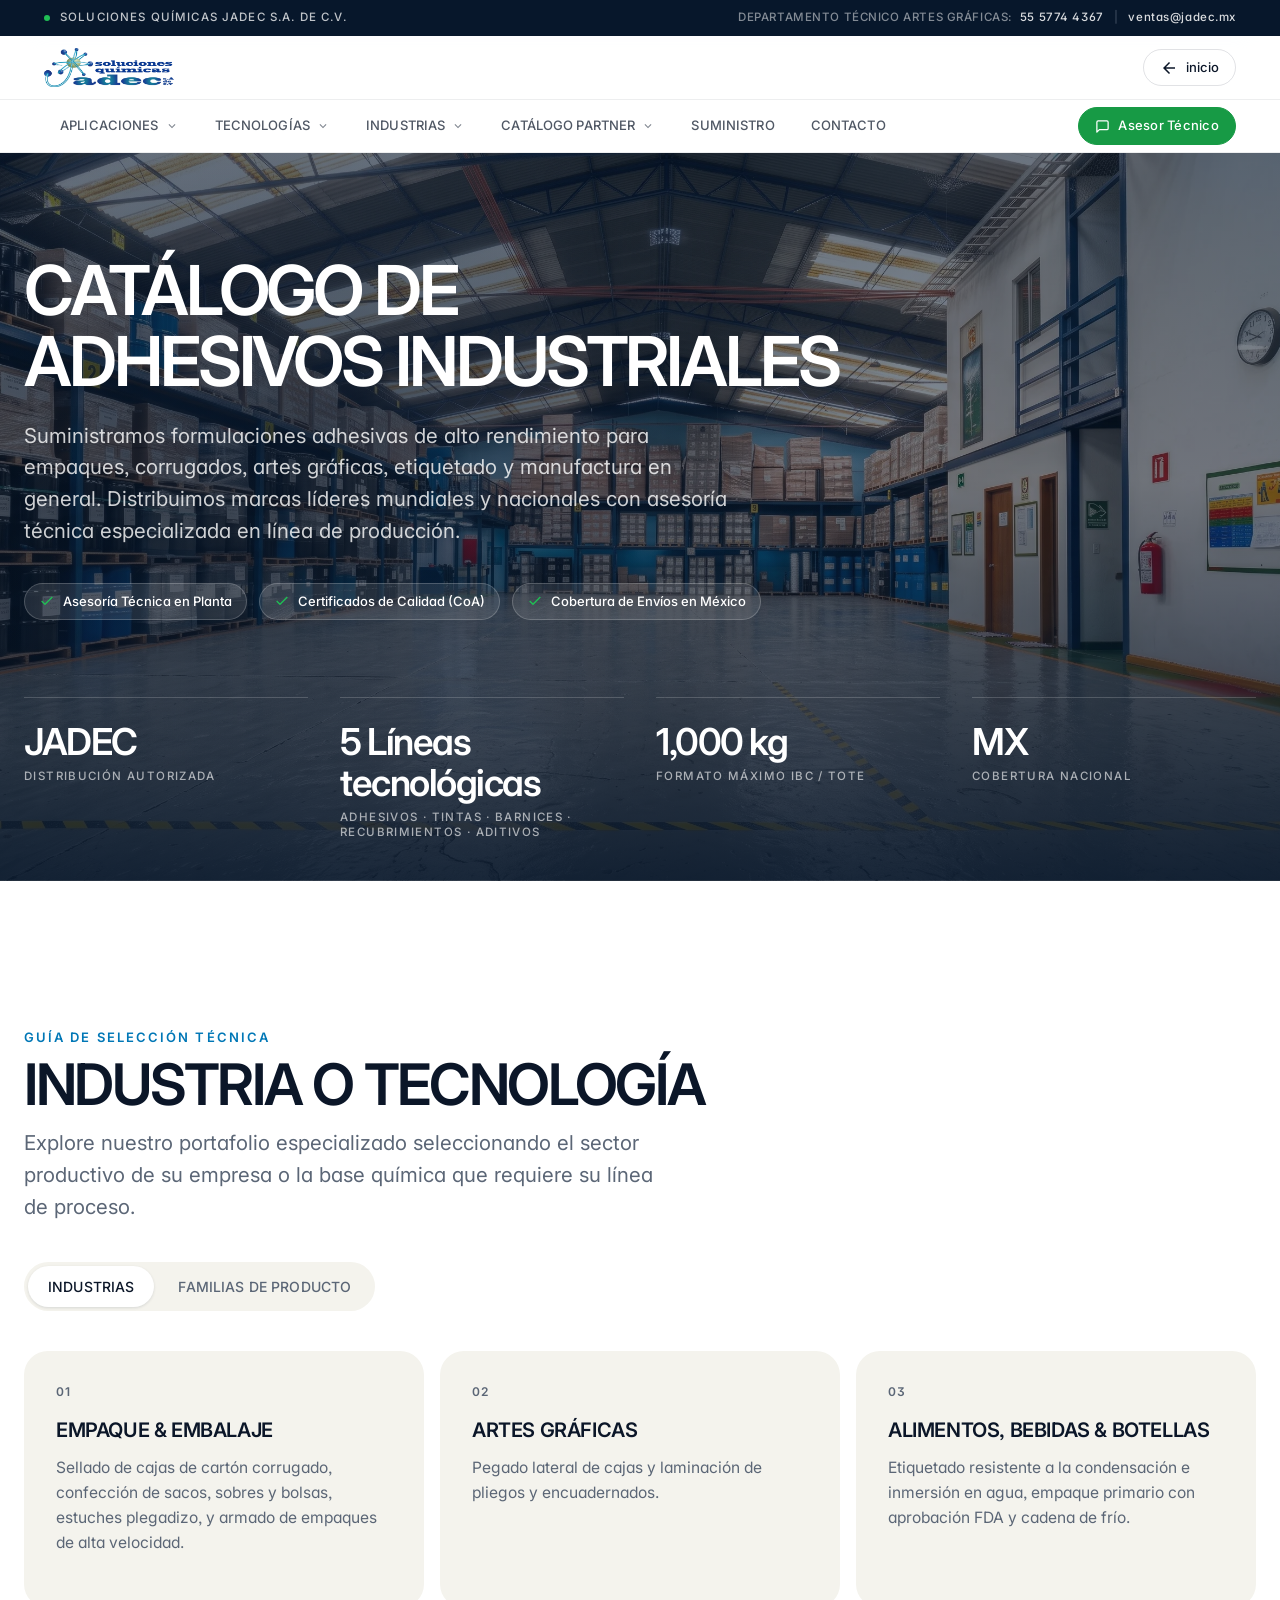
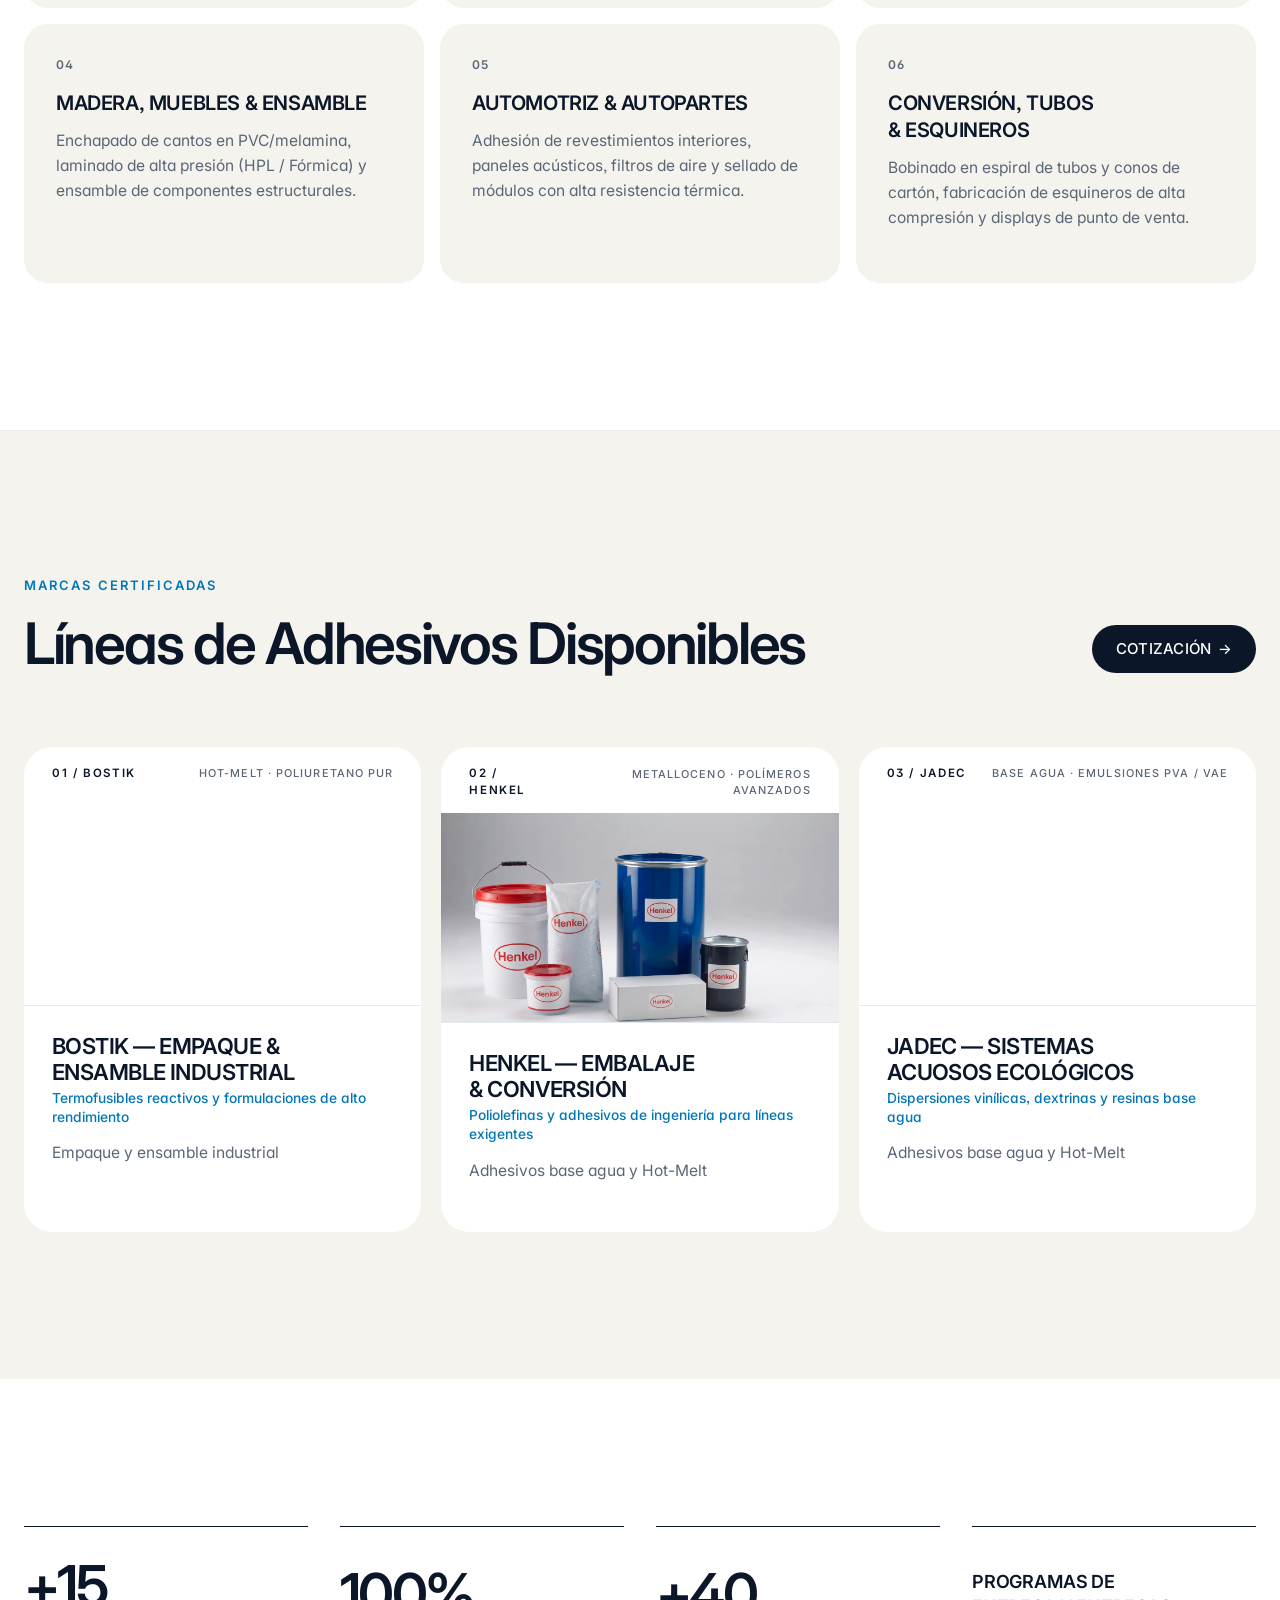
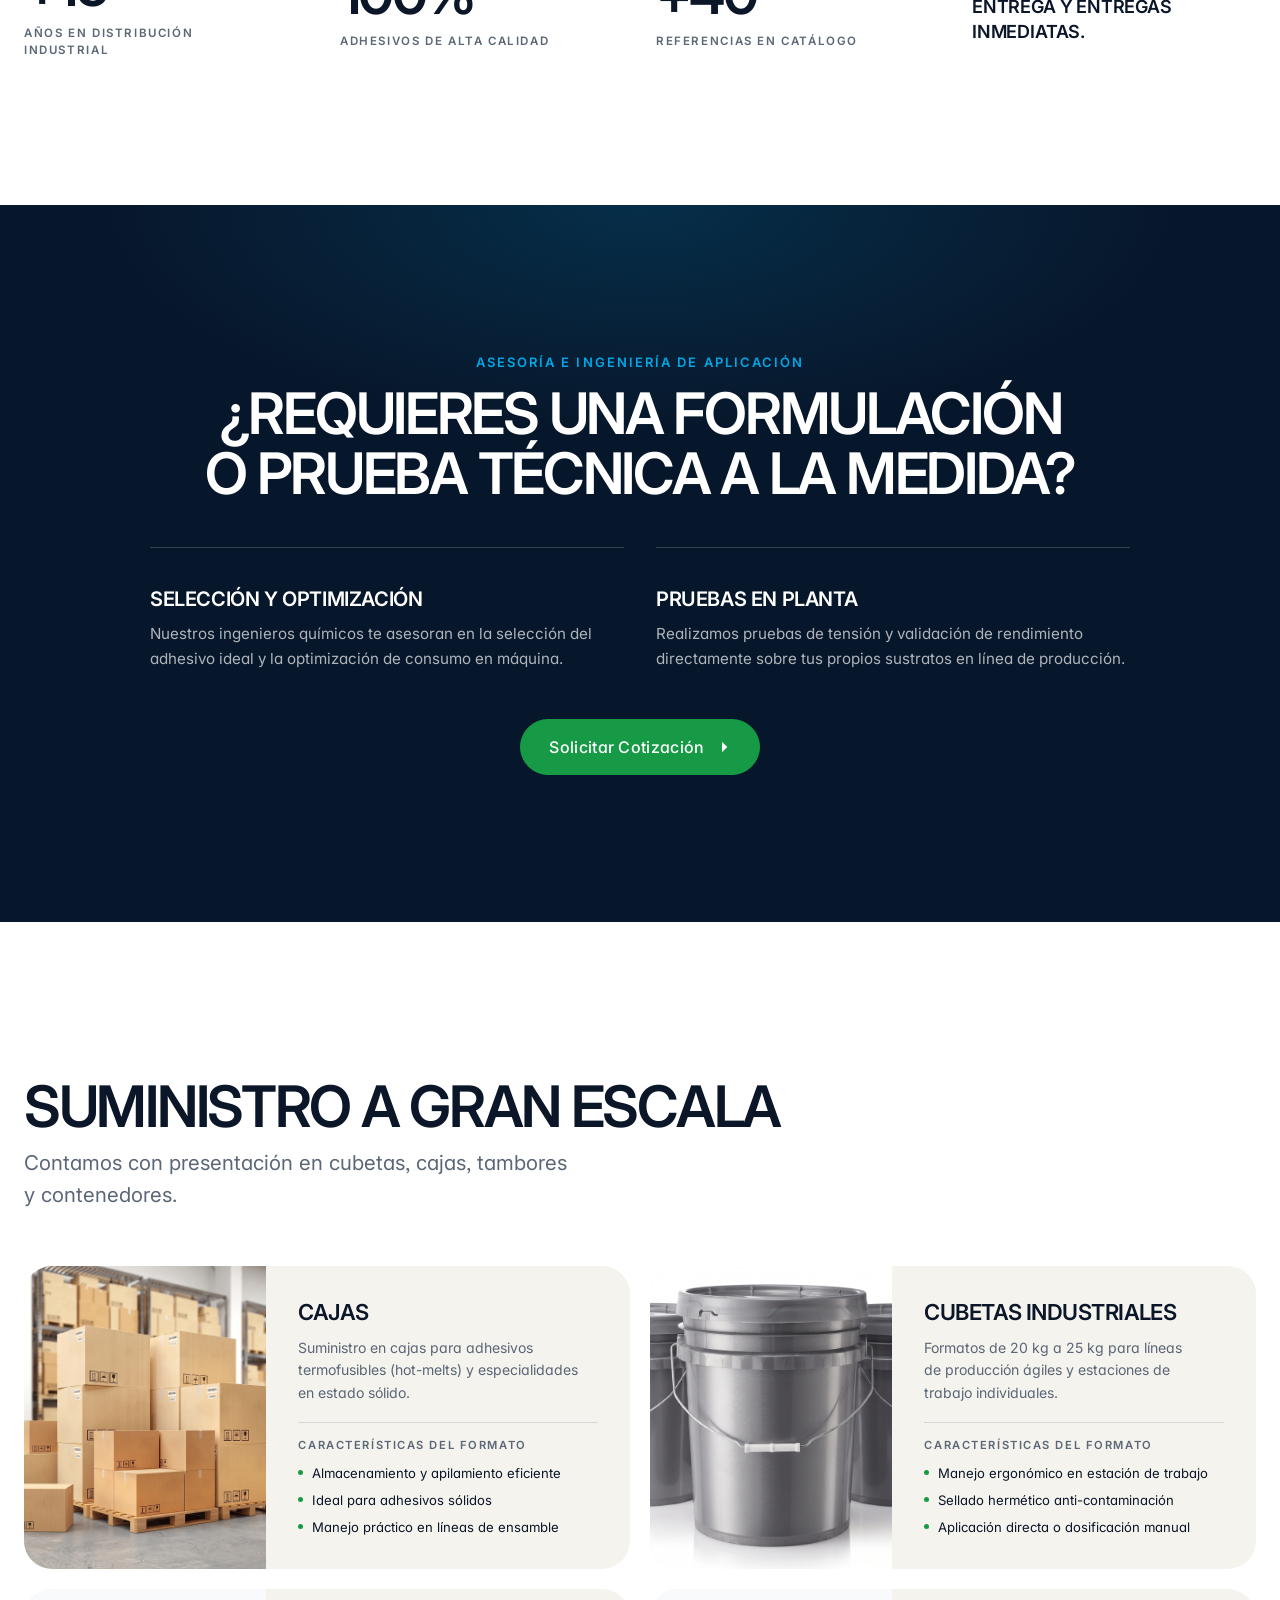
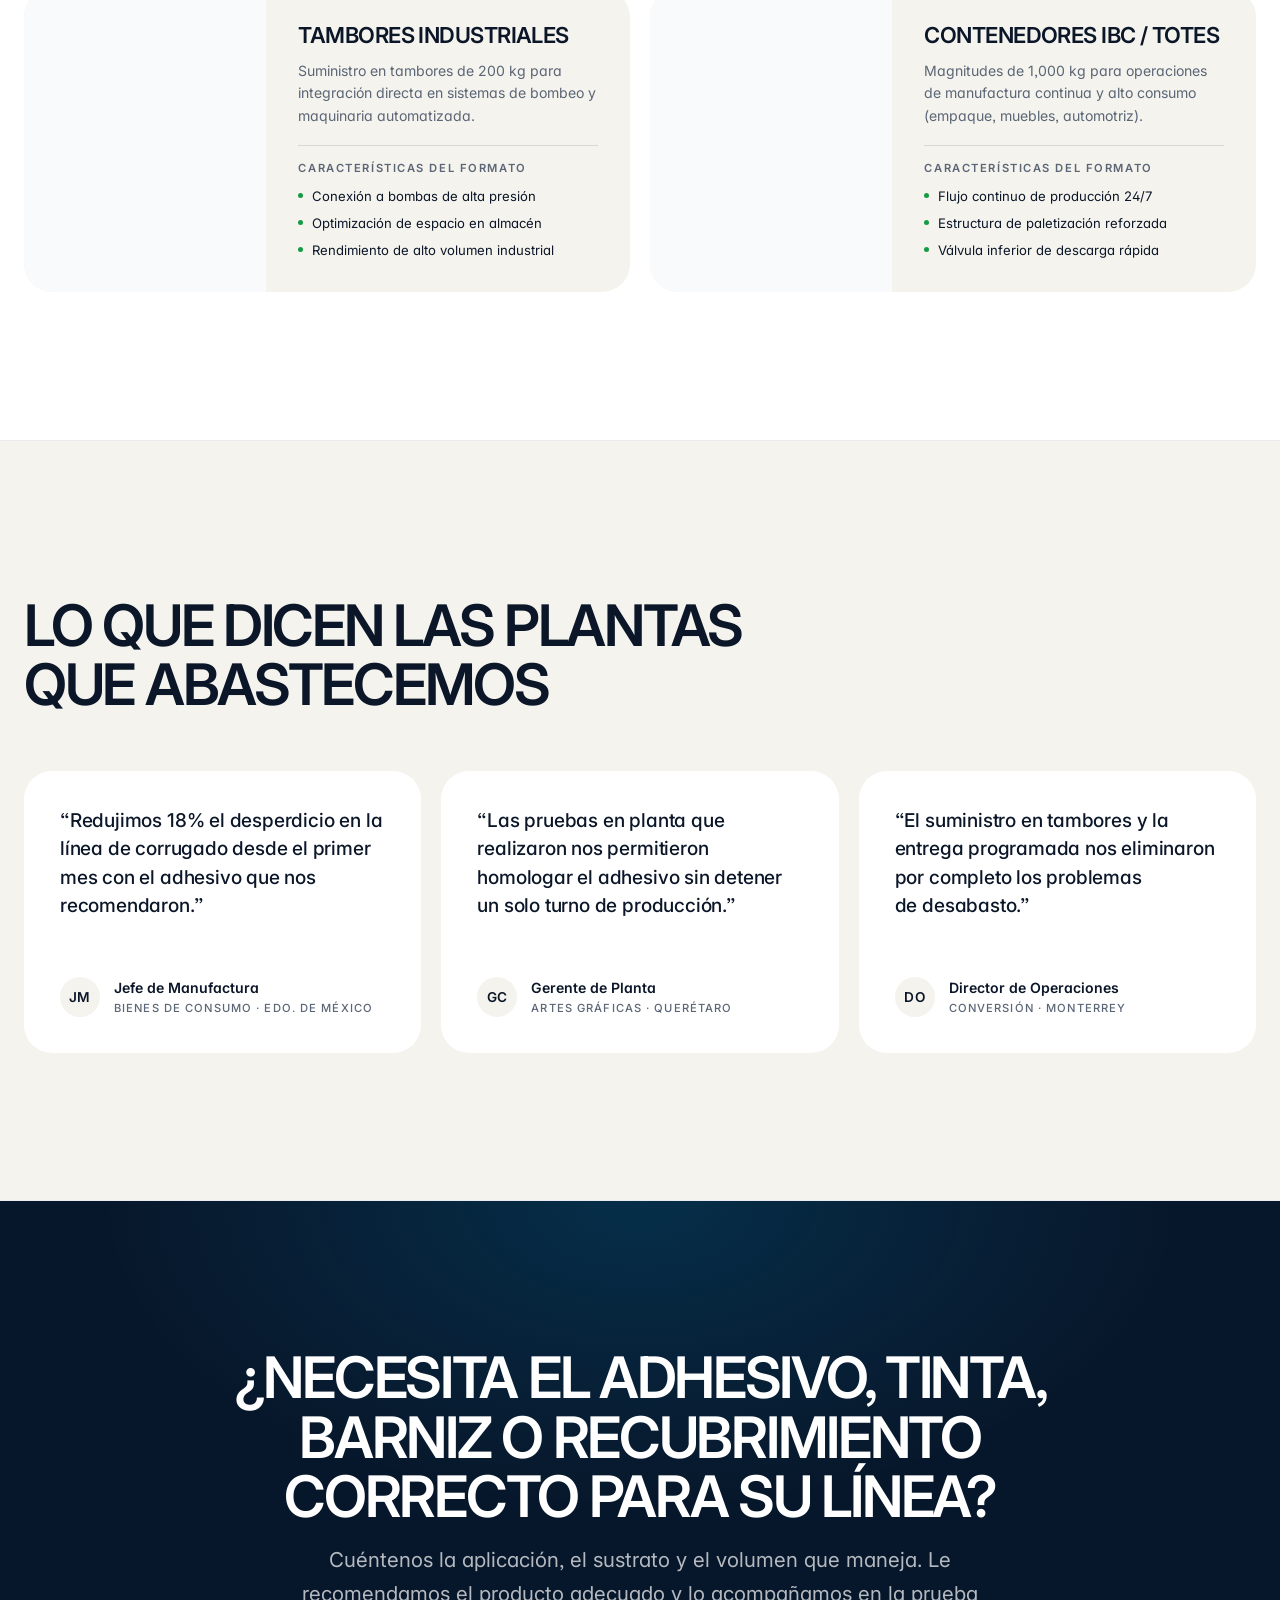
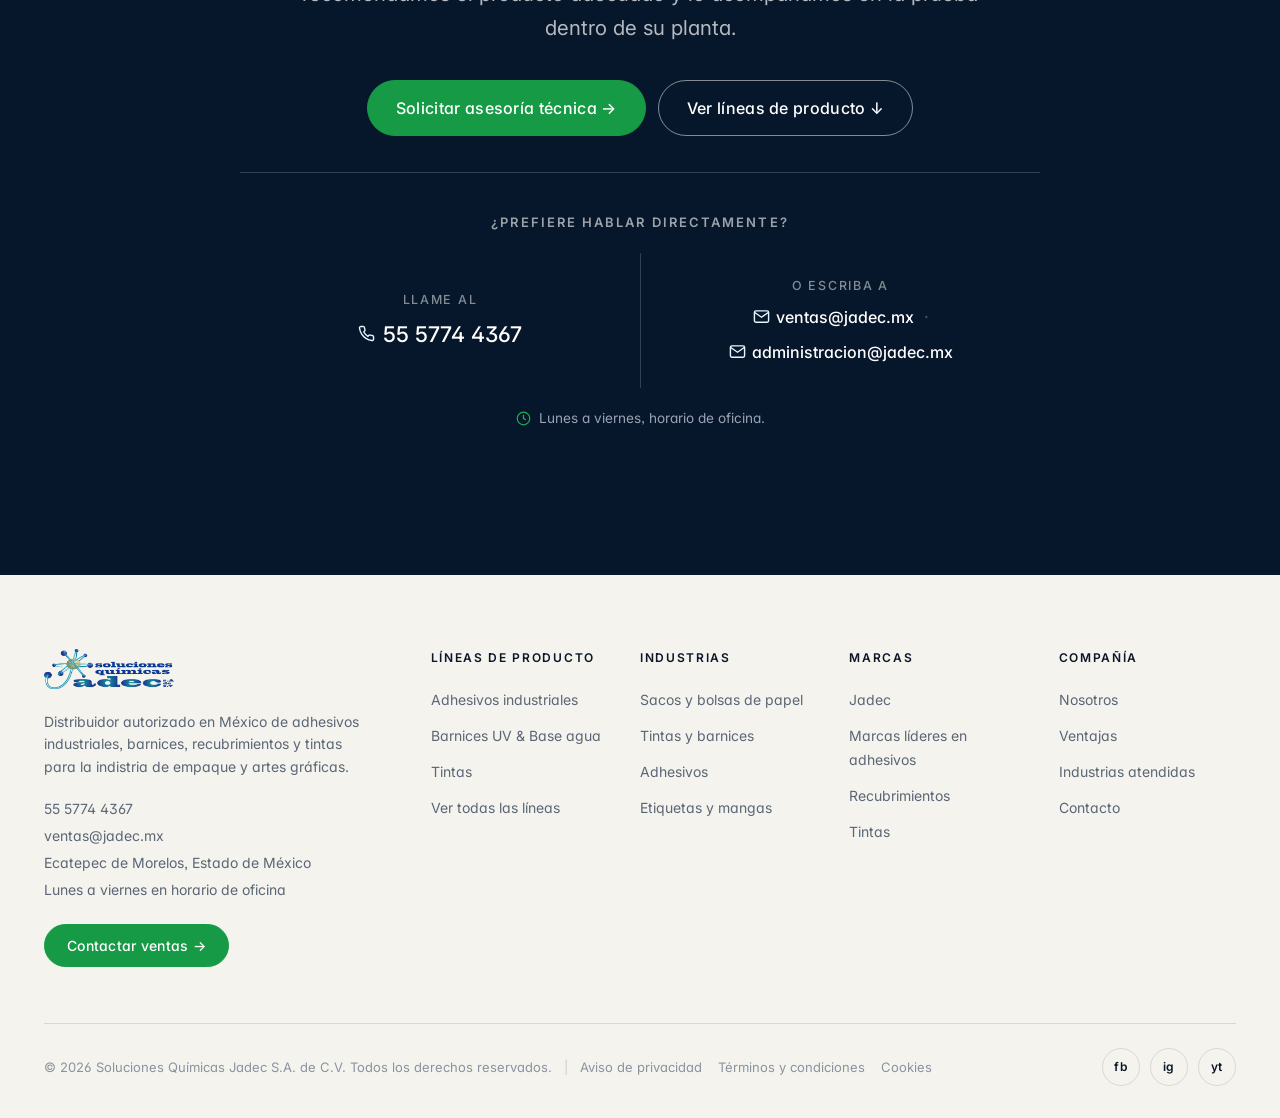
<file: adhesivos.html>
<!DOCTYPE html>
<html lang="es">
<head>
  <meta charset="UTF-8">
  <meta name="viewport" content="width=device-width, initial-scale=1.0">
  <meta name="author" content="Soluciones Químicas Jadec S.A. de C.V.">
  <meta name="robots" content="index, follow, max-image-preview:large, max-snippet:-1, max-video-preview:-1">
  <meta name="theme-color" content="#07172B">
  <meta name="format-detection" content="telephone=no">
  <link rel="alternate" hreflang="es-MX" href="https://www.jadec-quimica.com/adhesivos.html" />
  <meta name="description" content="Distribución mayorista de adhesivos industriales en México. Portafolio de marcas líderes: Bostik, H.B. Fuller, Pega Mat, Adhesivos GC y Migto. Asesoría técnica y suministro seguro.">
  <meta name="keywords" content="adhesivos industriales, adhesivos industriales mexico, distribuidor bostik mexico, hb fuller adhesivos, pega mat adhesivos, adhesivos gc, adhesivos migto, hot melt, adhesivos base agua, jadec soluciones quimicas">
  
  <link rel="canonical" href="https://www.jadec-quimica.com/adhesivos.html">
  <meta property="og:title" content="Adhesivos Industriales en México | Catálogo Oficial JADEC">
  <meta property="og:description" content="Suministro de adhesivos Bostik, HB Fuller, Pega Mat, GC y Migto para empaque, artes gráficas y manufactura. Asesoría en planta y entregas nacionales.">
  <meta property="og:image" content="https://www.jadec-quimica.com/og-image.jpg">
  <meta property="og:url" content="https://www.jadec-quimica.com/adhesivos.html">
  <meta property="og:type" content="website">
  <meta property="og:site_name" content="JADEC Soluciones Químicas">
  <meta property="og:locale" content="es_MX">
  <meta property="og:image:alt" content="Adhesivos Industriales en México | Catálogo Oficial JADEC">

  <!-- Twitter / X Cards -->
  <meta name="twitter:card" content="summary_large_image">
  <meta name="twitter:title" content="Adhesivos Industriales en México | Catálogo Oficial JADEC">
  <meta name="twitter:description" content="Suministro de adhesivos Bostik, HB Fuller, Pega Mat, GC y Migto para empaque, artes gráficas y manufactura. Asesoría en planta y entregas nacionales.">
  <meta name="twitter:image" content="https://www.jadec-quimica.com/og-image.jpg">
  <meta name="twitter:image:alt" content="Adhesivos Industriales en México | Catálogo Oficial JADEC">

  <!-- Datos estructurados (Schema.org) -->
  <script type="application/ld+json">
  {
    "@context": "https://schema.org",
    "@type": "BreadcrumbList",
    "itemListElement": [
      {
        "@type": "ListItem",
        "position": 1,
        "name": "Inicio",
        "item": "https://www.jadec-quimica.com/"
      },
      {
        "@type": "ListItem",
        "position": 2,
        "name": "Adhesivos Industriales",
        "item": "https://www.jadec-quimica.com/adhesivos.html"
      }
    ]
  }
  </script>

  <title>Catálogo de Adhesivos Industriales en México | JADEC Soluciones Químicas</title>

  <!-- Favicons y Accesos Directos Móviles -->
  <link rel="icon" type="image/x-icon" href="images/favicon/favicon.ico">
  <link rel="icon" type="image/png" sizes="32x32" href="images/favicon/favicon.ico">
  <link rel="icon" type="image/png" sizes="16x16" href="images/favicon/favicon.ico">
  <link rel="apple-touch-icon" sizes="180x180" href="images/favicon/favicon.ico">

  <!-- Google Fonts -->
  <link rel="preconnect" href="https://fonts.googleapis.com">
  <link rel="preconnect" href="https://fonts.gstatic.com" crossorigin>
  <link href="https://fonts.googleapis.com/css2?family=Inter:wght@300;400;500;600;700;800&display=swap" rel="stylesheet">

  <!-- Hojas de Estilo Separadas -->
  <link rel="stylesheet" href="css/style.css">
  <link rel="stylesheet" href="css/home.css">
  <link rel="stylesheet" href="css/modal.css">
  <link rel="stylesheet" href="css/adhesivos.css">
  <!-- Capa visual premium (solo presentación; se carga al final para sobrescribir) -->
  <link rel="stylesheet" href="css/premium-core.css">
  <link rel="stylesheet" href="css/premium-adhesivos.css">
</head>
<body>

  <!-- Topbar Superior Corporativa -->
  <aside class="topbar" aria-label="Contacto del Departamento Técnico">
    <div class="topbar-container">
      <!-- Columna Izquierda: Identidad y Línea Autorizada -->
      <div class="topbar-brand-meta">
        <span class="topbar-dot-orange" aria-hidden="true"></span>
        <span class="topbar-brand-text">SOLUCIONES QUÍMICAS JADEC S.A. DE C.V.</span>
      </div>

      <!-- Columna Derecha: Departamento Técnico y Contacto Directo -->
      <div class="topbar-tech-contact">
        <span class="topbar-tech-label">DEPARTAMENTO TÉCNICO ARTES GRÁFICAS:</span>
        <a href="tel:+525557744367" class="topbar-tech-link">55 5774 4367</a>
        <span class="topbar-tech-sep">|</span>
        <a href="mailto:ventas@jadec.mx" class="topbar-tech-link">ventas@jadec.mx</a>
      </div>
    </div>
  </aside>

  <!-- Header Principal -->
  <header class="site">
    <div class="header-container">
      <a href="index.html" class="logo" aria-label="JADEC Soluciones Químicas - Inicio">
        <img src="images/logo/jadec-logo.png" alt="Logotipo Corporativo de JADEC Soluciones Químicas" class="logo-img" width="180" height="48">
      </a>

      <div class="header-actions">
        <a href="index.html" class="btn btn-primary" aria-label="Regresar a la página de Inicio">
          <svg class="btn-icon" viewBox="0 0 24 24" aria-hidden="true"><path fill="currentColor" d="M20 11H7.83l5.59-5.59L12 4l-8 8 8 8 1.41-1.41L7.83 13H20v-2z"/></svg>
          <span>inicio</span>
        </a>
      </div>
      </div>
      </header>

<!-- Cenefa de Subnavegación de Catálogo (Flexbox en la misma fila horizontal) -->
      <nav class="cenefa-adhesivos" aria-label="Subnavegación de Catálogo">
      <div class="cenefa-container">
      
      <!-- Menú Horizontal de Categorías (Misma Altura) -->
      <ul class="cenefa-nav-list" id="cenefaNavList">
        
<!-- 1. APLICACIONES -->
          <li class="cenefa-nav-item has-megamenu">
          <button type="button" class="cenefa-toggle" aria-expanded="false" aria-controls="mega-aplicaciones">
          <span>APLICACIONES</span>
          <svg class="cenefa-chevron" viewBox="0 0 24 24" aria-hidden="true"><path fill="currentColor" d="M7.41 8.59L12 13.17l4.59-4.58L18 10l-6 6-6-6 1.41-1.41z"/></svg>
          </button>
          
          <div class="megamenu-panel" id="mega-aplicaciones" role="region" aria-label="Menú de Aplicaciones">
          <div class="megamenu-container">
          <div class="megamenu-header">
              <h4 class="megamenu-title">Aplicaciones Industriales de Adhesión</h4>
              <p class="megamenu-desc">Soluciones químicas diseñadas para optimizar la velocidad de línea y la fuerza de unión.</p>
              </div>
          <div class="megamenu-grid">
              <div class="megamenu-col">
              <span class="megamenu-col-title">Empaque &amp; Embalaje</span>
              <ul class="megamenu-links">
                    <li><a href="#catalogo-adhesivos" class="megamenu-link">Sellado de Cajas de Cartón y Corrugados</a></li>
                    <li><a href="#catalogo-adhesivos" class="megamenu-link">Etiquetado de Botellas de Vidrio y PET</a></li>
                    <li><a href="#catalogo-adhesivos" class="megamenu-link">Confección de Bolsas y Sacos Multipliego</a></li>
                    <li><a href="#catalogo-adhesivos" class="megamenu-link">Formación de Bandejas y Estuches</a></li>
                </ul>
                </div>
                <div class="megamenu-col">
                <span class="megamenu-col-title">Conversión de Papel &amp; Artes Gráficas</span>
                <ul class="megamenu-links">
                    <li><a href="#catalogo-adhesivos" class="megamenu-link">Encuadernación y Lomo de Libros</a></li>
                    <li><a href="#catalogo-adhesivos" class="megamenu-link">Pegado de Ventanas en Cajas Plegadizas</a></li>
                    <li><a href="#catalogo-adhesivos" class="megamenu-link">Fabricación de Tubos Espiralados y Esquineros</a></li>
                    <li><a href="#catalogo-adhesivos" class="megamenu-link">Laminado de Papel a Cartón Sulfatado</a></li>
                </ul>
                </div>
                <div class="megamenu-col">
                  <span class="megamenu-col-title">Madera, Mueble &amp; Ensamble</span>
                  <ul class="megamenu-links">
                    <li><a href="#catalogo-adhesivos" class="megamenu-link">Enchapado de Cantos (Edgebanding)</a></li>
                    <li><a href="#catalogo-adhesivos" class="megamenu-link">Laminado de Alta Presión (HPL / Fórmica)</a></li>
                    <li><a href="#catalogo-adhesivos" class="megamenu-link">Ensamble Estructural de Espigas y Ensambles</a></li>
                    <li><a href="#catalogo-adhesivos" class="megamenu-link">Pegado de Espumas y Tapicería</a></li>
                  </ul>
                  </div>
                <div class="megamenu-card-featured">
                  <div class="featured-badge">Asesoría en Planta</div>
                  <h5 class="featured-title">¿Dudas con tu sustrato?</h5>
                  <p class="featured-text">Realizamos pruebas de tensión y adherencia en tus líneas de producción.</p>
                  <button type="button" class="btn btn-primary btn-sm" data-open-modal>Asesoría</button>
                </div>
                </div>
                </div>
                </div>
                </li>

 <!-- 2. TECNOLOGÍAS -->
          <li class="cenefa-nav-item has-megamenu">
          <a href="#explorar-portafolio" class="cenefa-toggle" aria-expanded="false" aria-controls="mega-tecnologias">
            <span>TECNOLOGÍAS</span>
            <svg class="cenefa-chevron" viewBox="0 0 24 24" aria-hidden="true"><path fill="currentColor" d="M7.41 8.59L12 13.17l4.59-4.58L18 10l-6 6-6-6 1.41-1.41z"/></svg>
          </a>
          
          <div class="megamenu-panel" id="mega-tecnologias" role="region" aria-label="Menú de Tecnologías">
          <div class="megamenu-container">
          <div class="megamenu-header">
          <h4 class="megamenu-title">Bases Químicas &amp; Polímeros Especializados</h4>
          <p class="megamenu-desc">Formulaciones certificadas de alto desempeño adaptadas a cada método de aplicación.</p>
          </div>
          <div class="megamenu-grid megamenu-grid-4col">
          <div class="megamenu-col">
                  <span class="megamenu-col-title">Hot Melt (Termofusibles)</span>
                  <ul class="megamenu-links">
                    <li><a href="#catalogo-adhesivos" class="megamenu-link">EVA (Etilén Vinil Acetato)</a></li>
                    <li><a href="#catalogo-adhesivos" class="megamenu-link">Metalloceno de Alta Estabilidad</a></li>
                    <li><a href="#catalogo-adhesivos" class="megamenu-link">PSA (Sensibles a la Presión)</a></li>
                    <li><a href="#catalogo-adhesivos" class="megamenu-link">Poliuretano Reactivo (PUR)</a></li>
                  </ul>
                  </div>
                  <div class="megamenu-col">
                  <span class="megamenu-col-title">Base Agua (Acuosos)</span>
                  <ul class="megamenu-links">
                    <li><a href="#catalogo-adhesivos" class="megamenu-link">PVA / PVAc (Acetato de Polivinilo)</a></li>
                    <li><a href="#catalogo-adhesivos" class="megamenu-link">EVA (Etilén Vinil Acetato)</a></li>
                    <li><a href="#catalogo-adhesivos" class="megamenu-link">Dextrinas &amp; Almidones Modificados</a></li>
                    <li><a href="#catalogo-adhesivos" class="megamenu-link">Látex Acrílico y Caucho Natural</a></li>
                  </ul>
                  </div>
                  <div class="megamenu-col">
                  <span class="megamenu-col-title">Contacto &amp; Solventes</span>
                  <ul class="megamenu-links">
                    <li><a href="#catalogo-adhesivos" class="megamenu-link">Policloropreno (Neopreno)</a></li>
                    <li><a href="#catalogo-adhesivos" class="megamenu-link">Poliuretanos Base Solvente</a></li>
                    <li><a href="#catalogo-adhesivos" class="megamenu-link">Solventes Reductores &amp; Limpiadores</a></li>
                  </ul>
                  </div>
                  <div class="megamenu-col">
                  <span class="megamenu-col-title">Estructurales &amp; Especiales</span>
                  <ul class="megamenu-links">
                    <li><a href="#catalogo-adhesivos" class="megamenu-link">Cianoacrilatos Instantáneos</a></li>
                    <li><a href="#catalogo-adhesivos" class="megamenu-link">Epóxicos Bicomponentes</a></li>
                    <li><a href="#catalogo-adhesivos" class="megamenu-link">Silanos Modificados (MS Polímeros)</a></li>
                  </ul>
                  </div>
                  </div>
                  </div>
                  </div>
                  </li>

<!-- 3. INDUSTRIAS -->
          <li class="cenefa-nav-item has-megamenu">
          <button type="button" class="cenefa-toggle" aria-expanded="false" aria-controls="mega-industrias">
            <span>INDUSTRIAS</span>
            <svg class="cenefa-chevron" viewBox="0 0 24 24" aria-hidden="true"><path fill="currentColor" d="M7.41 8.59L12 13.17l4.59-4.58L18 10l-6 6-6-6 1.41-1.41z"/></svg>
          </button>
          
          <div class="megamenu-panel" id="mega-industrias" role="region" aria-label="Menú de Industrias">
            <div class="megamenu-container">
            <div class="megamenu-header">
            <h4 class="megamenu-title">Sectores Productivos Atendidos</h4>
            <p class="megamenu-desc">Abastecimiento confiable y homologación técnica para plantas manufactureras en México.</p>
            </div>
            <div class="megamenu-grid">
            <div class="megamenu-col">
            <span class="megamenu-col-title">Alimentos &amp; Bebidas</span>
            <ul class="megamenu-links">
                    <li><a href="#catalogo-adhesivos" class="megamenu-link">Empaque Primario y Secundario (FDA)</a></li>
                    <li><a href="#catalogo-adhesivos" class="megamenu-link">Etiquetado Resistente a la Humedad y Hielo</a></li>
                    <li><a href="#catalogo-adhesivos" class="megamenu-link">Cajas para Congelación y Cadena Fría</a></li>
                  </ul>
                  </div>
                  <div class="megamenu-col">
                  <span class="megamenu-col-title">Artes Gráficas &amp; Editorial</span>
                  <ul class="megamenu-links">
                    <li><a href="#catalogo-adhesivos" class="megamenu-link">Imprentas Comerciales y Editoriales</a></li>
                    <li><a href="#catalogo-adhesivos" class="megamenu-link">Fabricantes de Cajas Plegadizas y Microcorrugado</a></li>
                    <li><a href="#catalogo-adhesivos" class="megamenu-link">Sobres, Bolsas de Boutique y Displays</a></li>
                  </ul>
                  </div>
                  <div class="megamenu-col">
                  <span class="megamenu-col-title">Manufactura &amp; Construcción</span>
                  <ul class="megamenu-links">
                    <li><a href="#catalogo-adhesivos" class="megamenu-link">Muebles de Madera, Melamina y Cocinas</a></li>
                    <li><a href="#catalogo-adhesivos" class="megamenu-link">Colchones, Hule Espuma y Tapicería</a></li>
                    <li><a href="#catalogo-adhesivos" class="megamenu-link">Industria Automotriz y Autopartes</a></li>
                </ul>
                </div>
                </div>
                </div>
                </div>
                </li>

          

<!-- 4. PARTNER -->
          <li class="cenefa-nav-item has-megamenu">
          <button type="button" class="cenefa-toggle" aria-expanded="false" aria-controls="mega-partner">
            <span>CATÁLOGO PARTNER</span>
            <svg class="cenefa-chevron" viewBox="0 0 24 24" aria-hidden="true"><path fill="currentColor" d="M7.41 8.59L12 13.17l4.59-4.58L18 10l-6 6-6-6 1.41-1.41z"/></svg>
          </button>
          
          <div class="megamenu-panel" id="mega-partner" role="region" aria-label="Menú de Marcas Partner">
          <div class="megamenu-container">
          <div class="megamenu-header">
                <h4 class="megamenu-title">Alianzas Estratégicas &amp; Marcas Representadas</h4>
                <p class="megamenu-desc">Distribuidores autorizados de fabricantes globales y nacionales líderes en adhesión.</p>
          </div>
          <div class="megamenu-brands-grid">
                <a href="#catalogo-adhesivos" class="partner-card">
                <span class="partner-brand-name">Bostik</span>
                <span class="partner-brand-tag">Sistemas Hot Melt &amp; Poliuretanos</span>
                </a>
                <a href="#catalogo-adhesivos" class="partner-card">
                  <span class="partner-brand-name">H.B. Fuller</span>
                  <span class="partner-brand-tag">Polímeros de Alto Rendimiento</span>
                </a>
                <a href="#catalogo-adhesivos" class="partner-card">
                  <span class="partner-brand-name">Pega Mat</span>
                  <span class="partner-brand-tag">Adhesivos Acuosos &amp; Emulsiones</span>
                </a>
                <a href="#catalogo-adhesivos" class="partner-card">
                  <span class="partner-brand-name">Adhesivos GC</span>
                  <span class="partner-brand-tag">Conversión &amp; Artes Gráficas</span>
                </a>
                <a href="#catalogo-adhesivos" class="partner-card">
                  <span class="partner-brand-name">Migtor</span>
                  <span class="partner-brand-tag">Contacto &amp; Sintéticos</span>
                </a>
                <a href="#catalogo-adhesivos" class="partner-card">
                  <span class="partner-brand-name">Mathiesen</span>
                  <span class="partner-brand-tag">Adhesión Industrial</span>
                </a>
                <a href="#catalogo-adhesivos" class="partner-card">
                  <span class="partner-brand-name">Biglue</span>
                  <span class="partner-brand-tag">adhesivos termofusibles</span>
                </a>
                </div>
                </div>
                </div>
                </li>

 <!-- 5. FORMATOS DE SUMINISTRO (Enlace Directo) -->
        <li class="cenefa-nav-item">
        <a href="#formatos" class="cenefa-direct-link">
        <span>SUMINISTRO</span>
        </a>
        </li>       

<!-- 6. CONTACTO (Enlace Directo) -->
        <li class="cenefa-nav-item">
        <a href="#contacto" class="cenefa-direct-link">
        <span>CONTACTO</span>
        </a>
        </li>
        </ul>

<!-- Lado Derecho: Botón Asesor Técnico (Outline Verde) y Menú Hamburguesa Móvil -->
          <div class="cenefa-actions">
          <button type="button" class="cenefa-btn-advisor" data-open-modal aria-label="Solicitar Asesor Técnico">
          <svg class="cenefa-advisor-icon" viewBox="0 0 24 24" fill="none" stroke="currentColor" stroke-width="2" stroke-linecap="round" stroke-linejoin="round" aria-hidden="true">
          <path d="M21 15a2 2 0 0 1-2 2H7l-4 4V5a2 2 0 0 1 2-2h14a2 2 0 0 1 2 2z"></path>
          </svg>
          <span>Asesor Técnico</span>
          </button>
          <button type="button" class="cenefa-mobile-toggle" id="cenefaToggleBtn" aria-label="Abrir menú de catálogo" aria-expanded="false" aria-controls="cenefaNavList">
            <svg class="cenefa-burger-icon" viewBox="0 0 24 24" fill="none" stroke="currentColor" stroke-width="2" stroke-linecap="round" stroke-linejoin="round" aria-hidden="true">
              <line x1="3" y1="12" x2="21" y2="12"></line>
              <line x1="3" y1="6" x2="21" y2="6"></line>
              <line x1="3" y1="18" x2="21" y2="18"></line>
            </svg>
          </button>
          </div>
          </div>
          </nav>

<!-- Contenido Principal -->
       <main id="main-content">

<!-- Banner Hero Corto de la Sección Adhesivos -->
        <section class="page-hero">
        <div class="page-hero-container">
        <div class="page-hero-header">
          
          
          <h1 class="page-hero-title">CATÁLOGO DE ADHESIVOS INDUSTRIALES</h1>
          <p class="page-hero-desc">
            Suministramos formulaciones adhesivas de alto rendimiento para empaques, corrugados, artes gráficas, etiquetado y manufactura en general. Distribuimos marcas líderes mundiales y nacionales con asesoría técnica especializada en línea de producción.
          </p>
          <div class="page-hero-badges">
            <span class="hero-pill">
              <svg viewBox="0 0 24 24" fill="none" stroke="currentColor" stroke-width="2" aria-hidden="true"><path d="M20 6L9 17l-5-5"/></svg>
              Asesoría Técnica en Planta
            </span>
            <span class="hero-pill">
              <svg viewBox="0 0 24 24" fill="none" stroke="currentColor" stroke-width="2" aria-hidden="true"><path d="M20 6L9 17l-5-5"/></svg>
              Certificados de Calidad (CoA)
            </span>
            <span class="hero-pill">
              <svg viewBox="0 0 24 24" fill="none" stroke="currentColor" stroke-width="2" aria-hidden="true"><path d="M20 6L9 17l-5-5"/></svg>
              Cobertura de Envíos en México
            </span>
            </div>
            </div>

<!-- Cuadrícula de Bloques de Estadísticas (Stats Cards) -->
        <div class="hero-stats-grid">
          <div class="hero-stat-card">
            <span class="stat-value">JADEC</span>
            <span class="stat-label">Distribución autorizada</span>
          </div>
          <div class="hero-stat-card">
            <span class="stat-value">5 Líneas tecnológicas</span>
            <span class="stat-label">ADHESIVOS &middot; TINTAS &middot; BARNICES &middot; RECUBRIMIENTOS &middot; ADITIVOS</span>
               
          </div>
          <div class="hero-stat-card">
            <span class="stat-value">1,000 kg</span>
            <span class="stat-label">Formato máximo IBC / tote</span>
          </div>
          <div class="hero-stat-card">
            <span class="stat-value">MX</span>
            <span class="stat-label">Cobertura nacional</span>
          </div>
          </div>
          </div>
          </section>

<!-- Transición Visual de Ondas (.hero-wave-transition) -->
       <div class="hero-wave-transition" aria-hidden="true"></div>

<!-- Sección de Filtrado por Pestañas (Industrias / Familias de Producto) -->
        <section class="section-tabs-filter" id="explorar-portafolio">
        <div class="tabs-filter-container">
        
<!-- Encabezado de Sección -->
          <div class="tabs-filter-header">
          <span class="tabs-filter-kicker">Guía de Selección Técnica</span>
          <h2 class="tabs-filter-title">INDUSTRIA O TECNOLOGÍA</h2>
          <p class="tabs-filter-desc">
            Explore nuestro portafolio especializado seleccionando el sector productivo de su empresa o la base química que requiere su línea de proceso.
          </p>
          </div>

<!-- Controles de Pestañas (Tabs Nav) -->
          <div class="tabs-nav" role="tablist" aria-label="Filtro de Catálogo">
          <button type="button" class="tab-btn is-active" role="tab" aria-selected="true" aria-controls="tab-pane-industrias" id="tab-industrias-btn" data-tab-target="tab-pane-industrias">
            <span>INDUSTRIAS</span>
          </button>
          <button type="button" class="tab-btn" role="tab" aria-selected="false" aria-controls="tab-pane-tecnologias" id="tab-tecnologias-btn" data-tab-target="tab-pane-tecnologias">
            <span>FAMILIAS DE PRODUCTO</span>
          </button>
          </div>

<!-- Contenido de las Pestañas -->
           <div class="tabs-content">
          
<!-- Pestaña 1: INDUSTRIAS (Activa por defecto) -->
            <div class="tab-pane is-active" id="tab-pane-industrias" role="tabpanel" aria-labelledby="tab-industrias-btn">
            <div class="tab-grid">
              
<!-- Card 1 -->
              <article class="tab-card">
                <div class="tab-card-header">
                  <span class="tab-card-badge">01</span>
                </div>
                <h3 class="tab-card-title">EMPAQUE &amp; EMBALAJE</h3>
                <p class="tab-card-desc">
                  Sellado de cajas de cartón corrugado, confección de sacos, sobres y bolsas, estuches plegadizo, y armado de empaques de alta velocidad.
                </p>
              </article>

<!-- Card 2 -->
              <article class="tab-card">
                <div class="tab-card-header">
                  <span class="tab-card-badge">02</span>
                </div>
                <h3 class="tab-card-title">ARTES GRÁFICAS</h3>
                <p class="tab-card-desc">
                  Pegado lateral de cajas y laminación de pliegos y encuadernados.
                </p>
              </article>

<!-- Card 3 -->
              <article class="tab-card">
                <div class="tab-card-header">
                  <span class="tab-card-badge">03</span>
                </div>
                <h3 class="tab-card-title">ALIMENTOS, BEBIDAS &amp; BOTELLAS</h3>
                <p class="tab-card-desc">
                  Etiquetado resistente a la condensación e inmersión en agua, empaque primario con aprobación FDA y cadena de frío.
                </p>
              </article>


<!-- Card 4 -->
              <article class="tab-card">
                <div class="tab-card-header">
                  <span class="tab-card-badge">04</span>
                </div>
                <h3 class="tab-card-title">MADERA, MUEBLES &amp; ENSAMBLE</h3>
                <p class="tab-card-desc">
                  Enchapado de cantos en PVC/melamina, laminado de alta presión (HPL / Fórmica) y ensamble de componentes estructurales.
                </p>
              </article>

<!-- Card 5 -->
              <article class="tab-card">
                <div class="tab-card-header">
                  <span class="tab-card-badge">05</span>
                </div>
                <h3 class="tab-card-title">AUTOMOTRIZ &amp; AUTOPARTES</h3>
                <p class="tab-card-desc">
                  Adhesión de revestimientos interiores, paneles acústicos, filtros de aire y sellado de módulos con alta resistencia térmica.
                </p>
              </article>

<!-- Card 6 -->
              <article class="tab-card">
                <div class="tab-card-header">
                  <span class="tab-card-badge">06</span>
                </div>
                <h3 class="tab-card-title">CONVERSIÓN, TUBOS &amp; ESQUINEROS</h3>
                <p class="tab-card-desc">
                  Bobinado en espiral de tubos y conos de cartón, fabricación de esquineros de alta compresión y displays de punto de venta.
                </p>
              </article>
              </div>
              </div>

<!-- Pestaña 2: FAMILIAS DE PRODUCTO / TECNOLOGÍAS -->
            <div class="tab-pane" id="tab-pane-tecnologias" role="tabpanel" aria-labelledby="tab-tecnologias-btn">
            <div class="tab-grid">
              
<!-- Tech Card 1 -->
               <article class="tab-card">
                <div class="tab-card-header">
                  <span class="tab-card-badge">HM</span>
                </div>
                <h3 class="tab-card-title">HOT MELT (TERMOFUSIBLES)</h3>
                <p class="tab-card-desc">
                  Formulaciones en base EVA, Poliolefinas / Metalloceno y PSA para dosificación en caliente con fraguado en milisegundos.
                </p>
              </article>

<!-- Tech Card 2 -->
              <article class="tab-card">
                <div class="tab-card-header">
                  <span class="tab-card-badge">WB</span>
                </div>
                <h3 class="tab-card-title">BASE AGUA (ACUOSOS)</h3>
                <p class="tab-card-desc">
                  Emulsiones de acetato de polivinilo (PVA / PVAc), EVA, dextrinas y resinas acuosas ecológicas libres de solventes.
                </p>
              </article>

<!-- Tech Card 3 -->
              <article class="tab-card">
                <div class="tab-card-header">
                  <span class="tab-card-badge">CO</span>
                </div>
                <h3 class="tab-card-title">ADHESIVOS DE CONTACTO</h3>
                <p class="tab-card-desc">
                  Formulaciones a base de policloropreno (neopreno) y solventes de alto rendimiento para pegado instantáneo bajo presión.
                </p>
              </article>

<!-- Tech Card 4 -->
              <article class="tab-card">
                <div class="tab-card-header">
                  <span class="tab-card-badge">PUR</span>
                </div>
                <h3 class="tab-card-title">POLIURETANO REACTIVO (PUR)</h3>
                <p class="tab-card-desc">
                  Adhesivos que reticulan con la humedad ambiental, generando una unión termofija ultra resistente al calor, agua y químicos.
                </p>
              </article>

<!-- Tech Card 6 -->
              <article class="tab-card">
                <div class="tab-card-header">
                  <span class="tab-card-badge">CS</span>
                </div>
                <h3 class="tab-card-title">CONVERSIÓN &amp; CARTONAJE</h3>
                <p class="tab-card-desc">
                  Gomas sintéticas de alta viscosidad y fraguado rápido diseñadas para rodillos aplicadores en líneas de producción continua.
                </p>
              </article>
            </div>
            </div>
            </div>
            </div>
            </section>

<!-- Sección de Catálogo: Showcase Grid con 5 Marcas -->
        <section class="section" id="catalogo-adhesivos">
        <div class="section-container">
        <div class="section-header flex-between">
          <div>
            <span class="section-subtitle">Marcas Certificadas</span>
            <h2 class="section-title">Líneas de Adhesivos Disponibles</h2>
          </div>
          <button type="button" class="btn-brand-primary" data-open-modal>
            <span>COTIZACIÓN</span>
            <span class="btn-brand-arrow" aria-hidden="true">&rarr;</span>
          </button>
        </div>

<!-- Grilla de Tarjetas Técnicas por Marca (.showcase-grid / .adhesivos-grid) -->
        <div class="showcase-grid adhesivos-grid">

<!-- 01 / BOSTIK -->
          <article class="brand-card">
          <header class="brand-card-header">
          <span class="brand-card-index">01 / BOSTIK</span>
          <span class="brand-card-tech">HOT-MELT &middot; POLIURETANO PUR</span>
          </header>
          <div class="brand-card-image">
              <img width="2390" height="1792" src="assets/adhe-2.webp" alt="Adhesivos Industriales Bostik - Sistemas Hot Melt y Poliuretanos PUR" loading="lazy" decoding="async">
          </div>
          <div class="brand-card-body">
              <h3 class="brand-card-title">BOSTIK &mdash; EMPAQUE &amp; ENSAMBLE INDUSTRIAL</h3>
              <span class="brand-card-subtitle">Termofusibles reactivos y formulaciones de alto rendimiento</span>
              <p class="brand-card-desc">
                Empaque y ensamble industrial
            </p>
            </div>
          </article>

<!-- 02 / HENKEL -->
          <article class="brand-card">
            <header class="brand-card-header">
              <span class="brand-card-index">02 / HENKEL</span>
              <span class="brand-card-tech">METALLOCENO &middot; POLÍMEROS AVANZADOS</span>
            </header>
            <div class="brand-card-image">
              <img width="3168" height="1344" src="assets/adhe-3.webp" alt="Adhesivos HB Fuller para Empaque y Etiquetado" loading="lazy" decoding="async">
            </div>
            <div class="brand-card-body">
              <h3 class="brand-card-title">HENKEL &mdash; EMBALAJE &amp; CONVERSIÓN</h3>
              <span class="brand-card-subtitle">Poliolefinas y adhesivos de ingeniería para líneas exigentes</span>
              <p class="brand-card-desc">
                Adhesivos base agua y Hot-Melt 
              </p>
            </div>
          </article>

<!-- 03 / PEGAMAT -->
          <article class="brand-card">
            <header class="brand-card-header">
              <span class="brand-card-index">03 / JADEC</span>
              <span class="brand-card-tech">BASE AGUA &middot; EMULSIONES PVA / VAE</span>
            </header>
            <div class="brand-card-image">
              <img width="3172" height="1344" src="assets/adhe-1.webp" alt="Adhesivos Base Agua Pega Mat para Papel y Cartón" loading="lazy" decoding="async">
            </div>
            <div class="brand-card-body">
              <h3 class="brand-card-title">JADEC &mdash; SISTEMAS ACUOSOS ECOLÓGICOS</h3>
              <span class="brand-card-subtitle">Dispersiones vinílicas, dextrinas y resinas base agua</span>
              <p class="brand-card-desc">
                Adhesivos base agua y Hot-Melt 
              </p>
            </div>
          </article>
        </div>
      </div>
    </section>

    <!-- Barra de Métricas de Confianza (Trust Metrics) -->
    <section class="section-trust-metrics" aria-label="Métricas de Confianza y Respaldo">
      <div class="trust-container">
        <div class="trust-grid">
          
          <!-- Ítem 1 -->
          <div class="trust-item">
            <span class="trust-value">+15</span>
            <span class="trust-label">AÑOS EN DISTRIBUCIÓN INDUSTRIAL</span>
          </div>

          <!-- Ítem 2 -->
          <div class="trust-item">
            <span class="trust-value">100%</span>
            <span class="trust-label">ADHESIVOS DE ALTA CALIDAD</span>
          </div>

          <!-- Ítem 3 -->
          <div class="trust-item">
            <span class="trust-value">+40</span>
            <span class="trust-label">REFERENCIAS EN CATÁLOGO</span>
          </div>

          <!-- Ítem 4 -->
          <div class="trust-item trust-item--text">
            <span class="trust-label trust-label--highlight">PROGRAMAS DE ENTREGA Y ENTREGAS INMEDIATAS.</span>
          </div>

        </div>
      </div>
    </section>

    <!-- Sección de Llamado a la Acción de Ancho Completo (.section-full-cta) -->
    <section class="section-full-cta" aria-labelledby="cta-title">
         <div class="cta-container">
        
<!-- Encabezado Principal -->
        <div class="cta-header">
          <span class="cta-kicker">Asesoría e Ingeniería de Aplicación</span>
          <h2 class="cta-title" id="cta-title">¿REQUIERES UNA FORMULACIÓN O PRUEBA TÉCNICA A LA MEDIDA?</h2>
        </div>

<!-- Tarjetas de Beneficios (Grid 2 Columnas) -->
        <div class="cta-features-grid">
          
<!-- Tarjeta 01 -->
          <article class="cta-feature-card">
            <span class="cta-feature-number"></span>
            <h3 class="cta-feature-title">SELECCIÓN Y OPTIMIZACIÓN</h3>
            <p class="cta-feature-desc">
              Nuestros ingenieros químicos te asesoran en la selección del adhesivo ideal y la optimización de consumo en máquina.
            </p>
          </article>

<!-- Tarjeta 02 -->
          <article class="cta-feature-card">
            <span class="cta-feature-number"></span>
            <h3 class="cta-feature-title">PRUEBAS EN PLANTA</h3>
            <p class="cta-feature-desc">
              Realizamos pruebas de tensión y validación de rendimiento directamente sobre tus propios sustratos en línea de producción.
            </p>
          </article>
          </div>

<!-- Botón de Acción -->
        <div class="cta-action-wrap">
          <button type="button" class="btn btn-accent btn-lg" data-open-modal>
            <span>Solicitar Cotización</span>
            <svg class="btn-icon" viewBox="0 0 24 24" aria-hidden="true"><path fill="currentColor" d="M5 12h14M12 5l7 7-7 7"/></svg>
          </button>
        </div>
        </div>
        </section>

<!-- Sección de Formatos de Suministro a Gran Escala (.section-supply) -->
        <section class="section-supply" id="formatos">
        <div class="supply-container">
        
<!-- Encabezado de la Sección -->
        <div class="supply-header">
          <span class="supply-kicker"></span>
          <h2 class="supply-title">SUMINISTRO A GRAN ESCALA</h2>
          <p class="supply-desc">Contamos con presentación en cubetas, cajas, tambores y contenedores.</p>
        </div>

<!-- Cuadrícula Premium de Formatos de Suministro (Estilo Bento 2x2) -->
        <div class="supply-grid-premium">

<!-- Tarjeta 1: Cajas -->
          <article class="supply-card-horizontal">
            <div class="supply-visual">
              <img width="3168" height="1344" src="assets/adhesivo-9.webp" alt="Suministro de Adhesivos Industriales en Cajas" loading="lazy" decoding="async">
            </div>
            <div class="supply-content">
              <h3 class="supply-card-title">CAJAS</h3>
              <p class="supply-card-desc">
                Suministro en cajas para adhesivos termofusibles (hot-melts) y especialidades en estado sólido.
              </p>
              <span class="supply-features-label">CARACTERÍSTICAS DEL FORMATO</span>
              <ul class="supply-card-features">
                <li>Almacenamiento y apilamiento eficiente</li>
                <li>Ideal para adhesivos sólidos</li>
                <li>Manejo práctico en líneas de ensamble</li>
              </ul>
            </div>
          </article>

<!-- Tarjeta 2: Cubetas Industriales -->
          <article class="supply-card-horizontal">
            <div class="supply-visual">
              <img width="2752" height="1536" src="assets/adhesivo-10.webp" alt="Suministro de Adhesivos Industriales en Cubetas de 20kg a 25kg" loading="lazy" decoding="async">
            </div>
            <div class="supply-content">
              <h3 class="supply-card-title">CUBETAS INDUSTRIALES</h3>
              <p class="supply-card-desc">
                Formatos de 20 kg a 25 kg para líneas de producción ágiles y estaciones de trabajo individuales.
              </p>
              <span class="supply-features-label">CARACTERÍSTICAS DEL FORMATO</span>
              <ul class="supply-card-features">
                <li>Manejo ergonómico en estación de trabajo</li>
                <li>Sellado hermético anti-contaminación</li>
                <li>Aplicación directa o dosificación manual</li>
              </ul>
            </div>
          </article>

<!-- Tarjeta 3: Tambores Industriales -->
          <article class="supply-card-horizontal">
            <div class="supply-visual">
              <img width="3168" height="1344" src="assets/adhesivo-11.webp" alt="Suministro de Adhesivos Industriales en Tambores de 200kg" loading="lazy" decoding="async">
            </div>
            <div class="supply-content">
              <h3 class="supply-card-title">TAMBORES INDUSTRIALES</h3>
              <p class="supply-card-desc">
                Suministro en tambores de 200 kg para integración directa en sistemas de bombeo y maquinaria automatizada.
              </p>
              <span class="supply-features-label">CARACTERÍSTICAS DEL FORMATO</span>
              <ul class="supply-card-features">
                <li>Conexión a bombas de alta presión</li>
                <li>Optimización de espacio en almacén</li>
                <li>Rendimiento de alto volumen industrial</li>
              </ul>
            </div>
          </article>

<!-- Tarjeta 4: Contenedores IBC / Totes -->
          <article class="supply-card-horizontal">
            <div class="supply-visual">
              <img width="3168" height="1344" src="assets/adhesivo-12.webp" alt="Suministro de Adhesivos Industriales en Contenedores IBC Totes de 1000kg" loading="lazy" decoding="async">
            </div>
            <div class="supply-content">
              <h3 class="supply-card-title">CONTENEDORES IBC / TOTES</h3>
              <p class="supply-card-desc">
                Magnitudes de 1,000 kg para operaciones de manufactura continua y alto consumo (empaque, muebles, automotriz).
              </p>
              <span class="supply-features-label">CARACTERÍSTICAS DEL FORMATO</span>
              <ul class="supply-card-features">
                <li>Flujo continuo de producción 24/7</li>
                <li>Estructura de paletización reforzada</li>
                <li>Válvula inferior de descarga rápida</li>
              </ul>
            </div>
            </article>
        </div>
      </div>
    </section>

    <!-- Sección de Testimonios / Casos de Éxito (.section-testimonials) -->
    <section class="section-testimonials" aria-label="Casos de éxito y testimonios de clientes">
      <div class="testimonials-container">
        
        <!-- Encabezado de Sección -->
        <div class="testimonials-header">
          <span class="testi-kicker"></span>
          <h2 class="testi-title">LO QUE DICEN LAS PLANTAS QUE ABASTECEMOS</h2>
        </div>

        <!-- Grilla de Testimonios (3 Columnas) -->
        <div class="testimonials-grid">
          
          <!-- Tarjeta 1 -->
          <article class="testi-card">
            <p class="testi-quote">
              &ldquo;Redujimos 18% el desperdicio en la línea de corrugado desde el primer mes con el adhesivo que nos recomendaron.&rdquo;
            </p>
            <div class="testi-author-block">
              <div class="testi-avatar" aria-hidden="true">JM</div>
              <div class="testi-author-info">
                <strong class="testi-role">Jefe de Manufactura</strong>
                <span class="testi-context">BIENES DE CONSUMO &middot; EDO. DE MÉXICO</span>
              </div>
            </div>
          </article>

          <!-- Tarjeta 2 -->
          <article class="testi-card">
            <p class="testi-quote">
              &ldquo;Las pruebas en planta que realizaron nos permitieron homologar el adhesivo sin detener un solo turno de producción.&rdquo;
            </p>
            <div class="testi-author-block">
              <div class="testi-avatar" aria-hidden="true">GC</div>
              <div class="testi-author-info">
                <strong class="testi-role">Gerente de Planta</strong>
                <span class="testi-context">ARTES GRÁFICAS &middot; QUERÉTARO</span>
              </div>
            </div>
          </article>

          <!-- Tarjeta 3 -->
          <article class="testi-card">
            <p class="testi-quote">
              &ldquo;El suministro en tambores y la entrega programada nos eliminaron por completo los problemas de desabasto.&rdquo;
            </p>
            <div class="testi-author-block">
              <div class="testi-avatar" aria-hidden="true">DO</div>
              <div class="testi-author-info">
                <strong class="testi-role">Director de Operaciones</strong>
                <span class="testi-context">CONVERSIÓN &middot; MONTERREY</span>
              </div>
            </div>
          </article>

        </div>

      </div>
    </section>

    <!-- Sección Pre-Footer CTA (Asesoría Técnica y Cotización B2B) -->
          <section class="pre-footer-cta" id="contacto">
          <div class="pre-footer-container">
          <h2 class="pre-footer-title">¿NECESITA EL ADHESIVO, TINTA, BARNIZ O RECUBRIMIENTO CORRECTO PARA SU LÍNEA?</h2>
          <p class="pre-footer-desc">
          Cuéntenos la aplicación, el sustrato y el volumen que maneja. Le recomendamos el producto adecuado y lo acompañamos en la prueba dentro de su planta.
        </p>

        <div class="pre-footer-actions">
          <button type="button" class="btn btn-accent" data-open-modal>
            <span>Solicitar asesoría técnica &rarr;</span>
          </button>
          <a href="#catalogo-adhesivos" class="btn btn-white">
            <span>Ver líneas de producto &darr;</span>
          </a>
        </div>
        <div class="direct-contact-card">
          <h3 class="direct-contact-title">¿Prefiere hablar directamente?</h3>
          
          <div class="direct-contact-grid">
            <!-- Caja 1: Teléfono -->
            <div class="direct-contact-box">
              <span class="direct-contact-label">LLAME AL</span>
              <a href="tel:+525557744367" class="direct-contact-link">
                <svg class="direct-contact-icon" viewBox="0 0 24 24" fill="none" stroke="currentColor" stroke-width="2" aria-hidden="true">
                  <path d="M22 16.92v3a2 2 0 0 1-2.18 2 19.79 19.79 0 0 1-8.63-3.07 19.5 19.5 0 0 1-6-6 19.79 19.79 0 0 1-3.07-8.67A2 2 0 0 1 4.11 2h3a2 2 0 0 1 2 1.72 12.84 12.84 0 0 0 .7 2.81 2 2 0 0 1-.45 2.11L8.09 9.91a16 16 0 0 0 6 6l1.27-1.27a2 2 0 0 1 2.11-.45 12.84 12.84 0 0 0 2.81.7A2 2 0 0 1 22 16.92z"/>
                </svg>
                <span>55 5774 4367</span>
              </a>
            </div>

            <!-- Caja 2: Correo -->
            <div class="direct-contact-box">
              <span class="direct-contact-label">O ESCRIBA A</span>
              <div class="direct-contact-emails">
                <a href="mailto:ventas@jadec.mx" class="direct-contact-email-link">
                  <svg class="direct-contact-icon" viewBox="0 0 24 24" fill="none" stroke="currentColor" stroke-width="2" aria-hidden="true">
                    <path d="M4 4h16c1.1 0 2 .9 2 2v12c0 1.1-.9 2-2 2H4c-1.1 0-2-.9-2-2V6c0-1.1.9-2 2-2z"/><polyline points="22,6 12,13 2,6"/>
                  </svg>
                  <span>ventas@jadec.mx</span>
                </a>
                <span class="direct-contact-sep">&middot;</span>
                <a href="mailto:administracion@jadec.mx" class="direct-contact-email-link">
                  <svg class="direct-contact-icon" viewBox="0 0 24 24" fill="none" stroke="currentColor" stroke-width="2" aria-hidden="true">
                    <path d="M4 4h16c1.1 0 2 .9 2 2v12c0 1.1-.9 2-2 2H4c-1.1 0-2-.9-2-2V6c0-1.1.9-2 2-2z"/><polyline points="22,6 12,13 2,6"/>
                  </svg>
                  <span>administracion@jadec.mx</span>
                </a>
              </div>
            </div>
          </div>

          <div class="direct-contact-schedule">
            <svg class="direct-contact-clock" viewBox="0 0 24 24" fill="none" stroke="currentColor" stroke-width="2" aria-hidden="true">
              <circle cx="12" cy="12" r="10"/><polyline points="12 6 12 12 16 14"/>
            </svg>
            <span>Lunes a viernes, horario de oficina.</span>
          </div>
        </div>
        </div>
        </section>
          </main>

<!-- Mega Footer Corporativo (5 Columnas) -->
        <footer class="mega-footer">
        <div class="mega-footer-container">
        <div class="footer-main-grid">
<!-- Columna 1: Marca y Contacto -->
          <div class="footer-brand-col">
          <div class="logo">
          <a href="index.html" class="logo-link" aria-label="JADEC Soluciones Químicas - Inicio">
          <picture>
          <source srcset="images/logo/jadec-logo.png" type="image/png">
          <img src="images/logo/jadec-logo.png" alt="Logotipo Corporativo de JADEC Soluciones Químicas" class="logo-img" width="180" height="48" loading="lazy" decoding="async">
          </picture>
          </a>
          </div>
            <p class="footer-brand-desc">
              Distribuidor autorizado en México de adhesivos industriales, barnices, recubrimientos y tintas para la indistria de empaque y artes gráficas.
            </p>
            <div class="footer-contact-info">
              <p>55 5774 4367</p>
              <p>ventas@jadec.mx</p>
              <p>Ecatepec de Morelos, Estado de México</p>
              <p>Lunes a viernes en horario de oficina</p>
            </div>
            <button type="button" class="btn btn-accent" data-open-modal>
              <span>Contactar ventas &rarr;</span>
            </button>
          </div>

<!-- Columna 2: Líneas de Producto -->
          <div class="footer-nav-col">
            <h4 class="footer-col-title">LÍNEAS DE PRODUCTO</h4>
            <ul class="footer-nav-list">
              <li><a href="adhesivos.html">Adhesivos industriales</a></li>
              <li><a href="barnices.html">Barnices UV &amp; Base agua</a></li>
              <li><a href="tintas.html">Tintas</a></li>
              <li><a href="index.html#productos">Ver todas las líneas</a></li>
            </ul>
            </div>

<!-- Columna 3: Industrias -->
          <div class="footer-nav-col">
            <h4 class="footer-col-title">INDUSTRIAS</h4>
            <ul class="footer-nav-list">
              <li><a href="index.html#industrias-atendidas">Sacos y bolsas de papel</a></li>
              <li><a href="index.html#industrias-atendidas">Tintas y barnices</a></li>
              <li><a href="index.html#industrias-atendidas">Adhesivos</a></li>
              <li><a href="index.html#industrias-atendidas">Etiquetas y mangas</a></li>
            </ul>
          </div>

<!-- Columna 4: Marcas -->
          <div class="footer-nav-col">
            <h4 class="footer-col-title">MARCAS</h4>
            <ul class="footer-nav-list">
            <li><a href="index.html">Jadec</a></li>
            <li><a href="adhesivos.html">Marcas líderes en adhesivos</a></li>
            <li><a href="barnices.html">Recubrimientos</a></li>
            <li><a href="tintas.html">Tintas</a></li>
            </ul>
          </div>

<!-- Columna 5: Compañía -->
          <div class="footer-nav-col">
            <h4 class="footer-col-title">COMPAÑÍA</h4>
            <ul class="footer-nav-list">
              <li><a href="index.html#nosotros">Nosotros</a></li>
              <li><a href="index.html#ventajas">Ventajas</a></li>
              <li><a href="index.html#industrias-atendidas">Industrias atendidas</a></li>
              <li><a href="index.html#industrias">Contacto</a></li>
            </ul>
          </div>
        </div>

<!-- Barra Inferior Legal y Redes Sociales -->
        <div class="footer-bottom-bar">
          <!-- Grupo Izquierdo: Copyright + Enlaces Legales -->
          <div class="footer-legal-group">
            <span class="copyright-text">&copy; 2026 Soluciones Químicas Jadec S.A. de C.V. Todos los derechos reservados.</span>
            <span class="legal-separator">|</span>
            <div class="legal-links">
              <a href="aviso-privacidad.html">Aviso de privacidad</a>
              <span>Términos y condiciones</span>
              <span>Cookies</span>
            </div>
          </div>

<!-- Grupo Derecho: Redes Sociales -->
          <div class="footer-social-group">
            <a href="#" class="social-box" aria-label="Facebook de JADEC">fb</a>
            <a href="#" class="social-box" aria-label="Instagram de JADEC">ig</a>
            <a href="#" class="social-box" aria-label="YouTube de JADEC">yt</a>
          </div>
          </div>
          </div>
          </footer>

<!-- Modal de Contacto y Cotización B2B -->
         <div class="modal-overlay" id="contactModal" aria-hidden="true" role="dialog" aria-labelledby="modalTitle">
         <div class="modal-card">
         <button type="button" class="modal-close" data-close-modal aria-label="Cerrar ventana modal">&times;</button>
         <div class="modal-body-content" id="modalFormContainer">
        
        <div class="modal-header">
          <span class="modal-kicker">[ SUMINISTRO MAYORISTA &mdash; JADEC ]</span>
          <h2 class="modal-title" id="modalTitle">SOLICITAR COTIZACIÓN</h2>
          <p class="modal-desc">
            Complete sus datos empresariales y recibirá una propuesta de precio y disponibilidad para el formato que requiere.
          </p>
        </div>

        <form id="contactForm" class="modal-form" novalidate>
          
          <div class="form-row">
            <div class="modal-form-group">
              <label for="fieldName" class="form-label">Nombre Completo <span class="required">*</span></label>
              <input type="text" id="fieldName" name="name" class="form-input" placeholder="Ej. Ing. Miguel Torres" required>
            </div>
            <div class="modal-form-group">
              <label for="fieldCompany" class="form-label">Empresa / Planta Industrial <span class="required">*</span></label>
              <input type="text" id="fieldCompany" name="company" class="form-input" placeholder="Ej. Empaques Industriales de México" required>
            </div>
          </div>

          <div class="form-row">
            <div class="modal-form-group">
              <label for="fieldEmail" class="form-label">Correo Electrónico Empresarial <span class="required">*</span></label>
              <input type="email" id="fieldEmail" name="email" class="form-input" placeholder="m.torres@empresa.com" required>
            </div>
            <div class="modal-form-group">
              <label for="fieldPhone" class="form-label">Teléfono (opcional)</label>
              <input type="tel" id="fieldPhone" name="phone" class="form-input" placeholder="55 0000 0000">
            </div>
          </div>

          <div class="modal-form-group">
            <label for="fieldVolume" class="form-label">Volumen de Consumo Estimado <span class="required">*</span></label>
            <select id="fieldVolume" name="volume" class="form-select" required>
              <option value="" disabled selected>Seleccione un formato...</option>
              <option value="cajas">Cajas de Hot Melt (Sólidos)</option>
              <option value="cubetas">Cubetas Industriales (20 kg a 25 kg)</option>
              <option value="tambores">Tambores Industriales (200 kg)</option>
              <option value="ibc">Contenedores IBC / Totes (1,000 kg)</option>
              <option value="muestras">Muestras para prueba en planta</option>
            </select>
          </div>

          <div class="modal-form-group">
            <label for="fieldProcess" class="form-label">Datos de Proceso (opcional)</label>
            <textarea id="fieldProcess" name="process" class="form-textarea" rows="3" placeholder="Sustrato, velocidad de línea, temperatura de proceso, equipo de aplicación..."></textarea>
          </div>

          <div class="form-checkbox-group">
            <label class="checkbox-label" for="fieldPrivacy">
              <input type="checkbox" id="fieldPrivacy" name="privacy" class="form-checkbox" required>
              <span class="checkbox-text">
                He leído y acepto el <a href="aviso-privacidad.html" target="_blank" rel="noopener noreferrer">aviso de privacidad</a> y autorizo el tratamiento de mis datos para atender esta solicitud.
              </span>
            </label>
          </div>

          <div class="modal-actions">
            <button type="button" class="btn btn-modal-cancel" data-close-modal>CANCELAR</button>
            <button type="submit" class="btn btn-modal-submit">
              <span>ENVIAR SOLICITUD</span>
              <span class="btn-arrow" aria-hidden="true">&rarr;</span>
            </button>
          </div>

        </form>
      </div>

      <div class="modal-success-state" id="modalSuccessState" hidden>
        <div class="success-icon-wrap">
          <svg viewBox="0 0 24 24" fill="none" stroke="currentColor" stroke-width="2.5" aria-hidden="true"><polyline points="20 6 9 17 4 12"></polyline></svg>
        </div>
        <h3 class="success-title">¡Solicitud de Cotización Enviada!</h3>
        <p class="success-desc">Un asesor técnico comercial de JADEC se pondrá en contacto a la brevedad con la propuesta solicitada.</p>
        <button type="button" class="btn btn-primary" data-close-modal>Entendido</button>
        </div>
        </div>
        </div>

<!-- Botón Flotante Volver Arriba -->
        <button type="button" id="backToTop" class="btn-back-to-top" aria-label="Volver al inicio">
        <svg class="back-to-top-icon" viewBox="0 0 24 24" fill="none" stroke="currentColor" stroke-width="2.5" stroke-linecap="round" stroke-linejoin="round" aria-hidden="true">
        <polyline points="18 15 12 9 6 15"></polyline>
        </svg>
        </button>

       <script src="js/adhesivos.js" defer></script>
</body>
</html>
</file>
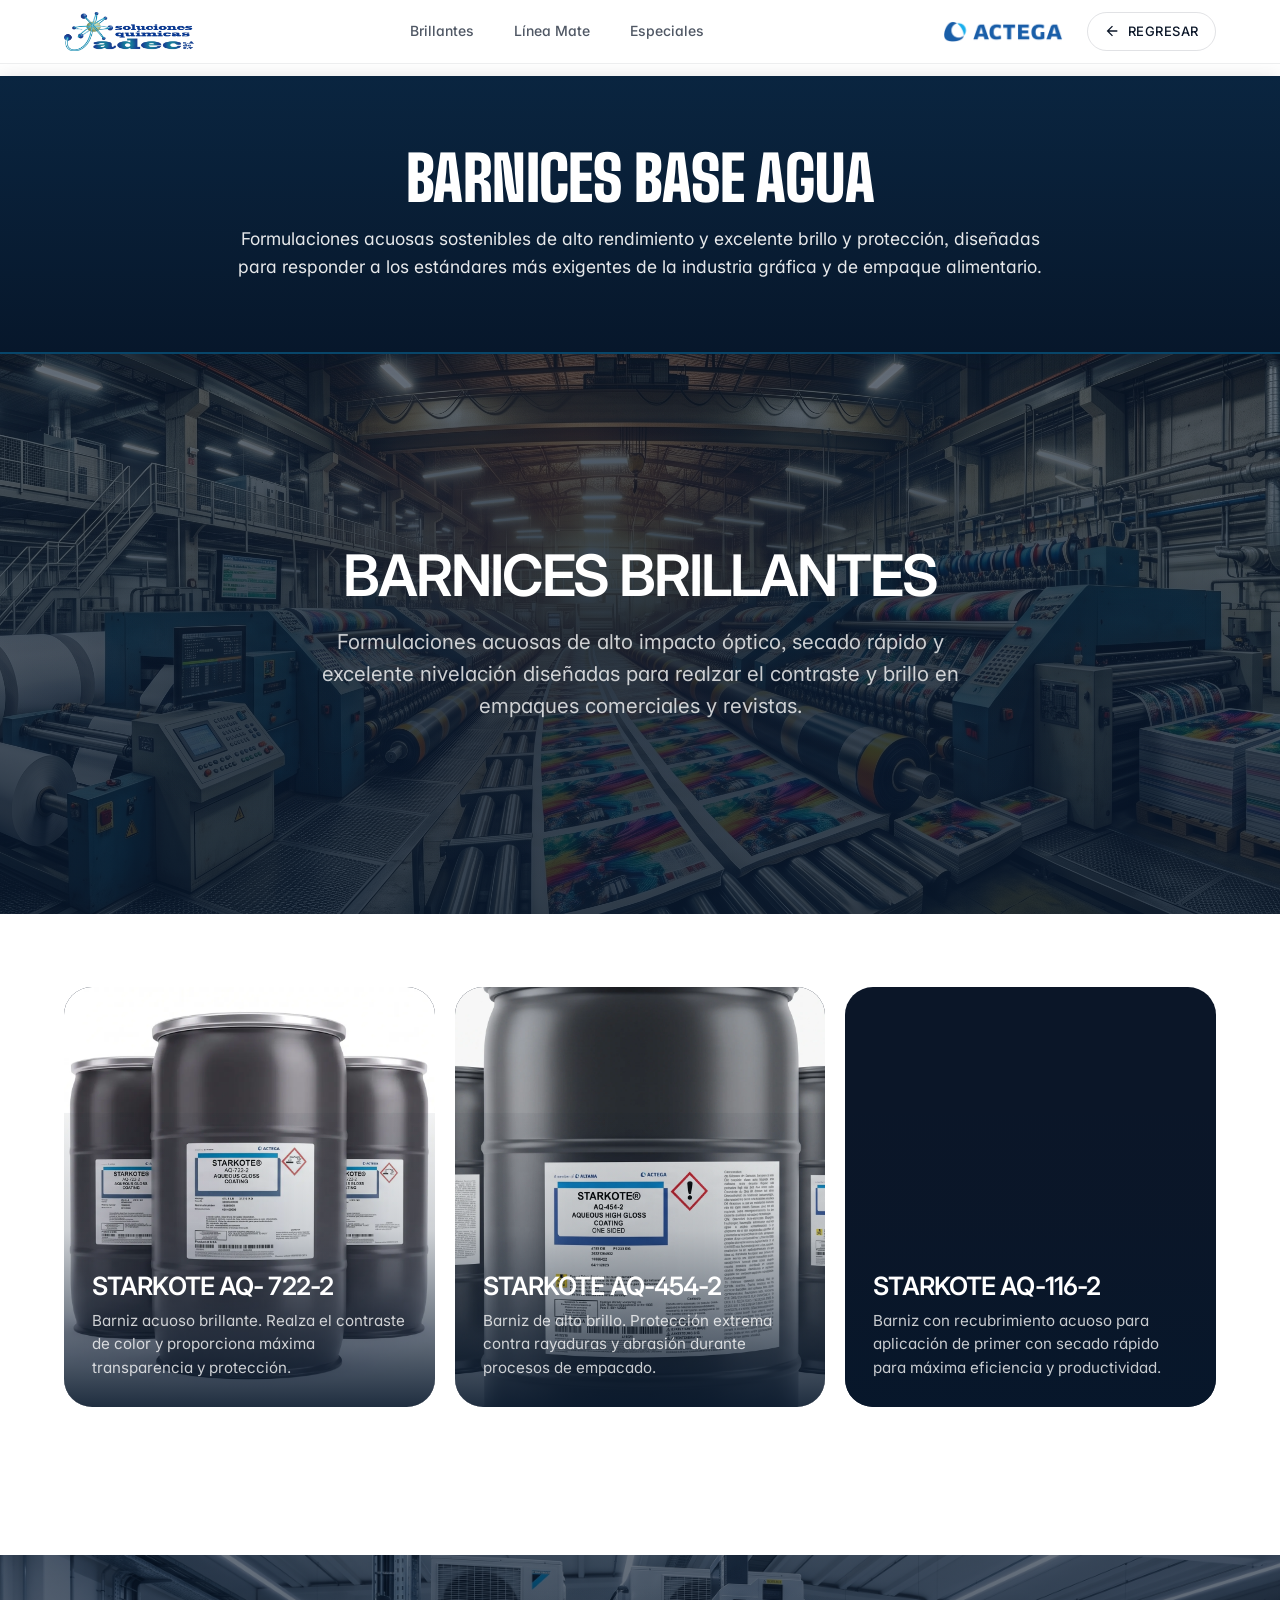
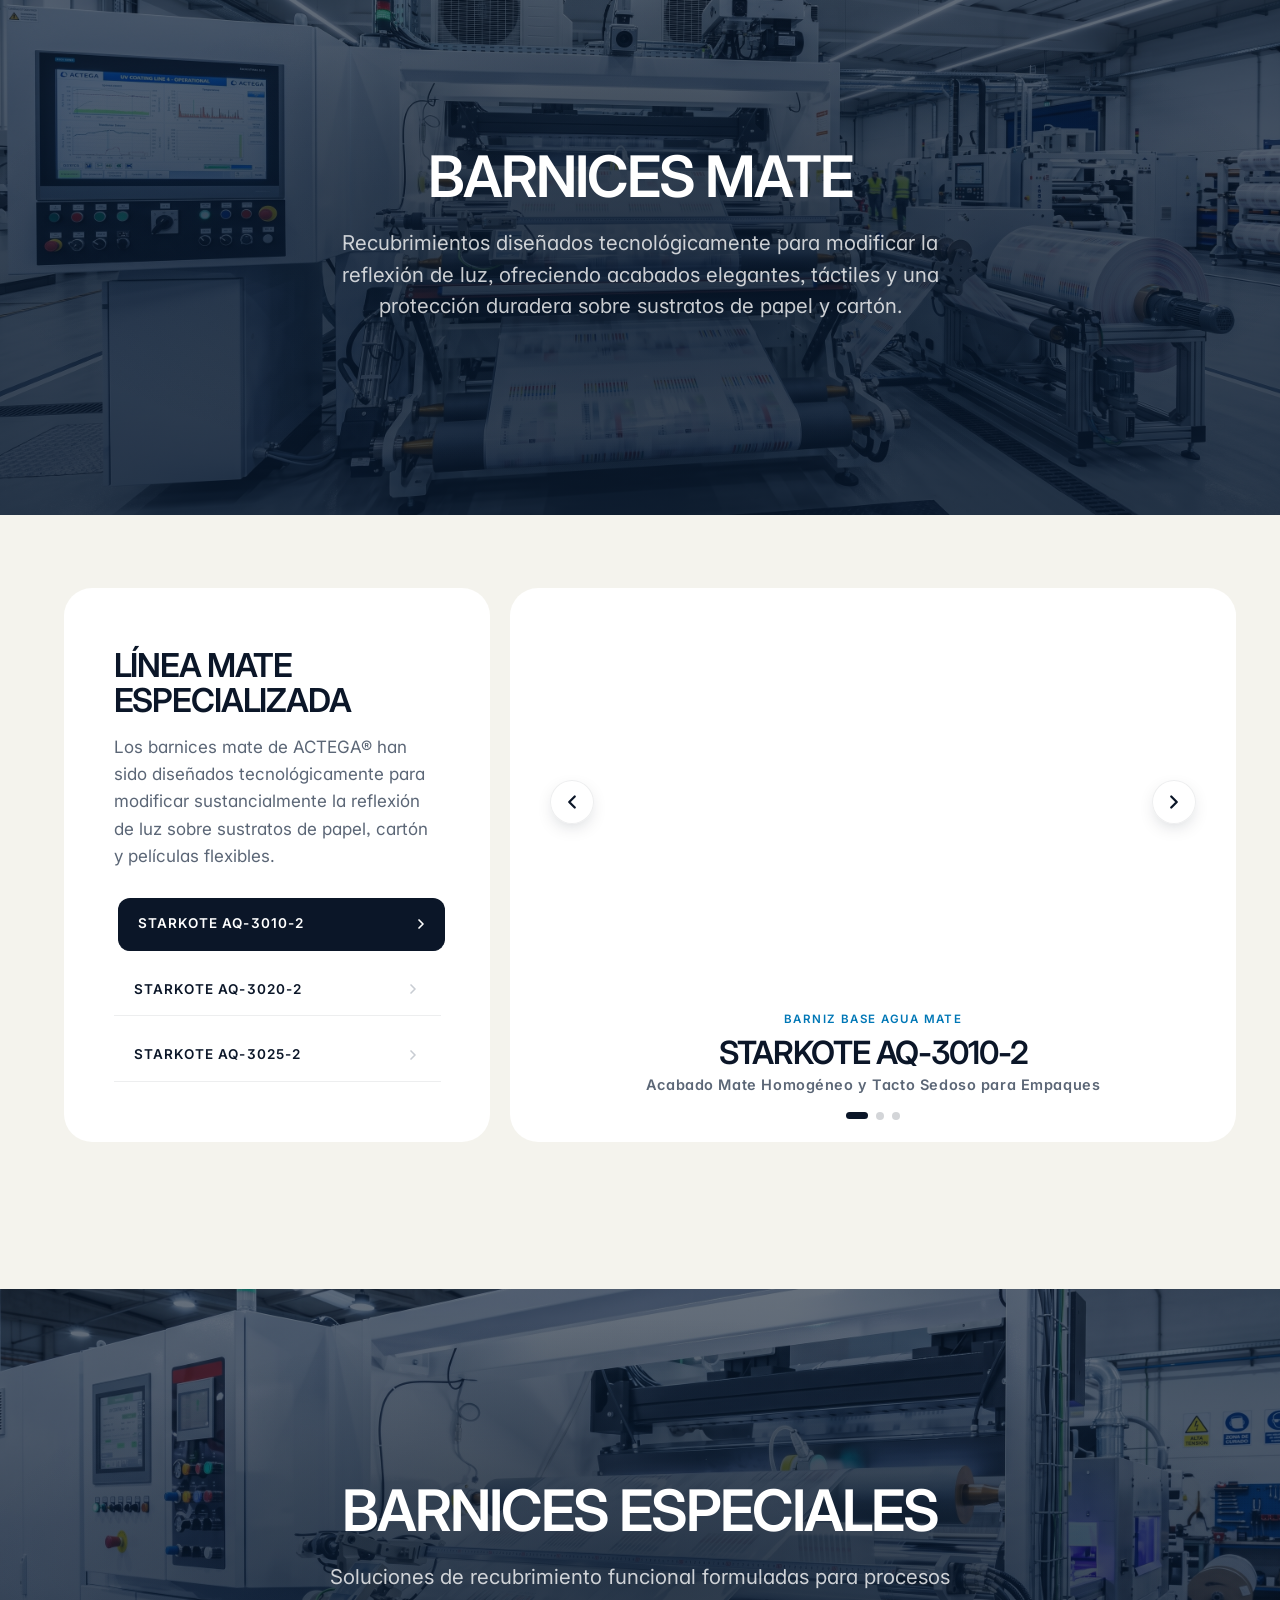
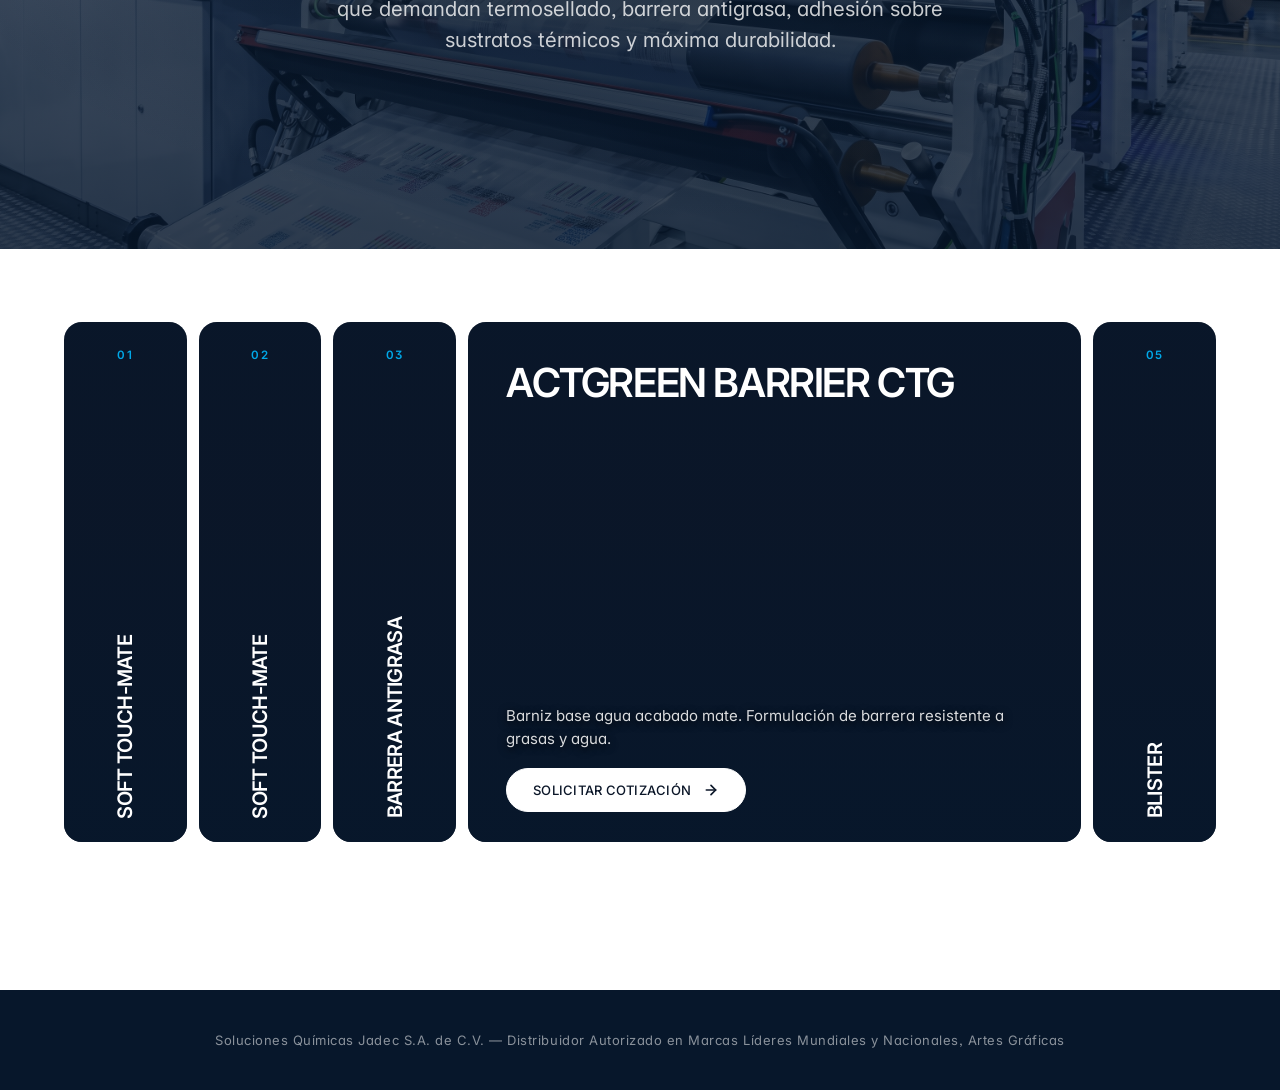
<file: agua.html>
<!DOCTYPE html>
<html lang="es">
<head>
  <meta charset="UTF-8">
  <meta name="viewport" content="width=device-width, initial-scale=1.0">
  <meta name="author" content="Soluciones Químicas Jadec S.A. de C.V.">
  <meta name="robots" content="index, follow, max-image-preview:large, max-snippet:-1, max-video-preview:-1">
  <meta name="theme-color" content="#07172B">
  <meta name="format-detection" content="telephone=no">
  <link rel="alternate" hreflang="es-MX" href="https://www.jadec-quimica.com/agua.html" />
  <meta name="description" content="Catálogo oficial de Barnices Base Agua ACTEGA en México por JADEC. Formulaciones acuosas brillantes, mate y especiales de secado rápido y bajo VOC para empaque.">
  <meta name="keywords" content="Barnices Base Agua, Barniz Acuoso Actega, Recubrimientos Base Agua, Starkote, Barniz Mate Base Agua, Barniz Termosellable, Jadec Soluciones Quimicas">
  
  <link rel="canonical" href="https://www.jadec-quimica.com/agua.html">
  <meta property="og:title" content="Barnices Base Agua ACTEGA | Catálogo Oficial JADEC">
  <meta property="og:description" content="Formulaciones acuosas sostenibles de alto impacto óptico, bajo VOC y excelente protección para empaques y artes gráficas.">
  <meta property="og:image" content="https://www.jadec-quimica.com/og-image.jpg">
  <meta property="og:url" content="https://www.jadec-quimica.com/agua.html">
  <meta property="og:type" content="website">
  <meta property="og:site_name" content="JADEC Soluciones Químicas">
  <meta property="og:locale" content="es_MX">
  <meta property="og:image:alt" content="Barnices Base Agua ACTEGA | Catálogo Oficial JADEC">

  <!-- Twitter / X Cards -->
  <meta name="twitter:card" content="summary_large_image">
  <meta name="twitter:title" content="Barnices Base Agua ACTEGA | Catálogo Oficial JADEC">
  <meta name="twitter:description" content="Formulaciones acuosas sostenibles de alto impacto óptico, bajo VOC y excelente protección para empaques y artes gráficas.">
  <meta name="twitter:image" content="https://www.jadec-quimica.com/og-image.jpg">
  <meta name="twitter:image:alt" content="Barnices Base Agua ACTEGA | Catálogo Oficial JADEC">

  <!-- Datos estructurados (Schema.org) -->
  <script type="application/ld+json">
  {
    "@context": "https://schema.org",
    "@type": "BreadcrumbList",
    "itemListElement": [
      {
        "@type": "ListItem",
        "position": 1,
        "name": "Inicio",
        "item": "https://www.jadec-quimica.com/"
      },
      {
        "@type": "ListItem",
        "position": 2,
        "name": "Barnices Base Agua ACTEGA",
        "item": "https://www.jadec-quimica.com/agua.html"
      }
    ]
  }
  </script>

  <title>Barnices Base Agua — Soluciones Químicas JADEC</title>
  
  <!-- Favicons y Accesos Directos Móviles -->
  <link rel="icon" type="image/x-icon" href="images/favicon/favicon.ico">
  <link rel="icon" type="image/png" sizes="32x32" href="images/favicon/favicon.ico">
  <link rel="icon" type="image/png" sizes="16x16" href="images/favicon/favicon.ico">
  <link rel="apple-touch-icon" sizes="180x180" href="images/favicon/favicon.ico">

  <!-- Google Fonts -->
  <link rel="preconnect" href="https://fonts.googleapis.com">
  <link rel="preconnect" href="https://fonts.gstatic.com" crossorigin>
  <link href="https://fonts.googleapis.com/css2?family=Big+Shoulders+Display:wght@700;800;900&family=IBM+Plex+Mono:wght@400;600;700&family=Inter:wght@400;500;600;700&display=swap" rel="stylesheet">

  <!-- Hojas de Estilo y Scripts Independientes -->
  <link rel="stylesheet" href="css/agua.css">
  <script src="js/agua.js?v=2.0" defer></script>
  <!-- Capa visual premium (solo presentación; se carga al final para sobrescribir) -->
  <link rel="stylesheet" href="css/premium-core.css">
  <link rel="stylesheet" href="css/premium-barnices.css">
</head>
<body>

  <!-- ==========================================================================
       Header / Barra de Navegación Superior
       ========================================================================== -->
  <header class="nav-bar-custom">
    <!-- Columna Izquierda: Identidad JADEC -->
    <div class="nav-grupo-izq">
      <a href="index.html" class="logo-enlace" aria-label="JADEC Soluciones Químicas - Inicio">
        <img width="3744" height="1150" src="images/logo/jadec-logo.png" alt="Logotipo Corporativo JADEC" class="logo-daka">
      </a>
    </div>
    
    <!-- Columna Derecha: Enlaces de Navegación, Logo ACTEGA, Botón Regresar y Menú Móvil -->
    <div class="nav-grupo-der">
      <!-- Enlaces de navegación -->
      <nav class="nav-links" id="navLinksMenu" aria-label="Navegación de sección">
        <a href="#barnices-brillantes-agua">Brillantes</a>
        <a href="#barnices-matte-agua">Línea Mate</a>
        <a href="#barnices-especiales-agua">Especiales</a>
      </nav>
      <!-- Logo Oficial ACTEGA -->
      <a href="index.html" class="logo-enlace logo-actega-enlace" aria-label="Línea Oficial ACTEGA">
        <img width="512" height="90" src="images/logo/actega-logo.png" alt="Logotipo Oficial ACTEGA" class="logo-actega">
      </a>

      <!-- Botón Regresar -->
      <a href="actega.html" class="btn-regresar" aria-label="Regresar al catálogo de Actega">
        <svg viewBox="0 0 24 24" aria-hidden="true"><path d="M20 11H7.83l5.59-5.59L12 4l-8 8 8 8 1.41-1.41L7.83 13H20v-2z"/></svg>
        Regresar
      </a>

      <!-- Botón Menú Hamburguesa Móvil / Tablet (Visible <= 1024px) -->
      <button class="btn-menu-movil" id="btnMenuMovil" aria-label="Abrir menú de navegación" aria-expanded="false" aria-controls="navLinksMenu">
        <svg class="icono-hamburguesa" viewBox="0 0 24 24" width="26" height="26" fill="none" stroke="currentColor" stroke-width="2.2" stroke-linecap="round" stroke-linejoin="round" aria-hidden="true">
          <line class="line-1" x1="3" y1="6" x2="21" y2="6"></line>
          <line class="line-2" x1="3" y1="12" x2="21" y2="12"></line>
          <line class="line-3" x1="3" y1="18" x2="21" y2="18"></line>
        </svg>
      </button>
    </div>
  </header>

  <!-- ==========================================================================
       Cenefa Principal Hero: Texto Superior + Imagen Panorámica con Ondas SVG
       ========================================================================== -->
  <main id="main-content">

  <!-- Cenefa Principal Lisa Color Azul: BARNICES BASE AGUA -->
  <section class="cenefa-lisa-azul" id="hero-agua">
    <div class="wrap cenefa-lisa-contenido">
      <h1 class="cenefa-lisa-title">BARNICES BASE AGUA</h1>
      <p class="cenefa-lisa-desc">
        Formulaciones acuosas sostenibles de alto rendimiento y excelente brillo y protección, diseñadas para responder a los estándares más exigentes de la industria gráfica y de empaque alimentario.
      </p>
    </div>
  </section>

  <!-- ==========================================================================
       Contenedor Principal de Catálogo: Líneas de Barniz Acuoso
       ========================================================================== -->
  <div class="bg-paper" id="catalogo-agua">
      
    <!-- ==========================================================================
         Sección 1: BARNICES BRILLANTES (Grid de 3 Tarjetas Interactivas con Fondo Completo)
         ========================================================================== -->
    <section class="seccion-brillantes-agua" id="barnices-brillantes-agua">
      
      <!-- Cenefa Divisoria de Sección Full-Width: BARNICES BRILLANTES -->
      <header class="cenefa-seccion">
        <picture class="cenefa-picture">
          <source srcset="assets/inicio-6.webp 3840w, assets/inicio-6.webp 1920w" type="image/webp">
          <img src="assets/inicio-6.webp" alt="Línea de Barnices Brillantes Base Agua" class="cenefa-bg" loading="lazy" decoding="async" width="1920" height="600">
        </picture>
        <div class="cenefa-overlay" aria-hidden="true"></div>
        <div class="cenefa-contenido">
          <h2 class="cenefa-titulo">BARNICES BRILLANTES</h2>
          <p class="cenefa-desc">
            Formulaciones acuosas de alto impacto óptico, secado rápido y excelente nivelación diseñadas para realzar el contraste y brillo en empaques comerciales y revistas.
          </p>
        </div>
      </header>

      <div class="wrap">
        <!-- Grid de 3 Tarjetas con Fondo Completo -->
        <div class="grid-tres-brillantes">
          
          <!-- Tarjeta 1: GLOSSCOAT 2 -->
          <article class="tarjeta-brillante-poster" tabindex="0" role="button" aria-label="Ver ficha técnica de GLOSSCOAT 2 - RVG000116">
            <picture class="tarjeta-poster-picture">
              <source srcset="assets/agua-7.webp 3840w, assets/agua-7.webp 1920w" sizes="(max-width: 768px) 100vw, (max-width: 1024px) 50vw, 400px" type="image/webp">
              <img width="3168" height="1344" src="assets/agua-7.webp" alt="GLOSSCOAT 2 - RVG000116 Barniz Brillante Base Agua" class="tarjeta-poster-img" loading="lazy" decoding="async">
            </picture>
            <div class="tarjeta-poster-overlay" aria-hidden="true"></div>
            <div class="tarjeta-poster-content">
              <span class="tarjeta-poster-sub"></span>
              <h3 class="tarjeta-poster-title">STARKOTE AQ- 722-2</h3>
              <p class="tarjeta-poster-desc">
                Barniz acuoso brillante. Realza el contraste de color y proporciona máxima transparencia y protección.
              </p>
            </div>
          </article>

          <!-- Tarjeta 2: GLOSSCOAT 3 -->
          <article class="tarjeta-brillante-poster" tabindex="0" role="button" aria-label="Ver ficha técnica de GLOSSCOAT 3 - RVG001892">
            <picture class="tarjeta-poster-picture">
              <source srcset="assets/agua-3.webp 3840w, assets/agua-3.webp 1920w" sizes="(max-width: 768px) 100vw, (max-width: 1024px) 50vw, 400px" type="image/webp">
              <img width="3168" height="1344" src="assets/agua-3.webp" alt="GLOSSCOAT 3 - RVG001892 Barniz Brillante Base Agua" class="tarjeta-poster-img" loading="lazy" decoding="async">
            </picture>
            <div class="tarjeta-poster-overlay" aria-hidden="true"></div>
            <div class="tarjeta-poster-content">
              <span class="tarjeta-poster-sub"></span>
              <h3 class="tarjeta-poster-title">STARKOTE AQ-454-2</h3>
              <p class="tarjeta-poster-desc">
                Barniz de alto brillo. Protección extrema contra rayaduras y abrasión durante procesos de empacado.
              </p>
            </div>
          </article>

          <!-- Tarjeta 3: ULTRASHEEN AQ-GLOSS 900 -->
          <article class="tarjeta-brillante-poster" tabindex="0" role="button" aria-label="Ver ficha técnica de ULTRASHEEN AQ-GLOSS 900">
            <picture class="tarjeta-poster-picture">
              <source srcset="assets/agua-11.webp 3840w, assets/agua-11.webp 1920w" sizes="(max-width: 768px) 100vw, (max-width: 1024px) 50vw, 400px" type="image/webp">
              <img width="3168" height="1344" src="assets/agua-11.webp" alt="ULTRASHEEN AQ-GLOSS 900 Recubrimiento Acuoso" class="tarjeta-poster-img" loading="lazy" decoding="async">
            </picture>
            <div class="tarjeta-poster-overlay" aria-hidden="true"></div>
            <div class="tarjeta-poster-content">
              <span class="tarjeta-poster-sub"></span>
              <h3 class="tarjeta-poster-title">STARKOTE AQ-116-2</h3>
              <p class="tarjeta-poster-desc">
                Barniz con recubrimiento acuoso para aplicación de primer con secado rápido para máxima eficiencia y productividad.
              </p>
            </div>
          </article>

        </div>
      </div>
    </section>

    <!-- ==========================================================================
         Sección 2: BARNICES MATTE (Layout Asimétrico: Info + Carrusel 2 Slides)
         ========================================================================== -->
    <section class="seccion-matte-agua" id="barnices-matte-agua">
      
      <!-- Cenefa Divisoria de Sección Full-Width: BARNICES MATE -->
      <header class="cenefa-seccion">
        <picture class="cenefa-picture">
          <source srcset="assets/inicio-5.webp 3840w, assets/inicio-5.webp 1920w" type="image/webp">
          <img src="assets/inicio-5.webp" alt="Línea de Barnices Mate Base Agua" class="cenefa-bg" loading="lazy" decoding="async" width="1920" height="600">
        </picture>
        <div class="cenefa-overlay" aria-hidden="true"></div>
        <div class="cenefa-contenido">
          <h2 class="cenefa-titulo">BARNICES MATE</h2>
          <p class="cenefa-desc">
            Recubrimientos diseñados tecnológicamente para modificar la reflexión de luz, ofreciendo acabados elegantes, táctiles y una protección duradera sobre sustratos de papel y cartón.
          </p>
        </div>
      </header>

      <div class="wrap">
        <!-- Layout Grid de 2 Columnas Asimétricas -->
        <div class="layout-dos-columnas-matte">
          
          <!-- Columna Izquierda: Tarjeta Estática de Información con Píldoras Interactivas -->
          <article class="card-info-matte">
            <h3 class="card-info-title">LÍNEA MATE ESPECIALIZADA</h3>
            <p class="card-info-desc">
              Los barnices mate de ACTEGA® han sido diseñados tecnológicamente para modificar sustancialmente la reflexión de luz sobre sustratos de papel, cartón y películas flexibles.
            </p>
            <ul class="card-product-list" role="tablist" aria-label="Seleccionar producto mate">
              <li class="card-product-item activo active" data-slide-index="0" role="tab" tabindex="0" aria-selected="true" aria-controls="carouselMatteAgua">
                <span class="product-sku">STARKOTE AQ-3010-2</span>
                <svg class="product-sku-icon" viewBox="0 0 24 24" width="16" height="16" fill="none" stroke="currentColor" stroke-width="2.5" stroke-linecap="round" stroke-linejoin="round" aria-hidden="true">
                  <polyline points="9 18 15 12 9 6"></polyline>
                </svg>
              </li>
              <li class="card-product-item" data-slide-index="1" role="tab" tabindex="0" aria-selected="false" aria-controls="carouselMatteAgua">
                <span class="product-sku">STARKOTE AQ-3020-2</span>
                <svg class="product-sku-icon" viewBox="0 0 24 24" width="16" height="16" fill="none" stroke="currentColor" stroke-width="2.5" stroke-linecap="round" stroke-linejoin="round" aria-hidden="true">
                  <polyline points="9 18 15 12 9 6"></polyline>
                </svg>
              </li>
              <li class="card-product-item" data-slide-index="2" role="tab" tabindex="0" aria-selected="false" aria-controls="carouselMatteAgua">
                <span class="product-sku">STARKOTE AQ-3025-2</span>
                <svg class="product-sku-icon" viewBox="0 0 24 24" width="16" height="16" fill="none" stroke="currentColor" stroke-width="2.5" stroke-linecap="round" stroke-linejoin="round" aria-hidden="true">
                  <polyline points="9 18 15 12 9 6"></polyline>
                </svg>
              </li>
            </ul>
          </article>

          <!-- Columna Derecha: Carrusel Interactivo de 3 Productos en Escala Protagónica -->
          <div class="carrusel-contenedor carousel-matte-wrapper" id="carouselMatteAgua">
            <div class="carrusel-track carousel-matte-track">
              
              <!-- Slide 1 -->
              <div class="carrusel-slide carousel-matte-slide activo active">
                <div class="carousel-slide-stage">
                  <img width="1146" height="912" src="assets/agua-12.webp" alt="STARKOTE AQ-3010-2 Barniz Mate" loading="lazy" decoding="async">
                </div>
                <div class="carousel-slide-caption">
                  <span class="carousel-slide-tag">BARNIZ BASE AGUA MATE</span>
                  <h4>STARKOTE AQ-3010-2</h4>
                  <p>Acabado Mate Homogéneo y Tacto Sedoso para Empaques</p>
                </div>
              </div>

              <!-- Slide 2 -->
              <div class="carrusel-slide carousel-matte-slide">
                <div class="carousel-slide-stage">
                  <img width="2400" height="1792" src="assets/agua-3020.webp" alt="STARKOTE AQ-3020-2 Barniz Mate" loading="lazy" decoding="async">
                </div>
                <div class="carousel-slide-caption">
                  <span class="carousel-slide-tag">BARNIZ BASE AGUA MATE</span>
                  <h4>STARKOTE AQ-3020-2</h4>
                  <p>Protección Antirreflejo y Secado Eficiente en Prensa</p>
                </div>
              </div>

              <!-- Slide 3 -->
              <div class="carrusel-slide carousel-matte-slide">
                <div class="carousel-slide-stage">
                  <img width="2130" height="2016" src="assets/agua-8.webp" alt="STARKOTE AQ-3025-2 Barniz Mate" loading="lazy" decoding="async">
                </div>
                <div class="carousel-slide-caption">
                  <span class="carousel-slide-tag">BARNIZ BASE AGUA MATE</span>
                  <h4>STARKOTE AQ-3025-2</h4>
                  <p>Protección Antirreflejo y Secado Eficiente en Prensa</p>
                </div>
              </div>

            </div>

            <!-- Botones de Navegación Flecha -->
            <button type="button" class="btn-prev carousel-btn carousel-btn-prev" aria-label="Anterior producto">
              <svg viewBox="0 0 24 24" width="20" height="20" fill="none" stroke="currentColor" stroke-width="2.5" stroke-linecap="round" stroke-linejoin="round" aria-hidden="true">
                <polyline points="15 18 9 12 15 6"></polyline>
              </svg>
            </button>
            <button type="button" class="btn-next carousel-btn carousel-btn-next" aria-label="Siguiente producto">
              <svg viewBox="0 0 24 24" width="20" height="20" fill="none" stroke="currentColor" stroke-width="2.5" stroke-linecap="round" stroke-linejoin="round" aria-hidden="true">
                <polyline points="9 18 15 12 9 6"></polyline>
              </svg>
            </button>

            <!-- Paginación de 3 Indicadores -->
            <div class="carrusel-dots carousel-dots" role="tablist" aria-label="Paginación de productos mate">
              <button type="button" class="carrusel-dot carousel-dot activo active" role="tab" aria-selected="true" aria-label="Ir a STARKOTE AQ-3010-2"></button>
              <button type="button" class="carrusel-dot carousel-dot" role="tab" aria-selected="false" aria-label="Ir a STARKOTE AQ-3020-2"></button>
              <button type="button" class="carrusel-dot carousel-dot" role="tab" aria-selected="false" aria-label="Ir a STARKOTE AQ-3025-2"></button>
            </div>
          </div>
        </div>
      </div>
    </section>

    <!-- ==========================================================================
         SECCIÓN 3: BARNICES ESPECIALES (Acordeón Horizontal Interactivo Dark Mode)
         ========================================================================== -->
    <section class="seccion-especiales-agua" id="barnices-especiales-agua">
      
      <!-- Cenefa Divisoria de Sección Full-Width: BARNICES ESPECIALES -->
      <header class="cenefa-seccion">
        <picture class="cenefa-picture">
          <source srcset="assets/inicio-4.webp 3840w, assets/inicio-4.webp 1920w" type="image/webp">
          <img src="assets/inicio-4.webp" alt="Línea de Barnices Especiales Base Agua" class="cenefa-bg" loading="lazy" decoding="async" width="1920" height="600">
        </picture>
        <div class="cenefa-overlay" aria-hidden="true"></div>
        <div class="cenefa-contenido">
          <h2 class="cenefa-titulo">BARNICES ESPECIALES</h2>
          <p class="cenefa-desc">
            Soluciones de recubrimiento funcional formuladas para procesos que demandan termosellado, barrera antigrasa, adhesión sobre sustratos térmicos y máxima durabilidad.
          </p>
        </div>
      </header>

      <div class="wrap">
        <!-- Contenedor del Acordeón Horizontal Interactivo -->
        <div class="accordion-especiales" id="accordionEspeciales" role="tablist" aria-label="Catálogo interactivo de barnices especiales">
          
<!-- Tarjeta 01 SOFT -->
          <article class="accordion-item" role="tab" aria-selected="false" tabindex="0" aria-label="01 - STARKOTE AQ-5011-2">
            <picture class="accordion-picture">
              <source srcset="assets/agua-4.webp 3840w, assets/agua-4.webp 1920w" sizes="(max-width: 860px) 100vw, 800px" type="image/webp">
              <img width="3168" height="1344" src="assets/agua-4.webp" alt="STARKOTE AQ-5011-2 Barniz Termosellable" class="accordion-bg-img" loading="lazy" decoding="async">
            </picture>
            <div class="accordion-overlay" aria-hidden="true"></div>

            <!-- Contenido Colapsado (Visible cuando inactiva) -->
            <div class="accordion-collapsed">
              <span class="accordion-idx">01</span>
              <h3 class="accordion-title-vertical">SOFT TOUCH-MATE</h3>
            </div>

            <!-- Contenido Expandido (Visible solo cuando activa) -->
            <div class="accordion-expanded">
              <div class="accordion-expanded-top">
                <span class="accordion-tag"></span>
                <h3 class="accordion-title-expanded">STARKOTE AQ-5011-2</h3>
              </div>
              <div class="accordion-expanded-bottom">
                <p class="accordion-desc">
                  Barniz termosellable mate cabado con tacto suave. Alta adhesión y sellado seguro para líneas de empaque continuo.
                </p>
                <button type="button" class="btn-accordion-cta" data-product-context="STARKOTE AQ-5011-2 (Barniz Termosellable)">
                  <span>SOLICITAR COTIZACIÓN</span>
                  <svg viewBox="0 0 24 24" fill="none" stroke="currentColor" stroke-width="2.5" stroke-linecap="round" stroke-linejoin="round" aria-hidden="true">
                    <line x1="5" y1="12" x2="19" y2="12"></line>
                    <polyline points="12 5 19 12 12 19"></polyline>
                  </svg>
                </button>
              </div>
            </div>
          </article>


<!-- Tarjeta 02 SOFT -->
          <article class="accordion-item" role="tab" aria-selected="false" tabindex="0" aria-label="05 - PREMIUM BARRIER AQ">
            <picture class="accordion-picture">
              <source srcset="assets/agua-10.webp 3840w, assets/agua-10.webp 1920w" sizes="(max-width: 860px) 100vw, 800px" type="image/webp">
              <img width="2352" height="1792" src="assets/agua-10.webp" alt="PREMIUM BARRIER AQ Máximo Anclaje" class="accordion-bg-img" loading="lazy" decoding="async">
            </picture>
            <div class="accordion-overlay" aria-hidden="true"></div>

            <!-- Contenido Colapsado -->
            <div class="accordion-collapsed">
              <span class="accordion-idx">02</span>
              <h3 class="accordion-title-vertical">SOFT TOUCH-MATE</h3>
            </div>

            <!-- Contenido Expandido -->
            <div class="accordion-expanded">
              <div class="accordion-expanded-top">
                <span class="accordion-tag"></span>
                <h3 class="accordion-title-expanded">STARKOTE MATE AQ-5014-2</h3>
              </div>
              <div class="accordion-expanded-bottom">
                <p class="accordion-desc">
                  Recubrimiento base agua con acabado mate y con efecto 'Soft Touch' .
                </p>
                <button type="button" class="btn-accordion-cta" data-product-context="STARKOTE MATTE AQ-5014-2 (Soft Touch)">
                  <span>SOLICITAR COTIZACIÓN</span>
                  <svg viewBox="0 0 24 24" fill="none" stroke="currentColor" stroke-width="2.5" stroke-linecap="round" stroke-linejoin="round" aria-hidden="true">
                    <line x1="5" y1="12" x2="19" y2="12"></line>
                    <polyline points="12 5 19 12 12 19"></polyline>
                  </svg>
                </button>
              </div>
            </div>
          </article>


<!-- Tarjeta 03 -->
          <article class="accordion-item" role="tab" aria-selected="false" tabindex="0" aria-label="02 - BARRIER CTG AQ-X38JM120">
            <picture class="accordion-picture">
              <source srcset="assets/aguaa-5.webp 3840w, assets/aguaa-5.webp 1920w" sizes="(max-width: 860px) 100vw, 800px" type="image/webp">
              <img width="2240" height="1910" src="assets/aguaa-5.webp" alt="BARRIER CTG AQ-X38JM120 Barrera Antigrasa" class="accordion-bg-img" loading="lazy" decoding="async">
            </picture>
            <div class="accordion-overlay" aria-hidden="true"></div>

            <!-- Contenido Colapsado -->
            <div class="accordion-collapsed">
              <span class="accordion-idx">03</span>
              <h3 class="accordion-title-vertical">BARRERA ANTIGRASA</h3>
            </div>

            <!-- Contenido Expandido -->
            <div class="accordion-expanded">
              <div class="accordion-expanded-top">
                <span class="accordion-tag"></span>
                <h3 class="accordion-title-expanded">BARRIER CTG </h3>
              </div>
              <div class="accordion-expanded-bottom">
                <p class="accordion-desc">
                  Recubrimiento acuoso protector. Alta resistencia a grasas y humedad en empaques secundarios y alimentarios.
                </p>
                <button type="button" class="btn-accordion-cta" data-product-context="BARRIER CTG (Barrera Antigrasa y Aceites)">
                  <span>SOLICITAR COTIZACIÓN</span>
                  <svg viewBox="0 0 24 24" fill="none" stroke="currentColor" stroke-width="2.5" stroke-linecap="round" stroke-linejoin="round" aria-hidden="true">
                    <line x1="5" y1="12" x2="19" y2="12"></line>
                    <polyline points="12 5 19 12 12 19"></polyline>
                  </svg>
                </button>
              </div>
            </div>
          </article>


<!-- Tarjeta 04: ACTIVA POR DEFECTO -->
          <article class="accordion-item activo" role="tab" aria-selected="true" tabindex="0" aria-label="04 - ACSMART THERMAL">
            <picture class="accordion-picture">
              <source srcset="assets/agua-9.webp 3840w, assets/agua-9.webp 1920w" sizes="(max-width: 860px) 100vw, 800px" type="image/webp">
              <img width="3168" height="1344" src="assets/agua-9.webp" alt="ACSMART THERMAL Papel Térmico Directo" class="accordion-bg-img" loading="lazy" decoding="async">
            </picture>
            <div class="accordion-overlay" aria-hidden="true"></div>

            <!-- Contenido Colapsado -->
            <div class="accordion-collapsed">
              <span class="accordion-idx">04</span>
              <h3 class="accordion-title-vertical">BARRERA RESISTENTE AL AGUA</h3>
            </div>

            <!-- Contenido Expandido -->
            <div class="accordion-expanded">
              <div class="accordion-expanded-top">
                <span class="accordion-tag"></span>
                <h3 class="accordion-title-expanded">ACTGREEN BARRIER CTG</h3>
              </div>
              <div class="accordion-expanded-bottom">
                <p class="accordion-desc">
                  Barniz base agua acabado mate. Formulación de barrera resistente a grasas y agua.
                </p>
                <button type="button" class="btn-accordion-cta" data-product-context="ACTGREEN BARRIER CTG (Transferencia Térmica Directa)">
                  <span>SOLICITAR COTIZACIÓN</span>
                  <svg viewBox="0 0 24 24" fill="none" stroke="currentColor" stroke-width="2.5" stroke-linecap="round" stroke-linejoin="round" aria-hidden="true">
                    <line x1="5" y1="12" x2="19" y2="12"></line>
                    <polyline points="12 5 19 12 12 19"></polyline>
                  </svg>
                </button>
              </div>
            </div>
          </article>



<!-- Tarjeta 05 BLISTER -->
          <article class="accordion-item" role="tab" aria-selected="false" tabindex="0" aria-label="03 - BLISTER AQ-8001R">
            <picture class="accordion-picture">
              <source srcset="assets/agua-6.webp 3840w, assets/agua-6.webp 1920w" sizes="(max-width: 860px) 100vw, 800px" type="image/webp">
              <img width="3168" height="1344" src="assets/agua-6.webp" alt="BLISTER AQ-8001R Sustratos Porosos" class="accordion-bg-img" loading="lazy" decoding="async">
            </picture>
            <div class="accordion-overlay" aria-hidden="true"></div>

            <!-- Contenido Colapsado -->
            <div class="accordion-collapsed">
              <span class="accordion-idx">05</span>
              <h3 class="accordion-title-vertical">BLISTER</h3>
            </div>

            <!-- Contenido Expandido -->
            <div class="accordion-expanded">
              <div class="accordion-expanded-top">
                <span class="accordion-tag"></span>
                <h3 class="accordion-title-expanded">BLISTERKOTES AQ-8001R</h3>
              </div>
              <div class="accordion-expanded-bottom">
                <p class="accordion-desc">
                 Barniz de absorción ultrarrápida y anclaje superior. Ideal para liners kraft, cartulinas recicladas y papeles porosos.
                </p>
                <button type="button" class="btn-accordion-cta" data-product-context="BLISTERKOTES AQ-8001R (Absorción Ultrarrápida)">
                  <span>SOLICITAR COTIZACIÓN</span>
                  <svg viewBox="0 0 24 24" fill="none" stroke="currentColor" stroke-width="2.5" stroke-linecap="round" stroke-linejoin="round" aria-hidden="true">
                    <line x1="5" y1="12" x2="19" y2="12"></line>
                    <polyline points="12 5 19 12 12 19"></polyline>
                  </svg>
                </button>
              </div>
            </div>
          </article>





        </div>
      </div>
    </section>
  </div>

  </main>

  <!-- ==========================================================================
       Footer Corporativo Minimalista
       ========================================================================== -->
  <footer>
    <div class="wrap">
      <p>Soluciones Químicas Jadec S.A. de C.V. —  Distribuidor Autorizado en Marcas Líderes Mundiales y Nacionales, Artes Gráficas</p>
    </div>
  </footer>

  <!-- ==========================================================================
       Botón Flotante: Volver al Inicio (Back to Top)
       ========================================================================== -->
  <button type="button" id="btnVolverArriba" class="btn-volver-arriba" aria-label="Volver al inicio de la página">
    <svg viewBox="0 0 24 24" width="22" height="22" fill="none" stroke="currentColor" stroke-width="2.8" stroke-linecap="round" stroke-linejoin="round" aria-hidden="true">
      <polyline points="18 15 12 9 6 15"></polyline>
    </svg>
  </button>

  <!-- ==========================================================================
       Modal de Cotización B2B (Barnices Especiales / Base Agua)
       ========================================================================== -->
  <div id="modalCotizacion" class="modal-overlay" aria-hidden="true" role="dialog" aria-modal="true" aria-labelledby="modalTitle">
    <div class="modal-box">
      <!-- Botón de Cierre Superior -->
      <button type="button" class="modal-close" id="btnCerrarModal" aria-label="Cerrar ventana modal">&times;</button>

      <!-- Encabezado del Modal -->
      <div class="modal-header">
        <span class="modal-kicker">[ SUMINISTRO MAYORISTA &mdash; JADEC ]</span>
        <h2 class="modal-title" id="modalTitle">SOLICITAR COTIZACIÓN</h2>
        <p class="modal-desc">
          Complete los datos de su empresa y proceso para recibir una propuesta técnica y comercial con disponibilidad inmediata de suministro.
        </p>
      </div>

      <!-- Formulario Grid de 2 Columnas -->
      <form id="formCotizacion" class="modal-form" novalidate>
        
        <!-- Fila 1: Nombre y Empresa (2 columnas) -->
        <div class="form-row">
          <div class="modal-form-group">
            <label for="modalNombre" class="form-label">Nombre Completo <span class="required">*</span></label>
            <input type="text" id="modalNombre" name="nombre" class="form-input" placeholder="Ej. Ing. Miguel Torres" required>
          </div>
          <div class="modal-form-group">
            <label for="modalEmpresa" class="form-label">Empresa / Planta Industrial <span class="required">*</span></label>
            <input type="text" id="modalEmpresa" name="empresa" class="form-input" placeholder="Ej. Empaques Industriales de México" required>
          </div>
        </div>

        <!-- Fila 2: Correo y Teléfono (2 columnas) -->
        <div class="form-row">
          <div class="modal-form-group">
            <label for="modalEmail" class="form-label">Correo Electrónico Empresarial <span class="required">*</span></label>
            <input type="email" id="modalEmail" name="email" class="form-input" placeholder="m.torres@empresa.com" required>
          </div>
          <div class="modal-form-group">
            <label for="modalTelefono" class="form-label">Teléfono (Opcional)</label>
            <input type="tel" id="modalTelefono" name="telefono" class="form-input" placeholder="55 0000 0000">
          </div>
        </div>

        <!-- Fila 3: Volumen de Consumo Estimado (Select) -->
        <div class="modal-form-group">
          <label for="modalVolumen" class="form-label">Volumen de Consumo Estimado <span class="required">*</span></label>
          <select id="modalVolumen" name="volumen" class="form-select" required>
            <option value="" disabled selected>Seleccione un formato de suministro...</option>
            <option value="cubetas">Cubetas Industriales (20 kg a 25 kg)</option>
            <option value="tambores">Tambores Industriales (200 kg)</option>
            <option value="ibc">Contenedores IBC / Totes (1,000 kg)</option>
            <option value="ensayo">Muestras para Ensayo de Línea (1 kg a 5 kg)</option>
          </select>
        </div>

        <!-- Fila 4: Datos de Proceso (Textarea) -->
        <div class="modal-form-group">
          <label for="modalProceso" class="form-label">Datos de Proceso</label>
          <textarea id="modalProceso" name="proceso" class="form-textarea" rows="3" placeholder="Sustrato, equipo de aplicación / anilox, velocidad de línea, resistencia requerida (humedad, grasa, termosellado)..."></textarea>
        </div>

        <!-- Checkbox de Privacidad -->
        <div class="form-checkbox-group">
          <label class="checkbox-label" for="modalPrivacidad">
            <input type="checkbox" id="modalPrivacidad" name="privacidad" class="form-checkbox" required>
            <span class="checkbox-text">
              He leído y acepto el <a href="aviso-privacidad.html" target="_blank" rel="noopener noreferrer">aviso de privacidad</a> y autorizo el tratamiento de mis datos para atender esta solicitud.
            </span>
          </label>
        </div>

        <!-- Pie de Formulario: Acciones -->
        <div class="modal-actions">
          <button type="button" class="btn-modal-cancel" id="btnCancelarModal">CANCELAR</button>
          <button type="submit" class="btn-modal-submit">ENVIAR SOLICITUD &rarr;</button>
        </div>

      </form>
    </div>
  </div>

</body>
</html>
</file>
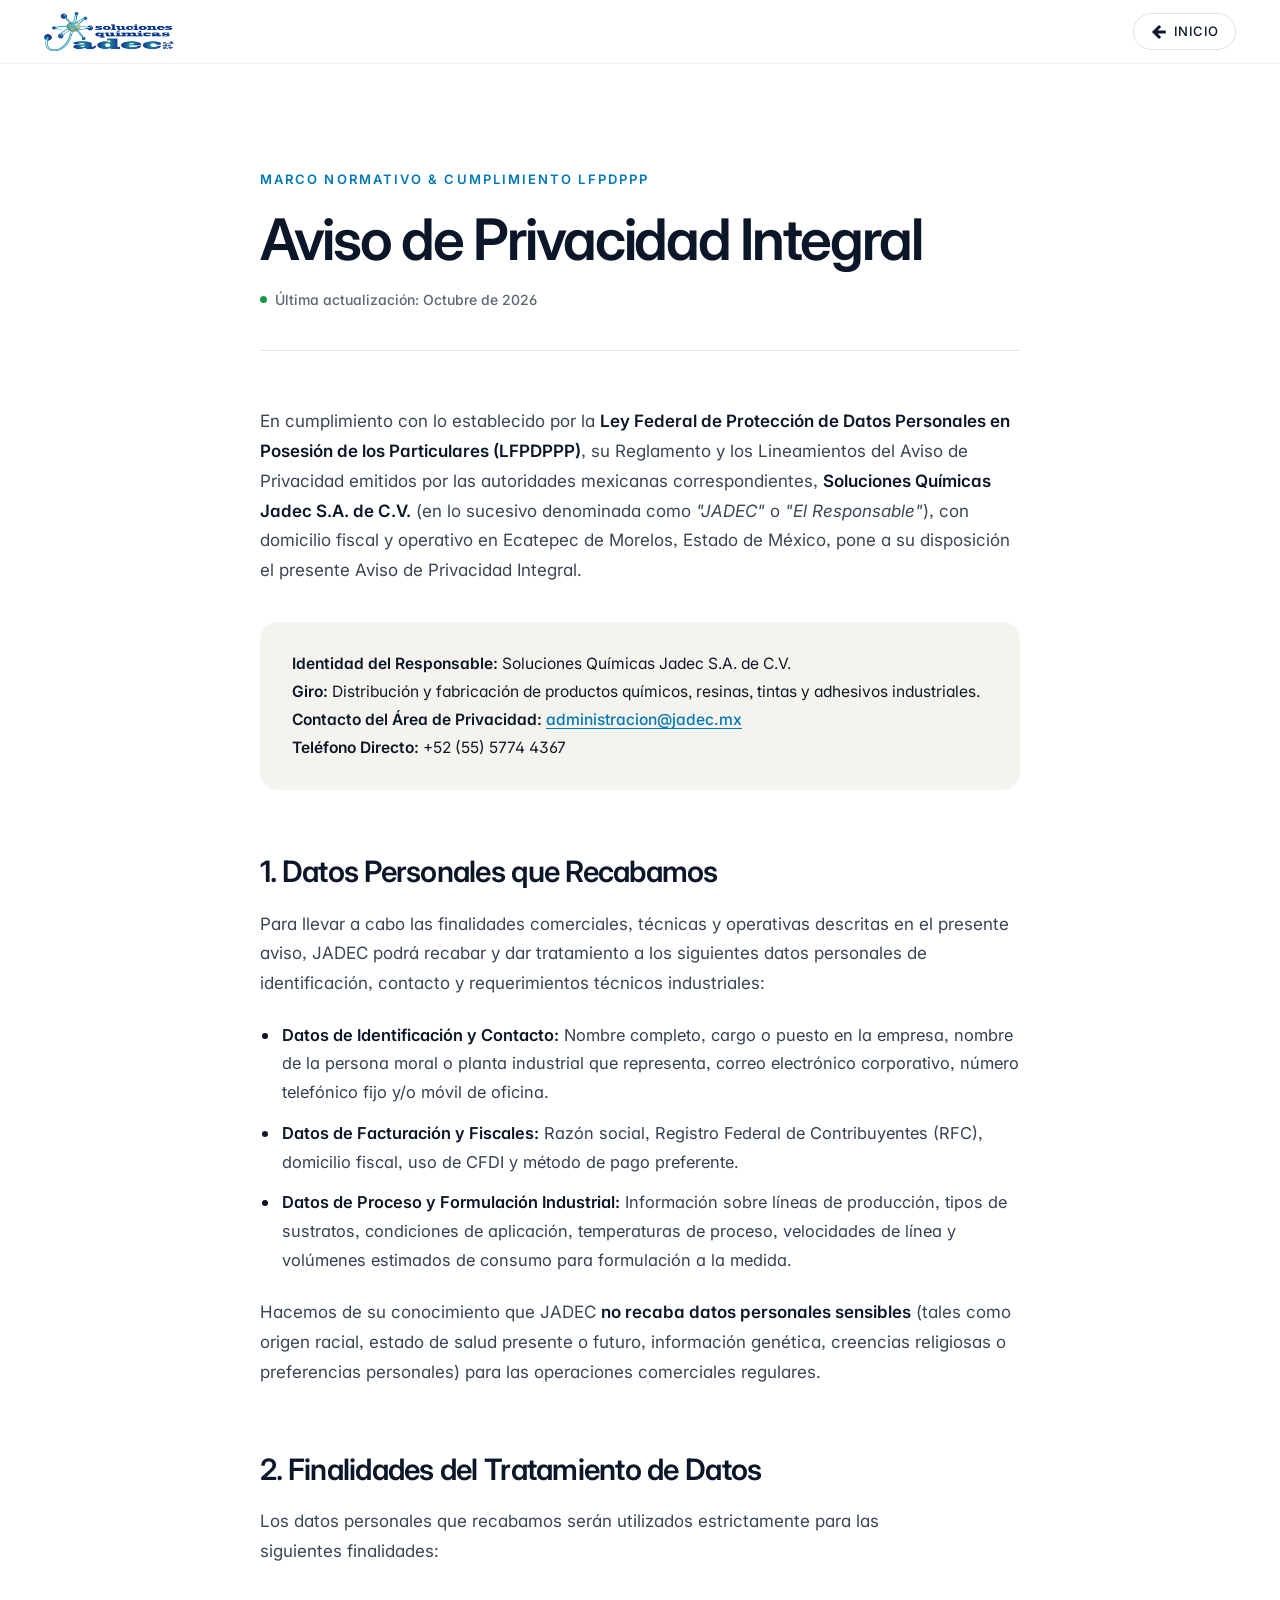
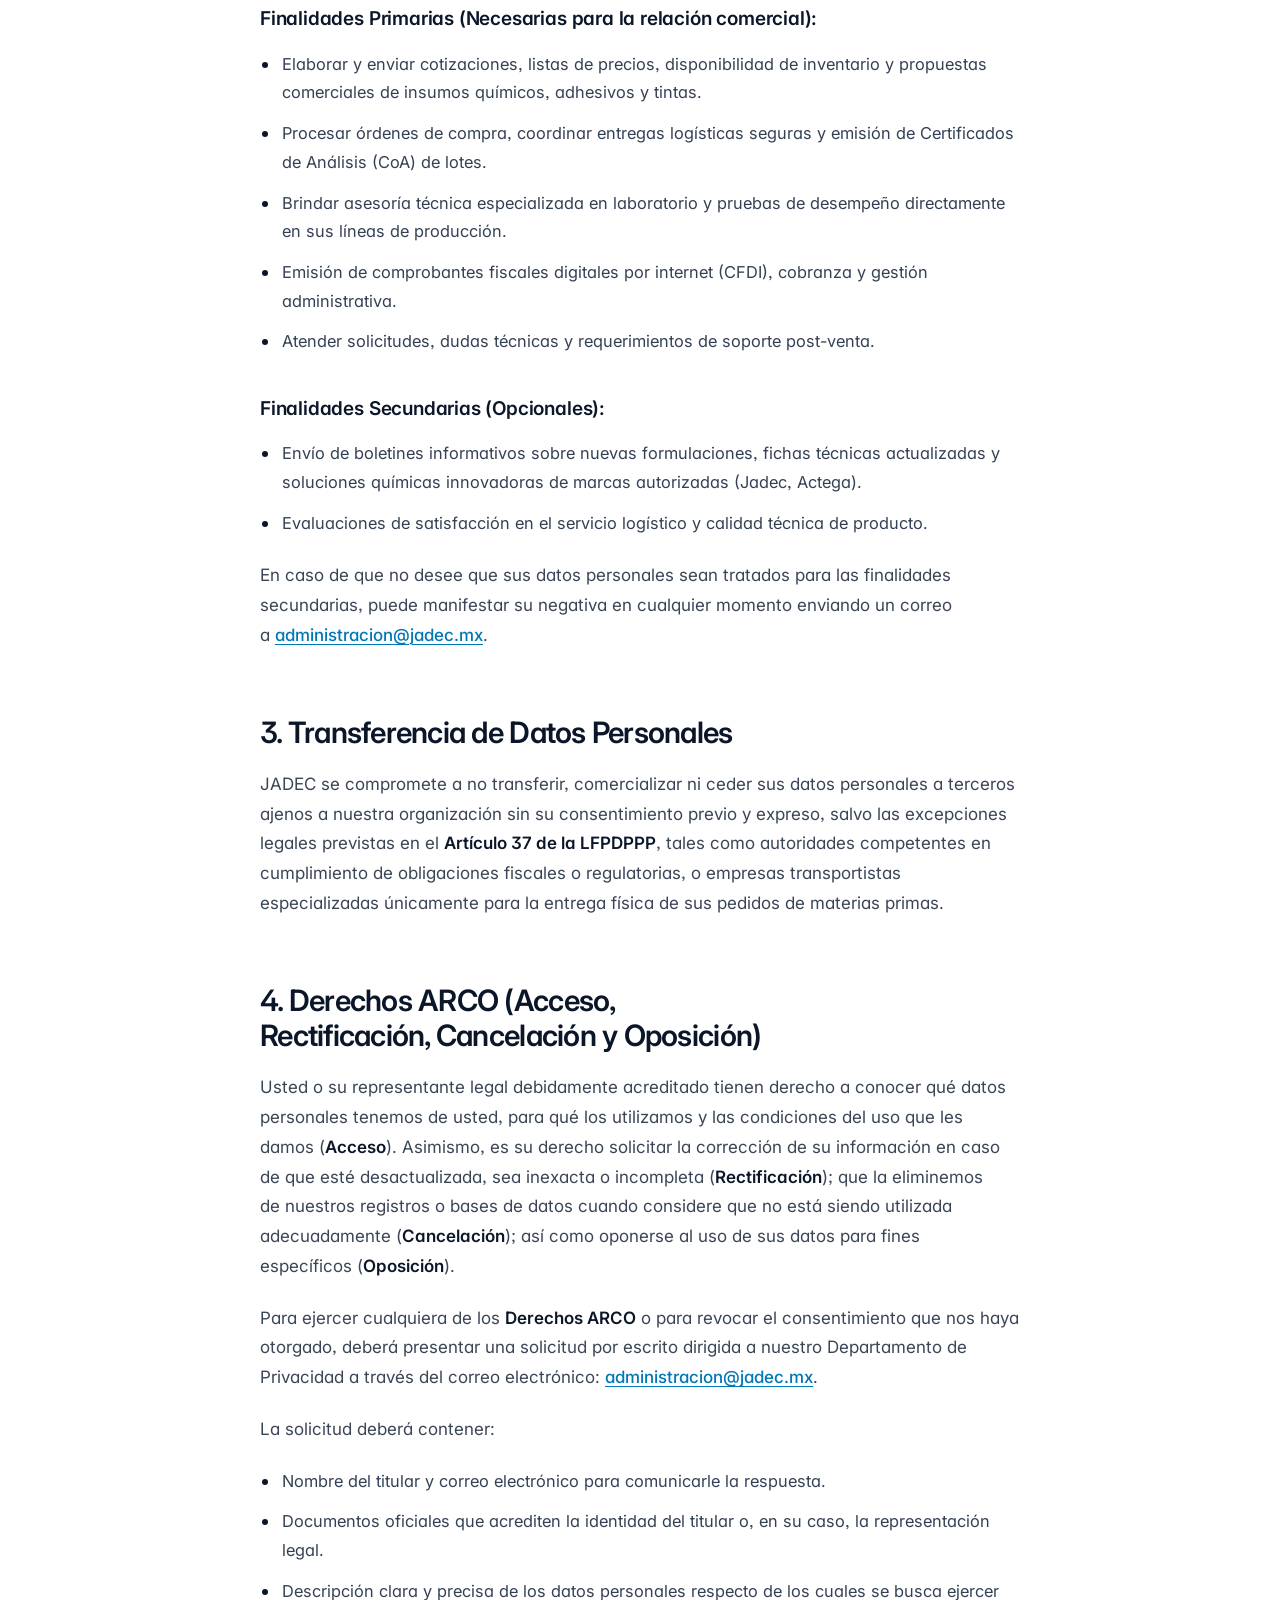
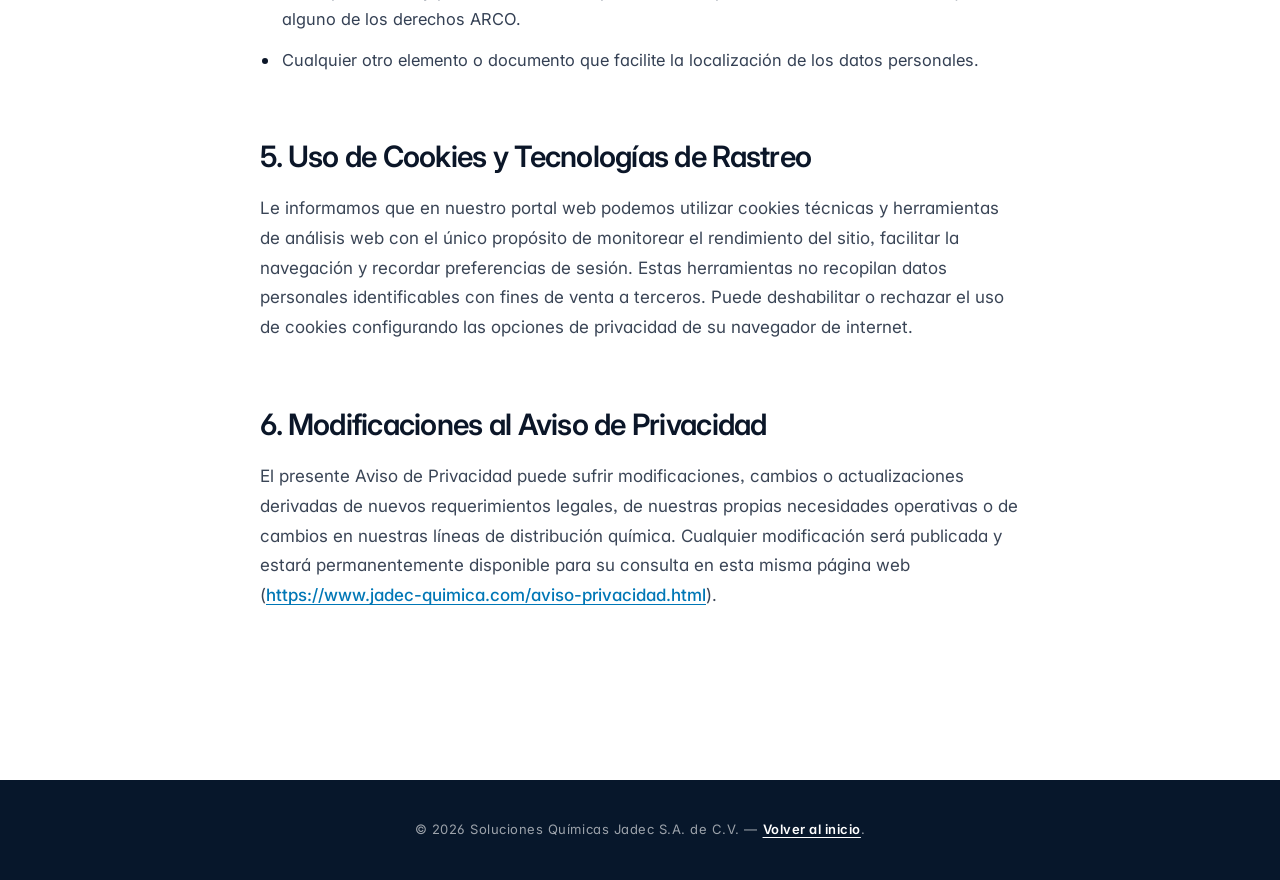
<file: aviso-privacidad.html>
<!DOCTYPE html>
<html lang="es">
<head>
  <meta charset="UTF-8">
  <meta name="viewport" content="width=device-width, initial-scale=1.0">
  <meta name="author" content="Soluciones Químicas Jadec S.A. de C.V.">
  <meta name="robots" content="index, follow, max-image-preview:large, max-snippet:-1, max-video-preview:-1">
  <meta name="theme-color" content="#07172B">
  <meta name="format-detection" content="telephone=no">
  <link rel="alternate" hreflang="es-MX" href="https://www.jadec-quimica.com/aviso-privacidad.html" />
  <meta name="description" content="Aviso de Privacidad Integral de JADEC Soluciones Químicas, S.A. de C.V. Conoce el tratamiento y protección de tus datos personales conforme a la LFPDPPP.">
  <meta name="keywords" content="JADEC, Aviso de Privacidad, Protección de Datos, LFPDPPP, Soluciones Químicas">
  
  <link rel="canonical" href="https://www.jadec-quimica.com/aviso-privacidad.html">
  <meta property="og:title" content="Aviso de Privacidad | JADEC Soluciones Químicas">
  <meta property="og:description" content="Aviso de Privacidad Integral de JADEC Soluciones Químicas, S.A. de C.V.">
  <meta property="og:image" content="https://www.jadec-quimica.com/og-image.jpg">
  <meta property="og:url" content="https://www.jadec-quimica.com/aviso-privacidad.html">
  <meta property="og:type" content="website">
  <meta property="og:site_name" content="JADEC Soluciones Químicas">
  <meta property="og:locale" content="es_MX">
  <meta property="og:image:alt" content="Aviso de Privacidad | JADEC Soluciones Químicas">

  <!-- Twitter / X Cards -->
  <meta name="twitter:card" content="summary_large_image">
  <meta name="twitter:title" content="Aviso de Privacidad | JADEC Soluciones Químicas">
  <meta name="twitter:description" content="Aviso de Privacidad Integral de JADEC Soluciones Químicas, S.A. de C.V.">
  <meta name="twitter:image" content="https://www.jadec-quimica.com/og-image.jpg">
  <meta name="twitter:image:alt" content="Aviso de Privacidad | JADEC Soluciones Químicas">

  <!-- Datos estructurados (Schema.org) -->
  <script type="application/ld+json">
  {
    "@context": "https://schema.org",
    "@type": "BreadcrumbList",
    "itemListElement": [
      {
        "@type": "ListItem",
        "position": 1,
        "name": "Inicio",
        "item": "https://www.jadec-quimica.com/"
      },
      {
        "@type": "ListItem",
        "position": 2,
        "name": "Aviso de Privacidad",
        "item": "https://www.jadec-quimica.com/aviso-privacidad.html"
      }
    ]
  }
  </script>

  <title>Aviso de Privacidad | Soluciones Químicas Jadec</title>

  <!-- Favicons y Accesos Directos Móviles -->
  <link rel="icon" type="image/x-icon" href="images/favicon/favicon.ico">
  <link rel="icon" type="image/png" sizes="32x32" href="images/favicon/favicon.ico">
  <link rel="icon" type="image/png" sizes="16x16" href="images/favicon/favicon.ico">
  <link rel="apple-touch-icon" sizes="180x180" href="images/favicon/favicon.ico">

  <!-- Google Fonts -->
  <link rel="preconnect" href="https://fonts.googleapis.com">
  <link rel="preconnect" href="https://fonts.gstatic.com" crossorigin>
  <link href="https://fonts.googleapis.com/css2?family=Inter:wght@300;400;500;600;700;800&display=swap" rel="stylesheet">

  <!-- Hojas de Estilo Modulares -->
  <link rel="stylesheet" href="css/style.css">
  <link rel="stylesheet" href="css/modal.css">
  <link rel="stylesheet" href="css/privacidad.css">
  <!-- Capa visual premium (solo presentación; se carga al final para sobrescribir) -->
  <link rel="stylesheet" href="css/premium-core.css">
  <link rel="stylesheet" href="css/premium-privacidad.css">
</head>
<body>

  <!-- Header Refactorizado (Logotipo + Botón Regresar al Inicio) -->
  <header class="site site-header-privacy">
    <div class="header-container header-privacy-container">
      <a href="index.html" class="logo" aria-label="JADEC Soluciones Químicas - Inicio">
        <img src="images/logo/jadec-logo.png" alt="Logotipo Corporativo de JADEC Soluciones Químicas" class="logo-img" width="180" height="48">
      </a>

      <a href="index.html" class="btn-return-home" aria-label="Regresar a la página principal de JADEC">
        <svg class="btn-return-icon" viewBox="0 0 24 24" aria-hidden="true" fill="currentColor">
          <path d="M20 11H7.83l5.59-5.59L12 4l-8 8 8 8 1.41-1.41L7.83 13H20v-2z"/>
        </svg>
        <span>Inicio</span>
      </a>
    </div>
  </header>

  <!-- Contenido Principal: Aviso de Privacidad -->
  <main id="main-content">
    <section class="section legal-section" aria-labelledby="legal-title">
      <div class="legal-container">
        <article class="legal-card">
          
          <header class="legal-header">
            <span class="legal-kicker">Marco Normativo &amp; Cumplimiento LFPDPPP</span>
            <h1 class="legal-title" id="legal-title">Aviso de Privacidad Integral</h1>
            <p class="legal-updated">Última actualización: Octubre de 2026</p>
          </header>

          <div class="legal-body">
            <p>
              En cumplimiento con lo establecido por la <strong>Ley Federal de Protección de Datos Personales en Posesión de los Particulares (LFPDPPP)</strong>, su Reglamento y los Lineamientos del Aviso de Privacidad emitidos por las autoridades mexicanas correspondientes, <strong>Soluciones Químicas Jadec S.A. de C.V.</strong> (en lo sucesivo denominada como <em>"JADEC"</em> o <em>"El Responsable"</em>), con domicilio fiscal y operativo en Ecatepec de Morelos, Estado de México, pone a su disposición el presente Aviso de Privacidad Integral.
            </p>

            <div class="legal-card-info">
              <strong>Identidad del Responsable:</strong> Soluciones Químicas Jadec S.A. de C.V.<br>
              <strong>Giro:</strong> Distribución y fabricación de productos químicos, resinas, tintas y adhesivos industriales.<br>
              <strong>Contacto del Área de Privacidad:</strong> <a href="mailto:administracion@jadec.mx">administracion@jadec.mx</a><br>
              <strong>Teléfono Directo:</strong> +52 (55) 5774 4367
            </div>

            <h2>1. Datos Personales que Recabamos</h2>
            <p>
              Para llevar a cabo las finalidades comerciales, técnicas y operativas descritas en el presente aviso, JADEC podrá recabar y dar tratamiento a los siguientes datos personales de identificación, contacto y requerimientos técnicos industriales:
            </p>
            <ul>
              <li><strong>Datos de Identificación y Contacto:</strong> Nombre completo, cargo o puesto en la empresa, nombre de la persona moral o planta industrial que representa, correo electrónico corporativo, número telefónico fijo y/o móvil de oficina.</li>
              <li><strong>Datos de Facturación y Fiscales:</strong> Razón social, Registro Federal de Contribuyentes (RFC), domicilio fiscal, uso de CFDI y método de pago preferente.</li>
              <li><strong>Datos de Proceso y Formulación Industrial:</strong> Información sobre líneas de producción, tipos de sustratos, condiciones de aplicación, temperaturas de proceso, velocidades de línea y volúmenes estimados de consumo para formulación a la medida.</li>
            </ul>
            <p>
              Hacemos de su conocimiento que JADEC <strong>no recaba datos personales sensibles</strong> (tales como origen racial, estado de salud presente o futuro, información genética, creencias religiosas o preferencias personales) para las operaciones comerciales regulares.
            </p>

            <h2>2. Finalidades del Tratamiento de Datos</h2>
            <p>
              Los datos personales que recabamos serán utilizados estrictamente para las siguientes finalidades:
            </p>
            
            <h3>Finalidades Primarias (Necesarias para la relación comercial):</h3>
            <ul>
              <li>Elaborar y enviar cotizaciones, listas de precios, disponibilidad de inventario y propuestas comerciales de insumos químicos, adhesivos y tintas.</li>
              <li>Procesar órdenes de compra, coordinar entregas logísticas seguras y emisión de Certificados de Análisis (CoA) de lotes.</li>
              <li>Brindar asesoría técnica especializada en laboratorio y pruebas de desempeño directamente en sus líneas de producción.</li>
              <li>Emisión de comprobantes fiscales digitales por internet (CFDI), cobranza y gestión administrativa.</li>
              <li>Atender solicitudes, dudas técnicas y requerimientos de soporte post-venta.</li>
            </ul>

            <h3>Finalidades Secundarias (Opcionales):</h3>
            <ul>
              <li>Envío de boletines informativos sobre nuevas formulaciones, fichas técnicas actualizadas y soluciones químicas innovadoras de marcas autorizadas (Jadec, Actega).</li>
              <li>Evaluaciones de satisfacción en el servicio logístico y calidad técnica de producto.</li>
            </ul>
            <p>
              En caso de que no desee que sus datos personales sean tratados para las finalidades secundarias, puede manifestar su negativa en cualquier momento enviando un correo a <a href="mailto:administracion@jadec.mx">administracion@jadec.mx</a>.
            </p>

            <h2>3. Transferencia de Datos Personales</h2>
            <p>
              JADEC se compromete a no transferir, comercializar ni ceder sus datos personales a terceros ajenos a nuestra organización sin su consentimiento previo y expreso, salvo las excepciones legales previstas en el <strong>Artículo 37 de la LFPDPPP</strong>, tales como autoridades competentes en cumplimiento de obligaciones fiscales o regulatorias, o empresas transportistas especializadas únicamente para la entrega física de sus pedidos de materias primas.
            </p>

            <h2>4. Derechos ARCO (Acceso, Rectificación, Cancelación y Oposición)</h2>
            <p>
              Usted o su representante legal debidamente acreditado tienen derecho a conocer qué datos personales tenemos de usted, para qué los utilizamos y las condiciones del uso que les damos (<strong>Acceso</strong>). Asimismo, es su derecho solicitar la corrección de su información en caso de que esté desactualizada, sea inexacta o incompleta (<strong>Rectificación</strong>); que la eliminemos de nuestros registros o bases de datos cuando considere que no está siendo utilizada adecuadamente (<strong>Cancelación</strong>); así como oponerse al uso de sus datos para fines específicos (<strong>Oposición</strong>).
            </p>
            <p>
              Para ejercer cualquiera de los <strong>Derechos ARCO</strong> o para revocar el consentimiento que nos haya otorgado, deberá presentar una solicitud por escrito dirigida a nuestro Departamento de Privacidad a través del correo electrónico: <a href="mailto:administracion@jadec.mx">administracion@jadec.mx</a>.
            </p>
            <p>
              La solicitud deberá contener:
            </p>
            <ul>
              <li>Nombre del titular y correo electrónico para comunicarle la respuesta.</li>
              <li>Documentos oficiales que acrediten la identidad del titular o, en su caso, la representación legal.</li>
              <li>Descripción clara y precisa de los datos personales respecto de los cuales se busca ejercer alguno de los derechos ARCO.</li>
              <li>Cualquier otro elemento o documento que facilite la localización de los datos personales.</li>
            </ul>

            <h2>5. Uso de Cookies y Tecnologías de Rastreo</h2>
            <p>
              Le informamos que en nuestro portal web podemos utilizar cookies técnicas y herramientas de análisis web con el único propósito de monitorear el rendimiento del sitio, facilitar la navegación y recordar preferencias de sesión. Estas herramientas no recopilan datos personales identificables con fines de venta a terceros. Puede deshabilitar o rechazar el uso de cookies configurando las opciones de privacidad de su navegador de internet.
            </p>

            <h2>6. Modificaciones al Aviso de Privacidad</h2>
            <p>
              El presente Aviso de Privacidad puede sufrir modificaciones, cambios o actualizaciones derivadas de nuevos requerimientos legales, de nuestras propias necesidades operativas o de cambios en nuestras líneas de distribución química. Cualquier modificación será publicada y estará permanentemente disponible para su consulta en esta misma página web (<a href="https://www.jadec-quimica.com/aviso-privacidad.html">https://www.jadec-quimica.com/aviso-privacidad.html</a>).
            </p>
          </div>

        </article>
      </div>
    </section>
  </main>

  <!-- Cenefa Inferior Simplificada (Footer) -->
  <footer class="footer-simple">
    <div class="footer-simple-container">
      <p class="footer-simple-text">&copy; 2026 Soluciones Químicas Jadec S.A. de C.V. &mdash; <a href="index.html" class="footer-simple-link">Volver al inicio</a>.</p>
    </div>
  </footer>

  <!-- Modal de Contacto y Cotización B2B -->
  <div class="modal-overlay" id="contactModal" aria-hidden="true" role="dialog" aria-labelledby="modalTitle">
    <div class="modal-card">
      <button type="button" class="modal-close" data-close-modal aria-label="Cerrar ventana modal">&times;</button>
      
      <div class="modal-body-content" id="modalFormContainer">
        <div class="modal-header">
          <span class="modal-kicker">[ SUMINISTRO MAYORISTA &mdash; JADEC ]</span>
          <h2 class="modal-title" id="modalTitle">SOLICITAR COTIZACIÓN</h2>
          <p class="modal-desc">
            Complete sus datos empresariales y recibirá una propuesta de precio y disponibilidad para el formato que requiere.
          </p>
        </div>

        <form id="contactForm" class="modal-form" novalidate>
          <div class="form-row">
            <div class="modal-form-group">
              <label for="fieldName" class="form-label">NOMBRE COMPLETO <span class="required">*</span></label>
              <input type="text" id="fieldName" name="name" class="form-input" placeholder="Ej. Ing. Miguel Torres" required>
            </div>
            <div class="modal-form-group">
              <label for="fieldCompany" class="form-label">EMPRESA / PLANTA INDUSTRIAL <span class="required">*</span></label>
              <input type="text" id="fieldCompany" name="company" class="form-input" placeholder="Ej. Empaques Industriales de México" required>
            </div>
          </div>

          <div class="form-row">
            <div class="modal-form-group">
              <label for="fieldEmail" class="form-label">CORREO ELECTRÓNICO EMPRESARIAL <span class="required">*</span></label>
              <input type="email" id="fieldEmail" name="email" class="form-input" placeholder="m.torres@empresa.com" required>
            </div>
            <div class="modal-form-group">
              <label for="fieldPhone" class="form-label">TELÉFONO (OPCIONAL)</label>
              <input type="tel" id="fieldPhone" name="phone" class="form-input" placeholder="55 0000 0000">
            </div>
          </div>

          <div class="modal-form-group">
            <label for="fieldVolume" class="form-label">VOLUMEN DE CONSUMO ESTIMADO <span class="required">*</span></label>
            <select id="fieldVolume" name="volume" class="form-select" required>
              <option value="" disabled selected>Seleccione un formato...</option>
              <option value="cubetas">Cubetas Industriales (20 kg a 25 kg)</option>
              <option value="tambores">Tambores Industriales (200 kg)</option>
              <option value="ibc">Contenedores IBC / Totes (1,000 kg)</option>
            </select>
          </div>

          <div class="modal-form-group">
            <label for="fieldProcess" class="form-label">DATOS DE PROCESO (OPCIONAL)</label>
            <textarea id="fieldProcess" name="process" class="form-textarea" rows="3" placeholder="Sustrato, velocidad de línea, temperatura de proceso, equipo de aplicación..."></textarea>
          </div>

          <div class="form-checkbox-group">
            <label class="checkbox-label" for="fieldPrivacy">
              <input type="checkbox" id="fieldPrivacy" name="privacy" class="form-checkbox" required>
              <span class="checkbox-text">
                He leído y acepto el <a href="aviso-privacidad.html">aviso de privacidad</a> y autorizo el tratamiento de mis datos para atender esta solicitud.
              </span>
            </label>
          </div>

          <div class="modal-actions">
            <button type="button" class="btn btn-ghost btn-modal-cancel" data-close-modal>CANCELAR</button>
            <button type="submit" class="btn btn-submit btn-modal-submit">ENVIAR SOLICITUD &rarr;</button>
          </div>
        </form>
      </div>

      <div class="modal-success-state" id="modalSuccessState" hidden>
        <div class="success-icon-wrap">
          <svg viewBox="0 0 24 24" fill="none" stroke="currentColor" stroke-width="2.5" aria-hidden="true"><polyline points="20 6 9 17 4 12"></polyline></svg>
        </div>
        <h3 class="success-title">¡Solicitud Enviada con Éxito!</h3>
        <button type="button" class="btn btn-primary" data-close-modal>Entendido</button>
      </div>
    </div>
  </div>

  <!-- Botón Flotante Volver Arriba -->
  <button type="button" id="backToTop" class="btn-back-to-top" aria-label="Volver arriba">
    <svg viewBox="0 0 24 24" fill="none" stroke="currentColor" stroke-width="2.5" stroke-linecap="round" stroke-linejoin="round" aria-hidden="true">
      <path d="M18 15l-6-6-6 6"/>
    </svg>
  </button>

  <!-- Script Modular Específico -->
  <script src="js/privacidad.js" defer></script>
</body>
</html>
</file>
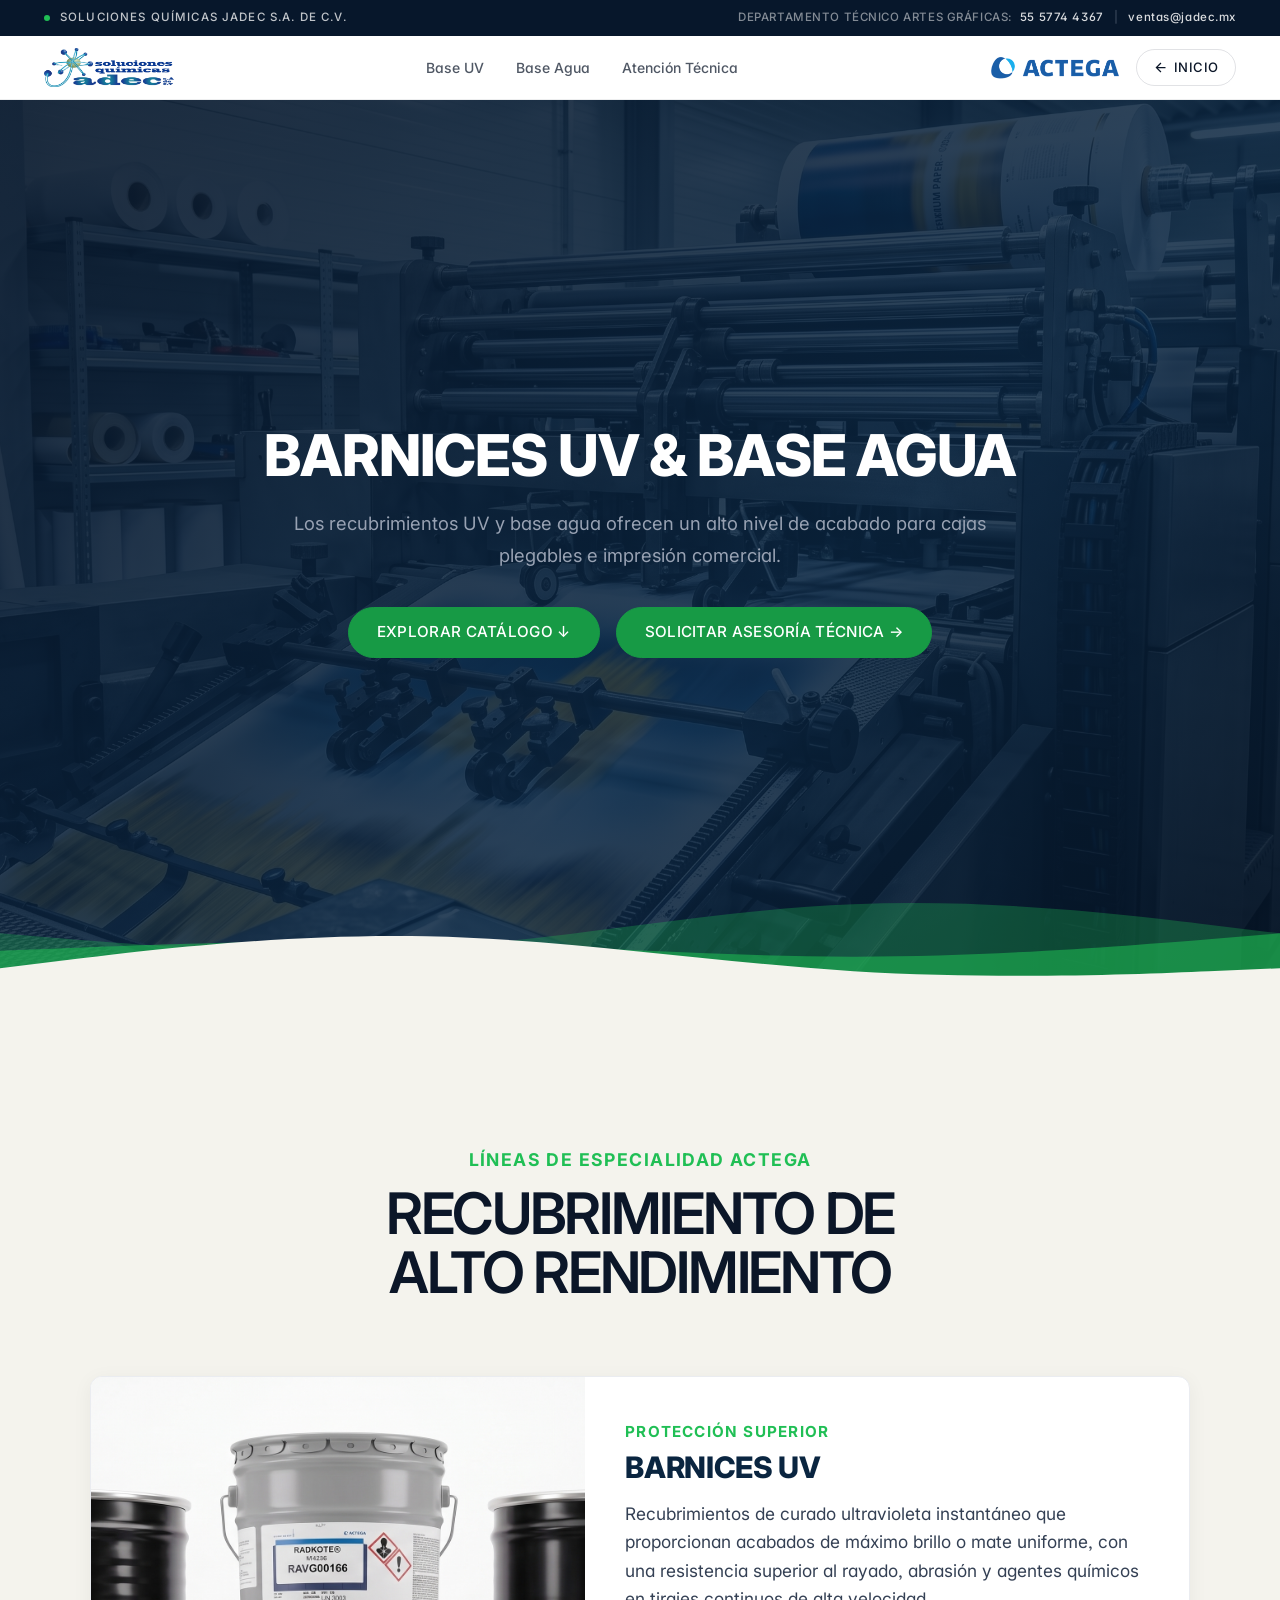
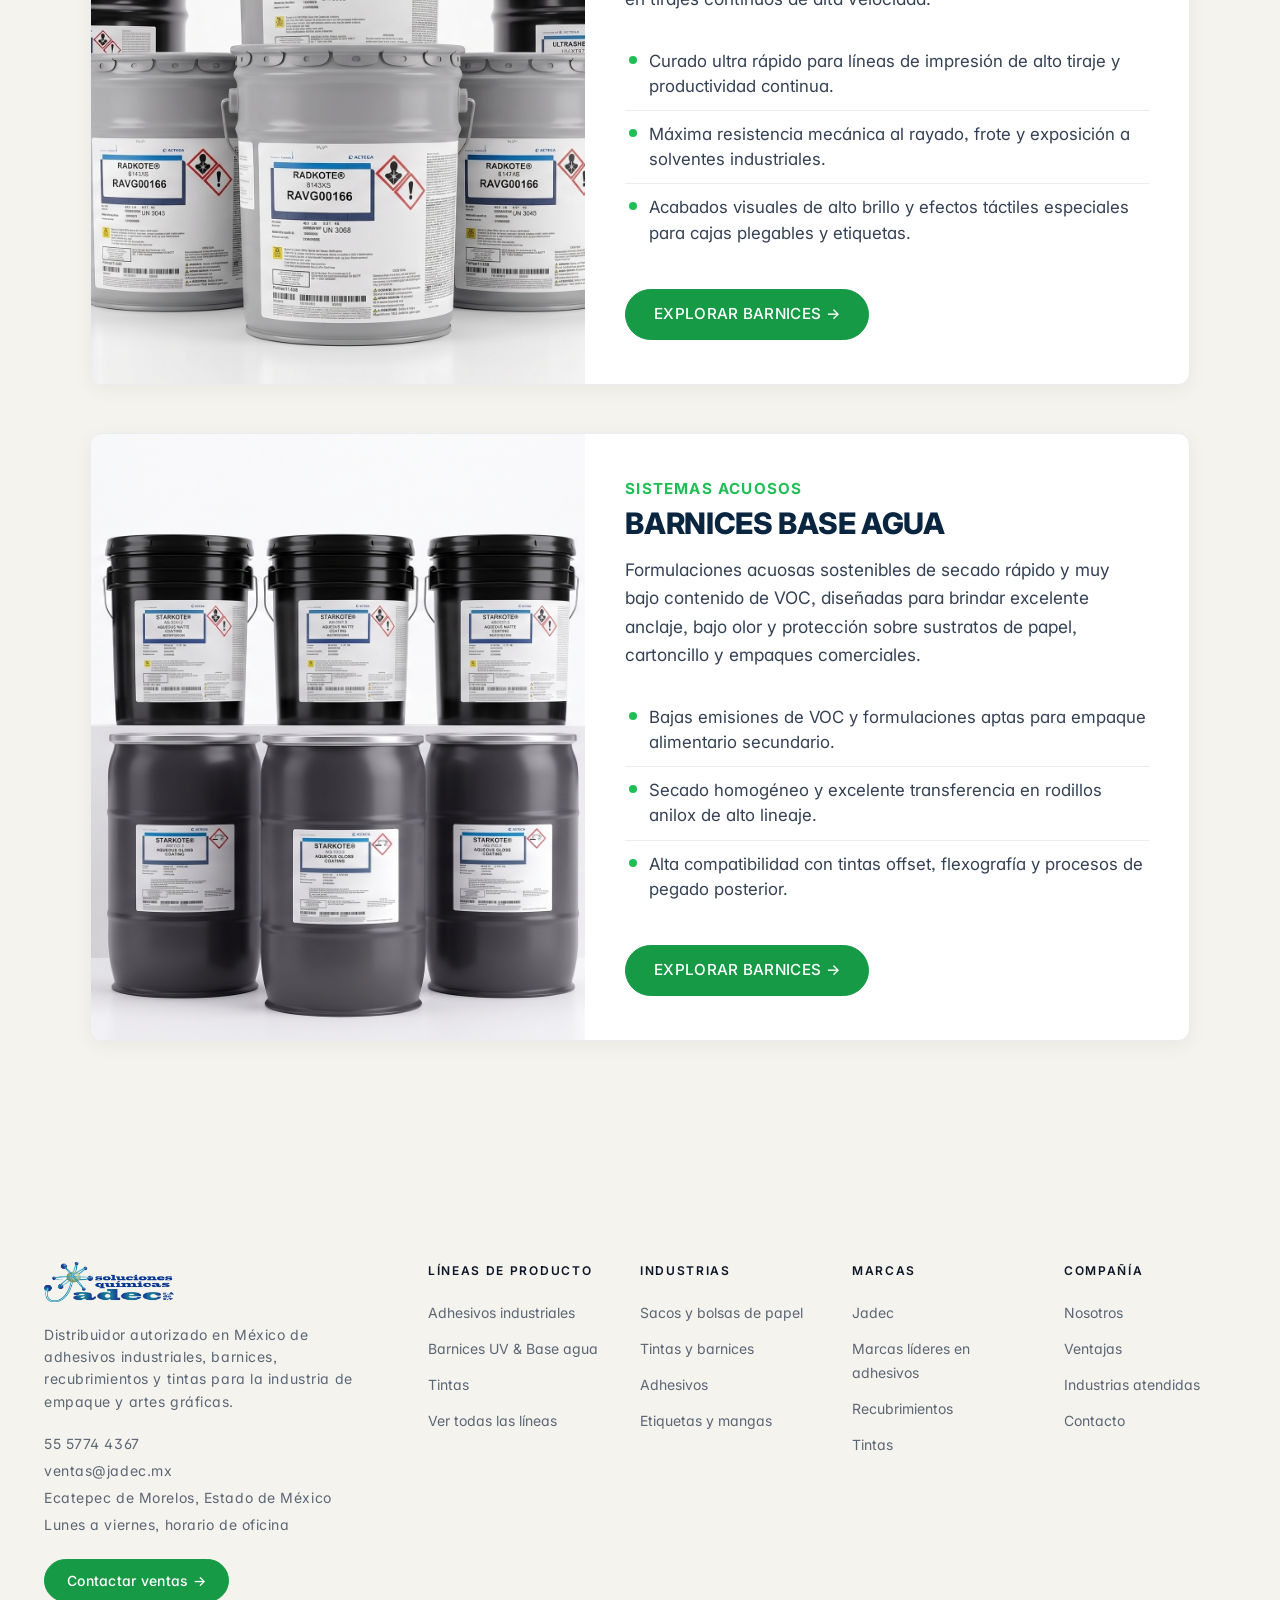
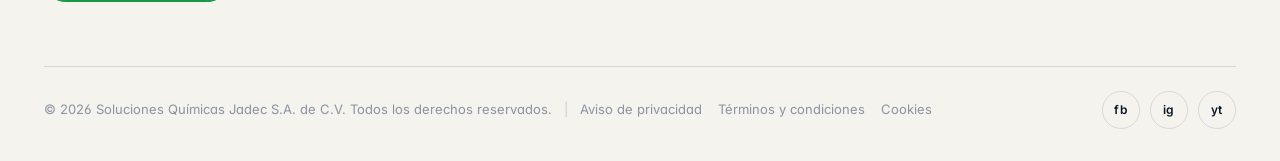
<file: barnices.html>
<!DOCTYPE html>
<html lang="es">
<head>
  <meta charset="UTF-8">
  <meta name="viewport" content="width=device-width, initial-scale=1.0">
  <meta name="author" content="Soluciones Químicas Jadec S.A. de C.V.">
  <meta name="robots" content="index, follow, max-image-preview:large, max-snippet:-1, max-video-preview:-1">
  <meta name="theme-color" content="#07172B">
  <meta name="format-detection" content="telephone=no">
  <link rel="alternate" hreflang="es-MX" href="https://www.jadec-quimica.com/barnices.html" />
  <meta name="description" content="Barnices UV y Base Agua ACTEGA en México por JADEC Soluciones Químicas. Recubrimientos de alto brillo, mate y acabados especiales para la industria de artes gráficas y empaque.">
  <meta name="keywords" content="Barnices UV Actega, Barnices Base Agua Actega, Recubrimientos Actega Mexico, Jadec Soluciones Quimicas distribuidor Actega, Barnices UV artes graficas, Recubrimientos empaques">
  
  <link rel="canonical" href="https://www.jadec-quimica.com/barnices.html" />
  <meta property="og:title" content="Barnices UV &amp; Base Agua ACTEGA | Catálogo Oficial JADEC">
  <meta property="og:description" content="Formulaciones de recubrimientos y barnices especializados ACTEGA de alto rendimiento para artes gráficas y empaques en México.">
  <meta property="og:image" content="https://www.jadec-quimica.com/og-image.jpg">
  <meta property="og:url" content="https://www.jadec-quimica.com/barnices.html">
  <meta property="og:type" content="website">
  <meta property="og:site_name" content="JADEC Soluciones Químicas">
  <meta property="og:locale" content="es_MX">
  <meta property="og:image:alt" content="Barnices UV &amp; Base Agua ACTEGA | Catálogo Oficial JADEC">

  <!-- Twitter / X Cards -->
  <meta name="twitter:card" content="summary_large_image">
  <meta name="twitter:title" content="Barnices UV &amp; Base Agua ACTEGA | Catálogo Oficial JADEC">
  <meta name="twitter:description" content="Formulaciones de recubrimientos y barnices especializados ACTEGA de alto rendimiento para artes gráficas y empaques en México.">
  <meta name="twitter:image" content="https://www.jadec-quimica.com/og-image.jpg">
  <meta name="twitter:image:alt" content="Barnices UV &amp; Base Agua ACTEGA | Catálogo Oficial JADEC">

  <!-- Datos estructurados (Schema.org) -->
  <script type="application/ld+json">
  {
    "@context": "https://schema.org",
    "@type": "BreadcrumbList",
    "itemListElement": [
      {
        "@type": "ListItem",
        "position": 1,
        "name": "Inicio",
        "item": "https://www.jadec-quimica.com/"
      },
      {
        "@type": "ListItem",
        "position": 2,
        "name": "Barnices UV & Base Agua ACTEGA",
        "item": "https://www.jadec-quimica.com/barnices.html"
      }
    ]
  }
  </script>

  <title>BARNICES UV &amp; BASE AGUA| Catálogo Oficial JADEC</title>

  <!-- Favicons y Accesos Directos Móviles -->
  <link rel="icon" type="image/x-icon" href="images/favicon/favicon.ico">
  <link rel="icon" type="image/png" sizes="32x32" href="images/favicon/favicon.ico">
  <link rel="icon" type="image/png" sizes="16x16" href="images/favicon/favicon.ico">
  <link rel="apple-touch-icon" sizes="180x180" href="images/favicon/favicon.ico">

  <!-- Google Fonts -->
  <link rel="preconnect" href="https://fonts.googleapis.com">
  <link rel="preconnect" href="https://fonts.gstatic.com" crossorigin>
  <link href="https://fonts.googleapis.com/css2?family=Inter:wght@300;400;500;600;700;800&display=swap" rel="stylesheet">

  <!-- Hojas de Estilo Separadas -->
  <link rel="stylesheet" href="css/style.css">
  <link rel="stylesheet" href="css/home.css">
  <link rel="stylesheet" href="css/modal.css">
  <link rel="stylesheet" href="css/barnices.css">
  <!-- Capa visual premium (solo presentación; se carga al final para sobrescribir) -->
  <link rel="stylesheet" href="css/premium-core.css">
  <link rel="stylesheet" href="css/premium-barnices.css">
</head>
<body>

<!-- Topbar Superior Corporativa -->
    <aside class="topbar" aria-label="Contacto del Departamento Técnico">
    <div class="topbar-container">
<!-- Columna Izquierda: Identidad y Línea Autorizada -->
      <div class="topbar-brand-meta">
        <span class="topbar-dot-orange" aria-hidden="true"></span>
        <span class="topbar-brand-text">SOLUCIONES QUÍMICAS JADEC S.A. DE C.V. </span>
      </div>

<!-- Columna Derecha: Departamento Técnico y Contacto Directo -->
      <div class="topbar-tech-contact">
        <span class="topbar-tech-label">DEPARTAMENTO TÉCNICO ARTES GRÁFICAS:</span>
        <a href="tel:+525557744367" class="topbar-tech-link">55 5774 4367</a>
        <span class="topbar-tech-sep">|</span>
        <a href="mailto:ventas@jadec.mx" class="topbar-tech-link">ventas@jadec.mx</a>
      </div>
      </div>
      </aside>

    <!-- Header y Navegación Principal -->
    <header class="site">
      <div class="header-container">
        <!-- Logotipo Principal (JADEC) -->
        <a href="index.html" class="logo" aria-label="JADEC Soluciones Químicas - Inicio">
          <img src="images/logo/jadec-logo.png" alt="Logotipo Corporativo de JADEC Soluciones Químicas" class="logo-img" width="180" height="48">
        </a>

        <!-- Contenedor de Navegación Principal -->
        <nav id="siteNav" class="site-nav" aria-label="Navegación Principal">
          <ul class="navlinks">
            <li class="nav-item"><a href="#barnices-uv" class="nav-link">Base UV</a></li>
            <li class="nav-item"><a href="#barnices-agua" class="nav-link">Base Agua</a></li>
            <li class="nav-item"><a href="#atencion-tecnica" class="nav-link">Atención Técnica</a></li>
          </ul>
        </nav>

        <!-- Acciones Derecha: Logo Secundario (ACTEGA), Botón Inicio y Botón Hamburguesa -->
        <div class="header-actions">
          <!-- Logotipo Secundario Derecho (ACTEGA) -->
          <div class="logo-secundario-wrapper">
            <img src="images/logo/actega-logo.png" alt="Logotipo Oficial de ACTEGA" class="logo-secundario-derecha" width="120" height="36">
          </div>

          <!-- Botón INICIO Verde Sólido con Flecha de Retorno -->
          <a href="index.html" class="btn-header-inicio" aria-label="Regresar a la página principal">
            <svg class="btn-header-icon" viewBox="0 0 24 24" aria-hidden="true">
              <path fill="currentColor" d="M20 11H7.83l5.59-5.59L12 4l-8 8 8 8 1.41-1.41L7.83 13H20v-2z"/>
            </svg>
            <span>INICIO</span>
          </a>

          <!-- Botón Toggle de Menú Móvil (Hamburguesa de 3 Líneas) -->
          <button type="button" class="nav-toggle" id="navToggle" aria-label="Abrir Menú de Navegación" aria-expanded="false" aria-controls="siteNav">
            <span class="hamburger-bar"></span>
            <span class="hamburger-bar"></span>
            <span class="hamburger-bar"></span>
          </button>
        </div>
      </div>
    </header>

<!-- Contenido Principal -->
  <main id="main-content">

<!-- 1. Portada Hero Section Fullscreen -->
      <section class="hero-actega fullscreen">
      <div class="hero-actega-overlay"></div>
      
      
      <div class="hero-actega-container">
        
        <h1 class="hero-actega-title">BARNICES UV  &amp;  BASE AGUA</h1>
        <p class="hero-actega-desc">
          Los recubrimientos UV y base agua ofrecen un alto nivel de acabado para cajas plegables e impresión comercial.
        </p>
        <div class="hero-actega-actions">
          <a href="#catalogo-actega" class="btn btn-green">
            <span>EXPLORAR CATÁLOGO &darr;</span>
          </a>
          <button type="button" class="btn btn-green" data-open-modal>
            <span>SOLICITAR ASESORÍA TÉCNICA &rarr;</span>
          </button>
          </div>
          </div>

<!-- Divisor de Olas SVG Superpuestas -->
      <div class="actega-wave-divider" aria-hidden="true">
        <svg viewBox="0 0 1440 220" preserveAspectRatio="none">
          <path class="actega-wave-layer-1" d="M0,96L80,106.7C160,117,320,139,480,122.7C640,107,800,53,960,42.7C1120,32,1280,64,1360,80L1440,96L1440,220L1360,220C1280,220,1120,220,960,220C800,220,640,220,480,220C320,220,160,220,80,220L0,220Z"></path>
          <path class="actega-wave-layer-2" d="M0,128L80,122.7C160,117,320,107,480,112C640,117,800,139,960,138.7C1120,139,1280,117,1360,106.7L1440,96L1440,220L1360,220C1280,220,1120,220,960,220C800,220,640,220,480,220C320,220,160,220,80,220L0,220Z"></path>
          <path class="actega-wave-layer-3" d="M0,160L80,144C160,128,320,96,480,101.3C640,107,800,149,960,165.3C1120,181,1280,171,1360,165.3L1440,160L1440,220L1360,220C1280,220,1120,220,960,220C800,220,640,220,480,220C320,220,160,220,80,220L0,220Z"></path>
        </svg>
        </div>
        </section>

<!-- 2. Sección de Productos (Fichas de Barnices Actega) -->
    <section class="section productos-actega-section bg-actega-beige" id="catalogo-actega">
      <div class="section-container">
        
        <div class="section-header text-center">
          <span class="section-subtitle-green">Líneas de Especialidad ACTEGA</span>
          <h2 class="section-title">RECUBRIMIENTO DE ALTO RENDIMIENTO</h2>
          <p class="section-description">
            
          </p>
        </div>

        <div class="actega-grid">
          
<!-- Tarjeta 1: BARNICES UV -->
          <article class="actega-card" id="barnices-uv">
            <div class="actega-card-img-wrap">
              <img width="2908" height="1472" src="assets/uv-1.webp" alt="Barnices UV de alto brillo y resistencia química Actega" class="actega-card-img" loading="lazy" decoding="async">
            </div>
            <div class="actega-card-body">
              <span class="actega-card-sub">Protección Superior</span>
              <h3 class="actega-card-title">BARNICES UV</h3>
              <p class="actega-card-desc">
                Recubrimientos de curado ultravioleta instantáneo que proporcionan acabados de máximo brillo o mate uniforme, con una resistencia superior al rayado, abrasión y agentes químicos en tirajes continuos de alta velocidad.
              </p>
              <ul class="actega-feature-list">
                <li>Curado ultra rápido para líneas de impresión de alto tiraje y productividad continua.</li>
                <li>Máxima resistencia mecánica al rayado, frote y exposición a solventes industriales.</li>
                <li>Acabados visuales de alto brillo y efectos táctiles especiales para cajas plegables y etiquetas.</li>
              </ul>
              <a href="uv.html" class="btn btn-green">
                <span>EXPLORAR BARNICES &rarr;</span>
              </a>
            </div>
          </article>

          <!-- Tarjeta 2: BARNICES BASE AGUA -->
          <article class="actega-card" id="barnices-agua">
            <div class="actega-card-img-wrap">
              <img width="3168" height="1344" src="assets/agua-1.webp" alt="Barnices base agua ecológicos Actega" class="actega-card-img" loading="lazy" decoding="async">
            </div>
            <div class="actega-card-body">
              <span class="actega-card-sub">Sistemas Acuosos</span>
              <h3 class="actega-card-title">BARNICES BASE AGUA</h3>
              <p class="actega-card-desc">
                Formulaciones acuosas sostenibles de secado rápido y muy bajo contenido de VOC, diseñadas para brindar excelente anclaje, bajo olor y protección sobre sustratos de papel, cartoncillo y empaques comerciales.
              </p>
              <ul class="actega-feature-list">
                <li>Bajas emisiones de VOC y formulaciones aptas para empaque alimentario secundario.</li>
                <li>Secado homogéneo y excelente transferencia en rodillos anilox de alto lineaje.</li>
                <li>Alta compatibilidad con tintas offset, flexografía y procesos de pegado posterior.</li>
              </ul>
              <a href="agua.html" class="btn btn-green">
                <span>EXPLORAR BARNICES &rarr;</span>
              </a>
            </div>
          </article>

        </div>

      </div>
    </section>

  </main>

  <!-- Footer Corporativo (5 Columnas) -->
        <footer class="site-footer" id="atencion-tecnica">
        <div class="footer-container">
        <div class="footer-grid">
<!-- Columna 1: Información Corporativa & Contacto -->
        <div class="footer-brand">
        <div class="logo">
        <a href="index.html" class="logo-link" aria-label="JADEC Soluciones Químicas - Inicio">
        <picture>
        <source srcset="images/logo/jadec-logo.png" type="image/png">
        <img src="images/logo/jadec-logo.png" alt="Logotipo Corporativo de JADEC Soluciones Químicas" class="logo-img" width="180" height="48" loading="lazy" decoding="async">
        </picture>
        </a>
        </div>
        <p class="footer-desc">
            Distribuidor autorizado en México de adhesivos industriales, barnices, recubrimientos y tintas para la industria de empaque y artes gráficas.
          </p>
          <div class="footer-brand-info">
            <p>55 5774 4367</p>
            <p>ventas@jadec.mx</p>
            <p>Ecatepec de Morelos, Estado de México</p>
            <p>Lunes a viernes, horario de oficina</p>
          </div>
          <button type="button" class="btn btn-green" data-open-modal>
            <span>Contactar ventas &rarr;</span>
          </button>
        </div>

        <!-- Columna 2: Líneas de Producto -->
        <div class="footer-col">
          <h4 class="footer-heading">LÍNEAS DE PRODUCTO</h4>
          <ul class="footer-links">
            <li><a href="adhesivos.html">Adhesivos industriales</a></li>
            <li><a href="barnices.html">Barnices UV &amp; Base agua</a></li>
            <li><a href="tintas.html">Tintas</a></li>
            <li><a href="index.html#productos">Ver todas las líneas</a></li>
          </ul>
        </div>

        <!-- Columna 3: Industrias -->
        <div class="footer-col">
          <h4 class="footer-heading">INDUSTRIAS</h4>
          <ul class="footer-links">
            <li><a href="index.html#industrias-atendidas">Sacos y bolsas de papel</a></li>
            <li><a href="index.html#industrias-atendidas">Tintas y barnices</a></li>
            <li><a href="index.html#industrias-atendidas">Adhesivos</a></li>
            <li><a href="index.html#industrias-atendidas">Etiquetas y mangas</a></li>
          </ul>
        </div>

        <!-- Columna 4: Marcas -->
        <div class="footer-col">
          <h4 class="footer-heading">MARCAS</h4>
          <ul class="footer-links">
            <li><a href="index.html">Jadec</a></li>
            <li><a href="adhesivos.html">Marcas líderes en adhesivos</a></li>
            <li><a href="barnices.html">Recubrimientos</a></li>
            <li><a href="tintas.html">Tintas</a></li>
          </ul>
        </div>

        <!-- Columna 5: Compañía -->
        <div class="footer-col">
          <h4 class="footer-heading">COMPAÑÍA</h4>
          <ul class="footer-links">
            <li><a href="index.html#nosotros">Nosotros</a></li>
            <li><a href="index.html#ventajas">Ventajas</a></li>
            <li><a href="index.html#industrias-atendidas">Industrias atendidas</a></li>
            <li><a href="index.html#industrias">Contacto</a></li>
          </ul>
        </div>
      </div>

      <div class="footer-bottom">
        <!-- Grupo Izquierdo: Copyright + Enlaces Legales -->
        <div class="footer-legal-group">
          <span class="copyright-text">&copy; 2026 Soluciones Químicas Jadec S.A. de C.V. Todos los derechos reservados.</span>
          <span class="legal-separator">|</span>
          <div class="legal-links">
            <a href="aviso-privacidad.html">Aviso de privacidad</a>
            <span>Términos y condiciones</span>
            <span>Cookies</span>
          </div>
        </div>

        <!-- Grupo Derecho: Redes Sociales -->
        <div class="footer-social-group">
          <a href="#" class="social-box" aria-label="Facebook de JADEC">fb</a>
          <a href="#" class="social-box" aria-label="Instagram de JADEC">ig</a>
          <a href="#" class="social-box" aria-label="YouTube de JADEC">yt</a>
        </div>
      </div>
    </div>
  </footer>

  <!-- Modal de Contacto y Cotización B2B -->
  <div class="modal-overlay" id="contactModal" aria-hidden="true" role="dialog" aria-labelledby="modalTitle">
    <div class="modal-card">
      <button type="button" class="modal-close" data-close-modal aria-label="Cerrar ventana modal">&times;</button>
      
      <div class="modal-body-content" id="modalFormContainer">
        <!-- Cabecera del Modal -->
        <div class="modal-header">
          <span class="modal-kicker">[ SUMINISTRO MAYORISTA &mdash; JADEC ]</span>
          <h2 class="modal-title" id="modalTitle">SOLICITAR COTIZACIÓN</h2>
          <p class="modal-desc">
            Complete sus datos empresariales y recibirá una propuesta de precio y disponibilidad para el formato que requiere.
          </p>
        </div>

        <form id="contactForm" class="modal-form" novalidate>
          
          <!-- Fila 1: Nombre y Empresa (2 columnas) -->
          <div class="form-row">
            <div class="modal-form-group">
              <label for="fieldName" class="form-label">NOMBRE COMPLETO <span class="required">*</span></label>
              <input type="text" id="fieldName" name="name" class="form-input" placeholder="Ej. Ing. Miguel Torres" required>
            </div>
            <div class="modal-form-group">
              <label for="fieldCompany" class="form-label">EMPRESA / PLANTA INDUSTRIAL <span class="required">*</span></label>
              <input type="text" id="fieldCompany" name="company" class="form-input" placeholder="Ej. Empaques Industriales de México" required>
            </div>
          </div>

          <!-- Fila 2: Correo y Teléfono (2 columnas) -->
          <div class="form-row">
            <div class="modal-form-group">
              <label for="fieldEmail" class="form-label">CORREO ELECTRÓNICO EMPRESARIAL <span class="required">*</span></label>
              <input type="email" id="fieldEmail" name="email" class="form-input" placeholder="m.torres@empresa.com" required>
            </div>
            <div class="modal-form-group">
              <label for="fieldPhone" class="form-label">TELÉFONO (OPCIONAL)</label>
              <input type="tel" id="fieldPhone" name="phone" class="form-input" placeholder="55 0000 0000">
            </div>
          </div>

          <!-- Fila 3: Volumen de Consumo (1 columna completa) -->
          <div class="modal-form-group">
            <label for="fieldVolume" class="form-label">VOLUMEN DE CONSUMO ESTIMADO <span class="required">*</span></label>
            <select id="fieldVolume" name="volume" class="form-select" required>
              <option value="" disabled selected>Seleccione un formato...</option>
              <option value="cubetas">Cubetas Industriales (20 kg a 25 kg)</option>
              <option value="tambores">Tambores Industriales (200 kg)</option>
              <option value="ibc">Contenedores IBC / Totes (1,000 kg)</option>
            </select>
          </div>

          <!-- Fila 4: Datos de Proceso (1 columna completa) -->
          <div class="modal-form-group">
            <label for="fieldProcess" class="form-label">DATOS DE PROCESO (OPCIONAL)</label>
            <textarea id="fieldProcess" name="process" class="form-textarea" rows="3" placeholder="Sustrato, velocidad de línea, temperatura de proceso, equipo de aplicación..."></textarea>
          </div>

          <!-- Casilla de Privacidad -->
          <div class="form-checkbox-group">
            <label class="checkbox-label" for="fieldPrivacy">
              <input type="checkbox" id="fieldPrivacy" name="privacy" class="form-checkbox" required>
              <span class="checkbox-text">
                He leído y acepto el <a href="aviso-privacidad.html" target="_blank" rel="noopener noreferrer">aviso de privacidad</a> y autorizo el tratamiento de mis datos para atender esta solicitud.
              </span>
            </label>
          </div>

          <!-- Botones de Acción (Alineados a la derecha) -->
          <div class="modal-actions">
            <button type="button" class="btn btn-ghost btn-modal-cancel" data-close-modal>CANCELAR</button>
            <button type="submit" class="btn btn-submit btn-green">ENVIAR SOLICITUD &rarr;</button>
          </div>

        </form>
      </div>

      <!-- Estado de Éxito -->
      <div class="modal-success-state" id="modalSuccessState" hidden>
        <div class="success-icon-wrap">
          <svg viewBox="0 0 24 24" fill="none" stroke="currentColor" stroke-width="2.5" aria-hidden="true"><polyline points="20 6 9 17 4 12"></polyline></svg>
        </div>
        <h3 class="success-title">¡Solicitud Enviada con Éxito!</h3>
        <button type="button" class="btn btn-green" data-close-modal>Entendido</button>
      </div>

    </div>
  </div>

  <!-- Botón Flotante Volver Arriba -->
  <button type="button" id="backToTop" class="btn-back-to-top" aria-label="Volver arriba">
    <svg viewBox="0 0 24 24" fill="none" stroke="currentColor" stroke-width="2.5" stroke-linecap="round" stroke-linejoin="round" aria-hidden="true">
      <path d="M18 15l-6-6-6 6"/>
    </svg>
  </button>

  <!-- Scripts Modulares -->
  <script src="js/modal.js" defer></script>
  <script src="js/scroll.js" defer></script>
  <script src="js/barnices.js" defer></script>
</body>
</html>
</file>
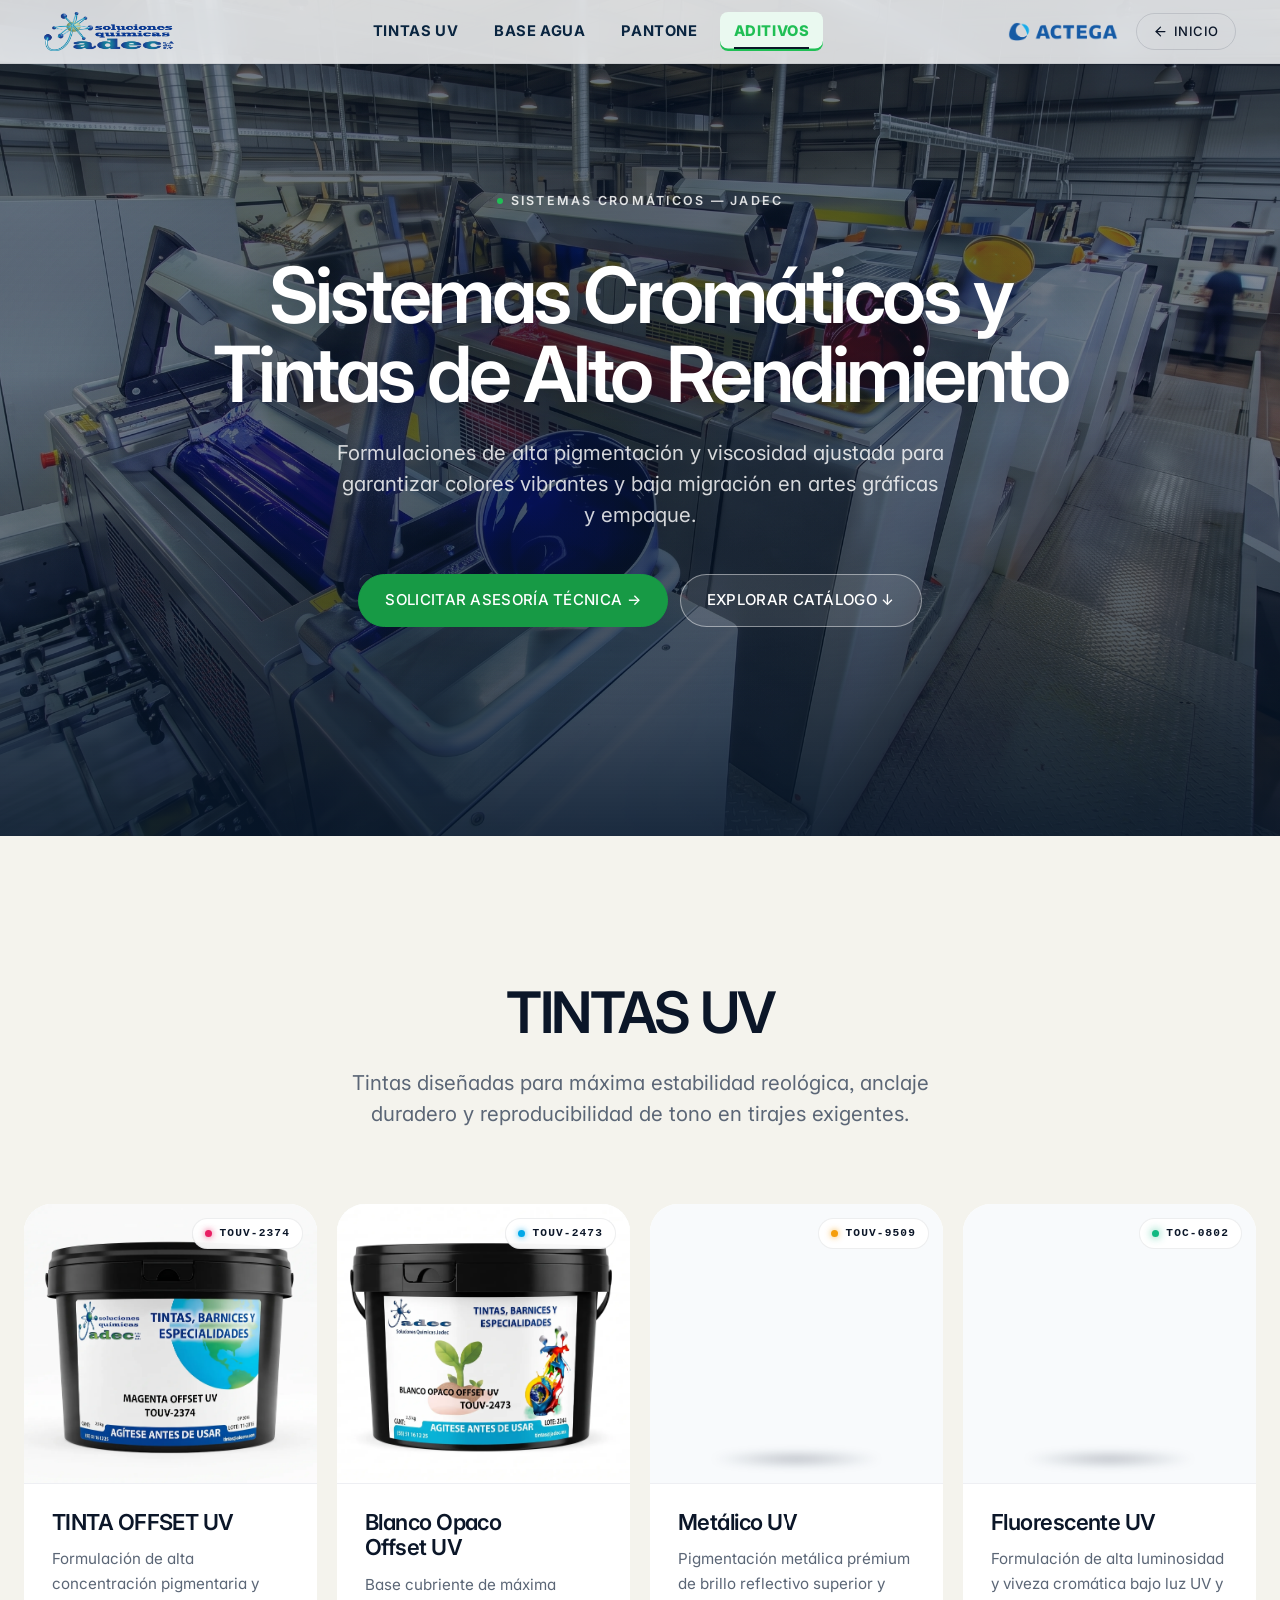
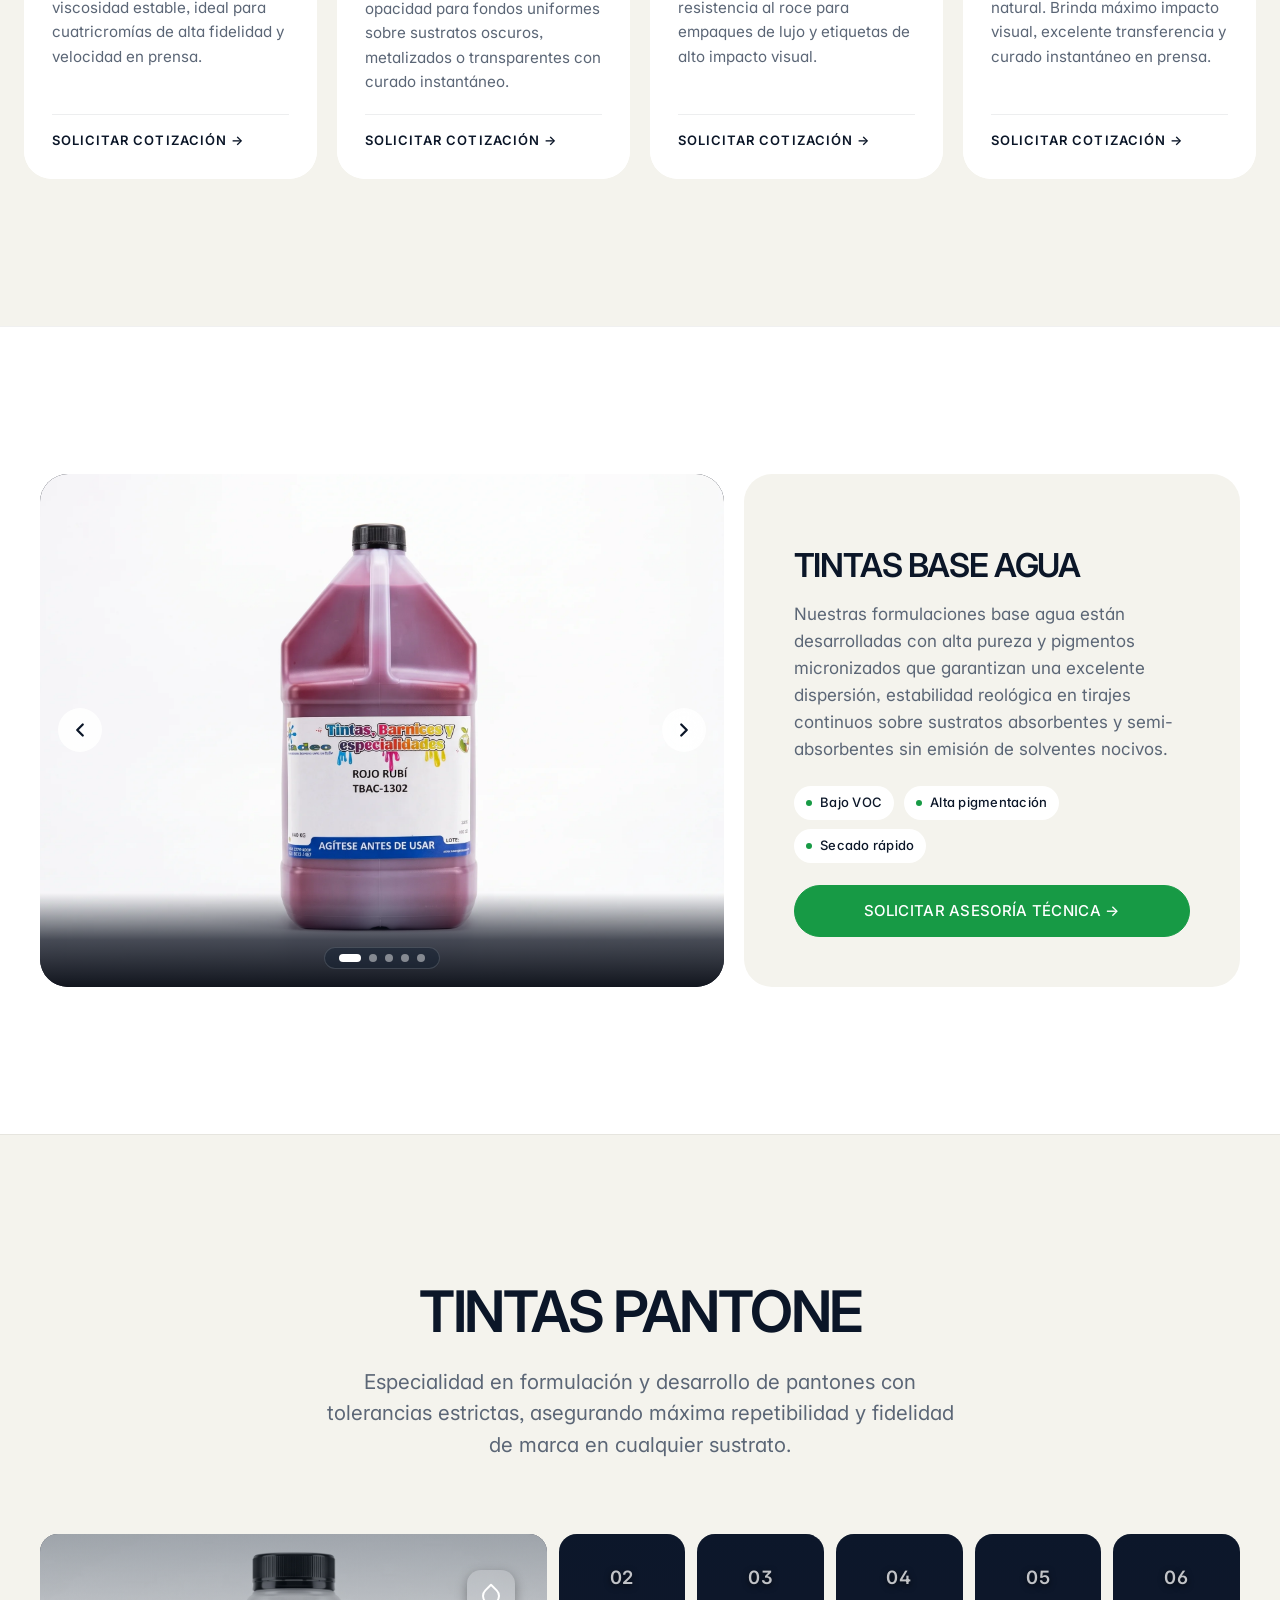
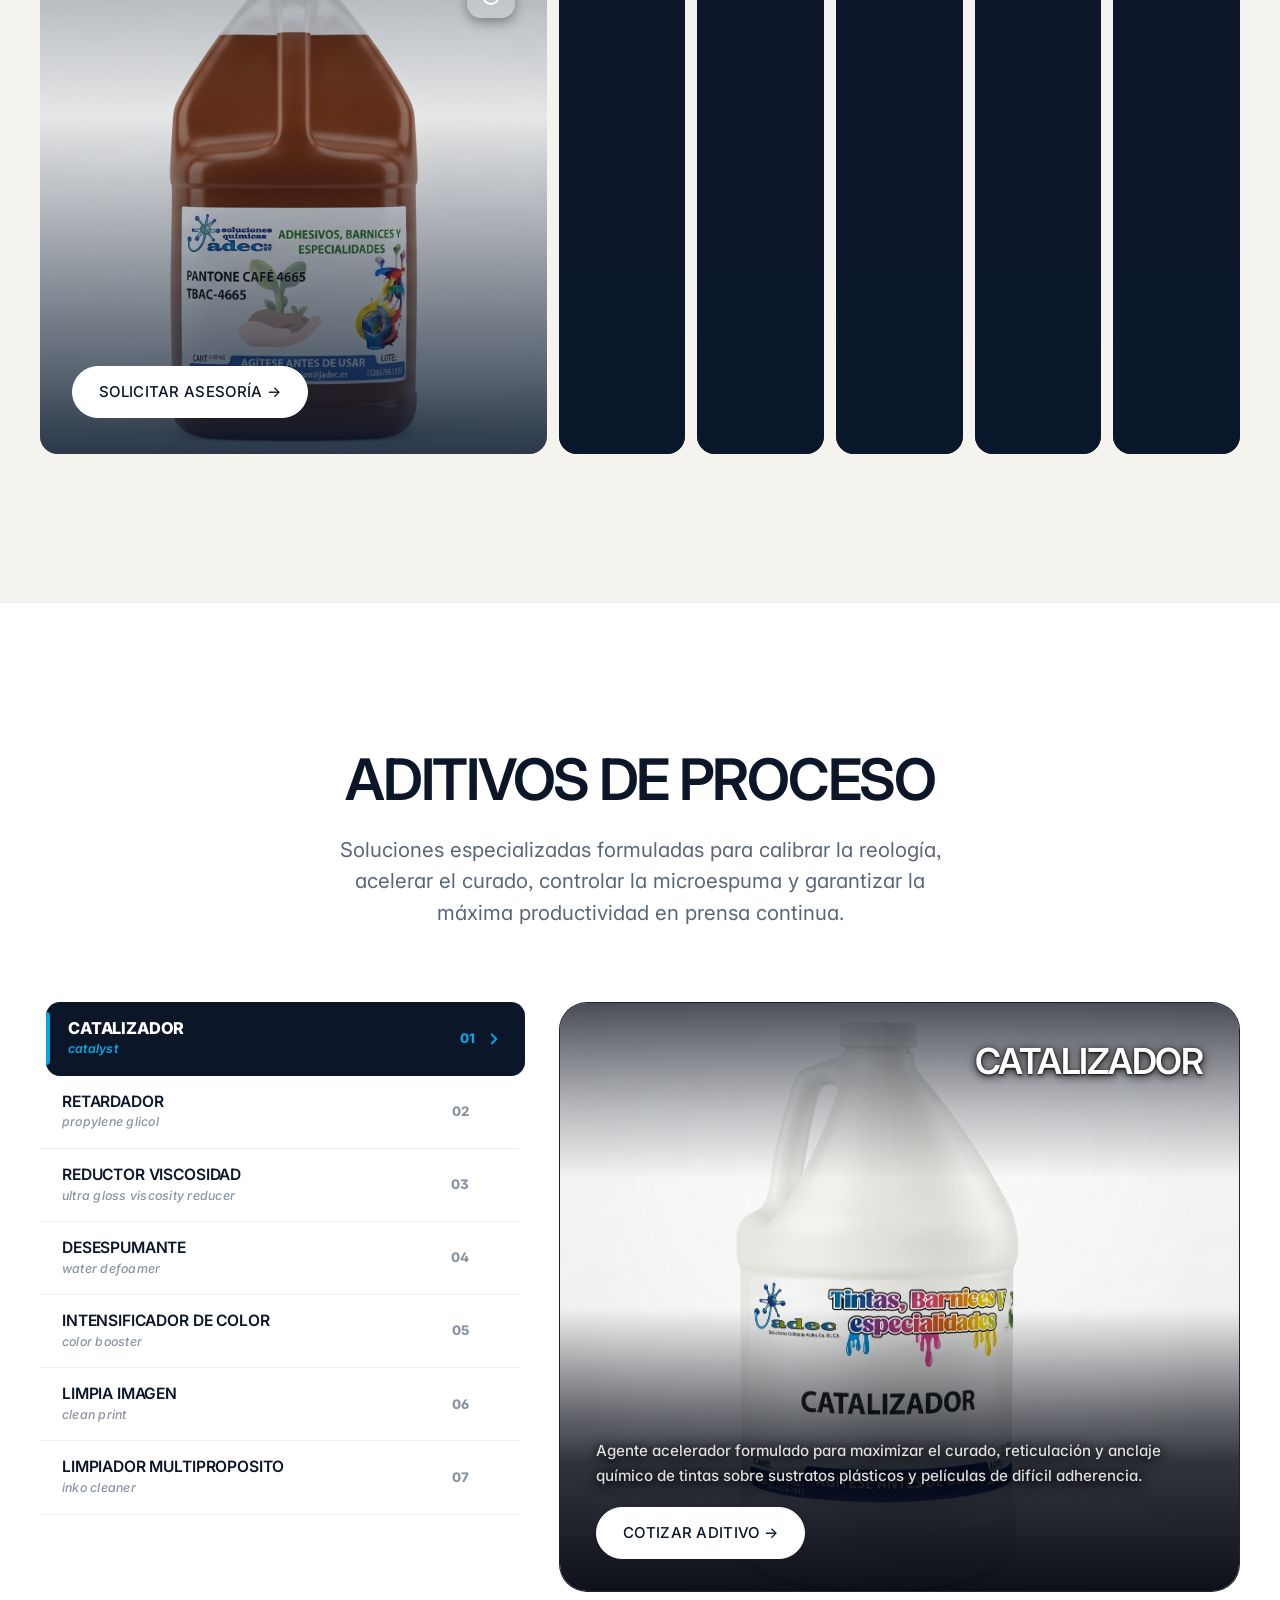
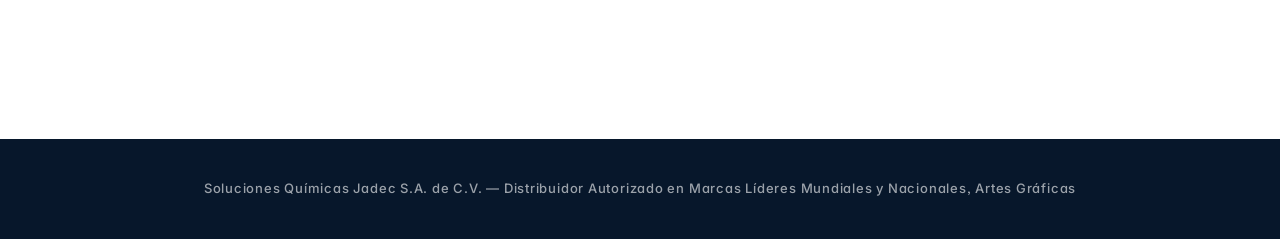
<file: tintas.html>
<!DOCTYPE html>
<html lang="es">
<head>
  <meta charset="UTF-8">
  <meta name="viewport" content="width=device-width, initial-scale=1.0">
  <meta name="author" content="Soluciones Químicas Jadec S.A. de C.V.">
  <meta name="robots" content="index, follow, max-image-preview:large, max-snippet:-1, max-video-preview:-1">
  <meta name="theme-color" content="#07172B">
  <meta name="format-detection" content="telephone=no">
  <link rel="alternate" hreflang="es-MX" href="https://www.jadec-quimica.com/tintas.html" />
  <meta name="description" content="Tintas industriales, flexografía y offset JADEC en México. Sistemas cromáticos de alta pigmentación, secado eficiente y cumplimiento regulatorio para artes gráficas y empaque.">
  <meta name="keywords" content="Tintas industriales flexografia y offset JADEC, Tintas flexo UV Mexico, Tintas offset base agua, Tintas para empaque, Sistemas cromaticos tintas, Jadec Soluciones Quimicas">
  
  <link rel="canonical" href="https://www.jadec-quimica.com/tintas.html">
  <meta property="og:title" content="Tintas Industriales, Flexografía y Offset | Catálogo Oficial JADEC">
  <meta property="og:description" content="Formulaciones cromáticas de alta pigmentación y viscosidad ajustada para rodillos anilox y prensas offset en México.">
  <meta property="og:image" content="https://www.jadec-quimica.com/og-image.jpg">
  <meta property="og:url" content="https://www.jadec-quimica.com/tintas.html">
  <meta property="og:type" content="website">
  <meta property="og:site_name" content="JADEC Soluciones Químicas">
  <meta property="og:locale" content="es_MX">
  <meta property="og:image:alt" content="Tintas Industriales, Flexografía y Offset | Catálogo Oficial JADEC">

  <!-- Twitter / X Cards -->
  <meta name="twitter:card" content="summary_large_image">
  <meta name="twitter:title" content="Tintas Industriales, Flexografía y Offset | Catálogo Oficial JADEC">
  <meta name="twitter:description" content="Formulaciones cromáticas de alta pigmentación y viscosidad ajustada para rodillos anilox y prensas offset en México.">
  <meta name="twitter:image" content="https://www.jadec-quimica.com/og-image.jpg">
  <meta name="twitter:image:alt" content="Tintas Industriales, Flexografía y Offset | Catálogo Oficial JADEC">

  <!-- Datos estructurados (Schema.org) -->
  <script type="application/ld+json">
  {
    "@context": "https://schema.org",
    "@type": "BreadcrumbList",
    "itemListElement": [
      {
        "@type": "ListItem",
        "position": 1,
        "name": "Inicio",
        "item": "https://www.jadec-quimica.com/"
      },
      {
        "@type": "ListItem",
        "position": 2,
        "name": "Tintas Industriales",
        "item": "https://www.jadec-quimica.com/tintas.html"
      }
    ]
  }
  </script>

  <title>Tintas Industriales Offset | Catálogo Oficial JADEC</title>

  <!-- Favicons y Accesos Directos Móviles -->
  <link rel="icon" type="image/x-icon" href="images/logo/favicon.ico">
  <link rel="icon" type="image/png" sizes="32x32" href="images/favicon/favicon.ico">
  <link rel="icon" type="image/png" sizes="16x16" href="images/favicon/favicon.ico">
  <link rel="apple-touch-icon" sizes="180x180" href="images/favicon/favicon.ico">

  <!-- Google Fonts -->
  <link rel="preconnect" href="https://fonts.googleapis.com">
  <link rel="preconnect" href="https://fonts.gstatic.com" crossorigin>
  <link href="https://fonts.googleapis.com/css2?family=Inter:wght@300;400;500;600;700;800&display=swap" rel="stylesheet">

  <!-- Hojas de Estilo Separadas -->
  <link rel="stylesheet" href="css/style.css">
  <link rel="stylesheet" href="css/home.css">
  <link rel="stylesheet" href="css/modal.css">
  <link rel="stylesheet" href="css/tintas.css">
  <!-- Capa visual premium (solo presentación; se carga al final para sobrescribir) -->
  <link rel="stylesheet" href="css/premium-core.css">
  <link rel="stylesheet" href="css/premium-tintas.css">
</head>
<body>

  <!-- Header y Navegación Principal (Smart Header Responsivo) -->
  <header class="site" id="siteHeader">
    <div class="header-container">
      <!-- Columna 1 (Izquierda): Identidad JADEC -->
      <a href="index.html" class="logo" aria-label="JADEC Soluciones Químicas - Inicio">
        <img src="images/logo/jadec-logo.png" alt="Logotipo Corporativo de JADEC Soluciones Químicas" class="logo-img" width="180" height="48">
      </a>

      <!-- Columna 2 (Centro en Desktop / Menú Desplegable Overlay en Móvil y Tablet) -->
      <nav class="site-nav" id="siteNav" aria-label="Navegación del Catálogo de Tintas">
        <!-- Lista de Enlaces de Anclaje del Catálogo -->
        <ul class="navlinks">
          <li class="nav-item">
            <a href="#catalogo-tintas" class="nav-link" aria-label="Ir a la sección de Tintas UV" title="Catálogo de Tintas UV y Offset UV">Tintas UV</a>
          </li>
          <li class="nav-item">
            <a href="#tintas-base-agua" class="nav-link" aria-label="Ir a la sección de Tintas Base Agua" title="Línea de Tintas Base Agua Flexográficas">Base Agua</a>
          </li>
          <li class="nav-item">
            <a href="#tintas-pantone" class="nav-link" aria-label="Ir a la sección de Tintas Pantone" title="Sistemas de Igualación y Tintas Pantone">Pantone</a>
          </li>
          <li class="nav-item">
            <a href="#aditivos" class="nav-link" aria-label="Ir a la sección de Aditivos de Proceso" title="Química Auxiliar y Aditivos para Tintas">Aditivos</a>
          </li>
        </ul>

        <!-- Contenedor Inferior Móvil: Botón de Inicio (Visible solo en <= 992px) -->
        <div class="nav-mobile-footer">
          <a href="index.html" class="btn-return-index mobile-return-btn" aria-label="Regresar a la página principal">
            <svg class="btn-return-icon" viewBox="0 0 24 24" fill="none" stroke="currentColor" stroke-width="2.5" stroke-linecap="round" stroke-linejoin="round" aria-hidden="true">
              <line x1="19" y1="12" x2="5" y2="12"></line>
              <polyline points="12 19 5 12 12 5"></polyline>
            </svg>
            <span>INICIO</span>
          </a>
        </div>
      </nav>

      <!-- Columna 3 (Derecha): Segundo Logotipo (ACTEGA), Botón Inicio y Toggle Hamburguesa -->
      <div class="header-right-actions">
        <!-- Segundo Logotipo / Partner ACTEGA (Visible en Cenefa en PC, Tablet y Móvil) -->
        <div class="header-secondary-logo-wrap">
          <img src="images/logo/actega-logo.png" alt="Logotipo Secundario Autorizado ACTEGA" class="header-secondary-logo" width="110" height="34">
        </div>

        <!-- Botón de Regreso al Inicio Estilo Industrial (Visible en PC > 992px) -->
        <a href="index.html" class="btn-return-index desktop-only" aria-label="Regresar a la página principal">
          <svg class="btn-return-icon" viewBox="0 0 24 24" fill="none" stroke="currentColor" stroke-width="2.5" stroke-linecap="round" stroke-linejoin="round" aria-hidden="true">
            <line x1="19" y1="12" x2="5" y2="12"></line>
            <polyline points="12 19 5 12 12 5"></polyline>
          </svg>
          <span>INICIO</span>
        </a>

        <!-- Botón Toggle de Menú Móvil Semántico (Tres Líneas animadas a X) -->
        <button type="button" class="nav-toggle" id="navToggle" aria-label="Abrir menú de navegación" aria-expanded="false" aria-controls="siteNav">
          <span class="hamburger-bar"></span>
          <span class="hamburger-bar"></span>
          <span class="hamburger-bar"></span>
        </button>
      </div>
    </div>
  </header>

  <!-- Contenido Principal -->
  <main id="main-content">

    <!-- 1. Portada Hero Section Tintas -->
    <section class="hero-tintas fullscreen">
      <div class="hero-tintas-overlay"></div>
      
      <div class="hero-tintas-container" data-scroll="hero">
        <div class="hero-tintas-badge">
          <span class="badge-dot"></span>
          SISTEMAS CROMÁTICOS &mdash; JADEC
        </div>
        <h1 class="hero-tintas-title">Sistemas Cromáticos y Tintas de Alto Rendimiento</h1>
        <p class="hero-tintas-desc">
          Formulaciones de alta pigmentación y viscosidad ajustada para garantizar colores vibrantes y baja migración en artes gráficas y empaque.
        </p>
        <div class="hero-tintas-actions">
          <button type="button" class="btn btn-tintas-green" data-open-modal>
            <span>SOLICITAR ASESORÍA TÉCNICA &rarr;</span>
          </button>
          <a href="#catalogo-tintas" class="btn btn-tintas-secondary">
            <span>EXPLORAR CATÁLOGO &darr;</span>
          </a>
        </div>
      </div>

      <!-- Divisor de Ondas SVG Superpuestas: Transición al Fondo Beige -->
      <div class="hero-wave-divider" aria-hidden="true">
        <svg class="hero-wave-svg" viewBox="0 0 1440 180" preserveAspectRatio="none" xmlns="http://www.w3.org/2000/svg">
          <!-- Capa 1: Verde Translúcido (Opacidad 35%) -->
          <path class="hero-wave-path-green" d="M0,64L60,74.7C120,85,240,107,360,96C480,85,600,43,720,37.3C840,32,960,64,1080,74.7C1200,85,1320,75,1380,69.3L1440,64L1440,180L1380,180C1320,180,1200,180,1080,180C960,180,840,180,720,180C600,180,480,180,360,180C240,180,120,180,60,180L0,180Z"></path>
          <!-- Capa 2: Verde Principal Superpuesto (Opacidad 75%) -->
          <path class="hero-wave-path-green-accent" d="M0,96L60,90.7C120,85,240,75,360,85.3C480,96,600,128,720,122.7C840,117,960,75,1080,69.3L1200,64L1320,80L1440,96L1440,180L1380,180C1320,180,1200,180,1080,180C960,180,840,180,720,180C600,180,480,180,360,180C240,180,120,180,60,180L0,180Z"></path>
          <!-- Capa 3: Fondo Sólido Beige (#F4F3ED) que fusiona con el catálogo -->
          <path class="hero-wave-path-bg" d="M0,128L60,117.3C120,107,240,85,360,90.7C480,96,600,128,720,138.7C840,149,960,139,1080,133.3C1200,128,1320,128,1380,128L1440,128L1440,180L1380,180C1320,180,1200,180,1080,180C960,180,840,180,720,180C600,180,480,180,360,180C240,180,120,180,60,180L0,180Z"></path>
        </svg>
      </div>
    </section>

    <!-- 2. Sección de Catálogo de Tintas -->
    <section class="section tintas-catalogo bg-beige" id="catalogo-tintas">
      <div class="section-container">
        
        <div class="section-header text-center" data-scroll="fade-up">
          <span class="section-subtitle-green"></span>
          <h2 class="section-title">TINTAS UV</h2>
          <p class="section-description">
            Tintas diseñadas para máxima estabilidad reológica, anclaje duradero y reproducibilidad de tono en tirajes exigentes.
          </p>
        </div>

        <div class="tintas-grid" data-scroll="stagger-cards">
          
<!-- Tarjeta 1: Magenta Offset UV -->
            <article class="catalog-card card-color-magenta" data-open-modal tabindex="0" role="button" aria-label="Solicitar cotización sobre Magenta Offset UV">
            <div class="catalog-card__media">
              <span class="catalog-card__tag">
                <span class="tag-color-dot dot-magenta" aria-hidden="true"></span>TOUV-2374
              </span>
              <img width="3168" height="1344" src="assets/touv-1.webp" alt="Tinta Magenta Offset UV JADEC" class="catalog-card__img" loading="lazy" decoding="async">
            </div>
            <div class="catalog-card__body">
              <span class="catalog-card__category"></span>
              <h3 class="catalog-card__title">TINTA OFFSET UV </h3>
              <div class="catalog-card__reveal">
                <p class="catalog-card__desc">
                  Formulación de alta concentración pigmentaria y viscosidad estable, ideal para cuatricromías de alta fidelidad y velocidad en prensa.
              </p>
              <div class="catalog-card__action">
              <span class="catalog-card__btn">SOLICITAR COTIZACIÓN &rarr;</span>
              </div>
              </div>
              </div>
            </article>

<!-- Tarjeta 2: Blanco Opaco Offset UV -->
            <article class="catalog-card card-color-white" data-open-modal tabindex="0" role="button" aria-label="Solicitar cotización sobre Blanco Opaco Offset UV">
            <div class="catalog-card__media">
              <span class="catalog-card__tag">
              <span class="tag-color-dot dot-cyan" aria-hidden="true"></span>TOUV-2473
              </span>
              <img width="3168" height="1344" src="assets/touv-2.webp" alt="Tinta Base Blanco Opaco Offset UV JADEC" class="catalog-card__img" loading="lazy" decoding="async">
            </div>
            <div class="catalog-card__body">
              <span class="catalog-card__category"></span>
              <h3 class="catalog-card__title">Blanco Opaco Offset UV</h3>
              <div class="catalog-card__reveal">
              <p class="catalog-card__desc">
                  Base cubriente de máxima opacidad para fondos uniformes sobre sustratos oscuros, metalizados o transparentes con curado instantáneo.
              </p>
              <div class="catalog-card__action">
              <span class="catalog-card__btn">SOLICITAR COTIZACIÓN &rarr;</span>
              </div>
              </div>
              </div>
          </article>

<!-- Tarjeta 3: Oro UV -->
            <article class="catalog-card card-color-gold" data-open-modal tabindex="0" role="button" aria-label="Solicitar cotización sobre Oro UV Metálico">
            <div class="catalog-card__media">
              <span class="catalog-card__tag">
              <span class="tag-color-dot dot-gold" aria-hidden="true"></span>TOUV-9509
              </span>
              <img width="2752" height="1536" src="assets/touvm-3.webp" alt="Tinta Oro Metálico UV JADEC" class="catalog-card__img" loading="lazy" decoding="async">
            </div>
            <div class="catalog-card__body">
              <span class="catalog-card__category"></span>
              <h3 class="catalog-card__title">Metálico UV</h3>
              <div class="catalog-card__reveal">
              <p class="catalog-card__desc">
                  Pigmentación metálica prémium de brillo reflectivo superior y resistencia al roce para empaques de lujo y etiquetas de alto impacto visual.
              </p>
              <div class="catalog-card__action">
              <span class="catalog-card__btn">SOLICITAR COTIZACIÓN &rarr;</span>
              </div>
              </div>
              </div>
          </article>

<!-- Tarjeta 4: Tinta Offset UV Fluorescente -->
            <article class="catalog-card card-color-neon" data-open-modal tabindex="0" role="button" aria-label="Solicitar cotización sobre Tinta offset UV fluorescente">
            <div class="catalog-card__media">
              <span class="catalog-card__tag">
              <span class="tag-color-dot dot-fluorescent" aria-hidden="true"></span>TOC-0802
              </span>
              <img width="3168" height="1344" src="assets/fluo-4.webp" alt="Tinta Offset UV Fluorescente JADEC" class="catalog-card__img" loading="lazy" decoding="async">
            </div>
            <div class="catalog-card__body">
              <span class="catalog-card__category"></span>
              <h3 class="catalog-card__title">Fluorescente UV</h3>
              <div class="catalog-card__reveal">
              <p class="catalog-card__desc">
                  Formulación de alta luminosidad y viveza cromática bajo luz UV y natural. Brinda máximo impacto visual, excelente transferencia y curado instantáneo en prensa.
              </p>
              <div class="catalog-card__action">
              <span class="catalog-card__btn">SOLICITAR COTIZACIÓN &rarr;</span>
              </div>
              </div>
              </div>
          </article>

         </div>
         </div>
         </section>

<!-- 3. Sección Dividida: TINTAS BASE AGUA (Carrusel + Panel Informativo) -->
        <section id="tintas-base-agua" class="section water-inks-section">
        <div class="section-container"> 
        <div class="water-inks-layout">
          
<!-- Columna Principal: Carrusel Deslizador de 5 Fotografías -->
            <div class="water-inks-slider-col" data-scroll="fade-right">
            <div class="water-inks-carousel" id="waterInksCarousel" aria-roledescription="carousel" aria-label="Galería de Tintas Base Agua JADEC" tabindex="0">
                
<!-- Pista Deslizante (Track) -->
            <div class="carousel-track" id="waterInksTrack">
                
<!-- Slide 1 -->
            <div class="carousel-slide is-active" role="group" aria-roledescription="slide" aria-label="1 de 5">
            <picture class="carousel-picture">
            <source srcset="assets/tbac-1.webp" type="image/webp">
            <img width="2752" height="1536" src="assets/tbac-1.webp" alt="Formulación y Mezcla de Tintas Base Agua JADEC" class="carousel-img" loading="eager">
                  </picture>
                  <div class="carousel-caption">
                  <span class="carousel-caption-tag"></span>
                  <h4 class="carousel-caption-title"></h4>
                  </div>
            </div>

<!-- Slide 2 -->
                <div class="carousel-slide" role="group" aria-roledescription="slide" aria-label="2 de 5">
                <picture class="carousel-picture">
                <source srcset="assets/tbac-2.webp" type="image/webp">
                    <img width="3168" height="1344" src="assets/tbac-2.webp" alt="Control Reológico y Estabilidad en Tiraje Continuo" class="carousel-img" loading="lazy" decoding="async">
                </picture>
                <div class="carousel-caption">
                <span class="carousel-caption-tag"></span>
                <h4 class="carousel-caption-title"></h4>
                </div>
                </div>

<!-- Slide 3 -->
                <div class="carousel-slide" role="group" aria-roledescription="slide" aria-label="3 de 5">
                <picture class="carousel-picture">
                  <source srcset="assets/toc-1.webp" type="image/webp">
                  <img width="2752" height="1536" src="assets/toc-1.webp" alt="Transferencia Uniforme en Rodillos Anilox" class="carousel-img" loading="lazy" decoding="async">
                  </picture>
                  <div class="carousel-caption">
                    <span class="carousel-caption-tag"></span>
                    <h4 class="carousel-caption-title"></h4>
                  </div>
                </div>

<!-- Slide 4 -->
                <div class="carousel-slide" role="group" aria-roledescription="slide" aria-label="3 de 5">
                  <picture class="carousel-picture">
                    <source srcset="assets/toc-2.webp" type="image/webp">
                    <img width="2752" height="1536" src="assets/toc-2.webp" alt="Transferencia Uniforme en Rodillos Anilox" class="carousel-img" loading="lazy" decoding="async">
                  </picture>
                  <div class="carousel-caption">
                    <span class="carousel-caption-tag"></span>
                    <h4 class="carousel-caption-title"></h4>
                  </div>
                </div>               

              </div>

              <!-- Flechas de Navegación -->
              <button type="button" class="carousel-btn carousel-btn--prev" id="waterInksPrev" aria-label="Diapositiva anterior">
                <svg viewBox="0 0 24 24" fill="none" stroke="currentColor" stroke-width="2.5" stroke-linecap="round" stroke-linejoin="round" aria-hidden="true">
                  <polyline points="15 18 9 12 15 6"></polyline>
                </svg>
              </button>
              <button type="button" class="carousel-btn carousel-btn--next" id="waterInksNext" aria-label="Diapositiva siguiente">
                <svg viewBox="0 0 24 24" fill="none" stroke="currentColor" stroke-width="2.5" stroke-linecap="round" stroke-linejoin="round" aria-hidden="true">
                  <polyline points="9 18 15 12 9 6"></polyline>
                </svg>
              </button>

              <!-- Indicadores / Dots de Paginación -->
              <div class="carousel-dots" id="waterInksDots" role="tablist" aria-label="Seleccionar diapositiva">
                <button type="button" class="carousel-dot is-active" role="tab" aria-selected="true" aria-label="Ir a diapositiva 1" data-slide-to="0"></button>
                <button type="button" class="carousel-dot" role="tab" aria-selected="false" aria-label="Ir a diapositiva 2" data-slide-to="1"></button>
                <button type="button" class="carousel-dot" role="tab" aria-selected="false" aria-label="Ir a diapositiva 3" data-slide-to="2"></button>
                <button type="button" class="carousel-dot" role="tab" aria-selected="false" aria-label="Ir a diapositiva 4" data-slide-to="3"></button>
                <button type="button" class="carousel-dot" role="tab" aria-selected="false" aria-label="Ir a diapositiva 5" data-slide-to="4"></button>
              </div>

            </div>
          </div>

          <!-- Columna Secundaria: Panel / Etiqueta Informativa Técnica -->
          <div class="water-inks-info-col" data-scroll="fade-left">
            <article class="water-inks-card">
              
              <div class="water-inks-card__header">
                <span class="water-inks-kicker"></span>
                <h3 class="water-inks-title">TINTAS BASE AGUA</h3>
              </div>

              <div class="water-inks-card__body">
                <p class="water-inks-desc">
                  Nuestras formulaciones base agua están desarrolladas con alta pureza y pigmentos micronizados que garantizan una excelente dispersión, estabilidad reológica en tirajes continuos sobre sustratos absorbentes y semi-absorbentes sin emisión de solventes nocivos.
                </p>

                <!-- 3 Badges de Características Técnicas -->
                <div class="water-inks-badges" aria-label="Propiedades técnicas de la formulación">
                  <div class="water-inks-badge">
                    <span class="badge-icon-dot" aria-hidden="true"></span>
                    <span class="badge-label">Bajo VOC</span>
                  </div>
                  <div class="water-inks-badge">
                    <span class="badge-icon-dot" aria-hidden="true"></span>
                    <span class="badge-label">Alta pigmentación</span>
                  </div>
                  <div class="water-inks-badge">
                    <span class="badge-icon-dot" aria-hidden="true"></span>
                    <span class="badge-label">Secado rápido</span>
                  </div>
                </div>
              </div>

              <div class="water-inks-card__footer">
                <button type="button" class="btn btn-tintas-green water-inks-cta" data-open-modal data-product-context="Tintas Base Agua - Tecnología Sostenible">
                  <span>SOLICITAR ASESORÍA TÉCNICA &rarr;</span>
                </button>
              </div>
            </article>
          </div>

        </div>
      </div>
    </section>

    <!-- 4. Sección Interactiva: TINTAS PANTONE (Acordeón Expandible Flex-Grow) -->
    <section id="tintas-pantone" class="section pantone-section bg-beige">
      <div class="section-container">
        
        <!-- Encabezado de Sección Centrado -->
        <header class="section-header text-center" data-scroll="fade-up">
          <span class="section-subtitle-green"></span>
          <h2 class="section-title">TINTAS PANTONE</h2>
          <p class="section-description">
            Especialidad en formulación y desarrollo de pantones con tolerancias estrictas, asegurando máxima repetibilidad y fidelidad de marca en cualquier sustrato.
          </p>
        </header>

        <!-- Contenedor del Acordeón Horizontal Expandible -->
        <div class="pantone-accordion" id="pantoneAccordion" role="region" aria-label="Catálogo interactivo de Tintas Pantone" data-scroll="stagger-panels">
          
          <!-- Panel 1 -->
          <article class="pantone-panel is-active" tabindex="0" role="button" aria-expanded="true" aria-label="Panel 1: Tonos Sólidos y Spot Colors">
            <!-- Imagen de Fondo y Capas de Contraste -->
            <img width="3172" height="1344" src="assets/pantone-3.webp" alt="Pantone Sólido y Spot Colors" class="pantone-panel__bg" loading="lazy" decoding="async">
            <div class="pantone-panel__overlay"></div>

            <!-- Vista Colapsada (Estado de Reposo / Franja Vertical) -->
            <div class="pantone-panel__collapsed" aria-hidden="true">
              <span class="collapsed-num">01</span>
              <span class="collapsed-title">Tonos Sólidos &amp; Spot</span>
            </div>

            <!-- Vista Expandida (Estado Activo) -->
            <div class="pantone-panel__expanded">
              <!-- Cabecera Superior Derecha: Icono, Kicker y Título -->
              <div class="panel-header-right">
                <div class="panel-icon-wrap">
                  <svg class="panel-icon" viewBox="0 0 24 24" fill="none" stroke="currentColor" stroke-width="2" stroke-linecap="round" stroke-linejoin="round" aria-hidden="true">
                    <path d="M12 2.69l5.66 5.66a8 8 0 1 1-11.31 0z"></path>
                  </svg>
                </div>
                <span class="panel-kicker"></span>
                <h3 class="panel-title"> </h3>
              </div>

              <!-- Pie Inferior: Descripción y Botón de Acción -->
              <div class="panel-footer-bottom">
                <p class="panel-desc">
                  
                </p>
                <div class="panel-action">
                  <button type="button" class="btn btn-tintas-green btn-panel-cta" data-open-modal data-product-context="Tintas Pantone Sólido (Spot Colors)">
                    <span>SOLICITAR ASESORÍA &rarr;</span>
                  </button>
                </div>
              </div>
            </div>
          </article>

          <!-- Panel 2 -->
          <article class="pantone-panel" tabindex="0" role="button" aria-expanded="false" aria-label="Panel 2: Metálicos y Tintas de Alto Impacto">
            <img width="3168" height="1344" src="assets/pantone-1.webp" alt="Pantone Metálicos Premium" class="pantone-panel__bg" loading="lazy" decoding="async">
            <div class="pantone-panel__overlay"></div>

            <div class="pantone-panel__collapsed" aria-hidden="true">
              <span class="collapsed-num">02</span>
              <span class="collapsed-title"></span>
            </div>

            <div class="pantone-panel__expanded">
              <!-- Cabecera Superior Derecha: Icono, Kicker y Título -->
              <div class="panel-header-right">
                <div class="panel-icon-wrap">
                  <svg class="panel-icon" viewBox="0 0 24 24" fill="none" stroke="currentColor" stroke-width="2" stroke-linecap="round" stroke-linejoin="round" aria-hidden="true">
                    <polygon points="12 2 15.09 8.26 22 9.27 17 14.14 18.18 21.02 12 17.77 5.82 21.02 7 14.14 2 9.27 8.91 8.26 12 2"></polygon>
                  </svg>
                </div>
                <span class="panel-kicker"></span>
                <h3 class="panel-title"> </h3>
              </div>

              <!-- Pie Inferior: Descripción y Botón de Acción -->
              <div class="panel-footer-bottom">
                <p class="panel-desc">
                  
                </p> 
              </div>
            </div>
          </article>

          <!-- Panel 3 -->
          <article class="pantone-panel" tabindex="0" role="button" aria-expanded="false" aria-label="Panel 3: Neón y Tonos Fluorescentes">
            <img width="3172" height="1344" src="assets/pantone-5.webp" alt="Pantone Neón y Fluorescentes" class="pantone-panel__bg" loading="lazy" decoding="async">
            <div class="pantone-panel__overlay"></div>

            <div class="pantone-panel__collapsed" aria-hidden="true">
              <span class="collapsed-num">03</span>
              <span class="collapsed-title"></span>
            </div>

            <div class="pantone-panel__expanded">
              <!-- Cabecera Superior Derecha: Icono, Kicker y Título -->
              <div class="panel-header-right">
                <div class="panel-icon-wrap">
                  <svg class="panel-icon" viewBox="0 0 24 24" fill="none" stroke="currentColor" stroke-width="2" stroke-linecap="round" stroke-linejoin="round" aria-hidden="true">
                    <circle cx="12" cy="12" r="5"></circle>
                    <line x1="12" y1="1" x2="12" y2="3"></line>
                    <line x1="12" y1="21" x2="12" y2="23"></line>
                    <line x1="4.22" y1="4.22" x2="5.64" y2="5.64"></line>
                    <line x1="18.36" y1="18.36" x2="19.78" y2="19.78"></line>
                    <line x1="1" y1="12" x2="3" y2="12"></line>
                    <line x1="21" y1="12" x2="23" y2="12"></line>
                    <line x1="4.22" y1="19.78" x2="5.64" y2="18.36"></line>
                    <line x1="18.36" y1="5.64" x2="19.78" y2="4.22"></line>
                  </svg>
                </div>
                <span class="panel-kicker"></span>
                <h3 class="panel-title"></h3>
              </div>

              <!-- Pie Inferior: Descripción y Botón de Acción -->
              <div class="panel-footer-bottom">
                <p class="panel-desc">
                </p>
              </div>
            </div>
          </article>

          <!-- Panel 4 -->
          <article class="pantone-panel" tabindex="0" role="button" aria-expanded="false" aria-label="Panel 4: Gama Extendida ECG">
            <img width="3172" height="1344" src="assets/pantone-6.webp" alt="Gama Extendida ECG 7 Colores" class="pantone-panel__bg" loading="lazy" decoding="async">
            <div class="pantone-panel__overlay"></div>

            <div class="pantone-panel__collapsed" aria-hidden="true">
              <span class="collapsed-num">04</span>
              <span class="collapsed-title"></span>
            </div>

            <div class="pantone-panel__expanded">
              <!-- Cabecera Superior Derecha: Icono, Kicker y Título -->
              <div class="panel-header-right">
                <div class="panel-icon-wrap">
                  <svg class="panel-icon" viewBox="0 0 24 24" fill="none" stroke="currentColor" stroke-width="2" stroke-linecap="round" stroke-linejoin="round" aria-hidden="true">
                    <polygon points="12 2 15.09 8.26 22 9.27 17 14.14 18.18 21.02 12 17.77 5.82 21.02 7 14.14 2 9.27 8.91 8.26 12 2"></polygon>
                    <polyline points="2 17 12 22 22 17"></polyline>
                    <polyline points="2 12 12 17 22 12"></polyline>
                  </svg>
                </div>
                <span class="panel-kicker"></span>
                <h3 class="panel-title"></h3>
              </div>

              <!-- Pie Inferior: Descripción y Botón de Acción -->
              <div class="panel-footer-bottom">
                <p class="panel-desc">
                </p>               
              </div>
            </div>
          </article>

          <!-- Panel 5 -->
          <article class="pantone-panel" tabindex="0" role="button" aria-expanded="false" aria-label="Panel 5: Laboratorio ColorMatch">
            <img width="3652" height="1120" src="assets/pantone-7.webp" alt="Laboratorio ColorMatch JADEC" class="pantone-panel__bg" loading="lazy" decoding="async">
            <div class="pantone-panel__overlay"></div>

            <div class="pantone-panel__collapsed" aria-hidden="true">
              <span class="collapsed-num">05</span>
              <span class="collapsed-title"></span>
            </div>

            <div class="pantone-panel__expanded">
              <!-- Cabecera Superior Derecha: Icono, Kicker y Título -->
              <div class="panel-header-right">
                <div class="panel-icon-wrap">
                  <svg class="panel-icon" viewBox="0 0 24 24" fill="none" stroke="currentColor" stroke-width="2" stroke-linecap="round" stroke-linejoin="round" aria-hidden="true">
                    <path d="M10 2v7.31"></path>
                    <path d="M14 2v7.31"></path>
                    <path d="M8.5 2h7"></path>
                    <path d="M14 9.3a6.5 6.5 0 1 1-4 0"></path>
                    <path d="M5.52 16h12.96"></path>
                  </svg>
                </div>
                <span class="panel-kicker"></span>
                <h3 class="panel-title"></h3>
              </div>

              <!-- Pie Inferior: Descripción y Botón de Acción -->
              <div class="panel-footer-bottom">
                <p class="panel-desc">
                </p>           
              </div>
            </div>
          </article>

          <!-- Panel 6 -->
          <article class="pantone-panel" tabindex="0" role="button" aria-expanded="false" aria-label="Panel 5: Laboratorio ColorMatch">
            <img width="3172" height="1344" src="assets/pantone-8.webp" alt="Laboratorio ColorMatch JADEC" class="pantone-panel__bg" loading="lazy" decoding="async">
            <div class="pantone-panel__overlay"></div>

            <div class="pantone-panel__collapsed" aria-hidden="true">
              <span class="collapsed-num">06</span>
              <span class="collapsed-title"></span>
            </div>

            <div class="pantone-panel__expanded">
              <!-- Cabecera Superior Derecha: Icono, Kicker y Título -->
              <div class="panel-header-right">
                <div class="panel-icon-wrap">
                  <svg class="panel-icon" viewBox="0 0 24 24" fill="none" stroke="currentColor" stroke-width="2" stroke-linecap="round" stroke-linejoin="round" aria-hidden="true">
                    <polygon points="12 2 15.09 8.26 22 9.27 17 14.14 18.18 21.02 12 17.77 5.82 21.02 7 14.14 2 9.27 8.91 8.26 12 2"></polygon>
                  </svg>
                </div>
                <span class="panel-kicker"></span>
                <h3 class="panel-title"> </h3>
              </div>

              <!-- Pie Inferior: Descripción y Botón de Acción -->
              <div class="panel-footer-bottom">
                <p class="panel-desc">
                </p>           
              </div>
            </div>
          </article>

        </div>
      </div>
    </section>

    <!-- 5. Sección Interactiva: ADITIVOS (Índice Vertical Interactivo / Split-Screen Display) -->
    <section id="aditivos" class="section additives-section">
      <div class="section-container">
        
        <!-- Encabezado de Sección Centrado -->
        <header class="section-header text-center" data-scroll="fade-up">
          <span class="section-subtitle-green"></span>
          <h2 class="section-title">ADITIVOS DE PROCESO</h2>
          <p class="section-description">
            Soluciones especializadas formuladas para calibrar la reología, acelerar el curado, controlar la microespuma y garantizar la máxima productividad en prensa continua.
          </p>
        </header>

        <!-- Contenedor Dividido: Índice Vertical + Visor de Contenido -->
        <div class="additives-container" id="additivesContainer">
          
          <!-- Columna Izquierda: Índice Vertical de Aditivos -->
          <nav class="additives-list" id="additivesList" role="tablist" aria-label="Índice de Aditivos Industriales" data-scroll="stagger-tabs">
            
            <button type="button" class="additive-tab is-active" role="tab" aria-selected="true" aria-controls="panel-aditivo-1" id="tab-aditivo-1" data-target="panel-aditivo-1">
              <span class="tab-indicator" aria-hidden="true"></span>
              <div class="tab-meta">
                <span class="tab-name">CATALIZADOR</span>
                <span class="tab-sub">catalyst</span>
              </div>
              <span class="tab-num">01</span>
              <svg class="tab-arrow" viewBox="0 0 24 24" fill="none" stroke="currentColor" stroke-width="2.5" stroke-linecap="round" stroke-linejoin="round" aria-hidden="true">
                <polyline points="9 18 15 12 9 6"></polyline>
              </svg>
            </button>

            <button type="button" class="additive-tab" role="tab" aria-selected="false" aria-controls="panel-aditivo-2" id="tab-aditivo-2" data-target="panel-aditivo-2">
              <span class="tab-indicator" aria-hidden="true"></span>
              <div class="tab-meta">
                <span class="tab-name">RETARDADOR</span>
                <span class="tab-sub">propylene glicol</span>
              </div>
              <span class="tab-num">02</span>
              <svg class="tab-arrow" viewBox="0 0 24 24" fill="none" stroke="currentColor" stroke-width="2.5" stroke-linecap="round" stroke-linejoin="round" aria-hidden="true">
                <polyline points="9 18 15 12 9 6"></polyline>
              </svg>
            </button>

            <button type="button" class="additive-tab" role="tab" aria-selected="false" aria-controls="panel-aditivo-3" id="tab-aditivo-3" data-target="panel-aditivo-3">
              <span class="tab-indicator" aria-hidden="true"></span>
              <div class="tab-meta">
                <span class="tab-name">REDUCTOR VISCOSIDAD</span>
                <span class="tab-sub">ultra gloss viscosity reducer</span>
              </div>
              <span class="tab-num">03</span>
              <svg class="tab-arrow" viewBox="0 0 24 24" fill="none" stroke="currentColor" stroke-width="2.5" stroke-linecap="round" stroke-linejoin="round" aria-hidden="true">
                <polyline points="9 18 15 12 9 6"></polyline>
              </svg>
            </button>

            <button type="button" class="additive-tab" role="tab" aria-selected="false" aria-controls="panel-aditivo-4" id="tab-aditivo-4" data-target="panel-aditivo-4">
              <span class="tab-indicator" aria-hidden="true"></span>
              <div class="tab-meta">
                <span class="tab-name">DESESPUMANTE</span>
                <span class="tab-sub">water defoamer</span>
              </div>
              <span class="tab-num">04</span>
              <svg class="tab-arrow" viewBox="0 0 24 24" fill="none" stroke="currentColor" stroke-width="2.5" stroke-linecap="round" stroke-linejoin="round" aria-hidden="true">
                <polyline points="9 18 15 12 9 6"></polyline>
              </svg>
            </button>

            <button type="button" class="additive-tab" role="tab" aria-selected="false" aria-controls="panel-aditivo-5" id="tab-aditivo-5" data-target="panel-aditivo-5">
              <span class="tab-indicator" aria-hidden="true"></span>
              <div class="tab-meta">
                <span class="tab-name">INTENSIFICADOR DE COLOR</span>
                <span class="tab-sub">color booster</span>
              </div>
              <span class="tab-num">05</span>
              <svg class="tab-arrow" viewBox="0 0 24 24" fill="none" stroke="currentColor" stroke-width="2.5" stroke-linecap="round" stroke-linejoin="round" aria-hidden="true">
                <polyline points="9 18 15 12 9 6"></polyline>
              </svg>
            </button>

            <button type="button" class="additive-tab" role="tab" aria-selected="false" aria-controls="panel-aditivo-6" id="tab-aditivo-6" data-target="panel-aditivo-6">
              <span class="tab-indicator" aria-hidden="true"></span>
              <div class="tab-meta">
                <span class="tab-name">LIMPIA IMAGEN</span>
                <span class="tab-sub">clean print</span>
              </div>
              <span class="tab-num">06</span>
              <svg class="tab-arrow" viewBox="0 0 24 24" fill="none" stroke="currentColor" stroke-width="2.5" stroke-linecap="round" stroke-linejoin="round" aria-hidden="true">
                <polyline points="9 18 15 12 9 6"></polyline>
              </svg>
            </button>

            <button type="button" class="additive-tab" role="tab" aria-selected="false" aria-controls="panel-aditivo-7" id="tab-aditivo-7" data-target="panel-aditivo-7">
              <span class="tab-indicator" aria-hidden="true"></span>
              <div class="tab-meta">
                <span class="tab-name">LIMPIADOR MULTIPROPOSITO</span>
                <span class="tab-sub">inko cleaner</span>
              </div>
              <span class="tab-num">07</span>
              <svg class="tab-arrow" viewBox="0 0 24 24" fill="none" stroke="currentColor" stroke-width="2.5" stroke-linecap="round" stroke-linejoin="round" aria-hidden="true">
                <polyline points="9 18 15 12 9 6"></polyline>
              </svg>
            </button>

          </nav>

          <!-- Columna Derecha: Visor de Contenido (Display Viewer) -->
          <div class="additives-display" id="additivesDisplay" data-scroll="scale-up">
            
            <!-- Panel 1: CATALIZADOR -->
            <article class="additive-panel is-active" id="panel-aditivo-1" role="tabpanel" aria-labelledby="tab-aditivo-1">
              <div class="additive-panel__media">
                <picture class="additive-panel__picture">
                  <source srcset="assets/aditivo-3.webp" type="image/webp">
                  <img width="3168" height="1344" src="assets/aditivo-3.webp" alt="Catalizador Industrial para Tintas JADEC" class="additive-panel__img" loading="eager">
                </picture>
                <div class="additive-panel__overlay"></div>
              </div>
              <div class="additive-panel__content">
                <div class="additive-panel__top-right">
                  <div class="additive-panel__header">
                    <span class="additive-panel__tag"></span>
                    <h3 class="additive-panel__title">CATALIZADOR</h3>
                    <span class="additive-panel__subname"></span>
                  </div>
                </div>

                <div class="additive-panel__bottom">
                  <p class="additive-panel__desc">
                    Agente acelerador formulado para maximizar el curado, reticulación y anclaje químico de tintas sobre sustratos plásticos y películas de difícil adherencia.
                  </p>
                  
                  <div class="additive-panel__action">
                    <button type="button" class="btn btn-tintas-green additive-panel__cta" data-open-modal data-product-context="Aditivo: Catalizador (catalyst)">
                      <span>COTIZAR ADITIVO &rarr;</span>
                    </button>
                  </div>
                </div>
              </div>
            </article>

            <!-- Panel 2: RETARDADOR -->
            <article class="additive-panel" id="panel-aditivo-2" role="tabpanel" aria-labelledby="tab-aditivo-2">
              <div class="additive-panel__media">
                <picture class="additive-panel__picture">
                  <source srcset="assets/aditivo-4.webp" type="image/webp">
                  <img width="3168" height="1344" src="assets/aditivo-4.webp" alt="Retardador de Secado Propylene Glicol JADEC" class="additive-panel__img" loading="lazy" decoding="async">
                </picture>
                <div class="additive-panel__overlay"></div>
              </div>
              <div class="additive-panel__content">
                <div class="additive-panel__top-right">
                  <div class="additive-panel__header">
                    <span class="additive-panel__tag"></span>
                    <h3 class="additive-panel__title">RETARDADOR</h3>
                    <span class="additive-panel__subname"></span>
                  </div>
                </div>

                <div class="additive-panel__bottom">
                  <p class="additive-panel__desc">
                    Aditivo regulador que extiende el tiempo abierto en tinteros y cilindros anilox, evitando el secado prematuro.
                  </p>
                  
                  <div class="additive-panel__action">
                    <button type="button" class="btn btn-tintas-green additive-panel__cta" data-open-modal data-product-context="Aditivo: Retardador (propylene glicol)">
                      <span>COTIZAR ADITIVO &rarr;</span>
                    </button>
                  </div>
                </div>
              </div>
            </article>

            <!-- Panel 3: REDUCTOR VISCOSIDAD -->
            <article class="additive-panel" id="panel-aditivo-3" role="tabpanel" aria-labelledby="tab-aditivo-3">
              <div class="additive-panel__media">
                <picture class="additive-panel__picture">
                  <source srcset="assets/aditivo-5.webp" type="image/webp">
                  <img width="2800" height="1504" src="assets/aditivo-5.webp" alt="Reductor de Viscosidad Ultra Gloss JADEC" class="additive-panel__img" loading="lazy" decoding="async">
                </picture>
                <div class="additive-panel__overlay"></div>
              </div>
              <div class="additive-panel__content">
                <div class="additive-panel__top-right">
                  <div class="additive-panel__header">
                    <span class="additive-panel__tag"></span>
                    <h3 class="additive-panel__title">REDUCTOR VISCOSIDAD</h3>
                    <span class="additive-panel__subname"></span>
                  </div>
                </div>

                <div class="additive-panel__bottom">
                  <p class="additive-panel__desc">
                    Formulación fluida que reduce la viscosidad dinámica de la tinta sin alterar el desempeño.
                  </p>
                  
                  <div class="additive-panel__action">
                    <button type="button" class="btn btn-tintas-green additive-panel__cta" data-open-modal data-product-context="Aditivo: Reductor Viscosidad (ultra gloss)">
                      <span>COTIZAR ADITIVO &rarr;</span>
                    </button>
                  </div>
                </div>
              </div>
            </article>

            <!-- Panel 4: ANTIESPUMANTE -->
            <article class="additive-panel" id="panel-aditivo-4" role="tabpanel" aria-labelledby="tab-aditivo-4">
              <div class="additive-panel__media">
                <picture class="additive-panel__picture">
                  <source srcset="assets/aditivo-1.webp" type="image/webp">
                  <img width="3168" height="1344" src="assets/aditivo-1.webp" alt="Antiespumante Water Defoamer JADEC" class="additive-panel__img" loading="lazy" decoding="async">
                </picture>
                <div class="additive-panel__overlay"></div>
              </div>
              <div class="additive-panel__content">
                <div class="additive-panel__top-right">
                  <div class="additive-panel__header">
                    <span class="additive-panel__tag"></span>
                    <h3 class="additive-panel__title">DESESPUMANTE</h3>
                    <span class="additive-panel__subname"></span>
                  </div>
                </div>

                <div class="additive-panel__bottom">
                  <p class="additive-panel__desc">
                    Compuesto de acción rápida diseñado para eliminar la microespuma y burbujas de aire generadas por la agitación y recirculación de tinta.
                  </p>
                  
                  <div class="additive-panel__action">
                    <button type="button" class="btn btn-tintas-green additive-panel__cta" data-open-modal data-product-context="Aditivo: Antiespumante (water defoamer)">
                      <span>COTIZAR ADITIVO &rarr;</span>
                    </button>
                  </div>
                </div>
              </div>
            </article>

            <!-- Panel 5: INTENSIFICADOR DE COLOR -->
            <article class="additive-panel" id="panel-aditivo-5" role="tabpanel" aria-labelledby="tab-aditivo-5">
              <div class="additive-panel__media">
                <picture class="additive-panel__picture">
                  <source srcset="assets/aditivo-6.webp" type="image/webp">
                  <img width="3168" height="1344" src="assets/aditivo-6.webp" alt="Intensificador de Color Booster JADEC" class="additive-panel__img" loading="lazy" decoding="async">
                </picture>
                <div class="additive-panel__overlay"></div>
              </div>
              <div class="additive-panel__content">
                <div class="additive-panel__top-right">
                  <div class="additive-panel__header">
                    <span class="additive-panel__tag"></span>
                    <h3 class="additive-panel__title">INTENSIFICADOR DE COLOR</h3>
                    <span class="additive-panel__subname"></span>
                  </div>
                </div>

                <div class="additive-panel__bottom">
                  <p class="additive-panel__desc">
                    Concentrado que eleva la densidad óptica y saturación del color en tirajes donde el sustrato absorben excesivamente el tono.
                  </p>
                  
                  <div class="additive-panel__action">
                    <button type="button" class="btn btn-tintas-green additive-panel__cta" data-open-modal data-product-context="Aditivo: Intensificador de Color (color booster)">
                      <span>COTIZAR ADITIVO &rarr;</span>
                    </button>
                  </div>
                </div>
              </div>
            </article>

            <!-- Panel 6: LIMPIA PANTALLA -->
            <article class="additive-panel" id="panel-aditivo-6" role="tabpanel" aria-labelledby="tab-aditivo-6">
              <div class="additive-panel__media">
                <picture class="additive-panel__picture">
                  <source srcset="assets/aditivo-7.webp" type="image/webp">
                  <img width="2048" height="2056" src="assets/aditivo-7.webp" alt="Limpia Pantalla Clean Print JADEC" class="additive-panel__img" loading="lazy" decoding="async">
                </picture>
                <div class="additive-panel__overlay"></div>
              </div>
              <div class="additive-panel__content">
                <div class="additive-panel__top-right">
                  <div class="additive-panel__header">
                    <span class="additive-panel__tag"></span>
                    <h3 class="additive-panel__title">LIMPIA IMAGEN</h3>
                    <span class="additive-panel__subname"></span>
                  </div>
                </div>

                <div class="additive-panel__bottom">
                  <p class="additive-panel__desc">
                    Solución técnica diseñada para mantener las impresiones nítidas durante el proceso.
                  </p>
                  
                  <div class="additive-panel__action">
                    <button type="button" class="btn btn-tintas-green additive-panel__cta" data-open-modal data-product-context="Aditivo: Limpia Pantalla (clean print)">
                      <span>COTIZAR ADITIVO &rarr;</span>
                    </button>
                  </div>
                </div>
              </div>
            </article>

            <!-- Panel 7: LIMPIADOR MULTIPROPOSITO -->
            <article class="additive-panel" id="panel-aditivo-7" role="tabpanel" aria-labelledby="tab-aditivo-7">
              <div class="additive-panel__media">
                <picture class="additive-panel__picture">
                  <source srcset="assets/aditivo-8.webp" type="image/webp">
                  <img width="2048" height="2054" src="assets/aditivo-8.webp" alt="Limpiador Multipropósito Inko Cleaner JADEC" class="additive-panel__img" loading="lazy" decoding="async">
                </picture>
                <div class="additive-panel__overlay"></div>
              </div>
              <div class="additive-panel__content">
                <div class="additive-panel__top-right">
                  <div class="additive-panel__header">
                    <span class="additive-panel__tag"></span>
                    <h3 class="additive-panel__title">LIMPIADOR MULTIPROPOSITO</h3>
                    <span class="additive-panel__subname"></span>
                  </div>
                </div>

                <div class="additive-panel__bottom">
                  <p class="additive-panel__desc">
                    Limpiador industrial de baja alcalinidad y alto poder emulsionante. Remueve eficientemente residuos de tintas base agua y UV.
                  </p>
                  
                  <div class="additive-panel__action">
                    <button type="button" class="btn btn-tintas-green additive-panel__cta" data-open-modal data-product-context="Aditivo: Limpiador Multipropósito (inko cleaner)">
                      <span>COTIZAR ADITIVO &rarr;</span>
                    </button>
                  </div>
                </div>
              </div>
            </article>
          </div>

        </div>
      </div>
    </section>
  </main>

  <!-- Cenefa Inferior Minimalista (Footer Simple) -->
  <footer class="site-footer-simple" data-scroll="fade-up">
    <div class="footer-simple-container">
      <p class="footer-simple-text">
        Soluciones Químicas Jadec S.A. de C.V. —  Distribuidor Autorizado en Marcas Líderes Mundiales y Nacionales, Artes Gráficas
      </p>
    </div>
  </footer>


      
  <!-- Modal de Contacto y Cotización B2B -->
       <div class="modal-overlay" id="contactModal" aria-hidden="true" role="dialog" aria-labelledby="modalTitle">
       <div class="modal-card">
       <button type="button" class="modal-close" data-close-modal aria-label="Cerrar ventana modal">&times;</button>
      
      <div class="modal-body-content" id="modalFormContainer">
        <div class="modal-header">
          <span class="modal-kicker">[ SUMINISTRO MAYORISTA &mdash; JADEC ]</span>
          <h2 class="modal-title" id="modalTitle">SOLICITAR COTIZACIÓN DE TINTAS</h2>
          <p class="modal-desc">
            Complete sus datos empresariales y recibirá una propuesta técnica y disponibilidad para el volumen que requiere.
          </p>
        </div>

        <form id="contactForm" class="modal-form" novalidate>
          <div class="form-row">
            <div class="modal-form-group">
              <label for="fieldName" class="form-label">NOMBRE COMPLETO <span class="required">*</span></label>
              <input type="text" id="fieldName" name="name" class="form-input" placeholder="Ej. Ing. Miguel Torres" required>
            </div>
            <div class="modal-form-group">
              <label for="fieldCompany" class="form-label">EMPRESA / PLANTA INDUSTRIAL <span class="required">*</span></label>
              <input type="text" id="fieldCompany" name="company" class="form-input" placeholder="Ej. Empaques Industriales de México" required>
            </div>
          </div>

          <div class="form-row">
            <div class="modal-form-group">
              <label for="fieldEmail" class="form-label">CORREO ELECTRÓNICO EMPRESARIAL <span class="required">*</span></label>
              <input type="email" id="fieldEmail" name="email" class="form-input" placeholder="m.torres@empresa.com" required>
            </div>
            <div class="modal-form-group">
              <label for="fieldPhone" class="form-label">TELÉFONO (OPCIONAL)</label>
              <input type="tel" id="fieldPhone" name="phone" class="form-input" placeholder="55 0000 0000">
            </div>
          </div>

          <div class="modal-form-group">
            <label for="fieldVolume" class="form-label">VOLUMEN DE CONSUMO ESTIMADO <span class="required">*</span></label>
            <select id="fieldVolume" name="volume" class="form-select" required>
              <option value="" disabled selected>Seleccione un formato...</option>
              <option value="cubetas">Cubetas Industriales (20 kg a 25 kg)</option>
              <option value="tambores">Tambores Industriales (200 kg)</option>
              <option value="ibc">Contenedores IBC / Totes (1,000 kg)</option>
              <option value="muestras">Muestras para ensayo en prensa</option>
            </select>
          </div>

          <div class="modal-form-group">
            <label for="fieldProcess" class="form-label">DATOS DE PROCESO (OPCIONAL)</label>
            <textarea id="fieldProcess" name="process" class="form-textarea" rows="3" placeholder="Sustrato, anilox, velocidad de línea, sistema de curado/secado..."></textarea>
          </div>

          <div class="form-checkbox-group">
            <label class="checkbox-label" for="fieldPrivacy">
              <input type="checkbox" id="fieldPrivacy" name="privacy" class="form-checkbox" required>
              <span class="checkbox-text">
                He leído y acepto el <a href="aviso-privacidad.html" target="_blank" rel="noopener noreferrer">aviso de privacidad</a> y autorizo el tratamiento de mis datos para atender esta solicitud.
              </span>
            </label>
          </div>

          <div class="modal-actions">
            <button type="button" class="btn btn-ghost btn-modal-cancel" data-close-modal>CANCELAR</button>
            <button type="submit" class="btn btn-submit btn-tintas-green">ENVIAR SOLICITUD &rarr;</button>
          </div>
        </form>
      </div>

      <!-- Estado de Éxito -->
      <div class="modal-success-state" id="modalSuccessState" hidden>
        <div class="success-icon-wrap">
          <svg viewBox="0 0 24 24" fill="none" stroke="currentColor" stroke-width="2.5" aria-hidden="true"><polyline points="20 6 9 17 4 12"></polyline></svg>
        </div>
        <h3 class="success-title">¡Solicitud Enviada con Éxito!</h3>
        <button type="button" class="btn btn-tintas-green" data-close-modal>Entendido</button>
      </div>
    </div>
  </div>

  <!-- Botón Flotante Volver Arriba -->
  <button type="button" id="backToTop" class="btn-back-to-top" aria-label="Volver arriba">
    <svg viewBox="0 0 24 24" fill="none" stroke="currentColor" stroke-width="2.5" stroke-linecap="round" stroke-linejoin="round" aria-hidden="true">
      <path d="M18 15l-6-6-6 6"/>
    </svg>
  </button>

  <!-- Scripts Modulares -->
  <script src="js/modal.js" defer></script>
  <script src="js/scroll.js" defer></script>
  <script src="js/tintas.js" defer></script>
</body>
</html>
</file>
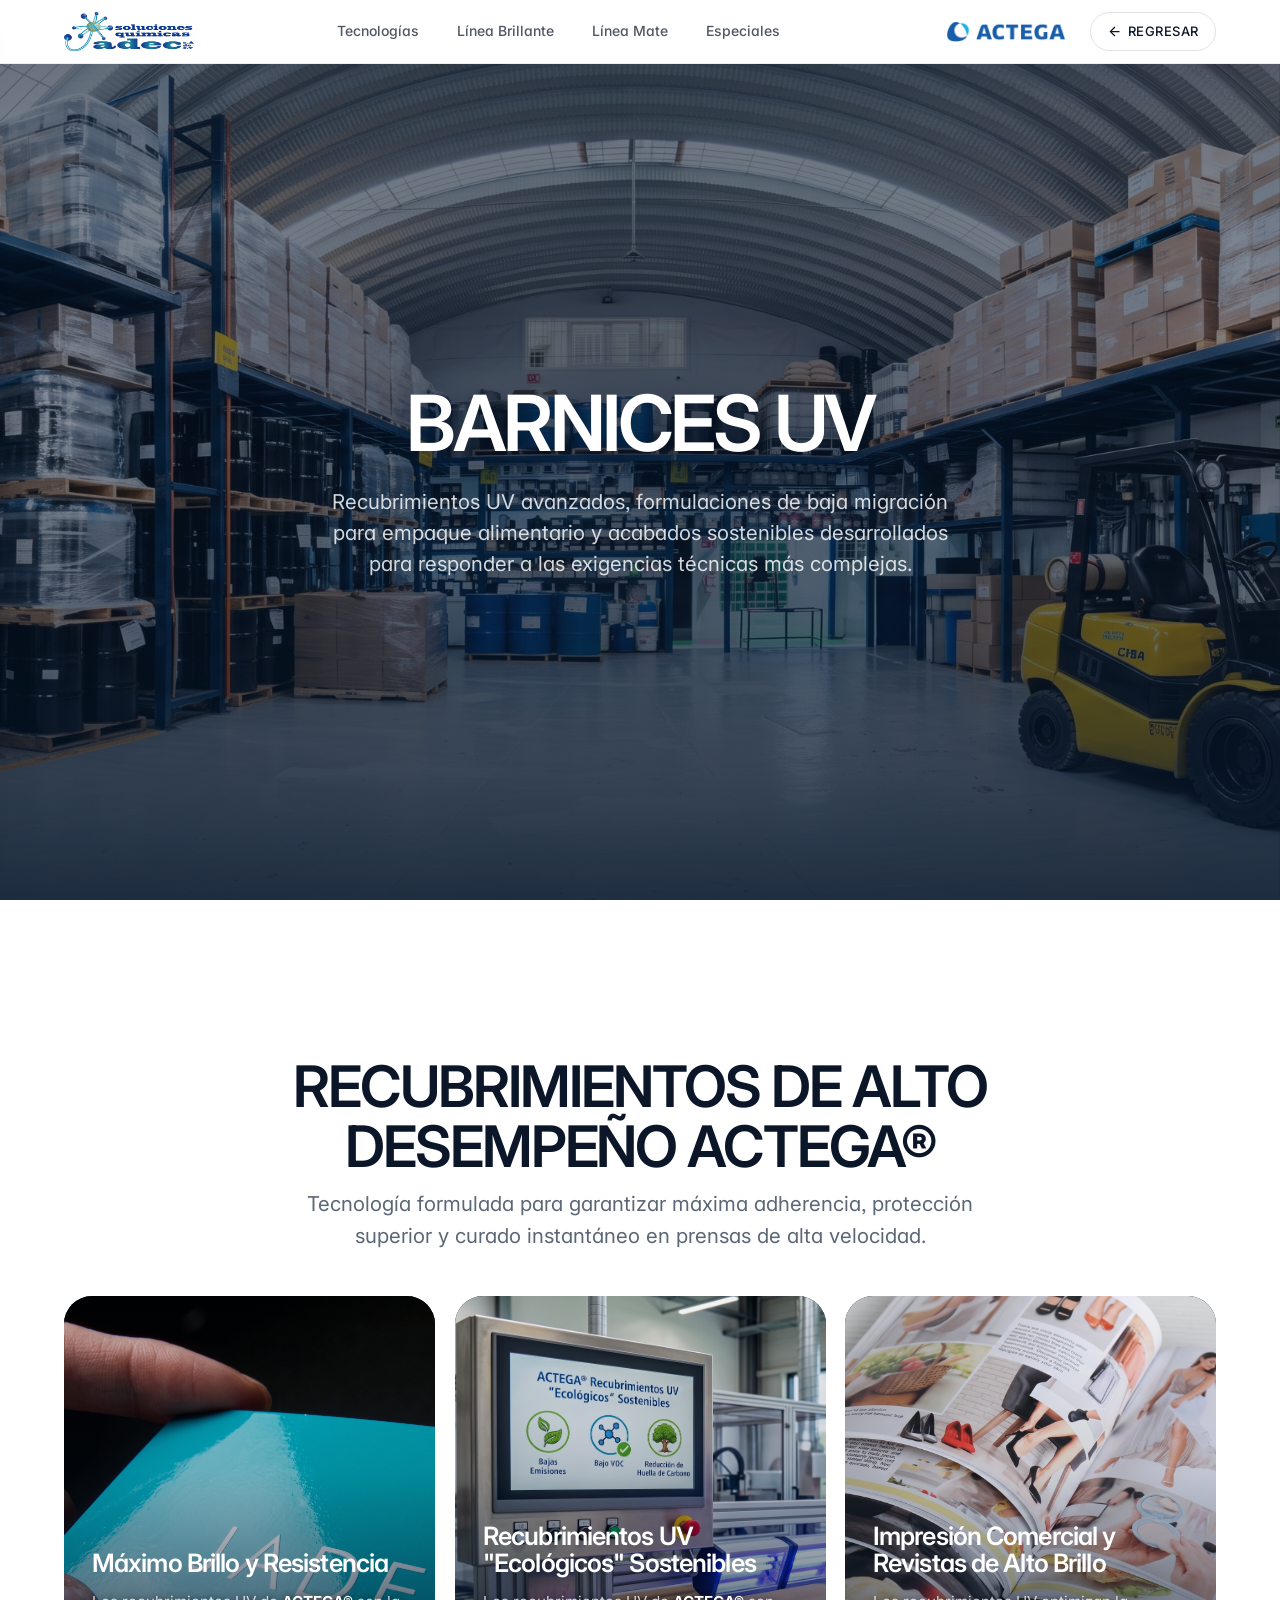
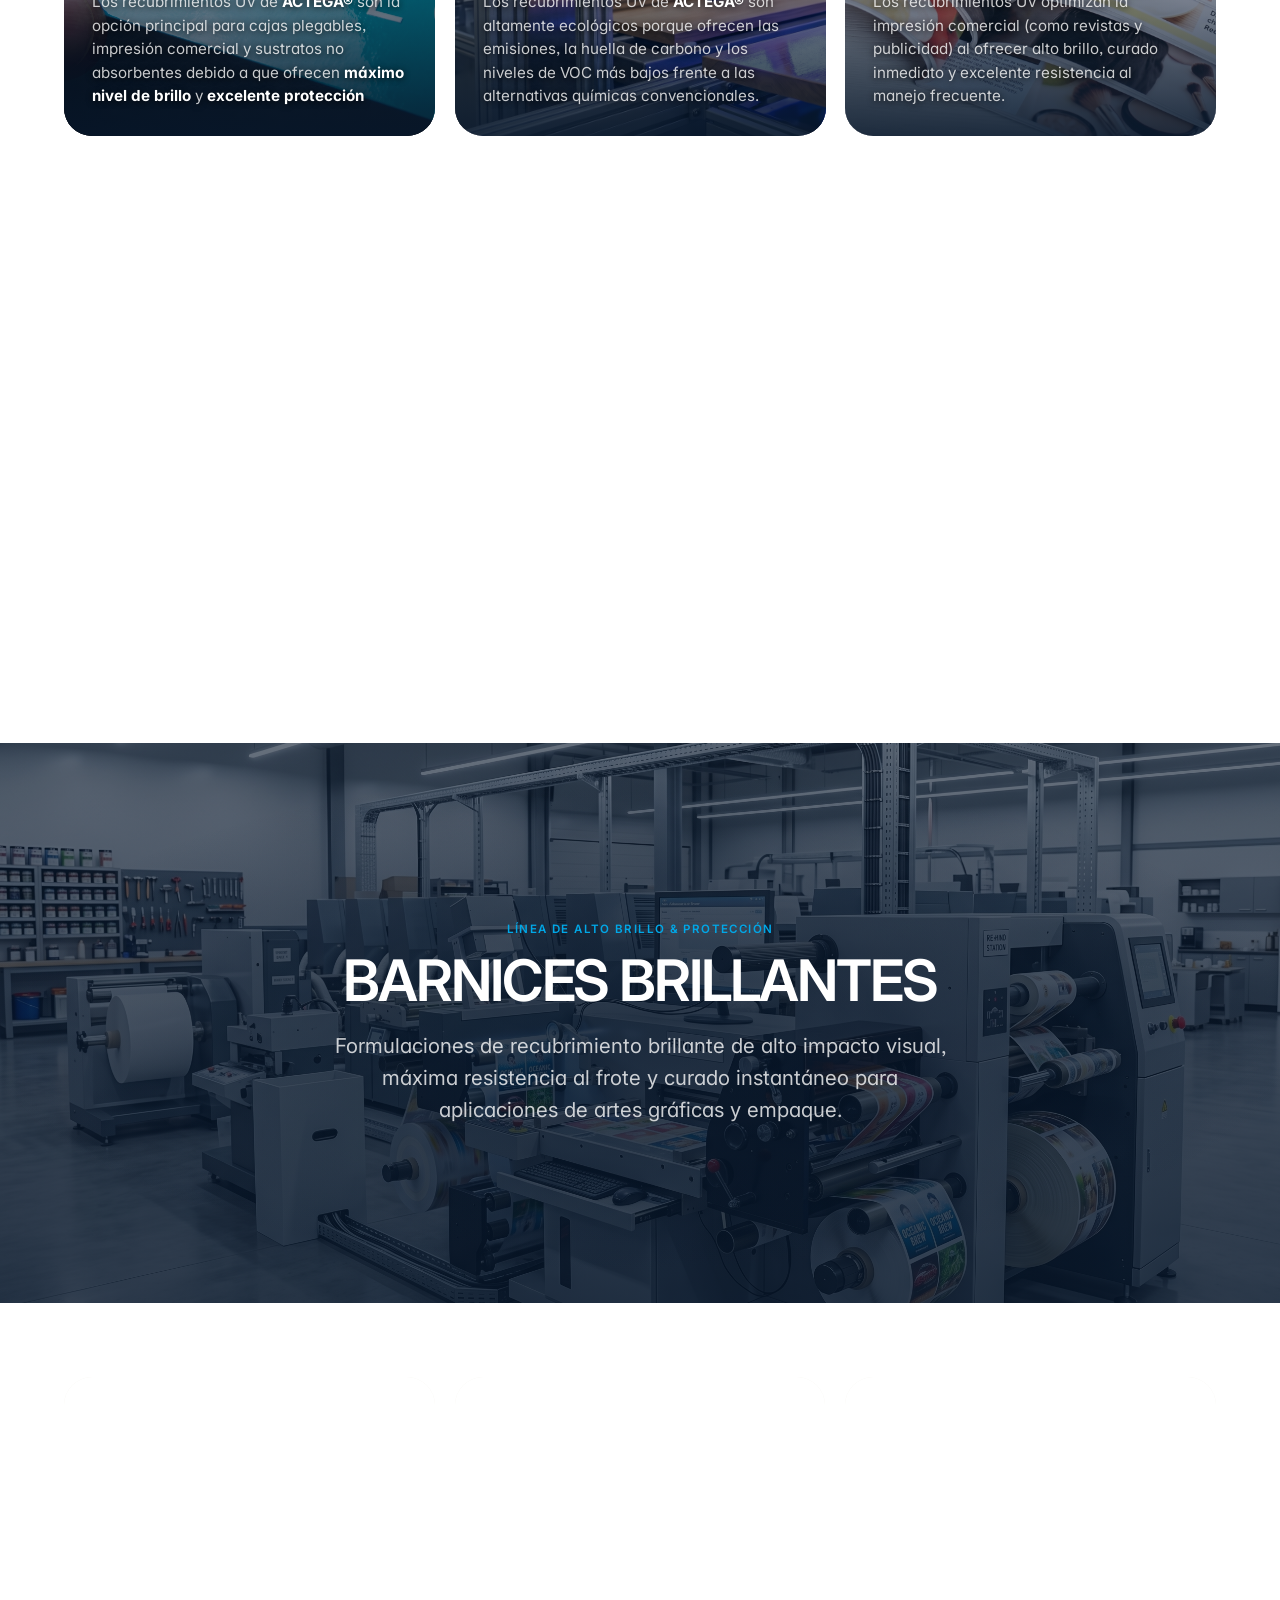
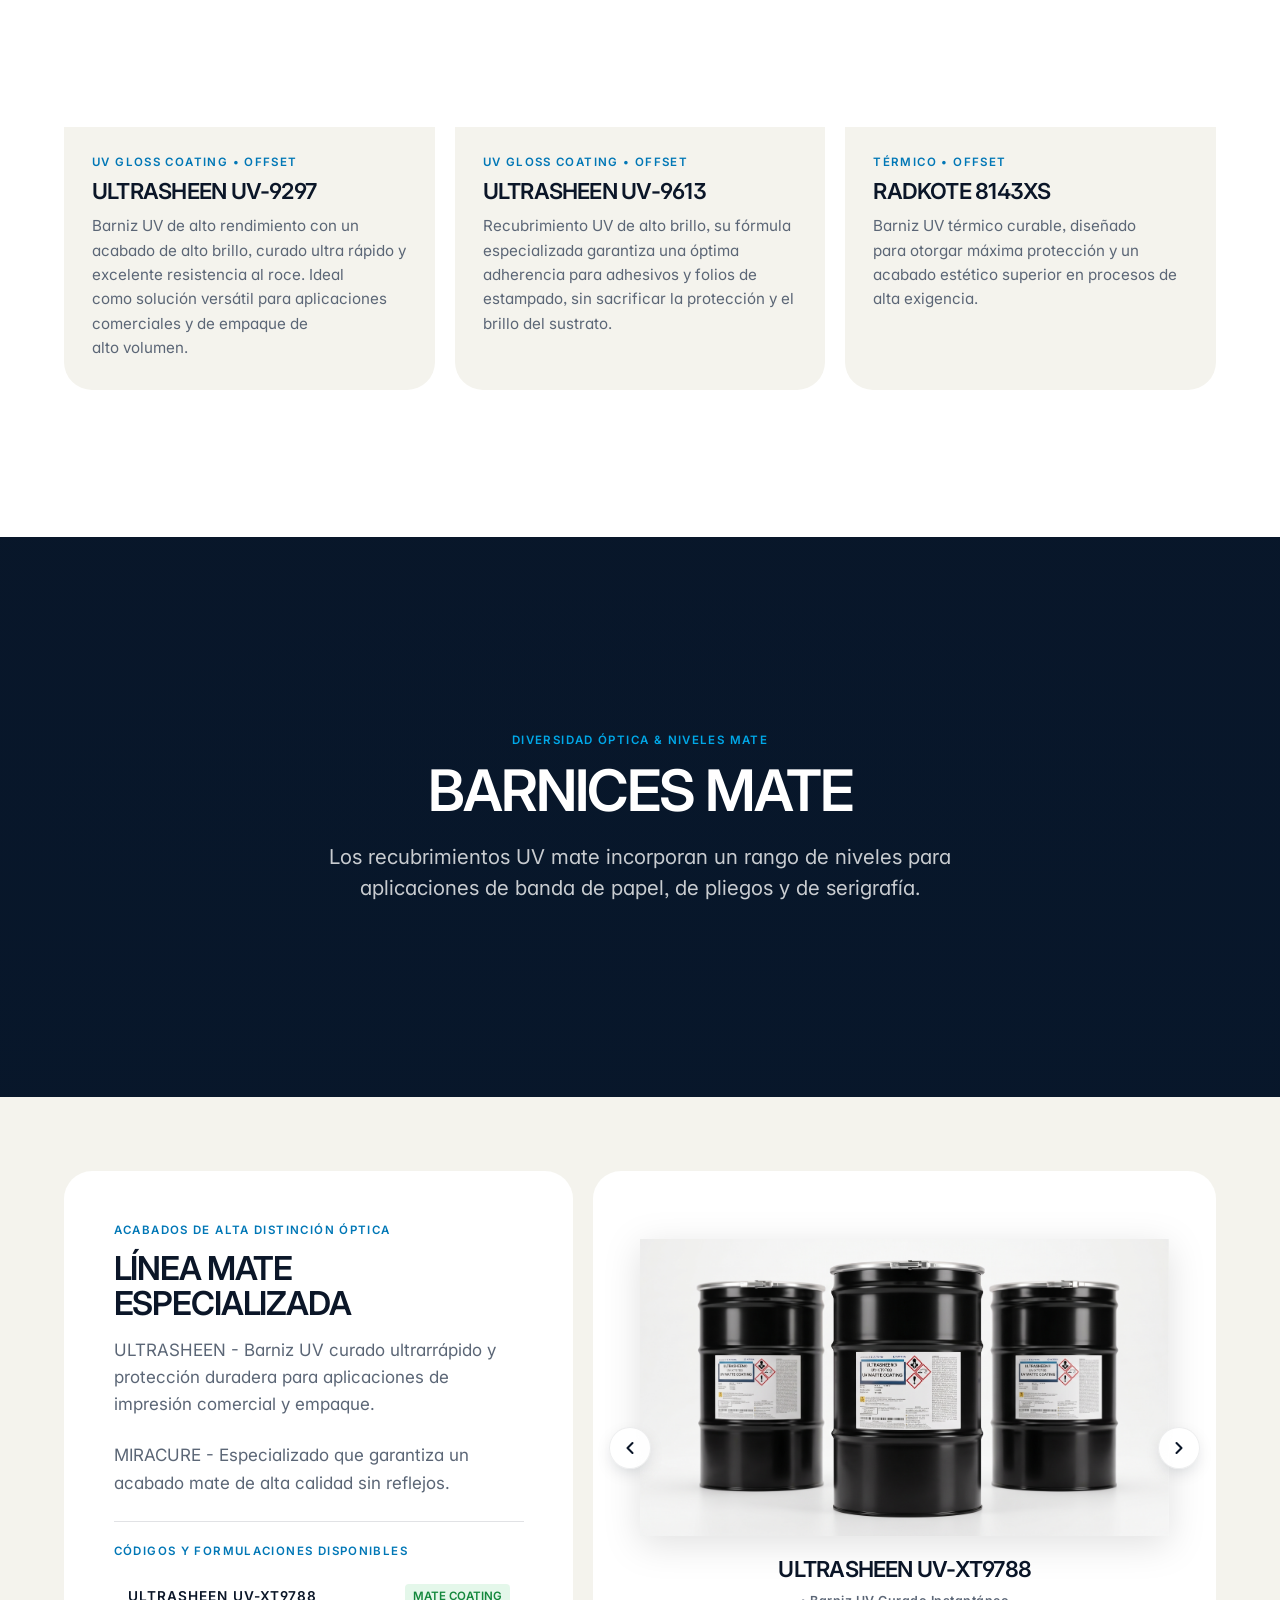
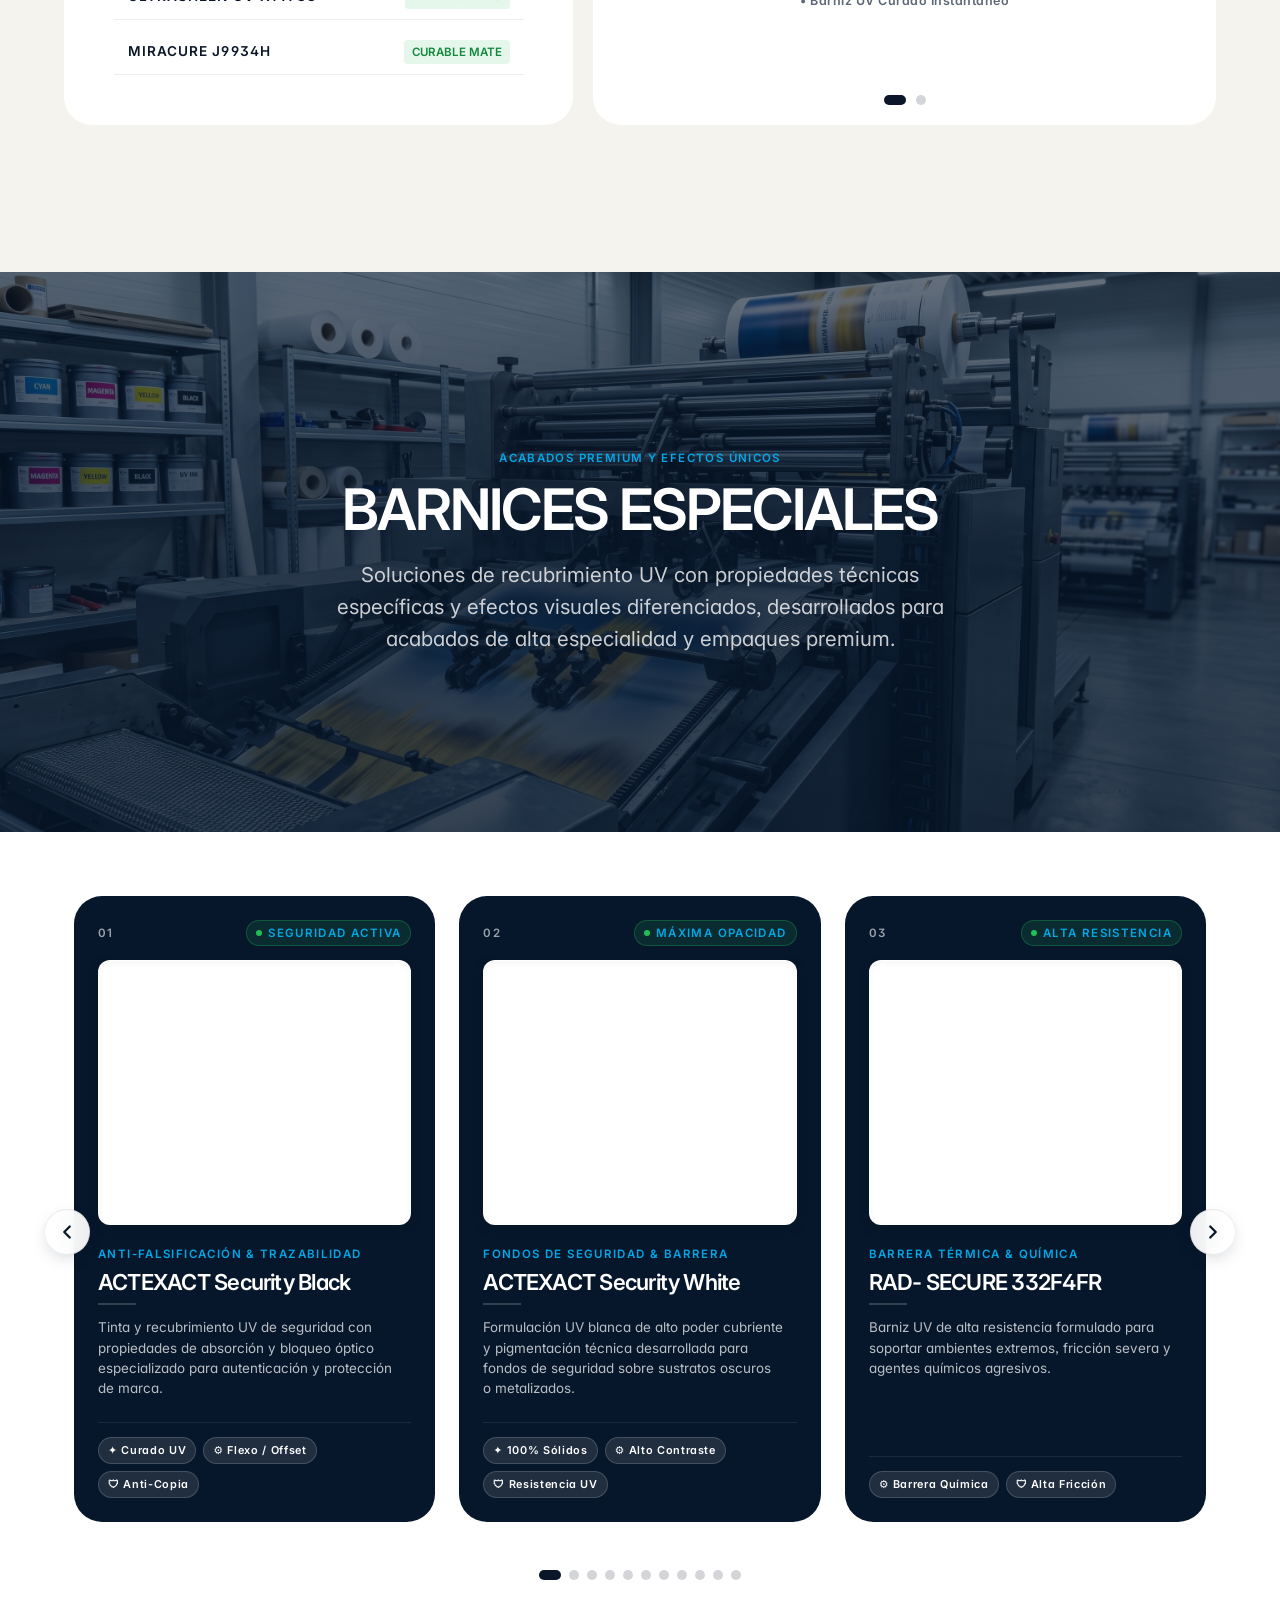
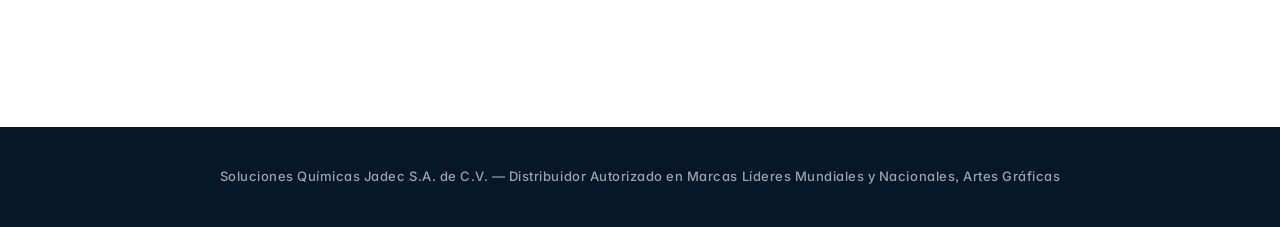
<file: uv.html>
<!DOCTYPE html>
<html lang="es">
<head>
  <meta charset="UTF-8">
  <meta name="viewport" content="width=device-width, initial-scale=1.0">
  <meta name="author" content="Soluciones Químicas Jadec S.A. de C.V.">
  <meta name="robots" content="index, follow, max-image-preview:large, max-snippet:-1, max-video-preview:-1">
  <meta name="theme-color" content="#07172B">
  <meta name="format-detection" content="telephone=no">
  <link rel="alternate" hreflang="es-MX" href="https://www.jadec-quimica.com/uv.html" />
  <meta name="description" content="Catálogo oficial de Barnices UV ACTEGA en México por JADEC. Recubrimientos de curado ultravioleta instantáneo, alto brillo, mate y acabados especiales para empaque.">
  <meta name="keywords" content="Barnices UV Actega, Recubrimientos UV, Barniz UV Alto Brillo, Barniz UV Mate, Curado Ultravioleta, Jadec Soluciones Quimicas, Barniz Drip Off">
  
  <link rel="canonical" href="https://www.jadec-quimica.com/uv.html">
  <meta property="og:title" content="Barnices UV ACTEGA | Catálogo Oficial JADEC">
  <meta property="og:description" content="Recubrimientos de curado ultravioleta instantáneo de alto brillo, mate y especiales para artes gráficas y empaque.">
  <meta property="og:image" content="https://www.jadec-quimica.com/og-image.jpg">
  <meta property="og:url" content="https://www.jadec-quimica.com/uv.html">
  <meta property="og:type" content="website">
  <meta property="og:site_name" content="JADEC Soluciones Químicas">
  <meta property="og:locale" content="es_MX">
  <meta property="og:image:alt" content="Barnices UV ACTEGA | Catálogo Oficial JADEC">

  <!-- Twitter / X Cards -->
  <meta name="twitter:card" content="summary_large_image">
  <meta name="twitter:title" content="Barnices UV ACTEGA | Catálogo Oficial JADEC">
  <meta name="twitter:description" content="Recubrimientos de curado ultravioleta instantáneo de alto brillo, mate y especiales para artes gráficas y empaque.">
  <meta name="twitter:image" content="https://www.jadec-quimica.com/og-image.jpg">
  <meta name="twitter:image:alt" content="Barnices UV ACTEGA | Catálogo Oficial JADEC">

  <!-- Datos estructurados (Schema.org) -->
  <script type="application/ld+json">
  {
    "@context": "https://schema.org",
    "@type": "BreadcrumbList",
    "itemListElement": [
      {
        "@type": "ListItem",
        "position": 1,
        "name": "Inicio",
        "item": "https://www.jadec-quimica.com/"
      },
      {
        "@type": "ListItem",
        "position": 2,
        "name": "Barnices UV ACTEGA",
        "item": "https://www.jadec-quimica.com/uv.html"
      }
    ]
  }
  </script>

  <title>Barnices UV ACTEGA® — JADEC Soluciones Químicas</title>
  
  <!-- Favicons y Accesos Directos Móviles -->
  <link rel="icon" type="image/x-icon" href="images/favicon/favicon.ico">
  <link rel="icon" type="image/png" sizes="32x32" href="images/favicon/favicon.ico">
  <link rel="icon" type="image/png" sizes="16x16" href="images/favicon/favicon.ico">
  <link rel="apple-touch-icon" sizes="180x180" href="images/favicon/favicon.ico">

  <!-- Google Fonts -->
  <link rel="preconnect" href="https://fonts.googleapis.com">
  <link rel="preconnect" href="https://fonts.gstatic.com" crossorigin>
  <link href="https://fonts.googleapis.com/css2?family=Big+Shoulders+Display:wght@700;800;900&family=IBM+Plex+Mono:wght@400;600;700&family=Inter:wght@400;500;600;700&display=swap" rel="stylesheet">

  <!-- Estilos y Scripts -->
  <link rel="stylesheet" href="css/uv.css">
  <script src="js/uv.js" defer></script>
  <!-- Capa visual premium (solo presentación; se carga al final para sobrescribir) -->
  <link rel="stylesheet" href="css/premium-core.css">
  <link rel="stylesheet" href="css/premium-barnices.css">
</head>
<body>

<!-- Header / Barra Superior Custom -->
<header class="nav-bar-custom">
  <!-- Columna Izquierda: Identidad JADEC -->
  <div class="nav-grupo-izq">
    <a href="index.html" class="logo-enlace" aria-label="JADEC Soluciones Químicas - Inicio">
      <img src="images/logo/jadec-logo.png" alt="Logotipo Corporativo JADEC" class="logo-daka" width="180" height="48">
    </a>
  </div>
  
  <!-- Columna Derecha: Enlaces Desktop, Logo ACTEGA, Botón Regresar/Inicio, Botón Menú Hamburguesa -->
  <div class="nav-grupo-der">
    <!-- Enlaces de Navegación Horizontal (Visibles únicamente en PC / Escritorio) -->
    <nav class="nav-links" id="navLinksDesktop" aria-label="Navegación Principal">
      <a href="#barnices-tecnologias" class="nav-link">Tecnologías</a>
      <a href="#barnices-brillantes" class="nav-link">Línea Brillante</a>
      <a href="#barnices-base-uv" class="nav-link">Línea Mate</a>
      <a href="#barnices-especiales" class="nav-link">Especiales</a>
    </nav>

    <!-- 1. Logo Oficial ACTEGA -->
    <a href="index.html" class="logo-enlace logo-actega-enlace" aria-label="Línea Oficial ACTEGA">
      <img src="images/logo/actega-logo.png" alt="Logotipo Oficial ACTEGA" class="logo-actega" width="120" height="36">
    </a>

    <!-- 2. Botón INICIO Verde Sólido con Flecha -->
    <a href="actega.html" class="btn-header-inicio" aria-label="Regresar a la página principal">
      <svg class="btn-header-icon" viewBox="0 0 24 24" aria-hidden="true" width="16" height="16">
        <path fill="currentColor" d="M20 11H7.83l5.59-5.59L12 4l-8 8 8 8 1.41-1.41L7.83 13H20v-2z"/>
      </svg>
      <span>REGRESAR</span>
    </a>

    <!-- 3. Botón Menú Hamburguesa (3 Líneas) -->
    <button type="button" class="btn-menu-movil" id="btnMenuMovil" aria-label="Abrir menú de navegación" aria-expanded="false" aria-controls="navDrawerMenu">
      <span class="hamburger-bar"></span>
      <span class="hamburger-bar"></span>
      <span class="hamburger-bar"></span>
    </button>
  </div>
</header>

<!-- Overlay Translúcido para Detección de Clics Externos -->
<div class="nav-drawer-overlay" id="navDrawerOverlay" aria-hidden="true"></div>

<!-- Panel Lateral Deslizable desde la Izquierda (Off-Canvas Side Drawer) -->
<nav class="nav-drawer" id="navDrawerMenu" aria-label="Menú Lateral de Navegación">
  <div class="nav-drawer-header">
    <span class="nav-drawer-title">SECCIONES</span>
    <button type="button" class="nav-drawer-close" id="btnDrawerClose" aria-label="Cerrar menú lateral">
      <svg viewBox="0 0 24 24" width="22" height="22" fill="none" stroke="currentColor" stroke-width="2.5" stroke-linecap="round" stroke-linejoin="round" aria-hidden="true">
        <line x1="18" y1="6" x2="6" y2="18"></line>
        <line x1="6" y1="6" x2="18" y2="18"></line>
      </svg>
    </button>
  </div>

  <ul class="nav-drawer-links">
    <li><a href="#barnices-tecnologias" class="nav-drawer-link">Tecnologías</a></li>
    <li><a href="#barnices-brillantes" class="nav-drawer-link">Línea Brillante</a></li>
    <li><a href="#barnices-base-uv" class="nav-drawer-link">Línea Mate</a></li>
    <li><a href="#barnices-especiales" class="nav-drawer-link">Especiales</a></li>
  </ul>

  <div class="nav-drawer-footer">
    <span class="nav-drawer-badge">JADEC PRODUCTOS QUÍMICOS</span>
    <p class="nav-drawer-desc">Distribuidor Autorizado ACTEGA® Artes Gráficas</p>
  </div>
</nav>

<!-- ==========================================================================
     Cenefa Principal Hero (Texto Superior + Imagen Full-Width con Onda SVG)
     ========================================================================== -->
<main id="main-content">

<section class="hero-uv-wrapper">
  
  <!-- 1. Bloque de Texto Introductorio (Parte Superior) -->
  <div class="hero-uv-texto">
    <div class="wrap">
      <h1 class="hero-uv-title">BARNICES UV</h1>
      <p class="hero-uv-desc">
        Recubrimientos UV avanzados, formulaciones de baja migración para empaque alimentario y acabados sostenibles desarrollados para responder a las exigencias técnicas más complejas.
      </p>
    </div>
  </div>

  <!-- 2. Bloque de Imagen Full-Width con Divisor de Ondas SVG (Parte Inferior) -->
  <div class="hero-uv-imagen">
    <img width="3904" height="1088" src="assets/barniz-3.webp" alt="Recubrimientos y Barnices UV de Alto Desempeño" class="hero-uv-img" loading="eager">
    
    <!-- Divisor de Ondas SVG Superpuestas -->
    <div class="hero-uv-wave" aria-hidden="true">
      <svg viewBox="0 0 1440 220" preserveAspectRatio="none" xmlns="http://www.w3.org/2000/svg">
        <!-- Capa 1: Verde Translúcido -->
        <path class="wave-layer-1" d="M0,96L80,106.7C160,117,320,139,480,122.7C640,107,800,53,960,42.7C1120,32,1280,64,1360,80L1440,96L1440,220L1360,220C1280,220,1120,220,960,220C800,220,640,220,480,220C320,220,160,220,80,220L0,220Z"></path>
        <!-- Capa 2: Verde Intermedio -->
        <path class="wave-layer-2" d="M0,128L80,122.7C160,117,320,107,480,112C640,117,800,139,960,138.7C1120,139,1280,117,1360,106.7L1440,96L1440,220L1360,220C1280,220,1120,220,960,220C800,220,640,220,480,220C320,220,160,220,80,220L0,220Z"></path>
        <!-- Capa 3: Sólido fusionado con el fondo beige (#F4F3ED) -->
        <path class="wave-layer-3" d="M0,160L80,144C160,128,320,96,480,101.3C640,107,800,149,960,165.3C1120,181,1280,171,1360,165.3L1440,160L1440,220L1360,220C1280,220,1120,220,960,220C800,220,640,220,480,220C320,220,160,220,80,220L0,220Z"></path>
      </svg>
    </div>
  </div>

</section>

<!-- Sección Principal: Grid de 6 Tarjetas Dinámicas -->
<section class="sec-padding bg-paper" id="barnices-tecnologias">
  <div class="wrap">
    
    <header class="sec-head text-center">
      <span class="sec-head-idx"></span>
      <h2>RECUBRIMIENTOS DE ALTO DESEMPEÑO ACTEGA®</h2>
      <p class="sec-head-desc mx-auto">
        Tecnología formulada para garantizar máxima adherencia, protección superior y curado instantáneo en prensas de alta velocidad.
      </p>
    </header>

    <div class="grid-seis-dinamico">
      
      <!-- Tarjeta 1: Cajas Plegables -->
      <article class="tarjeta-interactiva" tabindex="0" role="article" aria-label="Acabado de Máximo Brillo y Resistencia para Cajas Plegables">
        <div class="tarjeta-bg">
          <img src="assets/tec-1.webp" 
               alt="Recubrimiento y Barniz UV de Máximo Brillo para Cajas Plegables y Empaque Plegadizo" 
               loading="lazy" decoding="async" 
               width="800" 
               height="600">
          <div class="tarjeta-overlay" aria-hidden="true"></div>
        </div>
        <div class="tarjeta-info">
          <span class="tarjeta-tag"></span>
          <h3 class="tarjeta-titulo">Máximo Brillo y Resistencia</h3>
          <p class="tarjeta-desc">
            Los recubrimientos UV de <strong>ACTEGA®</strong> son la opción principal para cajas plegables, impresión comercial y sustratos no absorbentes debido a que ofrecen <strong>máximo nivel de brillo</strong> y <strong>excelente protección</strong>
          </p>
        </div>
      </article>

      <!-- Tarjeta 2: Sostenibilidad -->
      <article class="tarjeta-interactiva" tabindex="0" role="article" aria-label="Recubrimientos UV Ecológicos Sostenibles de Bajas Emisiones VOC">
        <div class="tarjeta-bg">
          <img src="assets/tec-2.webp" 
               alt="Recubrimientos UV Ecológicos y Sostenibles con Bajas Emisiones VOC para Empaques" 
               loading="lazy" decoding="async" 
               width="800" 
               height="600">
          <div class="tarjeta-overlay" aria-hidden="true"></div>
        </div>
        <div class="tarjeta-info">
          <span class="tarjeta-tag"></span>
          <h3 class="tarjeta-titulo">Recubrimientos UV "Ecológicos" Sostenibles</h3>
          <p class="tarjeta-desc">
            Los recubrimientos UV de <strong>ACTEGA®</strong> son altamente ecológicos porque ofrecen las emisiones, la huella de carbono y los niveles de VOC más bajos frente a las alternativas químicas convencionales.
          </p>
        </div>
      </article>

      <!-- Tarjeta 3: Impresión Comercial -->
      <article class="tarjeta-interactiva" tabindex="0" role="article" aria-label="Impresión Comercial y Revistas de Alto Brillo">
        <div class="tarjeta-bg">
          <img src="assets/tec-3.webp" 
               alt="Barniz UV para Impresión Comercial en Prensas de Pliegos y Banda de Papel" 
               loading="lazy" decoding="async" 
               width="800" 
               height="600">
          <div class="tarjeta-overlay" aria-hidden="true"></div>
        </div>
        <div class="tarjeta-info">
          <span class="tarjeta-tag"></span>
          <h3 class="tarjeta-titulo">Impresión Comercial y Revistas de Alto Brillo</h3>
          <p class="tarjeta-desc">
            Los recubrimientos UV optimizan la impresión comercial (como revistas y publicidad) al ofrecer alto brillo, curado inmediato y excelente resistencia al manejo frecuente.
          </p>
        </div>
      </article>

      <!-- Tarjeta 4: Tren de Tinta -->
      <article class="tarjeta-interactiva" tabindex="0" role="article" aria-label="Formulaciones UV para Tren de Tinta">
        <div class="tarjeta-bg">
          <img src="assets/tec-4.webp" 
               alt="Formulación Especial de Barniz UV para Aplicación Directa en Tren de Tinta" 
               loading="lazy" decoding="async" 
               width="800" 
               height="600">
          <div class="tarjeta-overlay" aria-hidden="true"></div>
        </div>
        <div class="tarjeta-info">
          <span class="tarjeta-tag"></span>
          <h3 class="tarjeta-titulo">Formulaciones UV para Tren de Tinta</h3>
          <p class="tarjeta-desc">
             Los recubrimientos UV para tren de tinta de <strong>ACTEGA®</strong> son la solución ideal para imprentas que cuentan con equipos de curado UV, incluso si carecen de torres de recubrimiento dedicadas.
          </p>
        </div>
      </article>

      <!-- Tarjeta 5: Niveles Mate -->
      <article class="tarjeta-interactiva" tabindex="0" role="article" aria-label="Recubrimientos UV Mate de Alta Variedad">
        <div class="tarjeta-bg">
          <img src="assets/tec-5.webp" 
               alt="Recubrimientos UV Mate Especializados con Diversidad Óptica y Antirreflejante" 
               loading="lazy" decoding="async" 
               width="800" 
               height="600">
          <div class="tarjeta-overlay" aria-hidden="true"></div>
        </div>
        <div class="tarjeta-info">
          <span class="tarjeta-tag"></span>
          <h3 class="tarjeta-titulo">Recubrimientos UV Mate de Alta Variedad</h3>
          <p class="tarjeta-desc">
            Los recubrimientos UV mate de <strong>ACTEGA®</strong> transforman el aspecto visual de las impresiones y ofrecen diversos niveles de acabado mate, adaptándose perfectamente a aplicaciones de impresión en banda, pliegos y serigrafía.
          </p>
        </div>
      </article>

      <!-- Tarjeta 6: Impresión Digital -->
      <article class="tarjeta-interactiva" tabindex="0" role="article" aria-label="Recubrimientos UV para Impresión Digital">
        <div class="tarjeta-bg">
          <img src="assets/tec-6.webp" 
               alt="Recubrimientos y Barnices UV de Alta Adherencia para Impresión Digital y Datos Variables" 
               loading="lazy" decoding="async" 
               width="800" 
               height="600">
          <div class="tarjeta-overlay" aria-hidden="true"></div>
        </div>
        <div class="tarjeta-info">
          <span class="tarjeta-tag"></span>
          <h3 class="tarjeta-titulo">Recubrimientos UV para Impresión Digital</h3>
          <p class="tarjeta-desc">
            El avance de la impresión digital de alta velocidad ha generado la necesidad técnica de aumentar el brillo en tóneres opacos y lograr recubrimientos uniformes en sustratos porosos.
          </p>
        </div>
      </article>

    </div>
  </div>
</section>

<!-- ==========================================================================
     Nueva Sección: BARNICES BRILLANTES (Grid de 3 Productos)
     ========================================================================== -->
<section class="sec-barnices-brillantes" id="barnices-brillantes">
  <header class="banner-seccion">
    <img width="2528" height="1682" src="assets/inicio-2.webp" alt="Línea de Barnices UV Brillantes de Alto Desempeño" class="banner-seccion-bg" loading="lazy" decoding="async">
    <div class="banner-seccion-overlay" aria-hidden="true"></div>
    <div class="banner-seccion-content">
      <span class="banner-seccion-tag">LÍNEA DE ALTO BRILLO &amp; PROTECCIÓN</span>
      <h2 class="banner-seccion-title">BARNICES BRILLANTES</h2>
      <p class="banner-seccion-desc">
        Formulaciones de recubrimiento brillante de alto impacto visual, máxima resistencia al frote y curado instantáneo para aplicaciones de artes gráficas y empaque.
      </p>
    </div>
  </header>

  <div class="wrap">
    <div class="grid-tres-productos">
      
      <!-- Tarjeta 1: ULTRASHEEN UV-9297 -->
      <article class="tarjeta-catalogo" tabindex="0" role="button" aria-label="Ver detalles de Barniz UV Alto Brillo ULTRASHEEN UV-9297">
        <div class="tarjeta-catalogo-img">
          <img width="2908" height="1472" src="assets/uv-2.webp" alt="Envase de Barniz UV Alto Brillo ULTRASHEEN UV-9297" loading="lazy" decoding="async">
        </div>
        <div class="tarjeta-catalogo-info">
          <span class="tarjeta-catalogo-tag">UV GLOSS COATING &bull; OFFSET </span>
          <h3 class="tarjeta-catalogo-title">ULTRASHEEN UV-9297 </h3>
          <p class="tarjeta-catalogo-desc">
            Barniz UV de alto rendimiento con un acabado de alto brillo, curado ultra rápido y excelente resistencia al roce. Ideal como solución versátil para aplicaciones comerciales y de empaque de alto volumen.
          </p>
        </div>
      </article>

      <!-- Tarjeta 2: ULTRASHEEN UV-9613 -->
      <article class="tarjeta-catalogo" tabindex="0" role="button" aria-label="Ver detalles de Barniz UV ULTRASHEEN UV-9613">
        <div class="tarjeta-catalogo-img">
          <img width="3168" height="1344" src="assets/uv-3.webp" alt="Envase de Barniz Base Agua Brillante ULTRASHEEN UV-9613" loading="lazy" decoding="async">
        </div>
        <div class="tarjeta-catalogo-info">
          <span class="tarjeta-catalogo-tag">UV GLOSS COATING &bull; OFFSET</span>
          <h3 class="tarjeta-catalogo-title">ULTRASHEEN UV-9613</h3>
          <p class="tarjeta-catalogo-desc">
            Recubrimiento UV de alto brillo, su fórmula especializada garantiza una óptima adherencia para adhesivos y folios de estampado, sin sacrificar la protección y el brillo del sustrato.
          </p>
        </div>
      </article>

      <!-- Tarjeta 3: RADKOTE 8143XS -->
      <article class="tarjeta-catalogo" tabindex="0" role="button" aria-label="Ver detalles de Barniz UV RADKOTE 8143XS">
        <div class="tarjeta-catalogo-img">
          <img width="3168" height="1344" src="assets/uv-4.webp" alt="Envase de Barniz UV Relieve y Brillo RADKOTE 8143XS" loading="lazy" decoding="async">
        </div>
        <div class="tarjeta-catalogo-info">
          <span class="tarjeta-catalogo-tag">TÉRMICO &bull; OFFSET</span>
          <h3 class="tarjeta-catalogo-title">RADKOTE 8143XS</h3>
          <p class="tarjeta-catalogo-desc">
            Barniz UV térmico curable, diseñado para otorgar máxima protección y un acabado estético superior en procesos de alta exigencia.
          </p>
        </div>
      </article>

    </div>
  </div>
</section>

<!-- ==========================================================================
     Sección: BARNICES MATTE (Layout 2 Columnas: Tarjeta + Carrusel)
     ========================================================================== -->
<section id="barnices-base-uv" class="sec-barnices-uv">
  <header class="banner-seccion">
    <img width="3904" height="1088" src="assets/inicio-3.webp" alt="Línea de Barnices UV Matte" class="banner-seccion-bg" loading="lazy" decoding="async">
    <div class="banner-seccion-overlay" aria-hidden="true"></div>
    <div class="banner-seccion-content">
      <span class="banner-seccion-tag">DIVERSIDAD ÓPTICA &amp; NIVELES MATE</span>
      <h2 class="banner-seccion-title">BARNICES MATE</h2>
      <p class="banner-seccion-desc">
        Los recubrimientos UV mate incorporan un rango de niveles para aplicaciones de banda de papel, de pliegos y de serigrafía.
      </p>
    </div>
  </header>
  
  <div class="wrap">
    <div class="layout-dos-columnas-matte">
      
<!-- Columna Izquierda (45%): Tarjeta de Información Estática -->
      <article class="card-info-matte">
        <span class="card-info-tag">ACABADOS DE ALTA DISTINCIÓN ÓPTICA</span>
        <h3 class="card-info-title">LÍNEA MATE ESPECIALIZADA</h3>
        <p class="card-info-desc">
          ULTRASHEEN - Barniz UV curado ultrarrápido y protección duradera para aplicaciones de impresión comercial y empaque.
        </p>
        <p class="card-info-desc">
          MIRACURE - Especializado que garantiza un acabado mate de alta calidad sin reflejos.
        </p>
        
        <div class="card-info-divider"></div>
        
        <span class="card-info-subtitle">CÓDIGOS Y FORMULACIONES DISPONIBLES</span>
        <ul class="card-info-product-list">
          <li class="card-product-item">
            <span class="product-sku">ULTRASHEEN UV-XT9788</span>
            <span class="product-badge">Mate coating</span>
          </li>
          <li class="card-product-item">
            <span class="product-sku">MIRACURE  J9934H</span>
            <span class="product-badge">Curable Mate</span>
          </li>
          
        </ul>
      </article>

<!-- Columna Derecha (55%): Carrusel Interactivo de Imágenes de Productos -->
      <div class="carousel-matte-wrapper" id="carouselMatte">
        <div class="carousel-matte-track-container">
          <div class="carousel-matte-track">
            
<!-- Slide 1 -->
            <div class="carousel-matte-slide active">
              <div class="carousel-slide-inner">
                <img width="2730" height="1536" src="assets/uv-5.webp" alt="Cubeta de Barniz Matte Imagecoat RVM 001228" loading="lazy" decoding="async">
                <div class="carousel-slide-caption">
                  <h4>ULTRASHEEN UV-XT9788</h4>
                  <p> &bull; Barniz UV Curado Instantáneo</p>
                </div>
              </div>
            </div>

<!-- Slide 2 -->
            <div class="carousel-matte-slide">
              <div class="carousel-slide-inner">
                <img width="3168" height="1344" src="assets/uv-6.webp" alt="Cubeta de Barniz Matte Retrocoat RVM 002450" loading="lazy" decoding="async">
                <div class="carousel-slide-caption">
                  <h4>MIRACURE  J9934H</h4>
                  <p> &bull;Barniz UV Curable Mate</p>
                </div>
              </div>
            </div>

          </div>
        </div>

<!-- Controles de Navegación (Flechas Circulares) -->
        <button type="button" class="carousel-btn carousel-btn-prev" aria-label="Anterior diapositiva">
          <svg viewBox="0 0 24 24" aria-hidden="true">
            <polyline points="15 18 9 12 15 6"></polyline>
          </svg>
        </button>
        <button type="button" class="carousel-btn carousel-btn-next" aria-label="Siguiente diapositiva">
          <svg viewBox="0 0 24 24" aria-hidden="true">
            <polyline points="9 18 15 12 9 6"></polyline>
          </svg>
        </button>

<!-- Paginación (Dots) -->
        <div class="carousel-dots" role="tablist" aria-label="Paginación del carrusel">
          <button type="button" class="carousel-dot active" role="tab" aria-selected="true" aria-label="Ir a diapositiva 1"></button>
          <button type="button" class="carousel-dot" role="tab" aria-selected="false" aria-label="Ir a diapositiva 2"></button>
        </div>
      </div>

    </div>
  </div>
</section>

<!-- ==========================================================================
     Sección: BARNICES ESPECIALES (Banner Cenefa + Carrusel de 11 Productos)
     ========================================================================== -->
<section id="barnices-especiales" class="sec-barnices-especiales">
  <header class="banner-seccion">
    <img width="3168" height="1344" src="assets/barniz-4.webp" alt="Línea de Barnices UV Especiales" class="banner-seccion-bg" loading="lazy" decoding="async">
    <div class="banner-seccion-overlay" aria-hidden="true"></div>
    <div class="banner-seccion-content">
      <span class="banner-seccion-tag">ACABADOS PREMIUM Y EFECTOS ÚNICOS</span>
      <h2 class="banner-seccion-title">BARNICES ESPECIALES</h2>
      <p class="banner-seccion-desc">
        Soluciones de recubrimiento UV con propiedades técnicas específicas y efectos visuales diferenciados, desarrollados para acabados de alta especialidad y empaques premium.
      </p>
    </div>
  </header>

  <div class="wrap">
    <div class="carousel-especiales-wrapper" id="carouselEspeciales">
      
      <!-- Contenedor del Track Deslizable -->
      <div class="carousel-especiales-track-container">
        <div class="carousel-especiales-track">
          
          <!-- Slide 1: ACTEXACT Security Black -->
          <article class="slide-especial active" tabindex="0" role="group" aria-roledescription="slide" aria-label="1 de 11: ACTEXACT Security Black">
            <div class="slide-especial-top">
              <span class="slide-especial-code">01 </span>
              <span class="slide-especial-badge">
                <span class="badge-dot"></span> SEGURIDAD ACTIVA
              </span>
            </div>
            
            <div class="slide-especial-visual">
              <img width="2752" height="1536" src="assets/esp-1.webp" alt="Tinta y Barniz UV ACTEXACT Security Black para Seguridad" class="slide-especial-img" loading="lazy" decoding="async">
            </div>

            <div class="slide-especial-body">
              <span class="slide-especial-tag">ANTI-FALSIFICACIÓN &amp; TRAZABILIDAD</span>
              <h3 class="slide-especial-title">ACTEXACT Security Black</h3>
              <div class="slide-especial-line"></div>
              <p class="slide-especial-desc">
                Tinta y recubrimiento UV de seguridad con propiedades de absorción y bloqueo óptico especializado para autenticación y protección de marca.
              </p>
              <div class="slide-especial-chips">
                <span class="spec-chip">✦ Curado UV</span>
                <span class="spec-chip">⚙ Flexo / Offset</span>
                <span class="spec-chip">🛡 Anti-Copia</span>
              </div>
            </div>
          </article>

          <!-- Slide 2: ACTEXACT Security White -->
          <article class="slide-especial" tabindex="0" role="group" aria-roledescription="slide" aria-label="2 de 11: ACTEXACT Security White">
            <div class="slide-especial-top">
              <span class="slide-especial-code">02 </span>
              <span class="slide-especial-badge">
                <span class="badge-dot"></span> MÁXIMA OPACIDAD
              </span>
            </div>
            
            <div class="slide-especial-visual">
              <img width="2752" height="1536" src="assets/esp-2.webp" alt="Barniz UV Blanco de Seguridad ACTEXACT Security White" class="slide-especial-img" loading="lazy" decoding="async">
            </div>

            <div class="slide-especial-body">
              <span class="slide-especial-tag">FONDOS DE SEGURIDAD &amp; BARRERA</span>
              <h3 class="slide-especial-title">ACTEXACT Security White</h3>
              <div class="slide-especial-line"></div>
              <p class="slide-especial-desc">
                Formulación UV blanca de alto poder cubriente y pigmentación técnica desarrollada para fondos de seguridad sobre sustratos oscuros o metalizados.
              </p>
              <div class="slide-especial-chips">
                <span class="spec-chip">✦ 100% Sólidos</span>
                <span class="spec-chip">⚙ Alto Contraste</span>
                <span class="spec-chip">🛡 Resistencia UV</span>
              </div>
            </div>
          </article>

          <!-- Slide 3: RAD- SECURE 332F4FR -->
          <article class="slide-especial" tabindex="0" role="group" aria-roledescription="slide" aria-label="3 de 11: RAD- SECURE 332F4FR">
            <div class="slide-especial-top">
              <span class="slide-especial-code">03 </span>
              <span class="slide-especial-badge">
                <span class="badge-dot"></span> ALTA RESISTENCIA
              </span>
            </div>
            
            <div class="slide-especial-visual">
              <img width="2752" height="1536" src="assets/esp-3.webp" alt="Recubrimiento UV Ignífugo RAD- SECURE 332F4FR" class="slide-especial-img" loading="lazy" decoding="async">
            </div>

            <div class="slide-especial-body">
              <span class="slide-especial-tag">BARRERA TÉRMICA &amp; QUÍMICA</span>
              <h3 class="slide-especial-title">RAD- SECURE 332F4FR</h3>
              <div class="slide-especial-line"></div>
              <p class="slide-especial-desc">
                Barniz UV de alta resistencia formulado para soportar ambientes extremos, fricción severa y agentes químicos agresivos.
              </p>
              <div class="slide-especial-chips">
                
                <span class="spec-chip">⚙ Barrera Química</span>
                <span class="spec-chip">🛡 Alta Fricción</span>
              </div>
            </div>
          </article>

          <!-- Slide 4: TACTILE COAT HV -->
          <article class="slide-especial" tabindex="0" role="group" aria-roledescription="slide" aria-label="4 de 11: TACTILE COAT HV">
            <div class="slide-especial-top">
              <span class="slide-especial-code">04 </span>
              <span class="slide-especial-badge">
                <span class="badge-dot"></span> RELIEVE 3D
              </span>
            </div>
            
            <div class="slide-especial-visual">
              <img width="2752" height="1536" src="assets/esp-4.webp" alt="Barniz Táctil UV de Alto Relieve TACTILE COAT HV" class="slide-especial-img" loading="lazy" decoding="async">
            </div>

            <div class="slide-especial-body">
              <span class="slide-especial-tag">EFECTO HÁPTICO &amp; SENSORIAL</span>
              <h3 class="slide-especial-title">TACTILE COAT HV</h3>
              <div class="slide-especial-line"></div>
              <p class="slide-especial-desc">
                Barniz UV de alta viscosidad diseñado para generar relieves táctiles profundos, texturas 3D y señalizaciones Braille en empaques de lujo.
              </p>
              <div class="slide-especial-chips">
                <span class="spec-chip">✦ Textura Háptica</span>
                <span class="spec-chip">⚙ Serigrafía / Rotativa</span>
                <span class="spec-chip">🛡 Efecto Braille</span>
              </div>
            </div>
          </article>

          <!-- Slide 5: ULTRASHEEN UV-9811 -->
          <article class="slide-especial" tabindex="0" role="group" aria-roledescription="slide" aria-label="5 de 11: ULTRASHEEN UV-9811">
            <div class="slide-especial-top">
              <span class="slide-especial-code">05 </span>
              <span class="slide-especial-badge">
                <span class="badge-dot"></span> BRILLO ESPEJO
              </span>
            </div>
            
            <div class="slide-especial-visual">
              <img width="2752" height="1536" src="assets/esp-6.webp" alt="Barniz UV de Alto Brillo ULTRASHEEN UV-9811" class="slide-especial-img" loading="lazy" decoding="async">
            </div>

            <div class="slide-especial-body">
              <span class="slide-especial-tag">ALTO BRILLO CRISTALINO</span>
              <h3 class="slide-especial-title">ULTRASHEEN UV-9811</h3>
              <div class="slide-especial-line"></div>
              <p class="slide-especial-desc">
                Barniz UV de curado ultra rápido con acabado craquelado y alto relieve, nivelación perfecta y excepcional resistencia al rayado y roce.
              </p>
              <div class="slide-especial-chips">
                <span class="spec-chip">✦ Acabado Craquelado</span>
                <span class="spec-chip">⚙ Curado Rápido</span>
                <span class="spec-chip">🛡 Anti-Rayado</span>
              </div>
            </div>
          </article>

          <!-- Slide 6: TINTA SCRATCH -->
          <article class="slide-especial" tabindex="0" role="group" aria-roledescription="slide" aria-label="6 de 11: TINTA SCRATCH">
            <div class="slide-especial-top">
              <span class="slide-especial-code">06 </span>
              <span class="slide-especial-badge">
                <span class="badge-dot"></span> RASPE Y GANE
              </span>
            </div>
            
            <div class="slide-especial-visual">
              <img width="2752" height="1536" src="assets/esp-7.webp" alt="Tinta UV Removible TINTA SCRATCH" class="slide-especial-img" loading="lazy" decoding="async">
            </div>

            <div class="slide-especial-body">
              <span class="slide-especial-tag">RECUBRIMIENTO REMOVIBLE</span>
              <h3 class="slide-especial-title">TINTA SCRATCH</h3>
              <div class="slide-especial-line"></div>
              <p class="slide-especial-desc">
                Tinta especial UV formulada para boletos promocionales y tarjetas de raspe con opacidad 100% que oculta el código y se desprende limpiamente.
              </p>
              <div class="slide-especial-chips">
                <span class="spec-chip">✦ Opacidad 100%</span>
                <span class="spec-chip">⚙ Remoción Limpia</span>
                <span class="spec-chip">🛡 Alta Seguridad</span>
              </div>
            </div>
          </article>

          <!-- Slide 7: SCREEN TACTILE Satin -->
          <article class="slide-especial" tabindex="0" role="group" aria-roledescription="slide" aria-label="7 de 11: SCREEN TACTILE Satin">
            <div class="slide-especial-top">
              <span class="slide-especial-code">07 </span>
              <span class="slide-especial-badge">
                <span class="badge-dot"></span> TACTO SATINADO
              </span>
            </div>
            
            <div class="slide-especial-visual">
              <img width="2752" height="1536" src="assets/esp-8.webp" alt="Barniz UV Serigráfico Satinado SCREEN TACTILE Satin" class="slide-especial-img" loading="lazy" decoding="async">
            </div>

            <div class="slide-especial-body">
              <span class="slide-especial-tag">SERIGRAFÍA TÁCTIL SATINADA</span>
              <h3 class="slide-especial-title">SCREEN TACTILE Satin</h3>
              <div class="slide-especial-line"></div>
              <p class="slide-especial-desc">
                Barniz UV serigráfico de acabado satinado con sutil relieve táctil sedoso, diseñado para contrastes mate/brillo refinados en empaques premium.
              </p>
              <div class="slide-especial-chips">
                <span class="spec-chip">✦ Acabado Sedoso</span>
                <span class="spec-chip">⚙ Serigrafía Plana</span>
                <span class="spec-chip">🛡 Sin Huellas</span>
              </div>
            </div>
          </article>

          <!-- Slide 8: ACTRAD UV Dark Silver -->
          <article class="slide-especial" tabindex="0" role="group" aria-roledescription="slide" aria-label="8 de 11: ACTRAD UV Dark Silver">
            <div class="slide-especial-top">
              <span class="slide-especial-code">08 </span>
              <span class="slide-especial-badge">
                <span class="badge-dot"></span> EFECTO METÁLICO
              </span>
            </div>
            
            <div class="slide-especial-visual">
              <img width="2752" height="1536" src="assets/esp-9.webp" alt="Recubrimiento UV Metálico ACTRAD UV Dark Silver" class="slide-especial-img" loading="lazy" decoding="async">
            </div>

            <div class="slide-especial-body">
              <span class="slide-especial-tag">PIGMENTO METÁLICO UV</span>
              <h3 class="slide-especial-title">ACTRAD UV Dark Silver</h3>
              <div class="slide-especial-line"></div>
              <p class="slide-especial-desc">
                Recubrimiento UV de efecto metalizado plata oscuro brillante con alto poder de dispersión y excelente fijación sobre películas y cartulinas.
              </p>
              <div class="slide-especial-chips">
                <span class="spec-chip">✦ Brillo Metálico</span>
                <span class="spec-chip">⚙ Flexo / Barnizadora</span>
                <span class="spec-chip">🛡 Excelente Anclaje</span>
              </div>
            </div>
          </article>

          <!-- Slide 9: ULTRASHEEN UV-soft touch -->
          <article class="slide-especial" tabindex="0" role="group" aria-roledescription="slide" aria-label="9 de 11: ULTRASHEEN UV-soft touch">
            <div class="slide-especial-top">
              <span class="slide-especial-code">09 </span>
              <span class="slide-especial-badge">
                <span class="badge-dot"></span> EFECTO TERCIOPELO
              </span>
            </div>
            
            <div class="slide-especial-visual">
              <img width="2752" height="1536" src="assets/esp-10.webp" alt="Barniz Soft Touch UV ULTRASHEEN UV-soft touch" class="slide-especial-img" loading="lazy" decoding="async">
            </div>

            <div class="slide-especial-body">
              <span class="slide-especial-tag">TACTO SEDOSO ATERCIOPELADO</span>
              <h3 class="slide-especial-title">ULTRASHEEN UV-soft touch</h3>
              <div class="slide-especial-line"></div>
              <p class="slide-especial-desc">
                Barniz UV con acabado mate aterciopelado de extrema suavidad al tacto, propiedad anti-huellas y alta resistencia mecánica para empaques de lujo.
              </p>
              <div class="slide-especial-chips">
                <span class="spec-chip">✦ Tacto Aterciopelado</span>
                <span class="spec-chip">⚙ Anti-Huellas</span>
                <span class="spec-chip">🛡 Resistente al Roce</span>
              </div>
            </div>
          </article>

          <!-- Slide 10: ULTRASHEEN Led-soft touch -->
          <article class="slide-especial" tabindex="0" role="group" aria-roledescription="slide" aria-label="10 de 11: ULTRASHEEN Led-soft touch">
            <div class="slide-especial-top">
              <span class="slide-especial-code">10 </span>
              <span class="slide-especial-badge">
                <span class="badge-dot"></span> CURADO LED-UV
              </span>
            </div>
            
            <div class="slide-especial-visual">
              <img width="2752" height="1536" src="assets/esp-11.webp" alt="Barniz Soft Touch Curado LED-UV ULTRASHEEN Led-soft touch" class="slide-especial-img" loading="lazy" decoding="async">
            </div>

            <div class="slide-especial-body">
              <span class="slide-especial-tag">TECNOLOGÍA LED DE BAJO CONSUMO</span>
              <h3 class="slide-especial-title">ULTRASHEEN Led-soft touch</h3>
              <div class="slide-especial-line"></div>
              <p class="slide-especial-desc">
                Innovación en barniz soft touch formulado para curado instantáneo mediante lámparas LED-UV (395 nm) con máxima eficiencia energética y cero calor.
              </p>
              <div class="slide-especial-chips">
                <span class="spec-chip">✦ Curado LED 395nm</span>
                <span class="spec-chip">⚙ Ahorro Energético</span>
                <span class="spec-chip">🛡 Cero Calor Sustrato</span>
              </div>
            </div>
          </article>

          <!-- Slide 11: UNIVERSAL UV-Reducer 2 (aditivo) -->
          <article class="slide-especial" tabindex="0" role="group" aria-roledescription="slide" aria-label="11 de 11: UNIVERSAL UV-Reducer 2 (aditivo)">
            <div class="slide-especial-top">
              <span class="slide-especial-code">11 </span>
              <span class="slide-especial-badge">
                <span class="badge-dot"></span> ADITIVO DE PRECISIÓN
              </span>
            </div>
            
            <div class="slide-especial-visual">
              <img width="2752" height="1536" src="assets/esp-5.webp" alt="Aditivo Reductor Universal UV-Reducer 2" class="slide-especial-img" loading="lazy" decoding="async">
            </div>

            <div class="slide-especial-body">
              <span class="slide-especial-tag">CONTROL DE VISCOSIDAD</span>
              <h3 class="slide-especial-title">UNIVERSAL UV-Reducer 2 (aditivo)</h3>
              <div class="slide-especial-line"></div>
              <p class="slide-especial-desc">
                Aditivo reductor universal formulado para ajustar y estabilizar la viscosidad de barnices y tintas UV sin comprometer la velocidad de curado.
              </p>
              <div class="slide-especial-chips">
                <span class="spec-chip">✦ Sin Solvente</span>
                <span class="spec-chip">⚙ Compatibilidad Total</span>
                <span class="spec-chip">🛡 Curado Intacto</span>
              </div>
            </div>
          </article>

        </div>
      </div>

      <!-- Botones de Navegación Circulares -->
      <button type="button" class="carousel-btn-especial carousel-btn-especial-prev" aria-label="Anterior diapositiva de barnices especiales">
        <svg viewBox="0 0 24 24" width="22" height="22" fill="none" stroke="currentColor" stroke-width="2.5" stroke-linecap="round" stroke-linejoin="round" aria-hidden="true">
          <polyline points="15 18 9 12 15 6"></polyline>
        </svg>
      </button>
      <button type="button" class="carousel-btn-especial carousel-btn-especial-next" aria-label="Siguiente diapositiva de barnices especiales">
        <svg viewBox="0 0 24 24" width="22" height="22" fill="none" stroke="currentColor" stroke-width="2.5" stroke-linecap="round" stroke-linejoin="round" aria-hidden="true">
          <polyline points="9 18 15 12 9 6"></polyline>
        </svg>
      </button>

      <!-- Paginación con 11 Puntos (Dots) -->
      <div class="carousel-especiales-dots" role="tablist" aria-label="Paginación de barnices especiales">
        <button type="button" class="carousel-dot-especial active" role="tab" aria-selected="true" aria-label="Ir a producto 1: ACTEXACT Security Black"></button>
        <button type="button" class="carousel-dot-especial" role="tab" aria-selected="false" aria-label="Ir a producto 2: ACTEXACT Security White"></button>
        <button type="button" class="carousel-dot-especial" role="tab" aria-selected="false" aria-label="Ir a producto 3: RAD- SECURE 332F4FR"></button>
        <button type="button" class="carousel-dot-especial" role="tab" aria-selected="false" aria-label="Ir a producto 4: TACTILE COAT HV"></button>
        <button type="button" class="carousel-dot-especial" role="tab" aria-selected="false" aria-label="Ir a producto 5: ULTRASHEEN UV-9811"></button>
        <button type="button" class="carousel-dot-especial" role="tab" aria-selected="false" aria-label="Ir a producto 6: TINTA SCRATCH"></button>
        <button type="button" class="carousel-dot-especial" role="tab" aria-selected="false" aria-label="Ir a producto 7: SCREEN TACTILE Satin"></button>
        <button type="button" class="carousel-dot-especial" role="tab" aria-selected="false" aria-label="Ir a producto 8: ACTRAD UV Dark Silver"></button>
        <button type="button" class="carousel-dot-especial" role="tab" aria-selected="false" aria-label="Ir a producto 9: ULTRASHEEN UV-soft touch"></button>
        <button type="button" class="carousel-dot-especial" role="tab" aria-selected="false" aria-label="Ir a producto 10: ULTRASHEEN Led-soft touch"></button>
        <button type="button" class="carousel-dot-especial" role="tab" aria-selected="false" aria-label="Ir a producto 11: UNIVERSAL UV-Reducer 2"></button>
      </div>

    </div>
  </div>
</section>

<!-- Footer Corporativo Minimalista -->
</main>

<footer>
  <div class="wrap">
    <p>Soluciones Químicas Jadec S.A. de C.V. — Distribuidor Autorizado en Marcas Líderes Mundiales y Nacionales, Artes Gráficas</p>
  </div>
</footer>

<!-- Botón Flotante Volver Arriba -->
<button type="button" id="btn-volver-arriba" class="btn-volver-arriba" aria-label="Volver al inicio de la página">
  <svg viewBox="0 0 24 24" width="24" height="24" fill="none" stroke="currentColor" stroke-width="2.5" stroke-linecap="round" stroke-linejoin="round" aria-hidden="true">
    <path d="M18 15l-6-6-6 6"/>
  </svg>
</button>

</body>
</html>
</file>
<file: css/style.css>
/* ==========================================================================
   JADEC (Soluciones Químicas) - CSS Global & Design System
   ========================================================================== */

/* --------------------------------------------------------------------------
   1. Design Tokens & CSS Custom Properties
   -------------------------------------------------------------------------- */
:root {
  /* Paleta Corporativa JADEC */
  --color-royal-dark: #07172B;
  --color-royal-blue: #0A2540;
  --color-royal-blue-mid: #10375C;
  --color-royal-blue-light: #1A4D7C;
  
  --color-cyan-blue: #00A8E8;
  --color-cyan-hover: #0084C7;
  --color-cyan-light: #E6F6FF;
  
  --color-accent-green: #20BF55;
  --color-accent-green-hover: #199E44;
  --color-accent-green-bg: #EAF9F0;
  
  /* Superficies & Fondos */
  --bg-main: #FFFFFF;
  --bg-alt: #F4F7FA;
  --bg-card: #FFFFFF;
  --bg-dark-surface: #051324;
  
  /* Tipografía & Textos */
  --font-family: 'Inter', system-ui, -apple-system, BlinkMacSystemFont, 'Segoe UI', Roboto, sans-serif;
  --text-primary: #101828;
  --text-secondary: #344054;
  --text-muted: #667085;
  --text-on-dark: #F9FAFB;
  --text-on-dark-muted: #98A2B3;
  
  /* Bordes & Sombras */
  --border-light: #EAECF0;
  --border-mid: #D0D5DD;
  --border-focus: var(--color-cyan-blue);
  
  --shadow-sm: 0 1px 3px rgba(10, 37, 64, 0.05), 0 1px 2px rgba(10, 37, 64, 0.03);
  --shadow-md: 0 4px 12px rgba(10, 37, 64, 0.08), 0 2px 4px rgba(10, 37, 64, 0.04);
  --shadow-lg: 0 12px 24px -4px rgba(10, 37, 64, 0.12), 0 4px 8px -2px rgba(10, 37, 64, 0.06);
  --shadow-xl: 0 20px 32px -6px rgba(10, 37, 64, 0.16);

  /* Layout & Radios */
  --radius-sm: 4px;
  --radius-md: 8px;
  --radius-lg: 12px;
  --radius-xl: 20px;
  --radius-full: 9999px;
  
  --max-width: 1240px;
  --header-height: 80px;
  --topbar-height: 40px;
  --transition-fast: 0.2s cubic-bezier(0.4, 0, 0.2, 1);
  --transition-normal: 0.3s cubic-bezier(0.4, 0, 0.2, 1);
}

/* --------------------------------------------------------------------------
   2. Reset & Estilos Base
   -------------------------------------------------------------------------- */
*, *::before, *::after {
  box-sizing: border-box;
  margin: 0;
  padding: 0;
}

html {
  font-family: var(--font-family);
  font-size: 16px;
  line-height: 1.5;
  color: var(--text-primary);
  background-color: var(--bg-main);
  scroll-behavior: smooth;
  -webkit-font-smoothing: antialiased;
  -moz-osx-font-smoothing: grayscale;
}

body {
  min-height: 100vh;
  display: flex;
  flex-direction: column;
}

body.nav-open-locked {
  overflow: hidden;
}

img, svg {
  display: block;
  max-width: 100%;
}

a {
  color: inherit;
  text-decoration: none;
}

button, input, select, textarea {
  font: inherit;
}

ul, ol {
  list-style: none;
}

/* --------------------------------------------------------------------------
   3. Utilidades de Layout & Secciones
   -------------------------------------------------------------------------- */
.section {
  padding: 80px 24px;
  position: relative;
}

.alt-bg {
  background-color: var(--bg-alt);
  border-top: 1px solid var(--border-light);
  border-bottom: 1px solid var(--border-light);
}

.section-container {
  max-width: var(--max-width);
  margin: 0 auto;
  width: 100%;
}

.section-header {
  margin-bottom: 48px;
}

.section-header.text-center {
  text-align: center;
  max-width: 760px;
  margin-left: auto;
  margin-right: auto;
}

.flex-between {
  display: flex;
  justify-content: space-between;
  align-items: flex-end;
  gap: 24px;
  flex-wrap: wrap;
}

.section-subtitle {
  display: inline-block;
  font-size: 0.875rem;
  font-weight: 700;
  text-transform: uppercase;
  letter-spacing: 0.08em;
  color: var(--color-cyan-blue);
  margin-bottom: 8px;
}

.section-title {
  font-size: 2.25rem;
  font-weight: 800;
  color: var(--color-royal-blue);
  line-height: 1.2;
  letter-spacing: -0.02em;
}

.section-description {
  font-size: 1.125rem;
  color: var(--text-secondary);
  margin-top: 12px;
  line-height: 1.6;
}

.text-center {
  text-align: center;
}

/* Icons globales */
.icon {
  width: 18px;
  height: 18px;
  display: inline-block;
  vertical-align: middle;
}

/* --------------------------------------------------------------------------
   4. Sistema de Botones & Badges
   -------------------------------------------------------------------------- */
.btn {
  display: inline-flex;
  align-items: center;
  justify-content: center;
  gap: 8px;
  padding: 12px 24px;
  font-size: 0.95rem;
  font-weight: 600;
  border-radius: var(--radius-md);
  border: 1px solid transparent;
  cursor: pointer;
  transition: all var(--transition-fast);
  white-space: nowrap;
  user-select: none;
}

.btn-primary {
  background-color: var(--color-cyan-blue);
  color: #FFFFFF;
  border-color: var(--color-cyan-blue);
  box-shadow: 0 2px 6px rgba(0, 168, 232, 0.3);
}

.btn-primary:hover {
  background-color: var(--color-cyan-hover);
  border-color: var(--color-cyan-hover);
  box-shadow: 0 4px 12px rgba(0, 168, 232, 0.4);
  transform: translateY(-1px);
}

.btn-primary:active {
  transform: translateY(0);
}

.btn-ghost {
  background-color: transparent;
  color: var(--color-royal-blue);
  border-color: var(--border-mid);
}

.btn-ghost:hover {
  background-color: var(--color-accent-green-bg);
  border-color: var(--color-accent-green);
  color: var(--color-accent-green-hover);
}

.btn-accent {
  background-color: var(--color-accent-green);
  color: #FFFFFF;
  border-color: var(--color-accent-green);
  box-shadow: 0 2px 6px rgba(32, 191, 85, 0.3);
}

.btn-accent:hover {
  background-color: var(--color-accent-green-hover);
  border-color: var(--color-accent-green-hover);
  box-shadow: 0 4px 12px rgba(32, 191, 85, 0.4);
  transform: translateY(-1px);
}

.btn-lg {
  padding: 14px 28px;
  font-size: 1.05rem;
  border-radius: var(--radius-lg);
}

.btn-icon {
  width: 18px;
  height: 18px;
  transition: transform var(--transition-fast);
}

.btn:hover .btn-icon {
  transform: translateX(3px);
}

.btn-link {
  background: none;
  border: none;
  padding: 0;
  color: var(--color-cyan-blue);
  font-weight: 600;
  cursor: pointer;
  display: inline-flex;
  align-items: center;
  gap: 4px;
  transition: color var(--transition-fast);
}

.btn-link:hover {
  color: var(--color-cyan-hover);
  text-decoration: underline;
}

/* Badges */
.badge {
  display: inline-flex;
  align-items: center;
  gap: 6px;
  padding: 6px 12px;
  font-size: 0.8rem;
  font-weight: 700;
  border-radius: var(--radius-full);
  text-transform: uppercase;
  letter-spacing: 0.05em;
}

.badge-accent {
  background-color: var(--color-accent-green-bg);
  color: var(--color-accent-green-hover);
  border: 1px solid rgba(32, 191, 85, 0.2);
}

.badge-dot {
  width: 6px;
  height: 6px;
  border-radius: 50%;
  background-color: var(--color-accent-green);
  animation: pulse-dot 2s infinite;
}

@keyframes pulse-dot {
  0% { opacity: 1; transform: scale(1); }
  50% { opacity: 0.4; transform: scale(1.3); }
  100% { opacity: 1; transform: scale(1); }
}

/* --------------------------------------------------------------------------
   5. Topbar Superior Corporativa
   -------------------------------------------------------------------------- */
.topbar {
  background-color: var(--color-royal-dark);
  color: var(--text-on-dark-muted);
  font-size: 0.75rem;
  letter-spacing: 0.05em;
  height: var(--topbar-height);
  border-bottom: 1px solid rgba(255, 255, 255, 0.08);
}

.topbar-container {
  max-width: var(--max-width);
  margin: 0 auto;
  padding: 0 24px;
  height: 100%;
  display: flex;
  justify-content: space-between;
  align-items: center;
}

.topbar-brand-meta {
  display: flex;
  align-items: center;
  gap: 10px;
  font-weight: 600;
  text-transform: uppercase;
  color: #E2E8F0;
  white-space: nowrap;
}

.topbar-dot-orange,
.topbar-indicator {
  width: 8px;
  height: 8px;
  background-color: #F97316;
  border-radius: 50%;
  display: inline-block;
  flex-shrink: 0;
  box-shadow: 0 0 6px rgba(249, 115, 22, 0.6);
}

.topbar-tech-contact {
  display: flex;
  align-items: center;
  gap: 8px;
  font-weight: 500;
  color: var(--text-on-dark-muted);
  white-space: nowrap;
}

.topbar-tech-label {
  text-transform: uppercase;
  letter-spacing: 0.05em;
}

.topbar-tech-link {
  color: #E2E8F0;
  text-decoration: none;
  font-weight: 600;
  transition: color var(--transition-fast), opacity var(--transition-fast);
}

.topbar-tech-link:hover {
  color: #FFFFFF;
  opacity: 0.8;
  text-decoration: underline;
}

.topbar-tech-sep {
  opacity: 0.35;
  margin: 0 2px;
}

/* --------------------------------------------------------------------------
   6. Header Sticky & Navegación Principal
   -------------------------------------------------------------------------- */
header.site,
.site-header {
  position: sticky;
  top: 0;
  z-index: 1000;
  background-color: rgba(255, 255, 255, 0.95);
  backdrop-filter: blur(10px);
  -webkit-backdrop-filter: blur(10px);
  border-bottom: 1px solid var(--border-light);
  height: var(--header-height);
  box-shadow: var(--shadow-sm);
  transition: transform 0.35s cubic-bezier(0.4, 0, 0.2, 1), background-color var(--transition-fast), box-shadow var(--transition-fast);
}

/* Smart Sticky: Ocultar al hacer scroll down y mostrar al subir */
header.site.header-hidden,
.site-header.header-hidden {
  transform: translateY(-100%);
}

.header-container {
  max-width: var(--max-width);
  margin: 0 auto;
  padding: 0 24px;
  height: 100%;
  display: flex;
  align-items: center;
  justify-content: space-between;
  gap: 24px;
}

.logo {
  display: flex;
  align-items: center;
  gap: 12px;
  text-decoration: none;
  flex-shrink: 0;
}

.logo-img {
  height: 48px;
  width: auto;
  max-width: 180px;
  object-fit: contain;
  display: block;
}

/* Columna Central: Navegación Principal */
.site-nav {
  display: flex;
  align-items: center;
  justify-content: center;
  flex-grow: 1;
}

/* Columna Derecha: Acciones, Segundo Logo y Botón de Inicio */
.header-actions,
.header-right-actions {
  display: flex;
  align-items: center;
  gap: 18px;
  flex-shrink: 0;
}

.header-secondary-logo-wrap {
  display: flex;
  align-items: center;
}

.header-secondary-logo {
  height: 32px;
  width: auto;
  max-width: 120px;
  object-fit: contain;
  display: block;
  opacity: 0.92;
  transition: opacity var(--transition-fast);
}

.header-secondary-logo:hover {
  opacity: 1;
}

/* Botón de Regreso al Inicio Estilo Industrial */
.btn-return-index {
  display: inline-flex;
  align-items: center;
  gap: 8px;
  background-color: transparent;
  color: var(--color-royal-blue, #0A2540);
  border: 1.5px solid var(--border-mid, #D0D5DD);
  padding: 8px 16px;
  border-radius: var(--radius-md, 6px);
  font-family: inherit;
  font-size: 0.82rem;
  font-weight: 800;
  letter-spacing: 0.08em;
  text-transform: uppercase;
  text-decoration: none;
  cursor: pointer;
  transition: all var(--transition-fast, 0.2s cubic-bezier(0.4, 0, 0.2, 1));
}

.btn-return-icon {
  width: 18px;
  height: 18px;
  stroke: currentColor;
  stroke-width: 2.8;
  transition: transform var(--transition-fast, 0.2s ease);
  flex-shrink: 0;
}

.btn-return-index:hover {
  color: var(--color-cyan-blue, #00A8E8);
  border-color: var(--color-cyan-blue, #00A8E8);
  background-color: var(--color-cyan-light, #E6F6FF);
}

.btn-return-index:hover .btn-return-icon {
  transform: translateX(-4px);
}

.nav-list,
.navlinks {
  display: flex;
  align-items: center;
  gap: 8px;
  list-style: none;
  margin: 0;
  padding: 0;
}

.logo-path-secondary {
  color: var(--color-royal-blue-mid);
}

.logo-text {
  display: flex;
  flex-direction: column;
}

.logo-brand {
  font-size: 1.4rem;
  font-weight: 800;
  letter-spacing: 0.04em;
  color: var(--color-royal-blue);
  line-height: 1;
}

.logo-tagline {
  font-size: 0.65rem;
  font-weight: 700;
  text-transform: uppercase;
  letter-spacing: 0.12em;
  color: var(--color-cyan-blue);
  margin-top: 2px;
}

.nav-link {
  padding: 10px 14px;
  font-weight: 600;
  font-size: 0.95rem;
  color: var(--text-secondary);
  border-radius: var(--radius-md);
  transition: all 0.3s ease;
  display: flex;
  align-items: center;
  gap: 4px;
}

.nav-link:hover, .nav-link.active {
  color: var(--color-accent-green); /* Texto en verde #20BF55 */
  background-color: rgba(32, 191, 85, 0.1); /* Fondo verde translúcido sutil */
  box-shadow: 0 4px 12px rgba(32, 191, 85, 0.25); /* Sombreado verde exterior */
  border-radius: var(--radius-md);
}

.dropdown-chevron {
  width: 16px;
  height: 16px;
  transition: transform var(--transition-fast);
}

/* Dropdown Menus */
.has-dropdown {
  position: relative;
}

.has-dropdown:hover .dropdown-chevron {
  transform: rotate(180deg);
}

.dropdown-menu {
  position: absolute;
  top: 100%;
  left: 0;
  width: 240px;
  background-color: #FFFFFF;
  border-radius: var(--radius-lg);
  border: 1px solid var(--border-light);
  box-shadow: var(--shadow-lg);
  padding: 8px;
  margin-top: 8px;
  opacity: 0;
  visibility: hidden;
  transform: translateY(8px);
  transition: all var(--transition-fast);
  z-index: 110;
}

.has-dropdown:hover .dropdown-menu {
  opacity: 1;
  visibility: visible;
  transform: translateY(0);
}

.dropdown-item {
  display: block;
  padding: 10px 14px;
  font-size: 0.9rem;
  font-weight: 500;
  color: var(--text-secondary);
  border-radius: var(--radius-md);
  transition: all var(--transition-fast);
}

.dropdown-item:hover {
  background-color: var(--color-cyan-light);
  color: var(--color-royal-blue);
}

/* Mobile Nav Toggle Hamburger */
.nav-toggle {
  display: none;
  background: transparent;
  border: none;
  cursor: pointer;
  padding: 6px;
  flex-direction: column;
  justify-content: space-between;
  width: 36px;
  height: 30px;
  z-index: 1001;
}

.hamburger-bar {
  width: 100%;
  height: 2.5px;
  background-color: var(--color-royal-blue, #0A2540);
  border-radius: 3px;
  transition: transform 0.3s cubic-bezier(0.4, 0, 0.2, 1), opacity 0.2s ease, background-color var(--transition-fast);
  transform-origin: center;
}

/* Animación a X cuando está activo (.is-active) */
.nav-toggle.is-active .hamburger-bar:nth-child(1) {
  transform: translateY(7.5px) rotate(45deg);
}

.nav-toggle.is-active .hamburger-bar:nth-child(2) {
  opacity: 0;
  transform: scaleX(0);
}

.nav-toggle.is-active .hamburger-bar:nth-child(3) {
  transform: translateY(-7.5px) rotate(-45deg);
}

/* --------------------------------------------------------------------------
   7. Sección de Propuesta de Valor (Features Grid)
   -------------------------------------------------------------------------- */
.features-grid {
  display: grid;
  grid-template-columns: repeat(auto-fit, minmax(260px, 1fr));
  gap: 28px;
}

.feature-card {
  background-color: var(--bg-card);
  border: 1px solid var(--border-light);
  border-radius: var(--radius-lg);
  padding: 32px 28px;
  box-shadow: var(--shadow-sm);
  transition: all var(--transition-normal);
}

.feature-card:hover {
  box-shadow: 0 10px 24px rgba(32, 191, 85, 0.12);
  border-color: rgba(32, 191, 85, 0.35);
  transform: translateY(-4px);
}

.feature-icon {
  width: 52px;
  height: 52px;
  border-radius: var(--radius-md);
  background-color: rgba(32, 191, 85, 0.10);
  color: var(--color-accent-green);
  display: flex;
  align-items: center;
  justify-content: center;
  margin-bottom: 20px;
}

.feature-icon svg {
  width: 26px;
  height: 26px;
}

.feature-title {
  font-size: 1.35rem;
  font-weight: 700;
  color: var(--color-royal-blue);
  margin-bottom: 10px;
}

.feature-text {
  font-size: 1.1rem;
  color: var(--text-muted);
  line-height: 1.6;
}

/* --------------------------------------------------------------------------
   8. Sección Calidad & Banner CTA
   -------------------------------------------------------------------------- */
.quality-banner {
  background: linear-gradient(135deg, var(--color-royal-dark) 0%, var(--color-royal-blue) 100%);
  border-radius: var(--radius-xl);
  padding: 56px 48px;
  color: #FFFFFF;
  display: flex;
  align-items: center;
  justify-content: space-between;
  gap: 40px;
  box-shadow: var(--shadow-xl);
}

.quality-content {
  max-width: 680px;
}

.quality-title {
  font-size: 2rem;
  font-weight: 800;
  margin: 16px 0;
  color: #FFFFFF;
}

.quality-desc {
  font-size: 1.05rem;
  color: var(--text-on-dark-muted);
  line-height: 1.6;
  margin-bottom: 24px;
}

.quality-tags {
  display: flex;
  flex-wrap: wrap;
  gap: 10px;
}

.qtag {
  background-color: rgba(255, 255, 255, 0.1);
  border: 1px solid rgba(255, 255, 255, 0.15);
  padding: 6px 14px;
  border-radius: var(--radius-full);
  font-size: 0.85rem;
  font-weight: 600;
  color: var(--color-cyan-light);
}

.cta-box {
  max-width: 800px;
  margin: 0 auto;
}

.cta-title {
  font-size: 2.25rem;
  font-weight: 800;
  color: var(--color-royal-blue);
  margin-bottom: 16px;
}

.cta-text {
  font-size: 1.15rem;
  color: var(--text-secondary);
  margin-bottom: 32px;
  line-height: 1.6;
}

/* --------------------------------------------------------------------------
   9. Footer Corporativo
   -------------------------------------------------------------------------- */
.site-footer {
  background-color: var(--bg-dark-surface);
  color: var(--text-on-dark-muted);
  padding-top: 70px;
  padding-bottom: 32px;
  border-top: 1px solid rgba(255, 255, 255, 0.08);
}

.footer-container {
  max-width: var(--max-width);
  margin: 0 auto;
  padding: 0 24px;
}

.footer-grid {
  display: grid;
  grid-template-columns: 2.5fr 1fr 1fr 1fr 1fr;
  gap: 24px;
  margin-bottom: 56px;
}

.footer-brand .logo-brand {
  color: #FFFFFF;
}

.footer-desc {
  font-size: 0.9rem;
  line-height: 1.6;
  margin: 16px 0 20px;
  color: var(--text-on-dark-muted);
}

.footer-brand-info {
  font-size: 0.9rem;
  color: var(--text-on-dark-muted);
  margin-bottom: 24px;
  display: flex;
  flex-direction: column;
  gap: 6px;
  line-height: 1.5;
}

.footer-brand-info p {
  margin: 0;
  color: var(--text-on-dark-muted);
}

.footer-heading {
  font-size: 0.8rem;
  font-weight: 700;
  color: var(--color-cyan-blue);
  text-transform: uppercase;
  letter-spacing: 0.1em;
  margin-bottom: 24px;
}

.footer-links {
  display: flex;
  flex-direction: column;
  gap: 12px;
}

.footer-links a {
  font-size: 0.9rem;
  color: var(--text-on-dark-muted);
  transition: color var(--transition-fast);
}

.footer-links a:hover {
  color: var(--color-cyan-blue);
}

.footer-contact-item {
  font-size: 0.9rem;
  margin-bottom: 16px;
}

.footer-contact-item strong {
  color: #FFFFFF;
  display: block;
  margin-bottom: 4px;
}

.footer-contact-item p {
  word-break: keep-all;
  white-space: nowrap;
  color: var(--text-on-dark-muted);
}

.footer-bottom {
  display: flex;
  flex-direction: row;
  justify-content: space-between; /* Empuja el grupo legal a la izq y redes a la der */
  align-items: center;
  width: 100%;
  border-top: 1px solid rgba(255, 255, 255, 0.08);
  padding-top: 24px;
}

.footer-legal-group {
  display: flex;
  flex-direction: row;
  align-items: center;
  gap: 12px; /* Espaciado entre copyright, separador y links */
  font-size: 0.85rem;
  color: var(--text-on-dark-muted);
}

.copyright-text {
  margin: 0; /* Quita cualquier margen que rompa la línea */
  white-space: nowrap; /* Evita que el texto se parta en dos líneas */
}

.legal-separator {
  opacity: 0.4;
}

.legal-links {
  display: flex;
  flex-direction: row;
  align-items: center;
  gap: 16px;
}

.legal-links a, .legal-links span {
  color: var(--text-on-dark-muted);
  transition: color var(--transition-fast);
  white-space: nowrap; /* Evita saltos de línea en los enlaces */
  text-decoration: none;
}

.legal-links a:hover {
  color: var(--color-cyan-blue);
  text-decoration: underline;
}

.footer-social-group {
  display: flex;
  flex-direction: row;
  align-items: center;
  gap: 12px;
}

.social-box {
  width: 40px;
  height: 40px;
  display: flex;
  align-items: center;
  justify-content: center;
  background-color: transparent;
  border: 1px solid rgba(255, 255, 255, 0.18);
  border-radius: var(--radius-sm, 4px);
  color: var(--text-on-dark-muted);
  text-decoration: none;
  font-size: 0.8rem;
  font-weight: 700;
  letter-spacing: 0.05em;
  text-transform: uppercase;
  transition: all var(--transition-fast);
}

.social-box:hover {
  border-color: var(--color-cyan-blue);
  color: var(--color-cyan-blue);
  background-color: rgba(0, 168, 232, 0.08);
  transform: translateY(-2px);
}

/* --------------------------------------------------------------------------
   Sección Legal / Aviso de Privacidad (.legal-section)
   -------------------------------------------------------------------------- */
.legal-section {
  background-color: #FFFFFF;
  padding: 60px 24px 100px;
}

.legal-container {
  max-width: 900px;
  margin: 0 auto;
}

.legal-header {
  margin-bottom: 40px;
  padding-bottom: 24px;
  border-bottom: 1px solid var(--border-light);
}

.legal-kicker {
  font-size: 0.8rem;
  font-weight: 700;
  text-transform: uppercase;
  letter-spacing: 0.08em;
  color: var(--color-cyan-blue);
  display: block;
  margin-bottom: 8px;
}

.legal-title {
  font-size: 2.4rem;
  font-weight: 800;
  color: var(--color-royal-blue);
  line-height: 1.2;
  margin-bottom: 12px;
}

.legal-updated {
  font-size: 0.85rem;
  color: var(--text-muted);
}

.legal-body {
  color: var(--text-secondary);
  font-size: 1rem;
  line-height: 1.75;
}

.legal-body h2 {
  font-size: 1.35rem;
  font-weight: 700;
  color: var(--color-royal-dark);
  margin: 32px 0 14px;
  line-height: 1.3;
}

.legal-body h3 {
  font-size: 1.1rem;
  font-weight: 600;
  color: var(--color-royal-blue);
  margin: 24px 0 10px;
}

.legal-body p {
  margin-bottom: 18px;
}

.legal-body ul {
  list-style: disc;
  margin-left: 24px;
  margin-bottom: 20px;
}

.legal-body li {
  margin-bottom: 8px;
}

.legal-body a {
  color: var(--color-cyan-blue);
  text-decoration: underline;
}

.legal-body a:hover {
  color: var(--color-cyan-hover);
}

.legal-card-info {
  background-color: var(--bg-alt);
  border: 1px solid var(--border-light);
  border-left: 4px solid var(--color-cyan-blue);
  border-radius: var(--radius-md);
  padding: 20px 24px;
  margin: 28px 0;
}

/* ==========================================================================
   Botón Flotante Volver Arriba (.btn-back-to-top)
   ========================================================================== */
.btn-back-to-top {
  position: fixed;
  bottom: 30px;
  right: 30px;
  width: 48px;
  height: 48px;
  border-radius: 50%;
  background-color: var(--color-cyan-blue);
  color: #FFFFFF;
  border: none;
  cursor: pointer;
  display: flex;
  align-items: center;
  justify-content: center;
  box-shadow: 0 4px 14px rgba(0, 168, 232, 0.4);
  opacity: 0;
  visibility: hidden;
  transform: translateY(20px);
  transition: opacity 0.3s ease, visibility 0.3s ease, transform 0.3s ease, background-color var(--transition-fast), box-shadow var(--transition-fast);
  z-index: 99;
}

.btn-back-to-top.show {
  opacity: 1;
  visibility: visible;
  transform: translateY(0);
}

.btn-back-to-top:hover {
  background-color: var(--color-royal-blue);
  box-shadow: 0 6px 18px rgba(10, 37, 64, 0.4);
  transform: translateY(-3px);
}

.btn-back-to-top:active {
  transform: translateY(0);
}

.btn-back-to-top svg {
  width: 22px;
  height: 22px;
}

/* --------------------------------------------------------------------------
   10. Responsividad Global (Media Queries)
   -------------------------------------------------------------------------- */
@media (max-width: 1024px) {
  .header-secondary-logo-wrap,
  .btn-return-index {
    display: none;
  }

  .quality-banner {
    flex-direction: column;
    text-align: center;
    padding: 40px 28px;
  }

  .quality-tags {
    justify-content: center;
  }

  .footer-grid {
    grid-template-columns: 2fr 1fr 1fr;
    gap: 32px;
  }

  .footer-bottom, .footer-legal-group {
    flex-direction: column;
    justify-content: center;
    text-align: center;
    gap: 16px;
  }

  .copyright-text, .legal-links a, .legal-links span {
    white-space: normal;
  }

  .legal-separator {
    display: none;
  }

  .legal-links {
    justify-content: center;
    flex-wrap: wrap;
    gap: 12px;
  }

  .footer-social-group {
    justify-content: center;
  }
}

/* ==========================================================================
   Navegación Móvil y Tablet Responsiva (max-width: 992px)
   ========================================================================== */
@media (max-width: 992px) {
  .nav-toggle {
    display: flex;
  }

  .site-nav {
    display: flex;
    flex-direction: column;
    position: absolute;
    top: 100%;
    left: 0;
    width: 100%;
    background-color: rgba(255, 255, 255, 0.98);
    backdrop-filter: blur(16px);
    -webkit-backdrop-filter: blur(16px);
    border-bottom: 2px solid var(--border-light, #E2E8F0);
    box-shadow: 0 18px 36px -6px rgba(10, 37, 64, 0.16);
    max-height: calc(100vh - var(--header-height, 70px));
    overflow-y: auto;
    
    /* Oculto por defecto con transición fluida */
    opacity: 0;
    visibility: hidden;
    transform: translateY(-12px);
    pointer-events: none;
    transition: opacity 0.3s cubic-bezier(0.4, 0, 0.2, 1),
                transform 0.3s cubic-bezier(0.4, 0, 0.2, 1),
                visibility 0.3s cubic-bezier(0.4, 0, 0.2, 1);
    z-index: 1000;
  }

  /* Visible al activar el menú con el botón de hamburguesa */
  .site-nav.is-active {
    opacity: 1;
    visibility: visible;
    transform: translateY(0);
    pointer-events: auto;
  }

  .navlinks {
    flex-direction: column;
    align-items: stretch;
    padding: 20px 18px;
    gap: 6px;
  }

  .nav-item {
    width: 100%;
  }

  .nav-link {
    display: flex;
    justify-content: space-between;
    align-items: center;
    padding: 13px 16px;
    font-size: 1.02rem;
    font-weight: 600;
    color: var(--color-royal-blue, #0A2540);
    border-radius: var(--radius-md, 8px);
    cursor: pointer;
    background: transparent;
    border: none;
    width: 100%;
    text-align: left;
    transition: background-color var(--transition-fast), color var(--transition-fast);
  }

  .nav-link:hover,
  .nav-link:active {
    background-color: var(--color-cyan-light, #E6F6FF);
    color: var(--color-cyan-blue, #00A8E8);
  }

  .has-dropdown {
    position: relative;
  }

  .has-dropdown .dropdown-chevron {
    transition: transform 0.3s ease;
  }

  .has-dropdown .dropdown-menu {
    position: static;
    width: 100%;
    opacity: 1;
    visibility: visible;
    transform: none;
    box-shadow: none;
    border: none;
    border-left: 3px solid var(--color-cyan-blue, #00A8E8);
    background-color: var(--bg-alt, #F8FAFC);
    margin: 4px 0 8px 12px;
    padding: 6px 10px;
    display: none;
    border-radius: 0 8px 8px 0;
  }

  /* Despliegue interactivo del submenú en móvil al tocar Productos */
  .has-dropdown.is-dropdown-open .dropdown-menu {
    display: block;
    animation: fadeInDropdown 0.25s ease-out;
  }

  .has-dropdown.is-dropdown-open .dropdown-chevron {
    transform: rotate(180deg);
  }

  .dropdown-item {
    padding: 11px 14px;
    font-size: 0.95rem;
    font-weight: 500;
    color: var(--text-primary, #334155);
    border-radius: 6px;
  }

  .dropdown-item:hover,
  .dropdown-item:active {
    background-color: var(--color-cyan-light, #E6F6FF);
    color: var(--color-royal-blue, #0A2540);
  }
}

@keyframes fadeInDropdown {
  from {
    opacity: 0;
    transform: translateY(-6px);
  }
  to {
    opacity: 1;
    transform: translateY(0);
  }
}

@media (max-width: 768px) {
  .topbar {
    display: none;
  }

  .header-container {
    padding: 0 16px;
  }

  .logo-img {
    height: 40px;
    max-width: 145px;
  }
}

@media (max-width: 640px) {
  .section {
    padding: 56px 16px;
  }

  .section-title {
    font-size: 1.75rem;
  }

  .footer-grid {
    grid-template-columns: 1fr;
    gap: 32px;
  }

  .footer-contact-item p {
    white-space: normal;
    word-break: break-word;
  }

  .btn-back-to-top {
    bottom: 20px;
    right: 20px;
    width: 44px;
    height: 44px;
  }

  .btn-back-to-top svg {
    width: 20px;
    height: 20px;
  }
}
</file>
<file: css/home.css>
/* ==========================================================================
   JADEC (Soluciones Químicas) - CSS de Inicio (css/home.css)
   Componentes del Hero Banner y Tarjetas Horizontales (.h-card)
   ========================================================================== */

/* --------------------------------------------------------------------------
   1. Hero Section Full Screen (.intro-fullscreen)
   -------------------------------------------------------------------------- */
.intro-fullscreen {
  position: relative;
  width: 100%;
  min-height: calc(100vh - var(--header-height, 80px));
  height: auto;
  padding-bottom: 120px;
  display: flex;
  align-items: center;
  justify-content: center;
  overflow: hidden;
  background-color: var(--color-royal-dark);
}

.intro-fullscreen .hero-bg-img {
  position: absolute;
  top: 0;
  left: 0;
  width: 100%;
  height: 100%;
  object-fit: cover;
  object-position: center;
  z-index: 1;
}

.hero-grid {
  display: grid;
  grid-template-columns: 1.2fr 0.9fr;
  align-items: center;
  gap: 56px;
}

.intro-fullscreen::after {
  content: '';
  position: absolute;
  top: 0;
  left: 0;
  right: 0;
  bottom: 0;
  width: 100%;
  height: 100%;
  background: linear-gradient(
    135deg,
    rgba(6, 11, 36, 0.90) 0%,
    rgba(26, 43, 136, 0.70) 50%,
    rgba(35, 137, 218, 0.55) 100%
  );
  z-index: 2;
  pointer-events: none;
}

.intro-container {
  position: relative;
  z-index: 3;
  max-width: var(--max-width);
  width: 100%;
  margin: 0 auto;
  padding: 40px 24px;
}

/* Columna Izquierda: Mensaje Principal */
.intro-content {
  color: #FFFFFF;
}

.intro-content .hero-title {
  font-size: 3.15rem;
  font-weight: 800;
  color: #FFFFFF;
  line-height: 1.15;
  letter-spacing: -0.025em;
  margin: 20px 0 18px;
  text-shadow: 0 2px 10px rgba(0, 0, 0, 0.3);
}

.intro-content .hero-subtitle {
  font-size: 1.2rem;
  color: rgba(255, 255, 255, 0.92);
  line-height: 1.6;
  margin-bottom: 0;
  text-shadow: 0 1px 4px rgba(0, 0, 0, 0.3);
}

/* Columna Derecha: Acciones y Estadísticas Corporativas */
.hero-side-col {
  display: flex;
  flex-direction: column;
  justify-content: center;
  gap: 32px;
  background: rgba(7, 23, 43, 0.45);
  border: 1px solid rgba(255, 255, 255, 0.16);
  border-radius: var(--radius-xl, 16px);
  padding: 36px 32px;
  backdrop-filter: blur(10px);
  -webkit-backdrop-filter: blur(10px);
  box-shadow: 0 16px 36px rgba(0, 0, 0, 0.25);
}

/* Fichas de Acción del Hero (.hero-fichas-container & .ficha-action) */
.hero-fichas-container {
  display: flex;
  flex-direction: column;
  gap: 16px;
  width: 100%;
}

.ficha-action {
  display: flex;
  align-items: center;
  gap: 16px;
  width: 100%;
  background-color: #FFFFFF;
  border: 1px solid var(--border-light, #EAECF0);
  border-radius: var(--radius-md, 8px);
  padding: 16px 20px;
  box-shadow: var(--shadow-md);
  text-decoration: none;
  cursor: pointer;
  transition: transform var(--transition-fast), box-shadow var(--transition-fast), border-color var(--transition-fast);
  text-align: left;
  box-sizing: border-box;
  font-family: inherit;
}

.ficha-action:hover {
  transform: translateY(-3px);
  box-shadow: var(--shadow-lg);
  border-color: var(--color-accent-green, #20BF55);
}

.ficha-icon {
  width: 44px;
  height: 44px;
  border-radius: var(--radius-md, 8px);
  background-color: rgba(32, 191, 85, 0.10);
  color: var(--color-accent-green, #20BF55);
  display: flex;
  align-items: center;
  justify-content: center;
  flex-shrink: 0;
  transition: background-color var(--transition-fast), color var(--transition-fast);
}

.ficha-action:hover .ficha-icon {
  background-color: var(--color-accent-green, #20BF55);
  color: #FFFFFF;
}

.ficha-icon svg {
  width: 22px;
  height: 22px;
}

.ficha-content {
  display: flex;
  flex-direction: column;
  gap: 2px;
  flex-grow: 1;
  min-width: 0;
}

.ficha-title {
  font-size: 1.05rem;
  font-weight: 700;
  color: var(--color-royal-blue, #0A2540);
  line-height: 1.3;
}

.ficha-desc {
  font-size: 0.85rem;
  color: var(--text-muted, #667085);
  line-height: 1.35;
  font-weight: 400;
}

.ficha-arrow {
  color: var(--text-muted, #667085);
  opacity: 0.5;
  transition: transform var(--transition-fast), opacity var(--transition-fast), color var(--transition-fast);
  flex-shrink: 0;
  display: flex;
  align-items: center;
  justify-content: center;
}

.ficha-arrow svg {
  width: 18px;
  height: 18px;
}

.ficha-action:hover .ficha-arrow {
  opacity: 1;
  color: var(--color-cyan-blue, #00A8E8);
  transform: translateX(3px);
}

/* Estadísticas adaptadas a la columna derecha */
.hero-stats {
  display: flex;
  align-items: center;
  justify-content: space-between;
  gap: 16px;
  padding-top: 24px;
  border-top: 1px solid rgba(255, 255, 255, 0.18);
  width: 100%;
}

.stat-item {
  display: flex;
  flex-direction: column;
  gap: 4px;
}

.stat-number {
  font-size: 1.7rem;
  font-weight: 800;
  color: #FFFFFF;
  line-height: 1;
}

.stat-label {
  font-size: 0.78rem;
  font-weight: 600;
  color: rgba(255, 255, 255, 0.82);
  line-height: 1.35;
}

.stat-divider {
  width: 1px;
  height: 36px;
  background-color: rgba(255, 255, 255, 0.2);
  flex-shrink: 0;
}

/* --------------------------------------------------------------------------
   NUEVO: Separador de Olas (Wave Divider) Hero -> Nosotros
   -------------------------------------------------------------------------- */
.wave-divider {
  position: absolute;
  bottom: -1px; /* Evita que el navegador renderice una línea blanca de sub-píxeles */
  left: 0;
  width: 100%;
  line-height: 0;
  z-index: 4; /* Se ubica por encima del gradiente del hero */
  pointer-events: none; /* Asegura que la curva no bloquee clics accidentales */
}

.wave-divider svg {
  width: 100%;
  height: 12vw; /* Escala dinámicamente con el ancho de pantalla */
  min-height: 60px;
  max-height: 180px;
  display: block;
}
#industrias {
  border-top: none;
}

/* --------------------------------------------------------------------------
   2. Sección Identificación / Nosotros (.bg-identificacion)
   -------------------------------------------------------------------------- */
.bg-identificacion {
  background-color: #F4F3ED; /* Tono beige del diseño gráfico proporcionado */
  padding: 80px 24px;
}

.identificacion-container {
  max-width: var(--max-width);
  margin: 0 auto;
}

.identificacion-title {
  font-size: 2.75rem;
  font-weight: 800;
  color: var(--color-royal-blue);
  text-transform: uppercase;
  letter-spacing: -0.03em;
  margin-bottom: 24px;
  /* Efecto tipográfico para simular la fuente condensada */
  transform: scaleY(1.1);
  transform-origin: left;
}

.identificacion-divider {
  border: none;
  border-top: 1px solid #D6D5CF;
  margin-bottom: 5px;
}

.identificacion-grid {
  display: grid;
  grid-template-columns: 1fr 1.4fr;
  gap: 10px;
}

.identificacion-data {
  display: flex;
  flex-direction: column;
  gap: 28px;
}

.data-row {
  display: grid;
  grid-template-columns: 100px 1fr;
  gap: 16px;
  align-items: start;
}

.data-label {
  font-size: 0.75rem;
  font-weight: 600;
  color: var(--color-cyan-blue);
  text-transform: uppercase;
  letter-spacing: 0.1em;
  margin-top: 4px;
}

.data-value {
  font-size: 1.05rem;
  font-weight: 700;
  color: var(--color-royal-blue);
  line-height: 1.4;
}

.identificacion-text p {
  font-size: 1.05rem;
  color: #4A4A4A;
  line-height: 1.65;
  margin-bottom: 24px;
}

.identificacion-text p:last-child {
  margin-bottom: 0;
}


/* --------------------------------------------------------------------------
   3. Tarjetas de Productos Verticales (.v-card)
   -------------------------------------------------------------------------- */
.showcase-grid,
#productos .showcase-grid {
  display: grid;
  grid-template-columns: repeat(2, 1fr);
  gap: 32px;
  align-items: stretch;
}

.v-card {
  display: flex;
  flex-direction: column;
  background-color: #FFFFFF;
  border: 1px solid var(--border-mid);
  border-radius: 6px;
  overflow: hidden;
  box-shadow: 0 4px 12px rgba(26, 43, 136, 0.05);
  transition: box-shadow var(--transition-normal), transform var(--transition-normal);
}

.v-card:hover {
  box-shadow: 0 12px 24px rgba(26, 43, 136, 0.12);
  transform: translateY(-4px);
}

/* Uniformidad vertical 2x2 para las 4 tarjetas (anula el mosaico horizontal de la primera) */
#productos .showcase-grid .v-card {
  grid-column: auto;
  display: flex;
  flex-direction: column;
}

#productos .showcase-grid .v-card .v-card-image {
  height: 260px;
  aspect-ratio: auto;
  min-height: 0;
}

.v-card-image {
  width: 100%;
  height: 260px; /* Altura fija para que ambas imágenes se vean idénticas */
  position: relative;
  background-color: #F8F9FA;
}

.v-card-image img {
  width: 100%;
  height: 100%;
  object-fit: cover;
  display: block;
}

.v-card-content {
  padding: 32px;
  display: flex;
  flex-direction: column;
  flex-grow: 1; /* Permite que el contenido empuje el botón al fondo si los textos varían en tamaño */
}

.v-card-subtitle {
  font-size: 1.0rem;
  font-weight: 700;
  color: var(--color-cyan-blue);
  text-transform: uppercase;
  letter-spacing: 0.1em;
  margin-bottom: 8px;
}

.v-card-title {
  font-size: 1.55rem;
  font-weight: 800;
  color: var(--color-royal-blue);
  text-transform: uppercase;
  margin-bottom: 12px;
  line-height: 1.2;
  letter-spacing: -0.01em;
}

.v-card-desc {
  font-size: 1.1rem;
  color: var(--text-secondary);
  line-height: 1.5;
  margin-bottom: 24px;
}

.v-card-features {
  margin-bottom: 32px;
  list-style: none;
  padding: 0;
  flex-grow: 1; /* Ayuda a que el botón se mantenga anclado al fondo */
}

.v-card-features li {
  position: relative;
  padding: 10px 0 10px 20px;
  border-bottom: 1px dashed var(--border-mid);
  font-size: 1rem;
  color: var(--text-secondary);
}

.v-card-features li:last-child {
  border-bottom: none;
}

.v-card-features li::before {
  content: '•';
  color: var(--color-accent-green);
  position: absolute;
  left: 0;
  top: 10px;
  font-size: 1.2rem;
  line-height: 1;
}

.btn-action-full {
  background-color: var(--color-accent-green, #20BF55);
  color: #FFFFFF;
  border-radius: 50px;
  padding: 14px 20px;
  font-size: 0.85rem;
  font-weight: 700;
  text-transform: uppercase;
  letter-spacing: 0.05em;
  border: none;
  width: 100%; /* Botón de lado a lado */
  text-align: center;
  cursor: pointer;
  box-shadow: 0 2px 8px rgba(32, 191, 85, 0.25);
  transition: background-color var(--transition-fast), transform var(--transition-fast), box-shadow var(--transition-fast);
  margin-top: auto;
}

.btn-action-full:hover {
  background-color: var(--color-accent-green-hover, #199E44);
  box-shadow: 0 6px 16px rgba(32, 191, 85, 0.35);
  transform: translateY(-2px);
}

/* --------------------------------------------------------------------------
   4. Banner CTA Oscuro (.section-cta-dark)
   -------------------------------------------------------------------------- */
.section-cta-dark {
  background-color: var(--color-royal-blue);
  color: #FFFFFF;
  padding: 100px 24px 110px;
  position: relative;
  text-align: center;
  border-top: none;
}

.cta-dark-container {
  max-width: 820px;
  margin: 0 auto;
  display: flex;
  flex-direction: column;
  align-items: center;
}

.cta-dark-title {
  font-size: 2.35rem;
  font-weight: 800;
  color: #FFFFFF;
  line-height: 1.2;
  letter-spacing: -0.02em;
  text-transform: uppercase;
  margin-bottom: 20px;
}

.cta-dark-desc {
  font-size: 1.15rem;
  color: rgba(255, 255, 255, 0.88);
  line-height: 1.65;
  margin-bottom: 38px;
  max-width: 720px;
}

.cta-dark-actions {
  display: flex;
  align-items: center;
  justify-content: center;
  gap: 16px;
  flex-wrap: wrap;
  margin-bottom: 40px;
}

.btn-cta-cyan,
.btn-cta-green {
  background-color: var(--color-accent-green, #20BF55);
  color: #FFFFFF;
  border: 1px solid var(--color-accent-green, #20BF55);
  padding: 14px 28px;
  font-size: 0.95rem;
  font-weight: 700;
  border-radius: var(--radius-md);
  cursor: pointer;
  display: inline-flex;
  align-items: center;
  gap: 8px;
  box-shadow: 0 4px 14px rgba(32, 191, 85, 0.35);
  transition: background-color var(--transition-fast), transform var(--transition-fast), box-shadow var(--transition-fast);
}

.btn-cta-cyan:hover,
.btn-cta-green:hover {
  background-color: var(--color-accent-green-hover, #199E44);
  border-color: var(--color-accent-green-hover, #199E44);
  transform: translateY(-2px);
  box-shadow: 0 6px 20px rgba(32, 191, 85, 0.45);
}

.btn-cta-white {
  background-color: #FFFFFF;
  color: var(--color-royal-blue);
  border: 1px solid #FFFFFF;
  padding: 14px 28px;
  font-size: 0.95rem;
  font-weight: 700;
  border-radius: var(--radius-md);
  cursor: pointer;
  display: inline-flex;
  align-items: center;
  gap: 8px;
  box-shadow: 0 4px 12px rgba(0, 0, 0, 0.15);
  transition: background-color var(--transition-fast), color var(--transition-fast), border-color var(--transition-fast), transform var(--transition-fast);
}

.btn-cta-white:hover {
  background-color: #F8FAFC;
  color: var(--color-accent-green, #20BF55);
  border-color: var(--color-accent-green, #20BF55);
  transform: translateY(-2px);
}

.cta-dark-footer {
  width: 100%;
  margin-top: 10px;
  padding-top: 32px;
  border-top: 1px solid rgba(255, 255, 255, 0.1);
  display: flex;
  justify-content: center;
}

.cta-footer-card {
  background: rgba(255, 255, 255, 0.03);
  border: 1px solid rgba(255, 255, 255, 0.09);
  border-radius: var(--radius-lg, 12px);
  padding: 26px 32px;
  width: 100%;
  max-width: 860px;
  display: flex;
  flex-direction: column;
  align-items: center;
  gap: 18px;
  box-shadow: 0 8px 24px rgba(0, 0, 0, 0.15);
  backdrop-filter: blur(8px);
}

.cta-contact-intro {
  font-size: 1.05rem;
  font-weight: 600;
  color: #FFFFFF;
  letter-spacing: -0.01em;
}

.cta-contact-grid {
  display: grid;
  grid-template-columns: 1fr 1.35fr;
  gap: 16px;
  width: 100%;
}

.cta-channel-box {
  background: rgba(7, 23, 43, 0.55);
  border: 1px solid rgba(255, 255, 255, 0.08);
  border-radius: var(--radius-md, 8px);
  padding: 14px 20px;
  display: flex;
  flex-direction: column;
  align-items: center;
  justify-content: center;
  gap: 6px;
  transition: border-color var(--transition-fast), background-color var(--transition-fast), transform var(--transition-fast);
}

.cta-channel-box:hover {
  border-color: rgba(0, 168, 232, 0.4);
  background: rgba(7, 23, 43, 0.75);
  transform: translateY(-2px);
}

.cta-channel-label {
  font-size: 0.8rem;
  text-transform: uppercase;
  letter-spacing: 0.06em;
  color: var(--text-on-dark-muted, #98A2B3);
  font-weight: 600;
}

.cta-phone-link {
  font-size: 1.35rem;
  font-weight: 700;
  color: var(--color-cyan-blue);
  text-decoration: none;
  display: inline-flex;
  align-items: center;
  gap: 8px;
  transition: color var(--transition-fast);
}

.cta-phone-link:hover {
  color: var(--color-accent-green);
}

.cta-emails-list {
  display: flex;
  align-items: center;
  justify-content: center;
  gap: 10px;
  flex-wrap: wrap;
}

.cta-email-link {
  font-size: 1.02rem;
  font-weight: 600;
  color: var(--color-cyan-blue);
  text-decoration: none;
  display: inline-flex;
  align-items: center;
  gap: 6px;
  transition: color var(--transition-fast);
}

.cta-email-link:hover {
  color: var(--color-accent-green);
}

.cta-email-sep {
  color: rgba(255, 255, 255, 0.25);
  font-size: 1.1rem;
  user-select: none;
}

.cta-channel-icon {
  width: 17px;
  height: 17px;
  stroke-width: 2;
  color: var(--color-cyan-blue);
  flex-shrink: 0;
}

.cta-channel-box:hover .cta-channel-icon {
  color: var(--color-accent-green);
}

.cta-contact-schedule {
  font-size: 0.85rem;
  color: var(--text-on-dark-muted, #98A2B3);
  display: inline-flex;
  align-items: center;
  gap: 6px;
}

.cta-schedule-icon {
  width: 14px;
  height: 14px;
  color: var(--color-accent-green);
  opacity: 0.9;
}

/* --------------------------------------------------------------------------
   5. Sección Industrias Atendidas (.bg-beige & .ind-atendida-card)
   -------------------------------------------------------------------------- */
.bg-beige {
  background-color: #F4F3ED;
  padding: 80px 24px;
}

.industrias-title {
  font-size: 2.5rem;
  font-weight: 800;
  color: var(--color-royal-blue);
  text-transform: uppercase;
  letter-spacing: -0.02em;
  margin-bottom: 16px;
  transform: scaleY(1.05);
  transform-origin: left;
}

.industrias-divider {
  border: none;
  border-top: 1px solid #D6D5CF;
  margin-bottom: 36px;
}

.industrias-grid {
  display: grid;
  grid-template-columns: repeat(2, 1fr);
  gap: 32px;
}

.ind-atendida-card {
  background-color: #FFFFFF;
  border-radius: 10px;
  overflow: hidden;
  border: 1px solid rgba(0, 0, 0, 0.06);
  box-shadow: 0 4px 14px rgba(10, 37, 64, 0.06);
  transition: transform var(--transition-fast), box-shadow var(--transition-fast);
  display: flex;
  flex-direction: column;
}

.ind-atendida-card:hover {
  transform: translateY(-5px);
  box-shadow: 0 16px 32px rgba(10, 37, 64, 0.12);
}

.ind-img-box {
  position: relative;
  width: 100%;
  height: 340px;
  background-color: #EAEAEA;
  overflow: hidden;
}

.ind-img-box img {
  width: 100%;
  height: 100%;
  object-fit: cover;
  display: block;
  transition: transform 0.4s ease;
}

.ind-atendida-card:hover .ind-img-box img {
  transform: scale(1.05);
}

.ind-badge {
  position: absolute;
  top: 16px;
  left: 16px;
  background-color: rgba(255, 255, 255, 0.94);
  color: var(--color-cyan-blue);
  font-size: 1rem;
  font-weight: 800;
  letter-spacing: 0.08em;
  padding: 8px 14px;
  border-radius: 4px;
  box-shadow: 0 2px 8px rgba(0, 0, 0, 0.12);
  backdrop-filter: blur(4px);
}

.ind-card-content {
  padding: 24px 28px;
  display: flex;
  flex-direction: column;
  flex-grow: 1;
}

.ind-card-title {
  font-size: 1.45rem;
  font-weight: 700;
  color: var(--color-royal-blue);
  margin-bottom: 0;
  line-height: 1.3;
  position: relative;
  padding-bottom: 14px;
}

.ind-card-title::after {
  content: '';
  position: absolute;
  bottom: 0;
  left: 0;
  width: 32px;
  height: 3px;
  background-color: var(--color-cyan-blue);
  border-radius: 2px;
}

/* --------------------------------------------------------------------------
   NUEVO: Fondo Full Screen para Ventajas Competitivas
   -------------------------------------------------------------------------- */
.ventajas-bg-section {
  position: relative;
  padding: 100px 24px;
  overflow: hidden;
}

.ventajas-bg-img {
  position: absolute;
  top: 0;
  left: 0;
  width: 100%;
  height: 100%;
  object-fit: cover;
  object-position: center;
  z-index: 1;
}

.ventajas-overlay {
  position: absolute;
  top: 0;
  left: 0;
  right: 0;
  bottom: 0;
  /* Gradiente oscuro con los tonos corporativos para resaltar las tarjetas blancas */
  background: linear-gradient(135deg, rgba(6, 11, 36, 0.88) 0%, rgba(26, 43, 136, 0.75) 100%);
  z-index: 2;
}

.content-relative {
  position: relative;
  z-index: 3;
}

/* Ajuste de colores para que el texto resalte sobre el fondo oscuro */
.header-light .section-subtitle {
  color: var(--color-cyan-light);
}

.header-light .section-title {
  color: #FFFFFF;
  text-shadow: 0 2px 10px rgba(0, 0, 0, 0.3);
}

.header-light .section-description {
  color: rgba(255, 255, 255, 0.9);
  text-shadow: 0 1px 4px rgba(0, 0, 0, 0.3);
}
/* --------------------------------------------------------------------------
   NUEVO: Separador SVG (Nosotros -> Ventajas)
   -------------------------------------------------------------------------- */
.bg-identificacion {
  position: relative; /* Esencial para anclar el SVG absoluto */
  padding-bottom: 220px; /* Aumentamos el padding inferior para darle espacio a la ola */
}

.wave-divider-nosotros {
  position: absolute;
  bottom: -1px;
  left: 0;
  width: 100%;
  line-height: 0;
  z-index: 5;
  pointer-events: none;
  /* Al tener la siguiente sección una imagen absoluta y padding superior,
     hacemos que el SVG se desplace hacia abajo para cubrir el inicio de la imagen */
  margin-bottom: -180px; 
}

.wave-divider-nosotros svg {
  width: 100%;
  height: 12vw;
  min-height: 60px;
  max-height: 180px;
  display: block;
}

/* --------------------------------------------------------------------------
   5. Media Queries (Adaptado para las tarjetas compactas)
   -------------------------------------------------------------------------- */
@media (max-width: 1200px) {
  .industrias-grid {
    gap: 24px;
  }
  .ind-img-box {
    height: 300px;
  }
}

@media (max-width: 992px) {
  .hero-grid {
    grid-template-columns: 1fr;
    gap: 36px;
  }
  .hero-title {
    font-size: 2.25rem;
  }
  .intro-content {
    text-align: center;
    align-items: center;
  }
  .intro-content .badge {
    margin-left: auto;
    margin-right: auto;
  }
  .hero-subtitle {
    margin-left: auto;
    margin-right: auto;
  }
  .hero-side-col {
    align-items: center;
    padding: 28px 24px;
  }
  .hero-fichas-container {
    width: 100%;
  }
  .hero-stats {
    justify-content: space-around;
    text-align: center;
  }
  
  .industrias-grid {
    grid-template-columns: repeat(2, 1fr);
    gap: 20px;
  }
  .ind-img-box {
    height: 260px;
  }
  
  .identificacion-grid {
    grid-template-columns: 1fr;
    gap: 40px;
  }

  .h-card {
    flex-direction: column;
  }
  .h-card-image {
    height: 240px; /* Altura de imagen reducida para móviles */
  }
  .h-card-content {
    padding: 24px; /* Paddings reducidos en móvil */
  }
  .h-card-title {
    font-size: 1.35rem; /* Título reducido en móvil */
  }
  .btn-action {
    align-self: stretch;
    text-align: center;
  }
}

@media (max-width: 768px) {
  .cta-footer-card {
    padding: 22px 16px;
  }
  .cta-contact-grid {
    grid-template-columns: 1fr;
    gap: 12px;
  }
  .cta-phone-link {
    font-size: 1.25rem;
  }
  .cta-email-link {
    font-size: 0.95rem;
  }
}

@media (max-width: 640px) {
  .intro-container {
    padding-top: 40px;
  }
  .hero-grid {
    gap: 24px;
  }
  .hero-title {
    font-size: 2.2rem;
    line-height: 1.2;
  }
  .hero-side-col {
    padding: 24px 16px;
  }
  .ficha-action {
    padding: 14px 16px;
    gap: 12px;
  }
  .ficha-icon {
    width: 38px;
    height: 38px;
  }
  .ficha-icon svg {
    width: 20px;
    height: 20px;
  }
  .ficha-title {
    font-size: 0.98rem;
  }
  .ficha-desc {
    font-size: 0.8rem;
  }
  .hero-stats {
    flex-direction: column;
    gap: 16px;
    align-items: center;
    padding-bottom: 40px;
  }
  .stat-divider {
    display: none;
  }
  
  .industrias-title {
    font-size: 1.85rem;
  }
  .industrias-grid {
    grid-template-columns: 1fr;
    gap: 20px;
  }
  .ind-img-box {
    height: 220px;
  }
  .ind-card-content {
    padding: 20px;
  }
  .ind-card-title {
    font-size: 1.25rem;
  }

  .section-cta-dark {
    padding: 70px 20px 80px;
  }
  .cta-dark-title {
    font-size: 1.65rem;
  }
  .cta-dark-desc {
    font-size: 1rem;
    margin-bottom: 30px;
  }
  .cta-dark-actions {
    flex-direction: column;
    width: 100%;
    gap: 12px;
  }
  .btn-cta-cyan,
  .btn-cta-white {
    width: 100%;
    justify-content: center;
  }
  
  .identificacion-title {
    font-size: 2rem;
  }
  .data-row {
    grid-template-columns: 1fr;
    gap: 6px;
  }
  .data-label {
    margin-top: 0;
  }
}
@media (max-width: 992px) {
  .showcase-grid,
  #productos .showcase-grid {
    grid-template-columns: 1fr; /* Colapsa a 1 sola columna en dispositivos móviles */
  }
}
</file>
<file: css/modal.css>
/* ==========================================================================
   JADEC - Estilos de Ventana Modal (css/modal.css)
   ========================================================================== */

/* Fondo oscuro y contenedor principal del modal */
.modal-overlay {
  position: fixed;
  top: 0;
  left: 0;
  width: 100%;
  height: 100%;
  background-color: rgba(7, 23, 43, 0.78);
  backdrop-filter: blur(6px);
  -webkit-backdrop-filter: blur(6px);
  z-index: 9999;
  display: flex;
  align-items: center;
  justify-content: center;
  padding: 20px;
  
  /* Estado inactivo por defecto */
  opacity: 0;
  visibility: hidden;
  transition: opacity 0.3s ease, visibility 0.3s ease;
}

/* Estado activo controlado por JS */
.modal-overlay.is-active,
.modal-overlay.active,
.modal-overlay[aria-hidden="false"] {
  opacity: 1;
  visibility: visible;
}

/* Tarjeta del modal */
.modal-card {
  background-color: #ffffff;
  width: 100%;
  max-width: 600px;
  border-radius: var(--radius-lg, 12px);
  padding: 36px 32px;
  position: relative;
  box-shadow: 0 20px 40px -10px rgba(7, 23, 43, 0.25);
  border: 1px solid var(--border-light, #eaecf0);
  
  /* Animación de entrada */
  transform: translateY(20px) scale(0.96);
  transition: transform 0.3s cubic-bezier(0.175, 0.885, 0.32, 1.275);
  
  max-height: 90vh;
  overflow-y: auto;
}

.modal-overlay.is-active .modal-card,
.modal-overlay.active .modal-card,
.modal-overlay[aria-hidden="false"] .modal-card {
  transform: translateY(0) scale(1);
}

/* Botón de cierre */
.modal-close {
  position: absolute;
  top: 18px;
  right: 18px;
  background: transparent;
  border: none;
  font-size: 26px;
  line-height: 1;
  color: var(--text-muted, #667085);
  cursor: pointer;
  padding: 4px 8px;
  border-radius: var(--radius-sm, 4px);
  transition: color 0.2s ease, background-color 0.2s ease;
}

.modal-close:hover {
  color: var(--color-royal-dark, #07172B);
  background-color: #f1f5f9;
}

/* Cabecera del modal */
.modal-header {
  margin-bottom: 24px;
  text-align: center;
}

.modal-kicker {
  font-size: 0.75rem;
  font-weight: 800;
  color: var(--color-accent-green, #20BF55);
  text-transform: uppercase;
  letter-spacing: 0.08em;
  display: block;
  margin-bottom: 6px;
}

.modal-title {
  font-size: 1.55rem;
  font-weight: 800;
  color: var(--color-royal-dark, #07172B);
  text-transform: uppercase;
  letter-spacing: -0.01em;
  line-height: 1.25;
  margin: 0 0 8px;
}

.modal-desc {
  font-size: 0.88rem;
  color: var(--text-secondary, #344054);
  line-height: 1.5;
  margin: 0 auto;
  max-width: 500px;
}

/* Formularios */
.modal-form {
  display: flex;
  flex-direction: column;
  gap: 16px;
}

.form-row {
  display: grid;
  grid-template-columns: 1fr 1fr;
  gap: 16px;
}

.modal-form-group {
  display: flex;
  flex-direction: column;
  gap: 6px;
}

.form-label {
  font-size: 0.75rem;
  font-weight: 700;
  color: var(--color-royal-blue, #0A2540);
  text-transform: uppercase;
  letter-spacing: 0.05em;
}

.required {
  color: #ef4444;
}

.form-input,
.form-select,
.form-textarea {
  width: 100%;
  padding: 10px 14px;
  border: 1px solid var(--border-mid, #cbd5e1);
  border-radius: var(--radius-md, 8px);
  font-family: inherit;
  font-size: 0.9rem;
  color: var(--color-royal-dark, #07172B);
  background-color: #ffffff;
  transition: border-color 0.2s ease, box-shadow 0.2s ease;
  box-sizing: border-box;
}

.form-input::placeholder,
.form-textarea::placeholder {
  color: #94a3b8;
  font-size: 0.85rem;
}

.form-input:focus,
.form-select:focus,
.form-textarea:focus {
  outline: none;
  border-color: var(--color-cyan-blue, #00A8E8);
  box-shadow: 0 0 0 3px rgba(0, 168, 232, 0.15);
}

.form-select {
  cursor: pointer;
  background-image: url("data:image/svg+xml,%3Csvg xmlns='http://www.w3.org/2000/svg' fill='none' viewBox='0 0 24 24' stroke='%230A2540'%3E%3Cpath stroke-linecap='round' stroke-linejoin='round' stroke-width='2' d='M19 9l-7 7-7-7'%3E%3C/path%3E%3C/svg%3E");
  background-repeat: no-repeat;
  background-position: right 12px center;
  background-size: 16px 16px;
  padding-right: 36px;
  appearance: none;
  -webkit-appearance: none;
}

.form-textarea {
  resize: vertical;
  min-height: 76px;
}

/* Errores de Validación */
.modal-form-group.has-error .form-input,
.modal-form-group.has-error .form-select,
.modal-form-group.has-error .form-textarea {
  border-color: #ef4444;
  box-shadow: 0 0 0 3px rgba(239, 68, 68, 0.15);
}

/* Casilla de Privacidad */
.form-checkbox-group {
  margin-top: 4px;
  margin-bottom: 6px;
}

.checkbox-label {
  display: flex;
  align-items: flex-start;
  gap: 10px;
  cursor: pointer;
}

.form-checkbox {
  margin-top: 3px;
  width: 16px;
  height: 16px;
  accent-color: var(--color-cyan-blue, #00A8E8);
  cursor: pointer;
  flex-shrink: 0;
}

.checkbox-text {
  font-size: 0.78rem;
  color: var(--text-secondary, #344054);
  line-height: 1.45;
}

.checkbox-text a {
  color: var(--color-cyan-blue, #00A8E8);
  text-decoration: underline;
  font-weight: 600;
}

.checkbox-text a:hover {
  color: var(--color-cyan-hover, #0084C7);
}

.form-checkbox-group.has-error .checkbox-text {
  color: #ef4444;
}

/* Botones de Acción del Modal */
.modal-actions {
  display: flex;
  align-items: center;
  justify-content: flex-end;
  gap: 12px;
  margin-top: 8px;
  padding-top: 18px;
  border-top: 1px solid var(--border-light, #eaecf0);
}

.btn-modal-cancel {
  background-color: #ffffff;
  border: 1.5px solid var(--border-mid, #cbd5e1);
  color: var(--color-royal-blue, #0A2540);
  font-family: inherit;
  font-size: 0.8rem;
  font-weight: 800;
  letter-spacing: 0.05em;
  text-transform: uppercase;
  padding: 10px 18px;
  border-radius: var(--radius-md, 8px);
  cursor: pointer;
  transition: all 0.2s ease;
}

.btn-modal-cancel:hover {
  border-color: var(--color-royal-blue, #0A2540);
  background-color: #f8fafc;
}

.btn-modal-submit,
.btn-submit {
  display: inline-flex;
  align-items: center;
  justify-content: center;
  gap: 6px;
  background-color: var(--color-cyan-blue, #00A8E8);
  border: 1.5px solid var(--color-cyan-blue, #00A8E8);
  color: #ffffff;
  font-family: inherit;
  font-size: 0.82rem;
  font-weight: 800;
  letter-spacing: 0.05em;
  text-transform: uppercase;
  padding: 10px 22px;
  border-radius: var(--radius-md, 8px);
  cursor: pointer;
  transition: background-color 0.2s ease, border-color 0.2s ease, transform 0.2s ease;
}

.btn-modal-submit:hover,
.btn-submit:hover {
  background-color: var(--color-cyan-hover, #0084C7);
  border-color: var(--color-cyan-hover, #0084C7);
  transform: translateY(-1px);
}

/* Estado de éxito (Oculto por defecto mediante atributo hidden en HTML) */
.modal-success-state {
  text-align: center;
  padding: 24px 16px;
}

.success-icon-wrap {
  width: 64px;
  height: 64px;
  background-color: #dcfce7;
  color: var(--color-accent-green, #20BF55);
  border-radius: 50%;
  display: flex;
  align-items: center;
  justify-content: center;
  margin: 0 auto 16px;
}

.success-icon-wrap svg {
  width: 32px;
  height: 32px;
}

.success-title {
  font-size: 1.4rem;
  font-weight: 800;
  color: var(--color-royal-dark, #07172B);
  margin-bottom: 8px;
}

/* Responsivo para el modal */
@media (max-width: 640px) {
  .form-row {
    grid-template-columns: 1fr;
    gap: 14px;
  }
  
  .modal-card {
    padding: 28px 20px;
    border-radius: 12px;
  }

  .modal-title {
    font-size: 1.35rem;
  }

  .modal-actions {
    flex-direction: column-reverse;
    gap: 10px;
  }

  .btn-modal-cancel,
  .btn-modal-submit,
  .btn-submit {
    width: 100%;
    justify-content: center;
  }
}
</file>
<file: css/adhesivos.css>
/* ==========================================================================
   JADEC (Soluciones Químicas) - Estilos Consolidados de Adhesivos
   Archivo: css/adhesivos.css
   Contenido: Cenefa de Subnavegación, Mega-Menús, Hero, Catálogo y Media Queries
   ========================================================================== */

/* Reglas Globales de Desplazamiento */
html {
  scroll-behavior: smooth;
  scroll-padding-top: 130px;
}

/* --------------------------------------------------------------------------
   1. Cenefa de Subnavegación de Catálogo (.cenefa-adhesivos)
   -------------------------------------------------------------------------- */
.cenefa-adhesivos {
  position: relative;
  width: 100%;
  background-color: #F8F9FA;
  border-bottom: 1px solid var(--border-light);
  border-top: 1px solid rgba(10, 37, 64, 0.06);
  z-index: 90;
  box-shadow: 0 2px 6px rgba(7, 23, 43, 0.04);
}

.cenefa-container {
  max-width: var(--max-width);
  margin: 0 auto;
  padding: 0 24px;
  display: flex;
  align-items: center;
  min-height: 52px;
  height: 52px;
  position: relative;
}

/* 1.1 Menú Horizontal de Opciones */
.cenefa-nav-list {
  display: flex;
  align-items: center;
  gap: 4px;
  list-style: none;
  margin: 0;
  padding: 0;
  height: 100%;
}

.cenefa-nav-item {
  position: static; /* Permite que el mega-menú abarque el ancho completo del contenedor */
  height: 100%;
  display: flex;
  align-items: center;
}

/* Botones de Opciones / Toggles y Enlaces Directos */
.cenefa-toggle,
.cenefa-direct-link {
  display: inline-flex;
  align-items: center;
  gap: 6px;
  height: 52px;
  padding: 0 16px;
  background: transparent;
  border: none;
  font-family: var(--font-family);
  font-size: 0.8rem;
  font-weight: 700;
  text-transform: uppercase;
  letter-spacing: 0.06em;
  color: var(--color-royal-blue);
  cursor: pointer;
  position: relative;
  transition: color var(--transition-fast), background-color var(--transition-fast);
  white-space: nowrap;
  text-decoration: none;
}

/* Indicador de Borde Activo */
.cenefa-toggle::after,
.cenefa-direct-link::after {
  content: '';
  position: absolute;
  bottom: 0;
  left: 14px;
  right: 14px;
  height: 3px;
  background: linear-gradient(90deg, var(--color-cyan-blue), var(--color-accent-green));
  transform: scaleX(0);
  transform-origin: center;
  transition: transform var(--transition-fast);
  border-radius: 3px 3px 0 0;
}

.cenefa-toggle:hover,
.cenefa-toggle:focus-visible,
.cenefa-toggle.is-active,
.cenefa-direct-link:hover,
.cenefa-direct-link:focus-visible,
.cenefa-nav-item.is-open .cenefa-toggle {
  color: var(--color-cyan-hover);
  background-color: rgba(0, 168, 232, 0.04);
}

.cenefa-toggle:hover::after,
.cenefa-toggle:focus-visible::after,
.cenefa-toggle.is-active::after,
.cenefa-direct-link:hover::after,
.cenefa-direct-link:focus-visible::after,
.cenefa-nav-item.is-open .cenefa-toggle::after {
  transform: scaleX(1);
}

.cenefa-chevron {
  width: 14px;
  height: 14px;
  transition: transform var(--transition-fast);
  opacity: 0.7;
}

.cenefa-nav-item.is-open .cenefa-chevron {
  transform: rotate(180deg);
  opacity: 1;
  color: var(--color-cyan-blue);
}

/* 1.3 Lado Derecho: Botón Asesor Técnico (Outline Verde) & Toggle Menú Móvil */
.cenefa-actions {
  margin-left: auto; /* Anclaje al extremo derecho */
  display: flex;
  align-items: center;
  gap: 10px;
  flex-shrink: 0;
}

.cenefa-btn-advisor {
  display: inline-flex;
  align-items: center;
  gap: 8px;
  background-color: transparent;
  color: var(--color-accent-green);
  border: 1.5px solid var(--color-accent-green);
  padding: 7px 16px;
  border-radius: var(--radius-full);
  font-family: var(--font-family);
  font-size: 0.82rem;
  font-weight: 700;
  letter-spacing: 0.02em;
  cursor: pointer;
  transition: background-color var(--transition-fast), color var(--transition-fast), border-color var(--transition-fast), box-shadow var(--transition-fast), transform var(--transition-fast);
  white-space: nowrap;
}

.cenefa-btn-advisor:hover {
  background-color: var(--color-accent-green);
  color: #FFFFFF;
  border-color: var(--color-accent-green);
  box-shadow: 0 4px 12px rgba(32, 191, 85, 0.3);
  transform: translateY(-1px);
}

.cenefa-btn-advisor:active {
  transform: translateY(0);
}

.cenefa-advisor-icon {
  width: 15px;
  height: 15px;
  stroke: currentColor;
}

/* Botón Hamburguesa Móvil (Oculto por defecto en Escritorio) */
.cenefa-mobile-toggle {
  display: none;
  align-items: center;
  justify-content: center;
  background-color: transparent;
  border: 1.5px solid #CBD5E1;
  border-radius: var(--radius-md, 6px);
  color: var(--color-royal-dark, #07172B);
  width: 38px;
  height: 38px;
  padding: 0;
  cursor: pointer;
  transition: all var(--transition-fast, 0.2s cubic-bezier(0.4, 0, 0.2, 1));
}

.cenefa-mobile-toggle:hover,
.cenefa-mobile-toggle:focus-visible {
  background-color: rgba(7, 23, 43, 0.04);
  border-color: var(--color-cyan-blue, #00A8E8);
  color: var(--color-cyan-blue, #00A8E8);
}

.cenefa-mobile-toggle[aria-expanded="true"] {
  background-color: var(--color-royal-dark, #07172B);
  border-color: var(--color-royal-dark, #07172B);
  color: #FFFFFF;
}

.cenefa-burger-icon {
  width: 20px;
  height: 20px;
}

/* --------------------------------------------------------------------------
   2. Paneles Mega-Menú (.megamenu-panel)
   -------------------------------------------------------------------------- */
.megamenu-panel {
  position: absolute;
  top: 100%;
  left: 0;
  width: 100%;
  background-color: #FFFFFF;
  border-top: 2px solid var(--color-cyan-blue);
  box-shadow: 0 20px 36px -4px rgba(7, 23, 43, 0.16), 0 8px 16px rgba(0, 0, 0, 0.04);
  opacity: 0;
  visibility: hidden;
  pointer-events: none;
  transform: translateY(-8px);
  transition: opacity 0.24s cubic-bezier(0.4, 0, 0.2, 1),
              visibility 0.24s cubic-bezier(0.4, 0, 0.2, 1),
              transform 0.24s cubic-bezier(0.4, 0, 0.2, 1);
  z-index: 100;
}

.cenefa-nav-item.is-open .megamenu-panel {
  opacity: 1;
  visibility: visible;
  pointer-events: auto;
  transform: translateY(0);
}

.megamenu-container {
  max-width: var(--max-width);
  margin: 0 auto;
  padding: 32px 24px 36px;
}

.megamenu-header {
  border-bottom: 1px solid var(--border-light);
  padding-bottom: 16px;
  margin-bottom: 24px;
}

.megamenu-title {
  font-size: 1.15rem;
  font-weight: 800;
  color: var(--color-royal-blue);
  margin-bottom: 4px;
  letter-spacing: -0.01em;
}

.megamenu-desc {
  font-size: 0.88rem;
  color: var(--text-muted);
  margin: 0;
}

/* Grillas Internas del Mega-Menú */
.megamenu-grid {
  display: grid;
  grid-template-columns: repeat(3, 1fr) 280px;
  gap: 32px;
  align-items: start;
}

.megamenu-grid-4col {
  grid-template-columns: repeat(4, 1fr);
}

.megamenu-col {
  display: flex;
  flex-direction: column;
  gap: 12px;
}

.megamenu-col-title {
  font-size: 0.78rem;
  font-weight: 800;
  color: var(--color-royal-blue-light);
  text-transform: uppercase;
  letter-spacing: 0.08em;
  padding-bottom: 8px;
  border-bottom: 2px solid var(--color-cyan-light);
  display: block;
}

.megamenu-links {
  list-style: none;
  padding: 0;
  margin: 0;
  display: flex;
  flex-direction: column;
  gap: 8px;
}

.megamenu-link {
  font-size: 0.88rem;
  color: var(--text-secondary);
  line-height: 1.4;
  padding: 4px 0;
  display: inline-block;
  transition: color var(--transition-fast), transform var(--transition-fast);
}

.megamenu-link:hover {
  color: var(--color-cyan-hover);
  transform: translateX(4px);
}

/* Tarjeta Destacada Interna */
.megamenu-card-featured {
  background: linear-gradient(135deg, var(--bg-alt) 0%, var(--color-cyan-light) 100%);
  border: 1px solid var(--border-light);
  border-radius: var(--radius-lg);
  padding: 24px 20px;
  display: flex;
  flex-direction: column;
  align-items: flex-start;
  box-shadow: var(--shadow-sm);
}

.featured-badge {
  font-size: 0.7rem;
  font-weight: 700;
  text-transform: uppercase;
  color: var(--color-accent-green);
  background-color: var(--color-accent-green-bg);
  padding: 3px 8px;
  border-radius: var(--radius-sm);
  margin-bottom: 10px;
  letter-spacing: 0.05em;
}

.featured-title {
  font-size: 0.98rem;
  font-weight: 700;
  color: var(--color-royal-blue);
  margin-bottom: 8px;
  line-height: 1.3;
}

.featured-text {
  font-size: 0.82rem;
  color: var(--text-secondary);
  line-height: 1.45;
  margin-bottom: 16px;
}

.btn-sm {
  padding: 8px 14px;
  font-size: 0.82rem;
}

/* Formatos de Suministro */
.megamenu-grid-formatos {
  display: grid;
  grid-template-columns: repeat(4, 1fr);
  gap: 20px;
}

.formato-item {
  display: flex;
  gap: 14px;
  padding: 16px;
  background-color: var(--bg-alt);
  border: 1px solid var(--border-light);
  border-radius: var(--radius-md);
  transition: transform var(--transition-fast), border-color var(--transition-fast), box-shadow var(--transition-fast);
}

.formato-item:hover {
  transform: translateY(-2px);
  border-color: var(--color-cyan-blue);
  box-shadow: var(--shadow-sm);
}

.formato-icon {
  width: 38px;
  height: 38px;
  background-color: #FFFFFF;
  border-radius: var(--radius-sm);
  display: flex;
  align-items: center;
  justify-content: center;
  flex-shrink: 0;
  color: var(--color-cyan-blue);
  box-shadow: var(--shadow-sm);
}

.formato-icon svg {
  width: 20px;
  height: 20px;
}

.formato-info {
  display: flex;
  flex-direction: column;
  gap: 4px;
}

.formato-info strong {
  font-size: 0.88rem;
  font-weight: 700;
  color: var(--color-royal-blue);
}

.formato-info span {
  font-size: 0.78rem;
  color: var(--text-muted);
  line-height: 1.35;
}

/* Marcas Partner */
.megamenu-brands-grid {
  display: grid;
  grid-template-columns: repeat(5, 1fr);
  gap: 16px;
}

.partner-card {
  background-color: #FFFFFF;
  border: 1px solid var(--border-light);
  border-radius: var(--radius-md);
  padding: 20px 16px;
  display: flex;
  flex-direction: column;
  align-items: center;
  text-align: center;
  gap: 6px;
  box-shadow: var(--shadow-sm);
  transition: transform var(--transition-fast), border-color var(--transition-fast), box-shadow var(--transition-fast);
}

.partner-card:hover {
  transform: translateY(-3px);
  border-color: var(--color-cyan-blue);
  box-shadow: var(--shadow-md);
}

.partner-brand-name {
  font-size: 1.05rem;
  font-weight: 800;
  color: var(--color-royal-blue);
  text-transform: uppercase;
  letter-spacing: -0.01em;
}

.partner-brand-tag {
  font-size: 0.74rem;
  color: var(--text-muted);
  line-height: 1.3;
}

/* --------------------------------------------------------------------------
   3. Banner Hero Específico de Página Interna (.page-hero)
   -------------------------------------------------------------------------- */
.page-hero {
  position: relative;
  background-color: var(--color-royal-dark);
  background-image: 
    linear-gradient(
      135deg,
      rgba(7, 23, 43, 0.85) 0%,
      rgba(10, 37, 64, 0.80) 60%,
      rgba(16, 55, 92, 0.75) 100%
    ),
    url("../assets/adhesivos-1.webp");
  background-size: cover;
  background-position: center center;
  background-repeat: no-repeat;
  padding: 64px 24px 72px;
  color: #FFFFFF;
  overflow: hidden;
  border-bottom: 1px solid rgba(255, 255, 255, 0.08);
}

.page-hero-container {
  max-width: var(--max-width);
  margin: 0 auto;
  position: relative;
  z-index: 2;
}

.page-hero-header {
  max-width: 860px;
}

.page-hero-title {
  font-size: 2.5rem;
  font-weight: 800;
  letter-spacing: -0.02em;
  line-height: 1.15;
  color: #FFFFFF;
  margin-bottom: 16px;
}

.page-hero-desc {
  font-size: 1.1rem;
  color: rgba(255, 255, 255, 0.88);
  line-height: 1.6;
  margin-bottom: 28px;
}

.page-hero-badges {
  display: flex;
  flex-wrap: wrap;
  gap: 12px;
}

.hero-pill {
  display: inline-flex;
  align-items: center;
  gap: 8px;
  background-color: rgba(255, 255, 255, 0.08);
  border: 1px solid rgba(255, 255, 255, 0.15);
  padding: 8px 16px;
  border-radius: var(--radius-full);
  font-size: 0.85rem;
  font-weight: 500;
  color: #FFFFFF;
  backdrop-filter: blur(4px);
  -webkit-backdrop-filter: blur(4px);
}

.hero-pill svg {
  width: 16px;
  height: 16px;
  color: var(--color-accent-green);
}

/* --------------------------------------------------------------------------
   3.1 Cuadrícula de Estadísticas del Hero (.hero-stats-grid)
   -------------------------------------------------------------------------- */
.hero-stats-grid {
  display: grid;
  grid-template-columns: repeat(4, 1fr);
  gap: 16px;
  margin-top: 48px;
  position: relative;
  z-index: 2;
}

.hero-stat-card {
  background-color: rgba(10, 37, 64, 0.65);
  border: 1px solid rgba(255, 255, 255, 0.12);
  border-top: 3px solid var(--color-cyan-blue);
  border-radius: 0 0 var(--radius-md) var(--radius-md);
  padding: 20px 24px;
  backdrop-filter: blur(6px);
  -webkit-backdrop-filter: blur(6px);
  display: flex;
  flex-direction: column;
  gap: 6px;
  transition: transform var(--transition-fast), border-color var(--transition-fast), background-color var(--transition-fast);
}

.hero-stat-card:hover {
  transform: translateY(-3px);
  background-color: rgba(10, 37, 64, 0.85);
  border-top-color: var(--color-accent-green);
  box-shadow: 0 8px 24px rgba(0, 0, 0, 0.25);
}

.stat-value {
  font-size: 1.85rem;
  font-weight: 800;
  color: #FFFFFF;
  line-height: 1.1;
  letter-spacing: -0.02em;
  display: block;
}

.stat-label {
  font-size: 0.78rem;
  font-weight: 600;
  text-transform: uppercase;
  letter-spacing: 0.06em;
  color: rgba(255, 255, 255, 0.75);
  line-height: 1.35;
  display: block;
}

/* --------------------------------------------------------------------------
   3.2 Transición Visual de Ondas (.hero-wave-transition)
   -------------------------------------------------------------------------- */
.hero-wave-transition {
  position: relative;
  width: 100%;
  height: 150px;
  background-color: var(--color-royal-dark);
  background-image: url('[data-uri]');
  background-repeat: no-repeat;
  background-position: bottom center;
  background-size: 100% 100%;
  pointer-events: none;
}

/* --------------------------------------------------------------------------
   3.3 Sección de Filtrado por Pestañas (.section-tabs-filter)
   -------------------------------------------------------------------------- */
.section-tabs-filter {
  background-color: #F7F7F8;
  padding: 64px 24px 80px;
  border-bottom: 1px solid var(--border-light);
}

.tabs-filter-container {
  max-width: var(--max-width);
  margin: 0 auto;
}

.tabs-filter-header {
  margin-bottom: 36px;
  max-width: 820px;
}

.tabs-filter-kicker {
  font-size: 0.78rem;
  font-weight: 800;
  color: var(--color-cyan-hover);
  text-transform: uppercase;
  letter-spacing: 0.08em;
  display: block;
  margin-bottom: 8px;
}

.tabs-filter-title {
  font-size: 1.85rem;
  font-weight: 800;
  color: var(--color-royal-blue);
  text-transform: uppercase;
  letter-spacing: -0.01em;
  line-height: 1.25;
  margin-bottom: 12px;
}

.tabs-filter-desc {
  font-size: 1rem;
  color: var(--text-secondary);
  line-height: 1.6;
  margin: 0;
}

/* Controles de Pestañas (Tabs Nav) */
.tabs-nav {
  display: flex;
  align-items: center;
  gap: 32px;
  border-bottom: 2px solid var(--border-light);
  margin-bottom: 40px;
}

.tab-btn {
  background: transparent;
  border: none;
  padding: 12px 4px 14px;
  font-family: var(--font-family);
  font-size: 0.92rem;
  font-weight: 800;
  text-transform: uppercase;
  letter-spacing: 0.06em;
  color: var(--text-muted);
  cursor: pointer;
  position: relative;
  transition: color var(--transition-fast);
}

.tab-btn:hover {
  color: var(--color-royal-blue);
}

.tab-btn.is-active {
  color: var(--color-royal-blue);
}

.tab-btn::after {
  content: '';
  position: absolute;
  bottom: -2px;
  left: 0;
  right: 0;
  height: 3px;
  background-color: var(--color-cyan-blue);
  transform: scaleX(0);
  transform-origin: left;
  transition: transform var(--transition-fast), background-color var(--transition-fast);
  border-radius: 3px 3px 0 0;
}

.tab-btn.is-active::after {
  transform: scaleX(1);
  background-color: var(--color-cyan-blue);
}

/* Paneles de Contenido */
.tab-pane {
  display: none;
}

.tab-pane.is-active {
  display: block;
  animation: tabFadeIn 0.28s ease-in-out;
}

@keyframes tabFadeIn {
  from {
    opacity: 0;
    transform: translateY(6px);
  }
  to {
    opacity: 1;
    transform: translateY(0);
  }
}

/* Grilla de Tarjetas */
.tab-grid {
  display: grid;
  grid-template-columns: repeat(auto-fill, minmax(320px, 1fr));
  gap: 24px;
}

/* Tarjetas de Pestaña (.tab-card) */
.tab-card {
  background-color: #FFFFFF;
  border: 1px solid var(--border-light);
  border-radius: var(--radius-md);
  padding: 28px 24px;
  display: flex;
  flex-direction: column;
  box-shadow: 0 2px 6px rgba(7, 23, 43, 0.03);
  transition: transform var(--transition-fast), box-shadow var(--transition-fast), border-color var(--transition-fast);
}

.tab-card:hover {
  transform: translateY(-4px);
  box-shadow: var(--shadow-md);
  border-color: rgba(0, 168, 232, 0.4);
}

.tab-card-header {
  display: flex;
  align-items: center;
  margin-bottom: 16px;
}

.tab-card-badge {
  display: inline-flex;
  align-items: center;
  justify-content: center;
  font-size: 0.72rem;
  font-weight: 800;
  color: var(--color-royal-blue);
  background-color: #ECEEF2;
  padding: 4px 10px;
  border-radius: var(--radius-sm);
  letter-spacing: 0.04em;
}

.tab-card-title {
  font-size: 1.05rem;
  font-weight: 800;
  color: var(--color-royal-blue);
  text-transform: uppercase;
  letter-spacing: -0.01em;
  line-height: 1.35;
  margin-bottom: 12px;
}

.tab-card-desc {
  font-size: 0.88rem;
  color: var(--text-secondary);
  line-height: 1.55;
  margin: 0 0 20px;
  flex-grow: 1;
}

.tab-card-link {
  display: inline-flex;
  align-items: center;
  gap: 6px;
  font-size: 0.82rem;
  font-weight: 800;
  color: var(--color-cyan-hover);
  text-transform: uppercase;
  letter-spacing: 0.06em;
  text-decoration: none;
  transition: color var(--transition-fast), transform var(--transition-fast);
}

.tab-card-link:hover {
  color: var(--color-cyan-blue);
}

.tab-card-arrow {
  transition: transform var(--transition-fast);
}

.tab-card-link:hover .tab-card-arrow {
  transform: translateX(4px);
}

.tab-card-divider {
  border: 0;
  height: 1px;
  background-color: var(--border-light);
  margin: 18px 0 14px;
}

.tab-card-footer {
  font-size: 0.74rem;
  font-weight: 700;
  color: var(--text-muted);
  text-transform: uppercase;
  letter-spacing: 0.04em;
}

/* ==========================================================================
   3.2.5 Barra de Métricas de Confianza (.section-trust-metrics)
   ========================================================================== */
.section-trust-metrics {
  background-color: #F8F9FA;
  padding: 48px 24px;
  border-top: 1px solid var(--border-light, #EAECF0);
  border-bottom: 1px solid var(--border-light, #EAECF0);
}

.trust-container {
  max-width: var(--max-width, 1240px);
  margin: 0 auto;
}

.trust-grid {
  display: grid;
  grid-template-columns: repeat(4, 1fr);
  background-color: #FFFFFF;
  border: 1px solid #E2E8F0;
  border-radius: var(--radius-lg, 12px);
  overflow: hidden;
  box-shadow: 0 4px 12px rgba(7, 23, 43, 0.03);
}

.trust-item {
  display: flex;
  flex-direction: column;
  align-items: center;
  justify-content: center;
  text-align: center;
  padding: 32px 24px;
  border-right: 1px solid #E2E8F0;
  transition: background-color var(--transition-fast, 0.2s ease);
}

.trust-item:last-child {
  border-right: none;
}

.trust-item:hover {
  background-color: #FAFBFD;
}

.trust-value {
  font-size: clamp(2.2rem, 3.2vw, 2.85rem);
  font-weight: 900;
  color: var(--color-royal-dark, #07172B);
  line-height: 1.1;
  letter-spacing: -0.02em;
  margin-bottom: 8px;
}

.trust-label {
  font-size: 0.75rem;
  font-weight: 700;
  color: #64748B;
  text-transform: uppercase;
  letter-spacing: 0.06em;
  line-height: 1.45;
  max-width: 220px;
}

.trust-label--highlight {
  font-size: 0.85rem;
  font-weight: 800;
  color: var(--color-royal-dark, #07172B);
  letter-spacing: 0.04em;
  line-height: 1.4;
  max-width: 200px;
}

/* --------------------------------------------------------------------------
   3.3 Sección de Formatos de Suministro a Gran Escala (.section-supply)
   -------------------------------------------------------------------------- */
.section-supply {
  background-color: #F8F9FA;
  padding: 80px 24px;
  border-bottom: 1px solid var(--border-light);
}

.supply-container {
  max-width: var(--max-width);
  margin: 0 auto;
}

.supply-header {
  margin-bottom: 44px;
  max-width: 840px;
}

.supply-kicker {
  font-size: 0.78rem;
  font-weight: 800;
  color: var(--color-accent-green);
  letter-spacing: 0.08em;
  text-transform: uppercase;
  display: block;
  margin-bottom: 8px;
}

.supply-title {
  font-size: 1.85rem;
  font-weight: 900;
  color: var(--color-royal-dark);
  text-transform: uppercase;
  letter-spacing: -0.01em;
  line-height: 1.25;
  margin-bottom: 10px;
}

.supply-desc {
  font-size: 1rem;
  color: var(--text-secondary);
  line-height: 1.6;
  margin: 0;
}

/* Cuadrícula Premium de Formatos de Suministro (Bento Grid 2x2) */
.supply-grid-premium {
  display: grid;
  grid-template-columns: repeat(2, 1fr);
  gap: 32px;
}

.supply-card-horizontal {
  display: flex;
  flex-direction: row;
  background-color: #FFFFFF;
  border: 1px solid #E2E8F0;
  border-radius: var(--radius-lg, 12px);
  overflow: hidden;
  box-shadow: 0 4px 6px rgba(7, 23, 43, 0.02);
  transition: transform 0.3s ease, box-shadow 0.3s ease, border-color 0.3s ease;
}

.supply-card-horizontal:hover {
  transform: translateY(-4px);
  border-color: rgba(0, 168, 232, 0.4);
  box-shadow: 0 16px 32px -4px rgba(7, 23, 43, 0.08);
}

/* Columna Visual Izquierda (40% Ancho) */
.supply-visual {
  flex: 0 0 40%;
  background-color: #F8FAFC;
  position: relative;
  overflow: hidden;
  min-height: 220px;
}

.supply-visual img {
  width: 100%;
  height: 100%;
  object-fit: cover;
  display: block;
  transition: transform 0.5s cubic-bezier(0.4, 0, 0.2, 1);
}

.supply-card-horizontal:hover .supply-visual img {
  transform: scale(1.05);
}

/* Columna de Contenido Derecha (60% Ancho) */
.supply-content {
  flex: 1 1 60%;
  padding: 32px 36px;
  display: flex;
  flex-direction: column;
  justify-content: center;
}

.supply-content .supply-card-title {
  font-size: 1.15rem;
  font-weight: 800;
  color: var(--color-royal-dark, #07172B);
  text-transform: uppercase;
  letter-spacing: -0.01em;
  line-height: 1.3;
  margin: 0 0 10px;
}

.supply-content .supply-card-desc {
  font-size: 0.88rem;
  color: var(--text-secondary, #475569);
  line-height: 1.6;
  margin: 0 0 18px;
}

.supply-content .supply-features-label {
  font-size: 0.7rem;
  font-weight: 800;
  color: var(--text-muted, #94A3B8);
  text-transform: uppercase;
  letter-spacing: 0.08em;
  display: block;
  margin-bottom: 10px;
  padding-top: 14px;
  border-top: 1px solid #F1F5F9;
}

.supply-content .supply-card-features {
  list-style: none;
  padding: 0;
  margin: 0;
  display: flex;
  flex-direction: column;
  gap: 8px;
}

.supply-content .supply-card-features li {
  font-size: 0.82rem;
  color: var(--text-secondary, #475569);
  line-height: 1.45;
  position: relative;
  padding-left: 14px;
}

.supply-content .supply-card-features li::before {
  content: '';
  position: absolute;
  left: 0;
  top: 6px;
  width: 5px;
  height: 5px;
  border-radius: 50%;
  background-color: var(--color-accent-green, #10B981);
}

/* --------------------------------------------------------------------------
   4. Grilla de Productos y Tarjetas Técnicas por Marca (.brand-card)
   -------------------------------------------------------------------------- */
.adhesivos-grid {
  display: grid;
  grid-template-columns: repeat(auto-fill, minmax(380px, 1fr));
  gap: 32px;
}

.brand-card {
  background-color: #FFFFFF;
  border: 1px solid #E2E8F0;
  border-radius: var(--radius-md);
  overflow: hidden;
  display: flex;
  flex-direction: column;
  box-shadow: 0 1px 3px rgba(7, 23, 43, 0.04);
  transition: transform var(--transition-fast), box-shadow var(--transition-fast), border-color var(--transition-fast);
}

.brand-card:hover {
  transform: translateY(-4px);
  border-color: rgba(0, 168, 232, 0.4);
  box-shadow: 0 12px 28px -4px rgba(7, 23, 43, 0.1);
}

/* Cabecera Oscura */
.brand-card-header {
  background-color: var(--color-royal-dark);
  color: #FFFFFF;
  display: flex;
  justify-content: space-between;
  align-items: center;
  padding: 12px 20px;
  gap: 12px;
}

.brand-card-index {
  font-size: 0.78rem;
  font-weight: 800;
  letter-spacing: 0.06em;
  color: #FFFFFF;
  text-transform: uppercase;
}

.brand-card-tech {
  font-size: 0.7rem;
  font-weight: 700;
  letter-spacing: 0.05em;
  color: var(--color-cyan-light);
  text-transform: uppercase;
  text-align: right;
}

/* Imagen del Producto */
.brand-card-image {
  height: 210px;
  background-color: #F8FAFC;
  display: flex;
  align-items: center;
  justify-content: center;
  overflow: hidden;
  position: relative;
  border-bottom: 1px solid #E2E8F0;
}

.brand-card-image img {
  width: 100%;
  height: 100%;
  object-fit: cover;
  transition: transform 0.4s ease;
}

.brand-card:hover .brand-card-image img {
  transform: scale(1.04);
}

/* Cuerpo de la Tarjeta */
.brand-card-body {
  padding: 24px 20px;
  display: flex;
  flex-direction: column;
  flex-grow: 1;
}

.brand-card-title {
  font-size: 1.15rem;
  font-weight: 800;
  color: var(--color-royal-blue);
  text-transform: uppercase;
  letter-spacing: -0.01em;
  line-height: 1.3;
  margin-bottom: 4px;
}

.brand-card-subtitle {
  font-size: 0.86rem;
  font-weight: 500;
  color: var(--color-cyan-hover);
  margin-bottom: 14px;
  display: block;
  line-height: 1.4;
}

.brand-card-desc {
  font-size: 0.88rem;
  color: var(--text-secondary);
  line-height: 1.55;
  margin: 0 0 20px;
  flex-grow: 1;
}

/* Sección de Etiquetas / Pills */
.brand-tags-section {
  margin-bottom: 22px;
  padding-top: 14px;
  border-top: 1px solid #F1F5F9;
}

.brand-tags-title {
  font-size: 0.72rem;
  font-weight: 800;
  color: var(--text-muted);
  text-transform: uppercase;
  letter-spacing: 0.06em;
  margin-bottom: 10px;
  display: block;
}

.brand-pills-wrap {
  display: flex;
  flex-wrap: wrap;
  gap: 8px;
}

.brand-pill {
  background-color: #F1F5F9;
  border: 1px solid #E2E8F0;
  color: var(--color-royal-blue);
  font-size: 0.75rem;
  font-weight: 600;
  padding: 4px 12px;
  border-radius: 20px;
  line-height: 1.3;
  transition: background-color var(--transition-fast), border-color var(--transition-fast);
}

.brand-card:hover .brand-pill {
  border-color: rgba(0, 168, 232, 0.25);
}

/* Botones Duales (.brand-card-actions) */
.brand-card-actions {
  display: flex;
  gap: 10px;
  align-items: center;
  margin-top: auto;
}

.btn-brand-primary {
  flex: 1;
  display: inline-flex;
  align-items: center;
  justify-content: center;
  gap: 6px;
  background-color: var(--color-cyan-blue);
  color: #FFFFFF;
  font-family: var(--font-family);
  font-size: 0.78rem;
  font-weight: 700;
  text-transform: uppercase;
  letter-spacing: 0.04em;
  padding: 10px 14px;
  border: none;
  border-radius: var(--radius-sm);
  cursor: pointer;
  text-decoration: none;
  transition: background-color var(--transition-fast), transform var(--transition-fast);
}

.btn-brand-primary:hover {
  background-color: var(--color-cyan-hover);
  transform: translateY(-1px);
}

.btn-brand-arrow {
  font-size: 0.9rem;
  transition: transform var(--transition-fast);
}

.btn-brand-primary:hover .btn-brand-arrow {
  transform: translateX(3px);
}

.section-header.flex-between .btn-brand-primary {
  flex: 0 0 auto;
  width: auto;
  align-self: flex-end;
}

/* --------------------------------------------------------------------------
   5. Banner de Llamado a la Acción de Ancho Completo (.section-full-cta)
   -------------------------------------------------------------------------- */
.section-full-cta {
  width: 100%;
  position: relative;
  background-color: var(--color-royal-dark);
  background: linear-gradient(
    135deg,
    var(--color-royal-dark) 0%,
    var(--color-royal-blue) 55%,
    var(--color-royal-blue-mid) 100%
  );
  padding: 88px 24px;
  color: #FFFFFF;
  overflow: hidden;
  border-top: 1px solid rgba(255, 255, 255, 0.08);
  border-bottom: 1px solid rgba(255, 255, 255, 0.08);
}

.section-full-cta::before {
  content: '';
  position: absolute;
  top: 0;
  left: 0;
  right: 0;
  bottom: 0;
  background: 
    radial-gradient(circle at 10% 20%, rgba(0, 168, 232, 0.12) 0%, transparent 45%),
    radial-gradient(circle at 90% 80%, rgba(32, 191, 85, 0.1) 0%, transparent 45%);
  pointer-events: none;
}

.cta-container {
  max-width: var(--max-width);
  margin: 0 auto;
  position: relative;
  z-index: 2;
  display: flex;
  flex-direction: column;
  align-items: center;
  text-align: center;
}

.cta-header {
  margin-bottom: 44px;
  max-width: 920px;
}

.cta-kicker {
  font-size: 0.8rem;
  font-weight: 800;
  color: var(--color-cyan-light);
  text-transform: uppercase;
  letter-spacing: 0.1em;
  display: block;
  margin-bottom: 12px;
}

.cta-title {
  font-size: 2.35rem;
  font-weight: 900;
  color: #FFFFFF;
  text-transform: uppercase;
  letter-spacing: -0.02em;
  line-height: 1.18;
  margin: 0;
}

/* Tarjetas de Beneficios */
.cta-features-grid {
  display: grid;
  grid-template-columns: repeat(2, 1fr);
  gap: 24px;
  width: 100%;
  max-width: 980px;
  margin-bottom: 48px;
  text-align: left;
}

.cta-feature-card {
  background-color: rgba(255, 255, 255, 0.05);
  border: 1px solid rgba(255, 255, 255, 0.18);
  border-radius: var(--radius-md);
  padding: 32px 28px;
  display: flex;
  flex-direction: column;
  gap: 10px;
  backdrop-filter: blur(6px);
  -webkit-backdrop-filter: blur(6px);
  transition: border-color var(--transition-fast), transform var(--transition-fast), background-color var(--transition-fast);
}

.cta-feature-card:hover {
  border-color: var(--color-cyan-blue);
  background-color: rgba(255, 255, 255, 0.08);
  transform: translateY(-3px);
}

.cta-feature-number {
  font-size: 0.9rem;
  font-weight: 900;
  color: var(--color-cyan-light);
  letter-spacing: 0.08em;
  display: inline-block;
}

.cta-feature-title {
  font-size: 1.15rem;
  font-weight: 800;
  color: #FFFFFF;
  text-transform: uppercase;
  letter-spacing: 0.01em;
  line-height: 1.3;
  margin: 0;
}

.cta-feature-desc {
  font-size: 0.95rem;
  color: rgba(255, 255, 255, 0.85);
  line-height: 1.6;
  margin: 0;
}

/* Botón */
.cta-action-wrap {
  display: flex;
  justify-content: center;
}

/* --------------------------------------------------------------------------
   6. Ventana Modal de Cotización B2B (#contactModal)
   -------------------------------------------------------------------------- */
.modal-overlay {
  position: fixed;
  top: 0;
  left: 0;
  right: 0;
  bottom: 0;
  background-color: rgba(7, 23, 43, 0.78);
  backdrop-filter: blur(8px);
  -webkit-backdrop-filter: blur(8px);
  display: flex;
  align-items: center;
  justify-content: center;
  padding: 20px;
  z-index: 1000;
  opacity: 0;
  visibility: hidden;
  transition: opacity var(--transition-normal), visibility var(--transition-normal);
}

.modal-overlay.is-active {
  opacity: 1;
  visibility: visible;
}

.modal-card {
  background-color: #FFFFFF;
  border: 1px solid var(--border-light);
  border-radius: var(--radius-lg);
  max-width: 620px;
  width: 100%;
  max-height: 90vh;
  overflow-y: auto;
  padding: 36px 32px;
  position: relative;
  box-shadow: 0 20px 40px -10px rgba(7, 23, 43, 0.25);
  transform: scale(0.96) translateY(10px);
  transition: transform var(--transition-normal);
}

.modal-overlay.is-active .modal-card {
  transform: scale(1) translateY(0);
}

.modal-close {
  position: absolute;
  top: 16px;
  right: 18px;
  background: transparent;
  border: none;
  font-size: 1.8rem;
  line-height: 1;
  color: var(--text-muted);
  cursor: pointer;
  padding: 4px 8px;
  border-radius: var(--radius-sm);
  transition: color var(--transition-fast), background-color var(--transition-fast);
}

.modal-close:hover {
  color: var(--color-royal-dark);
  background-color: #F1F5F9;
}

.modal-header {
  margin-bottom: 24px;
}

.modal-kicker {
  font-size: 0.75rem;
  font-weight: 800;
  color: var(--color-accent-green);
  text-transform: uppercase;
  letter-spacing: 0.08em;
  display: block;
  margin-bottom: 6px;
}

.modal-title {
  font-size: 1.6rem;
  font-weight: 900;
  color: var(--color-royal-dark);
  text-transform: uppercase;
  letter-spacing: -0.01em;
  line-height: 1.25;
  margin-bottom: 8px;
}

.modal-desc {
  font-size: 0.88rem;
  color: var(--text-secondary);
  line-height: 1.5;
  margin: 0;
}

/* Campos de Formulario */
.modal-form {
  display: flex;
  flex-direction: column;
  gap: 16px;
}

.form-row {
  display: grid;
  grid-template-columns: 1fr 1fr;
  gap: 16px;
}

.modal-form-group {
  display: flex;
  flex-direction: column;
  gap: 6px;
}

.form-label {
  font-size: 0.74rem;
  font-weight: 800;
  color: var(--color-royal-dark);
  text-transform: uppercase;
  letter-spacing: 0.05em;
}

.form-label .required {
  color: var(--color-danger, #E63946);
}

.form-input,
.form-select,
.form-textarea {
  width: 100%;
  font-family: var(--font-family);
  font-size: 0.88rem;
  color: var(--color-royal-dark);
  background-color: #FFFFFF;
  border: 1px solid #E2E8F0;
  border-radius: var(--radius-sm);
  padding: 10px 14px;
  outline: none;
  transition: border-color var(--transition-fast), box-shadow var(--transition-fast);
}

.form-input::placeholder,
.form-textarea::placeholder {
  color: #94A3B8;
  font-size: 0.85rem;
}

.form-input:focus,
.form-select:focus,
.form-textarea:focus {
  border-color: var(--color-royal-blue);
  box-shadow: 0 0 0 3px rgba(10, 37, 64, 0.1);
}

.form-select {
  cursor: pointer;
  background-image: url("data:image/svg+xml,%3Csvg xmlns='http://www.w3.org/2000/svg' fill='none' viewBox='0 0 24 24' stroke='%230A2540'%3E%3Cpath stroke-linecap='round' stroke-linejoin='round' stroke-width='2' d='M19 9l-7 7-7-7'%3E%3C/path%3E%3C/svg%3E");
  background-repeat: no-repeat;
  background-position: right 12px center;
  background-size: 16px 16px;
  padding-right: 36px;
  appearance: none;
  -webkit-appearance: none;
}

.form-textarea {
  resize: vertical;
  min-height: 72px;
}

.modal-form-group.has-error .form-input,
.modal-form-group.has-error .form-select,
.modal-form-group.has-error .form-textarea {
  border-color: var(--color-danger, #E63946);
  box-shadow: 0 0 0 2px rgba(230, 57, 70, 0.15);
}

/* Checkbox de Privacidad */
.form-checkbox-group {
  margin-top: 4px;
  margin-bottom: 8px;
}

.form-checkbox-group.has-error .checkbox-text {
  color: var(--color-danger, #E63946);
}

.checkbox-label {
  display: flex;
  align-items: flex-start;
  gap: 10px;
  cursor: pointer;
}

.form-checkbox {
  margin-top: 3px;
  width: 16px;
  height: 16px;
  accent-color: var(--color-cyan-blue);
  cursor: pointer;
  flex-shrink: 0;
}

.checkbox-text {
  font-size: 0.78rem;
  color: var(--text-secondary);
  line-height: 1.45;
}

.checkbox-text a {
  color: var(--color-cyan-hover);
  text-decoration: underline;
  font-weight: 600;
}

.checkbox-text a:hover {
  color: var(--color-royal-blue);
}

/* Botones de Acción del Modal */
.modal-actions {
  display: flex;
  align-items: center;
  justify-content: flex-end;
  gap: 12px;
  margin-top: 12px;
  padding-top: 18px;
  border-top: 1px solid #F1F5F9;
}

.btn-modal-cancel {
  background-color: #FFFFFF;
  border: 1.5px solid #CBD5E1;
  color: var(--color-royal-blue);
  font-family: var(--font-family);
  font-size: 0.8rem;
  font-weight: 800;
  letter-spacing: 0.05em;
  text-transform: uppercase;
  padding: 10px 18px;
  border-radius: var(--radius-sm);
  cursor: pointer;
  transition: all var(--transition-fast);
}

.btn-modal-cancel:hover {
  border-color: var(--color-royal-blue);
  background-color: #F8FAFC;
}

.btn-modal-submit {
  display: inline-flex;
  align-items: center;
  gap: 6px;
  background-color: var(--color-cyan-blue);
  border: 1.5px solid var(--color-cyan-blue);
  color: #FFFFFF;
  font-family: var(--font-family);
  font-size: 0.8rem;
  font-weight: 800;
  letter-spacing: 0.05em;
  text-transform: uppercase;
  padding: 10px 22px;
  border-radius: var(--radius-sm);
  cursor: pointer;
  transition: background-color var(--transition-fast), border-color var(--transition-fast), transform var(--transition-fast);
}

.btn-modal-submit:hover {
  background-color: var(--color-cyan-hover);
  border-color: var(--color-cyan-hover);
  transform: translateY(-1px);
}

.btn-modal-submit .btn-arrow {
  transition: transform var(--transition-fast);
}

.btn-modal-submit:hover .btn-arrow {
  transform: translateX(4px);
}

/* Estado de Éxito */
.modal-success-state {
  text-align: center;
  padding: 24px 16px;
}

.success-icon-wrap {
  width: 64px;
  height: 64px;
  border-radius: 50%;
  background-color: rgba(32, 191, 85, 0.12);
  color: var(--color-accent-green);
  display: flex;
  align-items: center;
  justify-content: center;
  margin: 0 auto 16px;
}

.success-icon-wrap svg {
  width: 32px;
  height: 32px;
}

.success-title {
  font-size: 1.4rem;
  font-weight: 800;
  color: var(--color-royal-dark);
  margin-bottom: 8px;
}

.success-desc {
  font-size: 0.9rem;
  color: var(--text-secondary);
  line-height: 1.5;
  margin-bottom: 24px;
}

/* --------------------------------------------------------------------------
   7. Botón Flotante Volver Arriba (.btn-back-to-top)
   -------------------------------------------------------------------------- */
.btn-back-to-top {
  position: fixed;
  bottom: 32px;
  right: 32px;
  width: 50px;
  height: 50px;
  border-radius: 50%;
  background-color: var(--color-royal-dark);
  color: #FFFFFF;
  border: 2px solid rgba(255, 255, 255, 0.15);
  box-shadow: 0 4px 14px rgba(7, 23, 43, 0.35);
  display: flex;
  align-items: center;
  justify-content: center;
  cursor: pointer;
  z-index: 95;
  opacity: 0;
  visibility: hidden;
  transform: translateY(20px);
  transition: opacity 0.3s ease, visibility 0.3s ease, transform 0.3s ease, background-color var(--transition-fast), border-color var(--transition-fast), box-shadow var(--transition-fast);
}

.btn-back-to-top.is-visible {
  opacity: 1;
  visibility: visible;
  transform: translateY(0);
}

.btn-back-to-top.is-visible:hover {
  background-color: var(--color-cyan-hover);
  border-color: var(--color-cyan-hover);
  color: #FFFFFF;
  transform: translateY(-3px);
  box-shadow: 0 8px 20px rgba(0, 168, 232, 0.4);
}

.back-to-top-icon {
  width: 22px;
  height: 22px;
  transition: transform var(--transition-fast);
}

.btn-back-to-top:hover .back-to-top-icon {
  transform: translateY(-2px);
}

/* --------------------------------------------------------------------------
   8. Media Queries Consolidadas (Orden Descendente)
   -------------------------------------------------------------------------- */
@media (max-width: 1024px) {
  .megamenu-grid {
    grid-template-columns: repeat(2, 1fr);
  }

  .megamenu-grid-4col {
    grid-template-columns: repeat(2, 1fr);
  }

  .megamenu-grid-formatos {
    grid-template-columns: repeat(2, 1fr);
  }

  .megamenu-brands-grid {
    grid-template-columns: repeat(3, 1fr);
  }
}

@media (max-width: 992px) {
  /* Cenefa de Subnavegación Móvil (.cenefa-adhesivos) */
  .cenefa-container {
    position: relative;
    justify-content: space-between;
    overflow: visible;
  }

  .cenefa-mobile-toggle {
    display: inline-flex;
  }

  .cenefa-nav-list {
    position: absolute;
    top: 100%;
    left: 0;
    width: 100%;
    flex-direction: column;
    background-color: #FFFFFF;
    box-shadow: 0 16px 32px rgba(7, 23, 43, 0.14);
    border-top: 1px solid var(--border-light, #EAECF0);
    border-bottom: 3px solid var(--color-cyan-blue, #00A8E8);
    opacity: 0;
    visibility: hidden;
    transform: translateY(-10px);
    transition: opacity 0.25s cubic-bezier(0.4, 0, 0.2, 1),
                visibility 0.25s cubic-bezier(0.4, 0, 0.2, 1),
                transform 0.25s cubic-bezier(0.4, 0, 0.2, 1);
    z-index: 100;
    max-height: 80vh;
    overflow-y: auto;
    pointer-events: none;
    height: auto;
  }

  .cenefa-nav-list.is-mobile-open {
    opacity: 1;
    visibility: visible;
    transform: translateY(0);
    pointer-events: auto;
  }

  .cenefa-nav-item {
    width: 100%;
    height: auto;
    display: block;
    border-bottom: 1px solid #EAECF0;
  }

  .cenefa-nav-item:last-child {
    border-bottom: none;
  }

  .cenefa-toggle,
  .cenefa-direct-link {
    width: 100%;
    height: auto;
    padding: 14px 20px;
    display: flex;
    align-items: center;
    justify-content: space-between;
    font-size: 0.85rem;
  }

  .cenefa-toggle::after,
  .cenefa-direct-link::after {
    display: none;
  }

  /* Paneles Mega-Menú en formato Acordeón */
  .megamenu-panel {
    position: static;
    width: 100%;
    box-shadow: none;
    border-top: none;
    border-left: 3px solid var(--color-cyan-blue, #00A8E8);
    background-color: #F8FAFC;
    opacity: 1;
    visibility: visible;
    transform: none;
    pointer-events: auto;
    display: none;
    z-index: auto;
  }

  .cenefa-nav-item.is-open .megamenu-panel {
    display: block;
    opacity: 1;
    visibility: visible;
    transform: none;
  }

  .megamenu-container {
    padding: 18px 16px 22px;
  }

  .megamenu-header {
    margin-bottom: 16px;
    padding-bottom: 12px;
  }

  .megamenu-grid,
  .megamenu-grid-4col,
  .megamenu-grid-formatos,
  .megamenu-brands-grid {
    grid-template-columns: 1fr;
    gap: 16px;
  }

  .megamenu-card-featured {
    display: none;
  }

  .page-hero {
    padding: 44px 20px 52px;
  }

  .page-hero-title {
    font-size: 2.1rem;
  }

  .hero-stats-grid {
    grid-template-columns: repeat(2, 1fr);
    gap: 16px;
    margin-top: 36px;
  }

  .adhesivos-grid {
    grid-template-columns: repeat(auto-fill, minmax(300px, 1fr));
    gap: 24px;
  }

  .supply-grid-premium {
    grid-template-columns: 1fr;
    gap: 24px;
  }

  .cta-title {
    font-size: 1.9rem;
  }
}

@media (max-width: 768px) {
  .supply-card-horizontal {
    flex-direction: column;
  }

  .supply-visual {
    flex: none;
    width: 100%;
    height: 200px;
    min-height: auto;
  }

  .supply-content {
    padding: 24px 20px;
  }

  .section-full-cta {
    padding: 64px 20px;
  }

  .cta-features-grid {
    grid-template-columns: 1fr;
    gap: 16px;
    margin-bottom: 36px;
  }

  .hero-wave-transition {
    height: 90px;
  }
}

@media (max-width: 640px) {
  .page-hero-title {
    font-size: 1.75rem;
  }

  .page-hero-desc {
    font-size: 0.98rem;
  }

  .hero-stats-grid {
    grid-template-columns: 1fr;
    gap: 12px;
    margin-top: 28px;
  }

  .stat-value {
    font-size: 1.55rem;
  }

  .section-trust-metrics {
    padding: 36px 16px;
  }

  .trust-grid {
    grid-template-columns: 1fr;
  }

  .trust-item {
    border-right: none;
    border-bottom: 1px solid #E2E8F0;
    padding: 24px 20px;
  }

  .trust-item:last-child {
    border-bottom: none;
  }

  .section-supply {
    padding: 56px 20px;
  }

  .supply-title {
    font-size: 1.55rem;
  }

  .supply-grid-premium {
    grid-template-columns: 1fr;
    gap: 20px;
  }

  .adhesivos-grid {
    grid-template-columns: 1fr;
  }

  .brand-card-header {
    flex-direction: column;
    align-items: flex-start;
    gap: 4px;
    padding: 10px 16px;
  }

  .brand-card-tech {
    text-align: left;
  }

  .brand-card-actions {
    flex-direction: column;
  }

  .btn-brand-primary,
  .btn-brand-secondary {
    width: 100%;
  }

  .cta-title {
    font-size: 1.55rem;
    margin-bottom: 24px;
  }

  .cta-feature-card {
    padding: 22px 18px;
  }

  .hero-pill {
    font-size: 0.8rem;
    padding: 6px 12px;
  }

  .modal-card {
    padding: 28px 20px;
  }

  .modal-title {
    font-size: 1.35rem;
  }

  .form-row {
    grid-template-columns: 1fr;
    gap: 14px;
  }

  .modal-actions {
    flex-direction: column-reverse;
    gap: 10px;
  }

  .btn-modal-cancel,
  .btn-modal-submit {
    width: 100%;
    justify-content: center;
  }

  .btn-back-to-top {
    bottom: 20px;
    right: 20px;
    width: 44px;
    height: 44px;
  }
}

/* ==========================================================================
   3.4 Sección de Casos de Éxito y Testimonios (.section-testimonials)
   ========================================================================== */
.section-testimonials {
  background-color: #F8F9FA;
  padding: 84px 24px;
  border-bottom: 1px solid var(--border-light, #EAECF0);
}

.testimonials-container {
  max-width: var(--max-width, 1240px);
  margin: 0 auto;
}

.testimonials-header {
  margin-bottom: 44px;
  max-width: 720px;
}

.testi-kicker {
  font-size: 0.78rem;
  font-weight: 800;
  color: var(--color-accent-green, #10B981);
  letter-spacing: 0.08em;
  text-transform: uppercase;
  display: block;
  margin-bottom: 8px;
}

.testi-title {
  font-size: clamp(1.85rem, 3.5vw, 2.35rem);
  font-weight: 900;
  color: var(--color-royal-dark, #07172B);
  text-transform: uppercase;
  letter-spacing: -0.01em;
  line-height: 1.25;
  margin: 0;
}

.testimonials-grid {
  display: grid;
  grid-template-columns: repeat(3, 1fr);
  gap: 24px;
}

.testi-card {
  background-color: #FFFFFF;
  border: 1px solid #E2E8F0;
  border-left: 3px solid var(--color-accent-green, #10B981);
  border-radius: var(--radius-md, 8px);
  padding: 28px 32px;
  display: flex;
  flex-direction: column;
  justify-content: space-between;
  gap: 24px;
  box-shadow: 0 2px 6px rgba(7, 23, 43, 0.02);
  transition: transform 0.3s ease, box-shadow 0.3s ease, border-color 0.3s ease;
}

.testi-card:hover {
  transform: translateY(-3px);
  box-shadow: 0 12px 24px -4px rgba(7, 23, 43, 0.06);
}

.testi-quote {
  font-size: 1.02rem;
  font-weight: 500;
  color: #1E293B;
  line-height: 1.6;
  margin: 0;
}

.testi-author-block {
  display: flex;
  align-items: center;
  gap: 14px;
}

.testi-avatar {
  width: 40px;
  height: 40px;
  border-radius: 50%;
  background-color: #ECEEF2;
  color: var(--color-royal-dark, #07172B);
  font-weight: 800;
  font-size: 0.85rem;
  letter-spacing: 0.02em;
  display: flex;
  align-items: center;
  justify-content: center;
  flex-shrink: 0;
}

.testi-author-info {
  display: flex;
  flex-direction: column;
  gap: 2px;
}

.testi-role {
  color: var(--color-royal-dark, #07172B);
  font-size: 0.88rem;
  font-weight: 700;
}

.testi-context {
  color: #94A3B8;
  font-size: 0.7rem;
  font-weight: 700;
  text-transform: uppercase;
  letter-spacing: 0.05em;
}

/* ==========================================================================
   4. Sección Pre-Footer CTA & Mega-Footer Corporativo
   ========================================================================== */

/* --------------------------------------------------------------------------
   4.1 Botones Corporativos (.btn-accent & .btn-white)
   -------------------------------------------------------------------------- */
.btn-accent,
button.btn-accent,
a.btn-accent {
  background-color: #20BF55;
  color: #FFFFFF !important;
  border: 1px solid #20BF55;
  font-weight: 700;
  font-size: 0.95rem;
  letter-spacing: 0.03em;
  border-radius: var(--radius-md, 6px);
  padding: 13px 28px;
  cursor: pointer;
  display: inline-flex;
  align-items: center;
  justify-content: center;
  gap: 8px;
  text-decoration: none;
  box-shadow: 0 2px 8px rgba(32, 191, 85, 0.25);
  transition: all var(--transition-fast, 0.2s cubic-bezier(0.4, 0, 0.2, 1));
}

.btn-accent:hover,
button.btn-accent:hover,
a.btn-accent:hover {
  background-color: #199E44;
  border-color: #199E44;
  color: #FFFFFF !important;
  transform: translateY(-2px);
  box-shadow: 0 6px 16px rgba(32, 191, 85, 0.35);
}

.btn-accent:active,
button.btn-accent:active,
a.btn-accent:active {
  transform: translateY(0);
}

.btn-white,
button.btn-white,
a.btn-white {
  background-color: #FFFFFF;
  color: var(--color-royal-dark, #07172B) !important;
  border: 1px solid #FFFFFF;
  font-weight: 700;
  font-size: 0.95rem;
  letter-spacing: 0.03em;
  border-radius: var(--radius-md, 6px);
  padding: 13px 28px;
  cursor: pointer;
  display: inline-flex;
  align-items: center;
  justify-content: center;
  gap: 8px;
  text-decoration: none;
  box-shadow: 0 2px 8px rgba(0, 0, 0, 0.15);
  transition: all var(--transition-fast, 0.2s cubic-bezier(0.4, 0, 0.2, 1));
}

.btn-white:hover,
button.btn-white:hover,
a.btn-white:hover {
  background-color: #F8FAFC;
  border-color: #F8FAFC;
  color: var(--color-royal-dark, #07172B) !important;
  transform: translateY(-2px);
  box-shadow: 0 6px 16px rgba(0, 0, 0, 0.25);
}

.btn-white:active,
button.btn-white:active,
a.btn-white:active {
  transform: translateY(0);
}

/* --------------------------------------------------------------------------
   4.2 Sección Pre-Footer CTA (.pre-footer-cta)
   -------------------------------------------------------------------------- */
.pre-footer-cta {
  background-color: var(--color-royal-dark, #07172B);
  color: #FFFFFF;
  padding: 84px 24px;
  text-align: center;
  border-top: 1px solid rgba(255, 255, 255, 0.08);
  border-bottom: 1px solid rgba(255, 255, 255, 0.08);
}

.pre-footer-container {
  max-width: 860px;
  margin: 0 auto;
}

.pre-footer-title {
  font-size: clamp(1.85rem, 4vw, 2.45rem);
  font-weight: 900;
  color: #FFFFFF;
  line-height: 1.2;
  letter-spacing: -0.01em;
  text-transform: uppercase;
  margin: 0 0 16px;
}

.pre-footer-desc {
  font-size: 1.05rem;
  color: var(--text-on-dark-muted, #94A3B8);
  line-height: 1.65;
  max-width: 720px;
  margin: 0 auto 36px;
}

.pre-footer-actions {
  display: flex;
  justify-content: center;
  align-items: center;
  gap: 16px;
  flex-wrap: wrap;
  margin-bottom: 36px;
}

/* Tarjeta de Contacto Directo B2B (.direct-contact-card) */
.direct-contact-card {
  background-color: rgba(255, 255, 255, 0.03);
  border: 1px solid rgba(255, 255, 255, 0.1);
  border-radius: var(--radius-lg, 12px);
  padding: 32px;
  margin: 0 auto;
  max-width: 800px;
  width: 100%;
  box-sizing: border-box;
  display: flex;
  flex-direction: column;
  align-items: center;
  gap: 20px;
  box-shadow: 0 8px 24px rgba(0, 0, 0, 0.15);
  backdrop-filter: blur(8px);
  -webkit-backdrop-filter: blur(8px);
}

.direct-contact-title {
  color: #FFFFFF;
  font-size: 1.15rem;
  font-weight: 700;
  margin: 0;
  letter-spacing: -0.01em;
  text-align: center;
}

.direct-contact-grid {
  display: grid;
  grid-template-columns: 1fr 1fr;
  gap: 20px;
  width: 100%;
}

.direct-contact-box {
  background-color: rgba(0, 0, 0, 0.2);
  border: 1px solid rgba(255, 255, 255, 0.08);
  border-radius: var(--radius-md, 8px);
  padding: 24px;
  display: flex;
  flex-direction: column;
  align-items: center;
  justify-content: center;
  gap: 8px;
  text-align: center;
  transition: border-color var(--transition-fast, 0.2s ease), background-color var(--transition-fast, 0.2s ease), transform var(--transition-fast, 0.2s ease);
}

.direct-contact-box:hover {
  border-color: rgba(0, 168, 232, 0.4);
  background-color: rgba(0, 0, 0, 0.35);
  transform: translateY(-2px);
}

.direct-contact-label {
  font-size: 0.78rem;
  font-weight: 700;
  letter-spacing: 0.08em;
  text-transform: uppercase;
  color: var(--text-on-dark-muted, #94A3B8);
  margin: 0;
}

.direct-contact-link {
  color: var(--color-cyan-light, #38BDF8);
  font-size: 1.35rem;
  font-weight: 700;
  text-decoration: none;
  display: inline-flex;
  align-items: center;
  gap: 8px;
  transition: color var(--transition-fast, 0.2s ease), transform var(--transition-fast, 0.2s ease);
}

.direct-contact-link:hover {
  color: var(--color-accent-green, #20BF55);
}

.direct-contact-emails {
  display: flex;
  align-items: center;
  justify-content: center;
  gap: 10px;
  flex-wrap: wrap;
}

.direct-contact-email-link {
  color: var(--color-cyan-light, #38BDF8);
  font-size: 1rem;
  font-weight: 700;
  text-decoration: none;
  display: inline-flex;
  align-items: center;
  gap: 6px;
  transition: color var(--transition-fast, 0.2s ease);
}

.direct-contact-email-link:hover {
  color: var(--color-accent-green, #20BF55);
}

.direct-contact-sep {
  color: rgba(255, 255, 255, 0.25);
  font-size: 1.1rem;
  user-select: none;
}

.direct-contact-icon {
  width: 17px;
  height: 17px;
  stroke-width: 2;
  color: var(--color-cyan-light, #38BDF8);
  flex-shrink: 0;
  transition: color var(--transition-fast, 0.2s ease);
}

.direct-contact-box:hover .direct-contact-icon {
  color: var(--color-accent-green, #20BF55);
}

.direct-contact-schedule {
  display: inline-flex;
  align-items: center;
  gap: 8px;
  font-size: 0.85rem;
  color: var(--text-on-dark-muted, #94A3B8);
  margin: 0;
}

.direct-contact-clock {
  width: 15px;
  height: 15px;
  stroke-width: 2;
  color: var(--color-accent-green, #20BF55);
  opacity: 0.9;
}

/* --------------------------------------------------------------------------
   4.3 Mega-Footer Corporativo (.mega-footer)
   -------------------------------------------------------------------------- */
.mega-footer {
  background-color: var(--color-royal-dark, #07172B);
  color: var(--text-on-dark-muted, #94A3B8);
  padding-top: 70px;
  padding-bottom: 32px;
}

.mega-footer-container {
  max-width: var(--max-width, 1240px);
  margin: 0 auto;
  padding: 0 24px;
}

.footer-main-grid {
  display: grid;
  grid-template-columns: 2fr 1fr 1fr 1fr 1fr;
  gap: 32px;
  margin-bottom: 56px;
}

.footer-brand-col .logo {
  display: inline-block;
  margin-bottom: 16px;
}

.footer-brand-col .logo-img {
  max-height: 44px;
  width: auto;
  display: block;
}

.footer-brand-desc {
  font-size: 0.875rem;
  line-height: 1.6;
  margin: 0 0 20px;
  color: var(--text-on-dark-muted, #94A3B8);
  max-width: 320px;
}

.footer-contact-info {
  font-size: 0.875rem;
  color: var(--text-on-dark-muted, #94A3B8);
  margin-bottom: 24px;
  display: flex;
  flex-direction: column;
  gap: 6px;
  line-height: 1.5;
}

.footer-contact-info p {
  margin: 0;
  color: var(--text-on-dark-muted, #94A3B8);
}

.footer-brand-col .btn-accent {
  padding: 10px 22px;
  font-size: 0.875rem;
}

.footer-col-title {
  font-size: 0.75rem;
  font-weight: 700;
  color: var(--color-cyan-blue, #38BDF8);
  text-transform: uppercase;
  letter-spacing: 0.08em;
  margin-bottom: 20px;
}

.footer-nav-list {
  list-style: none;
  padding: 0;
  margin: 0;
  display: flex;
  flex-direction: column;
  gap: 12px;
}

.footer-nav-list a {
  font-size: 0.875rem;
  color: #CBD5E1;
  text-decoration: none;
  transition: color var(--transition-fast, 0.2s ease), transform var(--transition-fast, 0.2s ease);
}

.footer-nav-list a:hover {
  color: #FFFFFF;
}

.footer-bottom-bar {
  display: flex;
  flex-direction: row;
  justify-content: space-between;
  align-items: center;
  width: 100%;
  border-top: 1px solid rgba(255, 255, 255, 0.08);
  padding-top: 24px;
}

.footer-legal-group {
  display: flex;
  flex-direction: row;
  align-items: center;
  gap: 12px;
  font-size: 0.825rem;
  color: var(--text-on-dark-muted, #94A3B8);
}

.copyright-text {
  margin: 0;
  white-space: nowrap;
}

.legal-separator {
  opacity: 0.4;
}

.legal-links {
  display: flex;
  flex-direction: row;
  align-items: center;
  gap: 16px;
}

.legal-links a,
.legal-links span {
  color: var(--text-on-dark-muted, #94A3B8);
  transition: color var(--transition-fast, 0.2s ease);
  white-space: nowrap;
  text-decoration: none;
}

.legal-links a:hover {
  color: var(--color-cyan-blue, #38BDF8);
}

.footer-social-group {
  display: flex;
  flex-direction: row;
  align-items: center;
  gap: 10px;
}

.social-box {
  width: 36px;
  height: 36px;
  display: inline-flex;
  align-items: center;
  justify-content: center;
  background-color: transparent;
  border: 1px solid rgba(255, 255, 255, 0.12);
  border-radius: var(--radius-sm, 4px);
  color: var(--text-on-dark-muted, #94A3B8);
  text-decoration: none;
  font-size: 0.75rem;
  font-weight: 700;
  letter-spacing: 0.05em;
  text-transform: uppercase;
  transition: all var(--transition-fast, 0.2s ease);
}

.social-box:hover {
  border-color: var(--color-cyan-blue, #38BDF8);
  color: #FFFFFF;
  background-color: rgba(56, 189, 248, 0.12);
  transform: translateY(-2px);
}

/* --------------------------------------------------------------------------
   4.4 Responsividad Pre-Footer & Mega-Footer
   -------------------------------------------------------------------------- */
@media (max-width: 992px) {
  .testimonials-grid {
    grid-template-columns: 1fr;
    gap: 20px;
  }

  .trust-grid {
    grid-template-columns: repeat(2, 1fr);
  }

  .trust-item {
    border-right: 1px solid #E2E8F0;
    border-bottom: 1px solid #E2E8F0;
  }

  .trust-item:nth-child(2n) {
    border-right: none;
  }

  .trust-item:nth-last-child(-n+2) {
    border-bottom: none;
  }

  .footer-main-grid {
    grid-template-columns: repeat(2, 1fr);
    gap: 32px;
  }

  .footer-brand-col {
    grid-column: span 2;
  }

  .footer-bottom-bar,
  .footer-legal-group {
    flex-direction: column;
    justify-content: center;
    text-align: center;
    gap: 16px;
  }

  .copyright-text,
  .legal-links a,
  .legal-links span {
    white-space: normal;
  }

  .legal-separator {
    display: none;
  }

  .legal-links {
    justify-content: center;
    flex-wrap: wrap;
    gap: 12px;
  }

  .footer-social-group {
    justify-content: center;
  }
}

@media (max-width: 768px) {
  .pre-footer-cta {
    padding: 60px 16px;
  }

  .pre-footer-actions {
    flex-direction: column;
    gap: 12px;
    width: 100%;
  }

  .pre-footer-actions .btn {
    width: 100%;
    justify-content: center;
  }

  .direct-contact-card {
    padding: 24px 16px;
    gap: 16px;
  }

  .direct-contact-grid {
    grid-template-columns: 1fr;
    gap: 14px;
  }

  .direct-contact-box {
    padding: 18px 16px;
  }

  .direct-contact-emails {
    flex-direction: column;
    gap: 8px;
  }

  .direct-contact-sep {
    display: none;
  }

  .direct-contact-link {
    font-size: 1.25rem;
  }

  .direct-contact-email-link {
    font-size: 0.92rem;
  }

  .footer-main-grid {
    grid-template-columns: 1fr;
    gap: 28px;
  }

  .footer-brand-col {
    grid-column: span 1;
  }

  .footer-brand-desc {
    max-width: 100%;
  }

  .footer-brand-col .btn-accent {
    width: 100%;
  }
}

@media (max-width: 640px) {
  .section-testimonials {
    padding: 56px 16px;
  }

  .testi-card {
    padding: 22px 20px;
  }
}
</file>
<file: css/premium-core.css>
/* ==========================================================================
   JADEC - Sistema Visual Premium: Núcleo compartido (css/premium-core.css)
   Dirección "cinematic industrial": secciones a sangre completa con
   fotografía (Tesla / SpaceX), escala tipográfica y mosaicos de producto
   (Apple), retículas B2B estructuradas (Henkel / Actega).
   Paleta corporativa existente: navy, cian, verde y beige.
   Tokens, base, tipografía, botones, topbar, header, footer, modal y
   movimiento compartidos por todas las páginas. Cada página carga además
   su propia capa (premium-home.css, premium-actega.css, etc.).
   Se carga después de las hojas originales para sobrescribirlas sin
   modificar contenido ni lógica JS.
   ========================================================================== */

/* --------------------------------------------------------------------------
   1. Tokens
   -------------------------------------------------------------------------- */
:root {
  --p-white: #FFFFFF;
  --p-beige: #F4F3ED;
  --p-navy: #07172B;
  --p-navy-2: #0A2540;
  --p-ink: #0B1628;
  --p-gray: #5B6676;
  --p-gray-2: #8A93A0;
  --p-line: rgba(11, 22, 40, 0.12);
  --p-line-soft: rgba(11, 22, 40, 0.07);
  --p-line-dark: rgba(255, 255, 255, 0.18);

  --p-cyan: #00A8E8;
  --p-cyan-deep: #0077B6;   /* cian legible sobre blanco/beige (AA) */
  --p-green: #20BF55;
  --p-green-deep: #179A45;  /* verde para botones con texto blanco */

  --p-tile: 28px;
  --p-radius: 18px;

  --p-ease: cubic-bezier(0.22, 1, 0.36, 1);
  --p-dur: 0.4s;

  --p-space: clamp(88px, 6rem + 4vw, 168px);
  --p-gutter: 24px;

  --header-height: 64px;

  --p-display: clamp(2.75rem, 1rem + 4.8vw, 5.25rem);
  --p-h2: clamp(2.25rem, 1.1rem + 3.1vw, 4rem);
  --p-h3: clamp(1.6rem, 1.1rem + 1.2vw, 2.4rem);
  --p-lead: clamp(1.125rem, 1rem + 0.35vw, 1.3125rem);
}

/* --------------------------------------------------------------------------
   2. Base
   -------------------------------------------------------------------------- */
html {
  background-color: var(--p-white);
  scroll-padding-top: var(--header-height);
}

body {
  background-color: var(--p-white);
  color: var(--p-ink);
  font-feature-settings: 'cv11', 'ss01', 'ss03';
  text-rendering: optimizeLegibility;
}

::selection {
  background: rgba(0, 168, 232, 0.2);
  color: var(--p-ink);
}

:where(a, button, input, select, textarea):focus-visible {
  outline: 2px solid var(--p-cyan);
  outline-offset: 3px;
  border-radius: 8px;
}

h1, h2, h3 {
  text-wrap: balance;
}

p {
  text-wrap: pretty;
}

/* --------------------------------------------------------------------------
   3. Sistema tipográfico de secciones
   -------------------------------------------------------------------------- */
.section {
  padding: var(--p-space) var(--p-gutter);
}

.section-header {
  margin-bottom: clamp(48px, 3rem + 2vw, 80px);
}

/* Eyebrow: etiqueta discreta sobre el titular */
.section-subtitle,
.identificacion-title {
  display: block;
  padding: 0;
  margin-bottom: 20px;
  font-size: 0.8125rem;
  font-weight: 600;
  line-height: 1.2;
  letter-spacing: 0.16em;
  text-transform: uppercase;
  color: var(--p-cyan-deep);
  background: none;
  border: 0;
  box-shadow: none;
  transform: none;
}

.section-title,
.industrias-title {
  font-size: var(--p-h2);
  font-weight: 600;
  line-height: 1.04;
  letter-spacing: -0.04em;
  color: var(--p-ink);
  transform: none;
}

.section-description {
  max-width: 40rem;
  margin-top: 24px;
  font-size: var(--p-lead);
  line-height: 1.55;
  color: var(--p-gray);
}

/* Sin divisores decorativos ni olas: el ritmo lo dan los cambios de fondo */
.identificacion-divider,
.wave-divider,
.wave-divider-productos {
  display: none;
}

.industrias-divider {
  height: 1px;
  border: 0;
  margin: 0;
  background: var(--p-line);
}

/* --------------------------------------------------------------------------
   4. Botones (píldora estilo Apple)
   -------------------------------------------------------------------------- */
.btn {
  border-radius: 980px;
  padding: 13px 24px;
  font-size: 0.9375rem;
  font-weight: 500;
  letter-spacing: -0.005em;
  transition: background-color var(--p-dur) var(--p-ease), color var(--p-dur) var(--p-ease),
              border-color var(--p-dur) var(--p-ease), transform 0.2s var(--p-ease);
}

.btn:hover {
  transform: none;
}

.btn:active {
  transform: scale(0.97);
}

.btn-ghost {
  color: var(--p-ink);
  background: transparent;
  border: 1px solid var(--p-ink);
  box-shadow: none;
}

.btn-ghost:hover {
  color: var(--p-white);
  background: var(--p-ink);
  border-color: var(--p-ink);
}

.btn-ghost .btn-icon path {
  fill: none;
  stroke: currentColor;
  stroke-width: 2;
  stroke-linecap: round;
  stroke-linejoin: round;
}

.btn-accent,
.btn-primary {
  color: var(--p-white);
  background: var(--p-green-deep);
  border: 1px solid var(--p-green-deep);
  box-shadow: none;
}

.btn-accent:hover,
.btn-primary:hover {
  background: #14883D;
  border-color: #14883D;
  box-shadow: none;
}

/* --------------------------------------------------------------------------
   5. Topbar
   -------------------------------------------------------------------------- */
.topbar {
  height: 36px;
  font-size: 0.72rem;
  background: var(--p-navy);
  border-bottom: 0;
}

.topbar-brand-meta {
  font-weight: 500;
  letter-spacing: 0.1em;
  color: rgba(255, 255, 255, 0.75);
}

.topbar-dot-orange {
  width: 6px;
  height: 6px;
  background: var(--p-green);
  box-shadow: none;
}

.topbar-tech-label {
  font-weight: 500;
  color: rgba(255, 255, 255, 0.5);
}

.topbar-tech-link {
  font-weight: 500;
  color: rgba(255, 255, 255, 0.85);
}

.topbar-tech-link:hover {
  color: var(--p-white);
  opacity: 1;
  text-decoration: none;
}

/* --------------------------------------------------------------------------
   6. Header & Navegación (barra translúcida mínima)
   -------------------------------------------------------------------------- */
header.site {
  height: var(--header-height);
  background: rgba(255, 255, 255, 0.82);
  backdrop-filter: saturate(180%) blur(20px);
  -webkit-backdrop-filter: saturate(180%) blur(20px);
  border-bottom: 1px solid var(--p-line-soft);
  box-shadow: none;
}

.logo-img {
  height: 40px;
}

.navlinks {
  gap: 4px;
}

.nav-link {
  position: relative;
  padding: 8px 14px;
  font-size: 0.875rem;
  font-weight: 500;
  color: rgba(11, 22, 40, 0.72);
  background: none;
  border-radius: 8px;
  transition: color 0.25s var(--p-ease);
}

.nav-link:hover,
.nav-link.active {
  color: var(--p-ink);
  background: none;
  box-shadow: none;
}

/* Indicador de sección activa: línea fina inferior */
.nav-link::after {
  content: '';
  position: absolute;
  left: 14px;
  right: 14px;
  bottom: 2px;
  height: 1.5px;
  background: var(--p-ink);
  transform: scaleX(0);
  transform-origin: left;
  transition: transform 0.35s var(--p-ease);
}

.nav-link.active::after {
  transform: scaleX(1);
}

.dropdown-toggle::after {
  right: 34px;
}

.dropdown-menu {
  width: 260px;
  padding: 8px;
  margin-top: 12px;
  background: rgba(255, 255, 255, 0.96);
  backdrop-filter: blur(20px);
  -webkit-backdrop-filter: blur(20px);
  border: 1px solid var(--p-line-soft);
  border-radius: var(--p-radius);
  box-shadow: 0 24px 48px -16px rgba(11, 22, 40, 0.22);
  transition: opacity 0.25s var(--p-ease), transform 0.25s var(--p-ease), visibility 0.25s;
}

/* Puente invisible para no perder el hover entre enlace y menú */
.has-dropdown .dropdown-menu::before {
  content: '';
  position: absolute;
  inset: -14px 0 auto 0;
  height: 14px;
}

.dropdown-item {
  padding: 11px 14px;
  font-size: 0.9rem;
  color: var(--p-gray);
  border-radius: 10px;
}

.dropdown-item:hover {
  color: var(--p-ink);
  background: var(--p-beige);
}

.hamburger-bar {
  height: 1.5px;
  background-color: var(--p-ink);
}

/* Icono de cierre (X) siempre en tinta, nunca en verde de las hojas originales */
#navToggle.is-active .hamburger-bar:nth-child(n),
.nav-toggle.is-active .hamburger-bar:nth-child(n),
.nav-toggle.is-open .hamburger-bar:nth-child(n) {
  background-color: var(--p-ink);
}

.nav-toggle.is-active,
.nav-toggle.is-open {
  border-color: var(--p-line);
}

/* Extras del header en páginas internas: logo de socio y botón INICIO */
.logo-secundario-derecha,
.header-secondary-logo {
  max-height: 28px;
  width: auto;
  opacity: 0.9;
}

.btn-header-inicio,
.btn-return-index,
.btn-return-home {
  display: inline-flex;
  align-items: center;
  gap: 6px;
  padding: 8px 16px;
  font-size: 0.8125rem;
  font-weight: 500;
  letter-spacing: 0.04em;
  color: var(--p-ink) !important;
  background: transparent;
  border: 1px solid var(--p-line);
  border-radius: 980px;
  box-shadow: none;
  transition: background-color 0.25s var(--p-ease), color 0.25s var(--p-ease), border-color 0.25s var(--p-ease);
}

.btn-header-inicio:hover,
.btn-return-index:hover,
.btn-return-home:hover {
  color: var(--p-white) !important;
  background: var(--p-ink);
  border-color: var(--p-ink);
  box-shadow: none;
  transform: none;
}

.btn-header-inicio:active,
.btn-return-index:active,
.btn-return-home:active {
  transform: scale(0.97);
}

.btn-header-icon,
.btn-return-icon {
  width: 15px;
  height: 15px;
  stroke-width: 2;
}

/* Botón verde de marca (páginas internas).
   actega.css lo fuerza con !important, por eso se iguala aquí. */
.btn-green,
button.btn-green,
a.btn-green {
  color: var(--p-white) !important;
  background-color: var(--p-green-deep) !important;
  border: 1px solid var(--p-green-deep) !important;
  border-radius: 980px;
  font-weight: 500;
  letter-spacing: 0.02em;
  box-shadow: none;
}

.btn-green:hover,
button.btn-green:hover,
a.btn-green:hover {
  color: var(--p-white) !important;
  background-color: #14883D !important;
  border-color: #14883D !important;
  box-shadow: none;
  transform: none;
}

/* --------------------------------------------------------------------------
   13. Footer claro (beige corporativo, estilo Apple)
   -------------------------------------------------------------------------- */
.site-footer {
  margin: 0;
  padding-top: clamp(64px, 3rem + 2vw, 96px);
  padding-bottom: 32px;
  background: var(--p-beige);
  border: 0;
  border-radius: 0;
  color: var(--p-gray);
}

.footer-grid {
  gap: 40px;
  margin-bottom: 64px;
}

.footer-brand .logo-img {
  filter: none;
  opacity: 1;
}

.footer-brand .logo-icon {
  display: none;
}

.logo-tagline {
  font-weight: 600;
  letter-spacing: 0.14em;
  color: var(--p-gray);
}

.footer-desc,
.footer-brand-info,
.footer-brand-info p {
  font-size: 0.875rem;
  color: var(--p-gray);
}

.footer-heading {
  margin-bottom: 20px;
  font-size: 0.75rem;
  font-weight: 600;
  letter-spacing: 0.14em;
  color: var(--p-ink);
}

.footer-links {
  gap: 12px;
}

.footer-links a {
  font-size: 0.875rem;
  color: var(--p-gray);
  transition: color 0.25s var(--p-ease);
}

.footer-links a:hover {
  color: var(--p-ink);
}

.footer-bottom {
  border-top: 1px solid var(--p-line);
}

.footer-legal-group,
.legal-links a,
.legal-links span {
  font-size: 0.8125rem;
  color: var(--p-gray-2);
}

.legal-links a:hover {
  color: var(--p-ink);
  text-decoration: none;
}

.social-box {
  width: 38px;
  height: 38px;
  font-weight: 600;
  text-transform: lowercase;
  color: var(--p-ink);
  border: 1px solid var(--p-line);
  border-radius: 980px;
  transition: background-color 0.25s var(--p-ease), color 0.25s var(--p-ease), border-color 0.25s var(--p-ease);
}

.social-box:hover {
  color: var(--p-white);
  background: var(--p-ink);
  border-color: var(--p-ink);
  transform: none;
}

/* --------------------------------------------------------------------------
   14. Modal
   -------------------------------------------------------------------------- */
.modal-overlay {
  background-color: rgba(7, 23, 43, 0.55);
  backdrop-filter: blur(14px);
  -webkit-backdrop-filter: blur(14px);
}

.modal-card {
  max-width: 620px;
  padding: 44px;
  border: 0;
  border-radius: var(--p-tile);
  box-shadow: 0 40px 80px -24px rgba(7, 23, 43, 0.45);
  transition: transform 0.5s var(--p-ease);
}

.modal-close {
  top: 18px;
  right: 18px;
  width: 36px;
  height: 36px;
  padding: 0;
  font-size: 22px;
  color: var(--p-ink);
  background: var(--p-beige);
  border: 0;
  border-radius: 980px;
}

.modal-close:hover {
  background: #E9E8E1;
}

.modal-header {
  margin-bottom: 32px;
}

.modal-kicker {
  margin-bottom: 14px;
  font-size: 0.7rem;
  font-weight: 600;
  letter-spacing: 0.14em;
  color: var(--p-cyan-deep);
}

.modal-title {
  font-size: 1.75rem;
  font-weight: 600;
  letter-spacing: -0.03em;
  color: var(--p-ink);
}

.modal-desc {
  font-size: 0.95rem;
  color: var(--p-gray);
}

.form-label {
  letter-spacing: 0.08em;
  color: var(--p-ink);
}

.form-input,
.form-select,
.form-textarea {
  padding: 13px 14px;
  font-size: 0.95rem;
  background-color: var(--p-white);
  border: 1px solid var(--p-line);
  border-radius: 12px;
  transition: border-color 0.2s var(--p-ease), box-shadow 0.2s var(--p-ease);
}

.form-input:hover,
.form-select:hover,
.form-textarea:hover {
  border-color: rgba(11, 22, 40, 0.3);
}

.form-input:focus,
.form-select:focus,
.form-textarea:focus {
  border-color: var(--p-cyan-deep);
  box-shadow: 0 0 0 4px rgba(0, 168, 232, 0.15);
}

.btn-modal-cancel,
.btn-submit {
  border-radius: 980px;
}

.btn-submit {
  background: var(--p-ink);
  border-color: var(--p-ink);
  box-shadow: none;
}

.btn-submit:hover {
  background: var(--p-navy-2);
  border-color: var(--p-navy-2);
  box-shadow: none;
}

/* --------------------------------------------------------------------------
   15. Botón Volver Arriba
   -------------------------------------------------------------------------- */
.btn-back-to-top {
  background: rgba(11, 22, 40, 0.88);
  border: 1px solid rgba(255, 255, 255, 0.12);
  backdrop-filter: blur(12px);
  -webkit-backdrop-filter: blur(12px);
  box-shadow: 0 12px 28px -10px rgba(11, 22, 40, 0.5);
}

.btn-back-to-top:hover {
  background: var(--p-ink);
  box-shadow: 0 12px 28px -10px rgba(11, 22, 40, 0.5);
}

/* --------------------------------------------------------------------------
   16. Movimiento
   -------------------------------------------------------------------------- */
@keyframes p-hero-zoom {
  from { transform: scale(1.08); }
  to { transform: scale(1); }
}

@keyframes p-rise {
  from { opacity: 0; translate: 0 24px; }
  to { opacity: 1; translate: 0 0; }
}
@media (prefers-reduced-motion: reduce) {
  *,
  *::before,
  *::after {
    transition-duration: 0.01ms !important;
    animation-duration: 0.01ms !important;
    animation-delay: 0s !important;
  }
}

/* --------------------------------------------------------------------------
   17. Responsivo (núcleo)
   -------------------------------------------------------------------------- */
@media (max-width: 992px) {
  /* Un backdrop-filter anidado (header > menú) deja el menú transparente en Chromium:
     el header pasa a fondo casi sólido y el blur queda solo en el menú. */
  header.site {
    background: rgba(255, 255, 255, 0.97);
    backdrop-filter: none;
    -webkit-backdrop-filter: none;
  }

  .site-nav {
    align-items: stretch;
    background: rgba(255, 255, 255, 0.98);
    border-bottom: 1px solid var(--p-line-soft);
    border-radius: 0 0 var(--p-radius) var(--p-radius);
    box-shadow: 0 24px 48px -16px rgba(11, 22, 40, 0.22);
  }

  .navlinks {
    padding: 12px 16px 20px;
  }

  .nav-link {
    padding: 16px 8px;
    font-size: 1.125rem;
    font-weight: 600;
    color: var(--p-ink);
    border-bottom: 1px solid var(--p-line-soft);
    border-radius: 0;
  }

  .nav-link:hover,
  .nav-link:active,
  .nav-link.active {
    color: var(--p-ink);
    background: none;
    box-shadow: none;
    border-radius: 0;
  }

  .nav-link::after {
    display: none;
  }

  .has-dropdown .dropdown-menu {
    margin: 8px 0;
    padding: 4px;
    background: var(--p-beige);
    border: 0;
    border-radius: 12px;
    backdrop-filter: none;
    -webkit-backdrop-filter: none;
  }

  .has-dropdown .dropdown-menu::before {
    display: none;
  }

  .dropdown-item:hover {
    background: rgba(11, 22, 40, 0.05);
  }
}

@media (max-width: 768px) {
  :root {
    --header-height: 60px;
    --p-tile: 22px;
  }
}

@media (max-width: 640px) {
  :root {
    --p-gutter: 20px;
  }

  .modal-card {
    padding: 28px 20px;
  }

  .modal-header {
    padding: 0 36px;
  }
}
</file>
<file: css/premium-adhesivos.css>
/* ==========================================================================
   JADEC - Capa Premium Adhesivos (css/premium-adhesivos.css)
   Requiere premium-core.css. Navegación local con megamenú, hero con
   cifras, selector por pestañas, catálogo de marcas, métricas, CTA,
   formatos de suministro, testimonios, contacto y mega footer
   (adhesivos.html).
   ========================================================================== */

/* --------------------------------------------------------------------------
   1. Header: botón Inicio discreto
   -------------------------------------------------------------------------- */
header.site .header-actions .btn-primary {
  padding: 8px 16px;
  font-size: 0.8125rem;
  font-weight: 500;
  color: var(--p-ink);
  background: transparent;
  border: 1px solid var(--p-line);
  border-radius: 980px;
  box-shadow: none;
}

header.site .header-actions .btn-primary:hover {
  color: var(--p-white);
  background: var(--p-ink);
  border-color: var(--p-ink);
}

/* --------------------------------------------------------------------------
   2. Navegación local (cenefa) + megamenú
   -------------------------------------------------------------------------- */
.cenefa-adhesivos {
  background: rgba(255, 255, 255, 0.92);
  border-top: 0;
  border-bottom: 1px solid var(--p-line-soft);
  box-shadow: none;
}

.cenefa-toggle,
.cenefa-direct-link {
  font-size: 0.8125rem;
  font-weight: 500;
  letter-spacing: 0.01em;
  text-transform: none;
  color: rgba(11, 22, 40, 0.72);
}

.cenefa-toggle::after,
.cenefa-direct-link::after {
  left: 16px;
  right: 16px;
  height: 1.5px;
  background: var(--p-ink);
  border-radius: 0;
  transform-origin: left;
}

.cenefa-toggle:hover,
.cenefa-toggle:focus-visible,
.cenefa-toggle.is-active,
.cenefa-direct-link:hover,
.cenefa-direct-link:focus-visible,
.cenefa-nav-item.is-open .cenefa-toggle {
  color: var(--p-ink);
  background: transparent;
}

.cenefa-btn-advisor {
  padding: 8px 16px;
  font-size: 0.8125rem;
  font-weight: 500;
  color: var(--p-white);
  background: var(--p-green-deep);
  border: 1px solid var(--p-green-deep);
  border-radius: 980px;
}

.cenefa-btn-advisor:hover {
  color: var(--p-white);
  background: #14883D;
  border-color: #14883D;
  box-shadow: none;
  transform: none;
}

.megamenu-panel {
  border-top: 0;
  border-bottom: 1px solid var(--p-line-soft);
  box-shadow: 0 30px 60px -30px rgba(11, 22, 40, 0.3);
}

.megamenu-container {
  padding-top: 40px;
  padding-bottom: 44px;
}

.megamenu-title {
  font-size: 1.5rem;
  font-weight: 600;
  letter-spacing: -0.025em;
  color: var(--p-ink);
}

.megamenu-desc {
  color: var(--p-gray);
}

.megamenu-col-title {
  font-size: 0.72rem;
  font-weight: 600;
  letter-spacing: 0.14em;
  color: var(--p-gray);
}

.megamenu-link {
  font-size: 0.9375rem;
  font-weight: 500;
  color: var(--p-ink);
}

.megamenu-link:hover {
  color: var(--p-cyan-deep);
  background: none;
}

.megamenu-card-featured,
.partner-card,
.formato-item {
  background: var(--p-beige);
  border: 0;
  border-radius: var(--p-radius);
  box-shadow: none;
}

.partner-card:hover,
.formato-item:hover {
  background: #ECEBE3;
  border-color: transparent;
  box-shadow: none;
  transform: none;
}

.featured-badge {
  font-weight: 600;
  letter-spacing: 0.14em;
  color: var(--p-cyan-deep);
  background: none;
  padding: 0;
}

.megamenu-card-featured .btn-primary {
  background: var(--p-ink);
  border-color: var(--p-ink);
}

/* --------------------------------------------------------------------------
   3. Hero
   -------------------------------------------------------------------------- */
.page-hero {
  padding: clamp(88px, 8vw, 140px) var(--p-gutter) 0;
  background-image:
    radial-gradient(ellipse 70% 60% at 20% 40%, rgba(7, 23, 43, 0.6), transparent 75%),
    linear-gradient(180deg, rgba(7, 23, 43, 0.6) 0%, rgba(7, 23, 43, 0.5) 45%, rgba(7, 23, 43, 0.92) 100%),
    url("../assets/adhesivos-1.webp");
  border-bottom: 0;
}

.page-hero-header {
  max-width: 980px;
}

.page-hero-title {
  margin-bottom: 24px;
  font-size: clamp(2.5rem, 1.1rem + 4vw, 4.75rem);
  font-weight: 600;
  line-height: 1.02;
  letter-spacing: -0.045em;
}

.page-hero-desc {
  max-width: 44rem;
  margin-bottom: 36px;
  font-size: var(--p-lead);
  line-height: 1.55;
  color: rgba(255, 255, 255, 0.8);
}

.hero-pill {
  padding: 8px 14px;
  font-size: 0.8125rem;
  background: rgba(255, 255, 255, 0.1);
  border: 1px solid rgba(255, 255, 255, 0.2);
  backdrop-filter: blur(12px);
  -webkit-backdrop-filter: blur(12px);
}

.hero-pill svg {
  color: var(--p-green);
}

/* Cifras como franja con hairlines (sin tarjetas) */
.hero-stats-grid {
  gap: 0 32px;
  margin-top: clamp(64px, 6vw, 112px);
  padding-bottom: 40px;
}

.hero-stat-card {
  padding: 24px 0 0;
  background: none;
  border: 0;
  border-top: 1px solid var(--p-line-dark);
  border-radius: 0;
  backdrop-filter: none;
  -webkit-backdrop-filter: none;
}

.hero-stat-card:hover {
  transform: none;
  background: none;
  border-top-color: var(--p-line-dark);
  box-shadow: none;
}

.stat-value {
  font-size: clamp(1.75rem, 1.2rem + 1.4vw, 2.6rem);
  font-weight: 600;
  letter-spacing: -0.04em;
}

.stat-label {
  font-size: 0.72rem;
  font-weight: 500;
  letter-spacing: 0.12em;
  color: rgba(255, 255, 255, 0.62);
}

.hero-wave-transition {
  display: none;
}

/* --------------------------------------------------------------------------
   4. Selector por pestañas (control segmentado)
   -------------------------------------------------------------------------- */
.section-tabs-filter {
  padding: var(--p-space) var(--p-gutter);
  background: var(--p-white);
}

.tabs-filter-header {
  margin-bottom: 40px;
}

.tabs-filter-kicker,
.supply-kicker,
.testi-kicker,
.cta-kicker {
  font-size: 0.8125rem;
  font-weight: 600;
  letter-spacing: 0.16em;
  color: var(--p-cyan-deep);
}

.tabs-filter-title,
.supply-title,
.testi-title {
  font-size: var(--p-h2);
  font-weight: 600;
  line-height: 1.04;
  letter-spacing: -0.04em;
  text-transform: none;
  color: var(--p-ink);
}

.tabs-filter-desc,
.supply-desc {
  max-width: 40rem;
  font-size: var(--p-lead);
  line-height: 1.55;
  color: var(--p-gray);
}

.tabs-nav {
  display: inline-flex;
  gap: 4px;
  padding: 4px;
  margin-bottom: 40px;
  background: var(--p-beige);
  border: 0;
  border-radius: 980px;
}

.tab-btn {
  padding: 10px 20px;
  font-size: 0.875rem;
  font-weight: 500;
  letter-spacing: 0.01em;
  text-transform: none;
  color: var(--p-gray);
  border-radius: 980px;
  transition: background-color 0.3s var(--p-ease), color 0.3s var(--p-ease), box-shadow 0.3s var(--p-ease);
}

.tab-btn:hover {
  color: var(--p-ink);
}

.tab-btn.is-active {
  color: var(--p-ink);
  background: var(--p-white);
  box-shadow: 0 1px 3px rgba(11, 22, 40, 0.12);
}

.tab-btn::after {
  display: none;
}

.tab-grid {
  gap: 16px;
}

.tab-card {
  padding: 32px;
  background: var(--p-beige);
  border: 0;
  border-radius: 24px;
  box-shadow: none;
  transition: background-color 0.4s var(--p-ease);
}

.tab-card:hover {
  transform: none;
  background: #ECEBE3;
  border-color: transparent;
  box-shadow: none;
}

.tab-card-badge {
  padding: 0;
  font-size: 0.75rem;
  font-weight: 600;
  letter-spacing: 0.12em;
  color: var(--p-gray);
  background: none;
  border: 0;
}

.tab-card-title {
  font-size: 1.25rem;
  font-weight: 600;
  letter-spacing: -0.02em;
  text-transform: none;
  color: var(--p-ink);
}

.tab-card-desc {
  font-size: 0.975rem;
  line-height: 1.6;
  color: var(--p-gray);
}

.tab-card-link {
  font-size: 0.875rem;
  font-weight: 600;
  letter-spacing: 0.04em;
  color: var(--p-ink);
}

.tab-card-link:hover {
  color: var(--p-cyan-deep);
}

.tab-card-divider {
  border-color: var(--p-line);
}

.tab-card-footer {
  font-size: 0.72rem;
  color: var(--p-gray);
}

/* --------------------------------------------------------------------------
   5. Catálogo de marcas
   -------------------------------------------------------------------------- */
#catalogo-adhesivos {
  background: var(--p-beige);
}

.adhesivos-grid {
  gap: 20px;
}

.brand-card {
  overflow: hidden;
  background: var(--p-white);
  border: 0;
  border-radius: var(--p-tile);
  box-shadow: none;
  transition: box-shadow 0.6s var(--p-ease);
}

.brand-card:hover {
  transform: none;
  border-color: transparent;
  box-shadow: 0 30px 60px -30px rgba(11, 22, 40, 0.28);
}

.brand-card-header {
  padding: 18px 28px 0;
  color: var(--p-gray);
  background: transparent;
  border: 0;
}

.brand-card-index {
  font-size: 0.72rem;
  font-weight: 600;
  letter-spacing: 0.14em;
  color: var(--p-ink);
}

.brand-card-tech {
  font-size: 0.68rem;
  font-weight: 500;
  letter-spacing: 0.1em;
  color: var(--p-gray);
}

.brand-card-image {
  margin: 14px 0 0;
  background: var(--p-white);
}

.brand-card-image img {
  transition: transform 1.2s var(--p-ease);
}

.brand-card:hover .brand-card-image img {
  transform: scale(1.04);
}

.brand-card-body {
  padding: 28px;
}

.brand-card-title {
  font-size: 1.375rem;
  font-weight: 600;
  line-height: 1.15;
  letter-spacing: -0.025em;
  text-transform: none;
  color: var(--p-ink);
}

.brand-card-subtitle {
  font-weight: 500;
  color: var(--p-cyan-deep);
}

.brand-card-desc {
  font-size: 0.975rem;
  line-height: 1.6;
  color: var(--p-gray);
}

.brand-tags-section {
  border-top: 1px solid var(--p-line-soft);
}

.brand-tags-title {
  font-size: 0.7rem;
  font-weight: 600;
  letter-spacing: 0.14em;
  color: var(--p-gray);
}

.brand-pill,
.brand-card:hover .brand-pill {
  font-weight: 500;
  color: var(--p-ink);
  background: var(--p-beige);
  border: 0;
  border-radius: 980px;
}

.btn-brand-primary {
  flex: 0 0 auto;
  width: auto;
  align-self: flex-start;
  padding: 13px 24px;
  font-size: 0.9375rem;
  font-weight: 500;
  letter-spacing: 0.02em;
  color: var(--p-white);
  background: var(--p-ink);
  border-radius: 980px;
  box-shadow: none;
}

.btn-brand-primary:hover {
  background: var(--p-navy-2);
  box-shadow: none;
  transform: none;
}

/* Séptima marca: mosaico horizontal a todo el ancho para cerrar la retícula */
@media (min-width: 993px) {
  .adhesivos-grid .brand-card:last-child:nth-child(3n + 1) {
    grid-column: 1 / -1;
    display: grid;
    grid-template-columns: 1.1fr 1fr;
    grid-template-rows: auto 1fr;
  }

  .adhesivos-grid .brand-card:last-child:nth-child(3n + 1) .brand-card-header {
    grid-column: 1 / -1;
  }

  /* La altura la define la columna de texto; la foto nunca dimensiona la tarjeta */
  .adhesivos-grid .brand-card:last-child:nth-child(3n + 1) .brand-card-image {
    position: relative;
    height: auto;
    min-height: 340px;
    margin: 0;
    background: var(--p-white);
    border: 0;
  }

  /* Foto de producto completa y centrada (sin recorte ni bordes pegados) */
  .adhesivos-grid .brand-card:last-child:nth-child(3n + 1) .brand-card-image img {
    position: absolute;
    inset: 32px 40px;
    width: calc(100% - 80px);
    height: calc(100% - 64px);
    object-fit: contain;
    object-position: center;
  }

  .adhesivos-grid .brand-card:last-child:nth-child(3n + 1):hover .brand-card-image img {
    transform: none;
  }

  .adhesivos-grid .brand-card:last-child:nth-child(3n + 1) .brand-card-body {
    display: flex;
    flex-direction: column;
    justify-content: center;
    padding: 40px 56px 48px 24px;
  }

}

/* --------------------------------------------------------------------------
   6. Métricas de confianza
   -------------------------------------------------------------------------- */
.section-trust-metrics {
  padding: var(--p-space) var(--p-gutter) 0;
  background: var(--p-white);
  border: 0;
}

.trust-grid {
  gap: 0 32px;
  background: none;
  border: 0;
  border-radius: 0;
  box-shadow: none;
}

.trust-item,
.trust-item:last-child {
  align-items: flex-start;
  padding: 28px 0 0;
  text-align: left;
  border: 0;
  border-top: 1px solid var(--p-ink);
}

.trust-item:hover {
  background: none;
}

.trust-value {
  font-size: clamp(2.5rem, 1.6rem + 2.4vw, 4rem);
  font-weight: 600;
  letter-spacing: -0.045em;
  color: var(--p-ink);
}

.trust-label {
  font-size: 0.72rem;
  font-weight: 600;
  letter-spacing: 0.14em;
  color: var(--p-gray);
}

.trust-label--highlight {
  font-size: 1.125rem;
  font-weight: 600;
  letter-spacing: -0.01em;
  text-transform: none;
  color: var(--p-ink);
}

/* --------------------------------------------------------------------------
   7. CTA de formulación a la medida
   -------------------------------------------------------------------------- */
.section-full-cta {
  margin-top: var(--p-space);
  padding: var(--p-space) var(--p-gutter);
  background: radial-gradient(ellipse 60% 45% at 50% 0%, rgba(0, 168, 232, 0.16), transparent 70%), var(--p-navy);
  border: 0;
}

.section-full-cta::before {
  display: none;
}

.cta-kicker {
  color: var(--p-cyan);
}

.cta-title {
  font-size: var(--p-h2);
  font-weight: 600;
  line-height: 1.04;
  letter-spacing: -0.04em;
}

.cta-features-grid {
  gap: 32px;
}

.cta-feature-card {
  padding: 28px 0 0;
  text-align: left;
  background: none;
  border: 0;
  border-top: 1px solid var(--p-line-dark);
  border-radius: 0;
  box-shadow: none;
  backdrop-filter: none;
  -webkit-backdrop-filter: none;
}

.cta-feature-card:hover {
  transform: none;
  background: none;
  border-color: var(--p-line-dark);
  box-shadow: none;
}

.cta-feature-title {
  font-size: 1.25rem;
  font-weight: 600;
  letter-spacing: -0.02em;
  text-transform: none;
}

.cta-feature-desc {
  color: rgba(255, 255, 255, 0.68);
}

.cta-action-wrap .btn {
  padding: 15px 28px;
  font-size: 1rem;
}

/* --------------------------------------------------------------------------
   8. Formatos de suministro
   -------------------------------------------------------------------------- */
.section-supply {
  padding: var(--p-space) var(--p-gutter);
  background: var(--p-white);
}

.supply-header {
  margin-bottom: 56px;
}

.supply-grid-premium {
  gap: 20px;
}

.supply-card-horizontal {
  overflow: hidden;
  background: var(--p-beige);
  border: 0;
  border-radius: var(--p-tile);
  box-shadow: none;
}

.supply-card-horizontal:hover {
  transform: none;
  border-color: transparent;
  box-shadow: none;
}

.supply-visual img {
  transition: transform 1.2s var(--p-ease);
}

.supply-content {
  padding: 32px;
}

.supply-content .supply-card-title {
  font-size: 1.375rem;
  font-weight: 600;
  letter-spacing: -0.025em;
  text-transform: none;
  color: var(--p-ink);
}

.supply-content .supply-card-desc {
  color: var(--p-gray);
}

.supply-content .supply-features-label {
  font-weight: 600;
  letter-spacing: 0.14em;
  color: var(--p-gray);
  border-color: var(--p-line);
}

.supply-content .supply-card-features li {
  color: var(--p-ink);
}

.supply-content .supply-card-features li::before {
  background: var(--p-green-deep);
}

/* --------------------------------------------------------------------------
   9. Testimonios
   -------------------------------------------------------------------------- */
.section-testimonials {
  padding: var(--p-space) var(--p-gutter);
  background: var(--p-beige);
}

.testimonials-header {
  margin-bottom: 56px;
}

.testimonials-grid {
  gap: 20px;
}

.testi-card {
  display: flex;
  flex-direction: column;
  padding: 36px;
  background: var(--p-white);
  border: 0;
  border-radius: var(--p-tile);
  box-shadow: none;
}

.testi-card:hover {
  transform: none;
  border-color: transparent;
  box-shadow: none;
}

.testi-quote {
  flex-grow: 1;
  margin-bottom: 32px;
  font-size: 1.1875rem;
  font-weight: 500;
  line-height: 1.5;
  letter-spacing: -0.01em;
  font-style: normal;
  color: var(--p-ink);
}

.testi-avatar {
  font-weight: 600;
  color: var(--p-ink);
  background: var(--p-beige);
  border: 0;
}

.testi-role {
  font-weight: 600;
  color: var(--p-ink);
}

.testi-context {
  font-weight: 500;
  letter-spacing: 0.1em;
  color: var(--p-gray);
}

/* --------------------------------------------------------------------------
   10. Contacto de cierre
   -------------------------------------------------------------------------- */
.pre-footer-cta {
  padding: var(--p-space) var(--p-gutter);
  background: radial-gradient(ellipse 60% 45% at 50% 0%, rgba(0, 168, 232, 0.16), transparent 70%), var(--p-navy);
  border: 0;
}

.pre-footer-title {
  font-size: var(--p-h2);
  font-weight: 600;
  line-height: 1.04;
  letter-spacing: -0.04em;
}

.pre-footer-desc {
  font-size: var(--p-lead);
  color: rgba(255, 255, 255, 0.7);
}

.pre-footer-actions {
  gap: 12px;
}

.pre-footer-actions .btn {
  padding: 15px 28px;
  font-size: 1rem;
  font-weight: 500;
  border-radius: 980px;
  box-shadow: none;
}

/* adhesivos.css define .btn-accent / .btn-white con selectores de elemento
   y color !important: se igualan aquí. */
.btn-accent,
button.btn-accent,
a.btn-accent {
  font-weight: 500;
  letter-spacing: 0.02em;
  color: var(--p-white) !important;
  background-color: var(--p-green-deep);
  border: 1px solid var(--p-green-deep);
  border-radius: 980px;
  box-shadow: none;
}

.btn-accent:hover,
button.btn-accent:hover,
a.btn-accent:hover {
  color: var(--p-white) !important;
  background-color: #14883D;
  border-color: #14883D;
  box-shadow: none;
  transform: none;
}

.btn-white,
button.btn-white,
a.btn-white {
  font-weight: 500;
  letter-spacing: 0.02em;
  color: var(--p-white) !important;
  background-color: transparent;
  border: 1px solid rgba(255, 255, 255, 0.5);
  border-radius: 980px;
  box-shadow: none;
}

.btn-white:hover,
button.btn-white:hover,
a.btn-white:hover {
  color: var(--p-ink) !important;
  background-color: var(--p-white);
  border-color: var(--p-white);
  box-shadow: none;
  transform: none;
}

.direct-contact-card {
  padding: 40px 0 0;
  background: none;
  border: 0;
  border-top: 1px solid var(--p-line-dark);
  border-radius: 0;
  box-shadow: none;
  backdrop-filter: none;
  -webkit-backdrop-filter: none;
}

.direct-contact-title {
  font-size: 0.8125rem;
  font-weight: 600;
  letter-spacing: 0.16em;
  text-transform: uppercase;
  color: rgba(255, 255, 255, 0.6);
}

.direct-contact-grid {
  gap: 0;
}

.direct-contact-box {
  background: none;
  border: 0;
  border-radius: 0;
}

.direct-contact-box + .direct-contact-box {
  border-left: 1px solid var(--p-line-dark);
}

.direct-contact-box:hover {
  background: none;
  border-color: var(--p-line-dark);
  transform: none;
}

.direct-contact-label {
  font-weight: 500;
  letter-spacing: 0.14em;
  color: rgba(255, 255, 255, 0.5);
}

.direct-contact-link,
.direct-contact-email-link {
  font-weight: 500;
  color: var(--p-white);
}

.direct-contact-link:hover,
.direct-contact-email-link:hover {
  color: var(--p-cyan);
}

/* --------------------------------------------------------------------------
   11. Mega footer claro (como el inicio)
   -------------------------------------------------------------------------- */
.mega-footer {
  padding-top: clamp(64px, 3rem + 2vw, 96px);
  color: var(--p-gray);
  background: var(--p-beige);
}

.footer-brand-col .logo-img {
  filter: none;
  opacity: 1;
}

.footer-brand-desc,
.footer-contact-info,
.footer-contact-info p {
  font-size: 0.875rem;
  color: var(--p-gray);
}

.footer-col-title {
  font-size: 0.75rem;
  font-weight: 600;
  letter-spacing: 0.14em;
  color: var(--p-ink);
}

.footer-nav-list a {
  font-size: 0.875rem;
  color: var(--p-gray);
}

.footer-nav-list a:hover {
  color: var(--p-ink);
}

.footer-bottom-bar {
  border-top: 1px solid var(--p-line);
}

/* --------------------------------------------------------------------------
   12. Movimiento
   -------------------------------------------------------------------------- */
@media (prefers-reduced-motion: no-preference) {
  .page-hero-header > *,
  .hero-stats-grid {
    animation: p-rise 1s var(--p-ease) both;
  }

  .page-hero-header > :nth-child(2) { animation-delay: 0.08s; }
  .page-hero-header > :nth-child(3) { animation-delay: 0.16s; }
  .hero-stats-grid { animation-delay: 0.3s; }
}

@supports (animation-timeline: view()) {
  @media (prefers-reduced-motion: no-preference) {
    .tab-card,
    .brand-card,
    .trust-item,
    .cta-feature-card,
    .supply-card-horizontal,
    .testi-card {
      animation: p-rise linear both;
      animation-timeline: view();
      animation-range: entry 0% entry 40%;
    }
  }
}

/* --------------------------------------------------------------------------
   13. Responsivo
   -------------------------------------------------------------------------- */
@media (max-width: 992px) {
  .hero-stats-grid {
    gap: 28px 24px;
  }

  .trust-grid {
    gap: 40px 24px;
  }
}

@media (max-width: 768px) {
  .direct-contact-box + .direct-contact-box {
    border-left: 0;
    border-top: 1px solid var(--p-line-dark);
  }
}

@media (max-width: 640px) {
  .page-hero-title {
    font-size: 2.4rem;
  }

  .tabs-nav {
    display: flex;
    width: 100%;
  }

  .tab-btn {
    flex: 1;
    padding: 10px 12px;
  }

  .tab-card,
  .testi-card {
    padding: 26px;
  }

  .btn-brand-primary {
    flex: 1 1 auto;
    width: 100%;
    justify-content: center;
  }

  .pre-footer-actions .btn {
    width: 100%;
    justify-content: center;
  }
}
</file>
<file: css/agua.css>
/* ==========================================================================
   JADEC (Soluciones Químicas) - Hoja de Estilos: Barnices Base Agua (css/agua.css)
   Arquitectura Modular, Hero Dividido (Texto Superior + Imagen Panorámica con Ondas SVG)
   ========================================================================== */

:root {
  /* Paleta Corporativa */
  --ink: #0A2540;
  --ink-2: #161435;
  --paper: #F4F3ED;
  --paper-2: #ECEAE1;
  --steel: #00A8E8;
  --steel-hover: #0084C7;
  
  /* Verde Corporativo Estandarizado */
  --color-accent-green: #20BF55;
  --color-accent-green-hover: #199E44;
  --color-accent-green-bg: rgba(32, 191, 85, 0.12);
  
  --graphite: #1B1B18;
  --line: #D6D5CF;
  --white: #FFFFFF;

  /* Acentos de Sección y Botones */
  --color-orange: #E85D04;
  --color-orange-hover: #D05303;
  --purple-btn: #2A173B;
  --purple-btn-hover: #3E2055;
}

html {
  scroll-behavior: smooth;
}

* {
  box-sizing: border-box;
  margin: 0;
  padding: 0;
}

body {
  font-family: 'Inter', sans-serif;
  background: var(--paper);
  color: var(--graphite);
  line-height: 1.6;
  padding-top: 76px; /* Compensación de altura para el Smart Header fixed */
}

.wrap {
  max-width: 1200px;
  margin: 0 auto;
  padding: 0 24px;
}

/* Clases de Utilidad */
.text-center {
  text-align: center;
}

.mx-auto {
  margin-left: auto;
  margin-right: auto;
}

/* ==========================================================================
   1. Header / Barra Superior Custom (Smart Header)
   ========================================================================== */
.nav-bar-custom {
  display: flex;
  justify-content: space-between;
  align-items: center;
  width: 100%;
  padding: 14px 5%;
  background: var(--white);
  border-bottom: 1px solid rgba(0, 0, 0, 0.08);
  box-shadow: 0 2px 12px rgba(0, 0, 0, 0.05);
  position: fixed;
  top: 0;
  left: 0;
  z-index: 1000;
  transition: transform 0.3s ease-in-out, background-color 0.3s ease, box-shadow 0.3s ease;
}

/* Estado Smart Header: Oculto hacia arriba al hacer scroll down */
.nav-bar-custom.nav-oculto {
  transform: translateY(-100%);
}

.nav-grupo-izq {
  display: flex;
  align-items: center;
}

.logo-enlace {
  display: flex;
  align-items: center;
  text-decoration: none;
}

.logo-daka {
  height: 48px;
  width: auto;
  max-width: 180px;
  object-fit: contain;
  display: block;
  transition: height 0.25s ease;
}

.nav-grupo-der {
  display: flex;
  align-items: center;
  gap: 24px;
  flex-grow: 1;
  justify-content: flex-end;
}

/* Enlaces de Navegación (Desktop > 1024px) */
.nav-links {
  display: flex;
  align-items: center;
  justify-content: center;
  margin: 0 auto;
  gap: 12px;
}

.nav-links a {
  text-decoration: none;
  font-size: 13.5px;
  font-weight: 700;
  color: var(--ink);
  text-transform: uppercase;
  letter-spacing: 0.04em;
  padding: 8px 16px;
  border-radius: 6px;
  transition: all 0.3s ease;
  display: inline-block;
  white-space: nowrap;
}

.nav-links a:hover,
.nav-links a:focus,
.nav-links a.activo {
  background-color: var(--color-accent-green);
  color: var(--white);
  box-shadow: 0 4px 12px rgba(32, 191, 85, 0.4);
}

.logo-actega-enlace {
  display: flex;
  align-items: center;
}

.logo-actega {
  height: 34px;
  width: auto;
  max-width: 120px;
  object-fit: contain;
  display: block;
  transition: height 0.25s ease;
}

/* Botón de Retorno Estandarizado */
.btn-regresar {
  display: inline-flex;
  align-items: center;
  gap: 8px;
  padding: 9px 18px;
  border: 1.5px solid var(--color-accent-green);
  background-color: transparent;
  color: var(--ink);
  text-decoration: none;
  font-family: 'IBM Plex Mono', monospace;
  font-size: 13px;
  font-weight: 700;
  border-radius: 6px;
  letter-spacing: 0.04em;
  text-transform: uppercase;
  cursor: pointer;
  transition: all 0.25s cubic-bezier(0.4, 0, 0.2, 1);
}

.btn-regresar:hover,
.btn-regresar:focus {
  background-color: var(--color-accent-green);
  color: var(--white);
  border-color: var(--color-accent-green);
  transform: translateX(-3px);
  box-shadow: 0 4px 14px rgba(32, 191, 85, 0.28);
}

.btn-regresar svg {
  width: 16px;
  height: 16px;
  fill: currentColor;
  transition: transform 0.25s ease;
}

.btn-regresar:hover svg {
  transform: translateX(-2px);
}

/* Botón Menú Hamburguesa Móvil / Tablet */
.btn-menu-movil {
  display: none;
  align-items: center;
  justify-content: center;
  background: transparent;
  border: 1.5px solid rgba(10, 37, 64, 0.15);
  border-radius: 6px;
  padding: 6px 8px;
  color: var(--ink);
  cursor: pointer;
  transition: all 0.25s cubic-bezier(0.4, 0, 0.2, 1);
}

.btn-menu-movil:hover,
.btn-menu-movil:focus,
.btn-menu-movil.activo {
  color: var(--color-accent-green);
  border-color: var(--color-accent-green);
  background-color: var(--color-accent-green-bg);
}

.btn-menu-movil svg {
  display: block;
  stroke: currentColor;
}

/* Transformación fluida de 3 líneas horizontales a "X" */
.btn-menu-movil .line-1,
.btn-menu-movil .line-2,
.btn-menu-movil .line-3 {
  transform-origin: 12px 12px;
  transition: transform 0.3s cubic-bezier(0.4, 0, 0.2, 1), opacity 0.25s ease;
}

.btn-menu-movil.activo .line-1 {
  transform: translateY(6px) rotate(45deg);
}

.btn-menu-movil.activo .line-2 {
  opacity: 0;
  transform: scaleX(0);
}

.btn-menu-movil.activo .line-3 {
  transform: translateY(-6px) rotate(-45deg);
}

/* ==========================================================================
   2. Cenefa Principal: BARNICES BASE AGUA (Cenefa Lisa Color Azul)
   ========================================================================== */
.cenefa-lisa-azul {
  width: 100%;
  background: #0A2540;
  background-color: var(--ink, #0A2540);
  background: linear-gradient(180deg, #0A2540 0%, #07172B 100%);
  padding: clamp(52px, 5.5vw, 76px) 5%;
  text-align: center;
  position: relative;
  z-index: 5;
  border-bottom: 2px solid rgba(0, 168, 232, 0.25);
  box-shadow: 0 4px 20px rgba(7, 23, 43, 0.15);
}

.cenefa-lisa-contenido {
  max-width: 900px;
  margin: 0 auto;
}

.cenefa-lisa-title {
  font-family: 'Big Shoulders Display', sans-serif;
  font-size: clamp(38px, 5.5vw, 62px);
  font-weight: 900;
  color: var(--white, #FFFFFF);
  line-height: 1.05;
  margin-bottom: 14px;
  letter-spacing: -0.01em;
  text-transform: uppercase;
}

.cenefa-lisa-desc {
  font-family: 'Inter', sans-serif;
  font-size: clamp(15.5px, 1.4vw, 17.5px);
  font-weight: 400;
  color: rgba(255, 255, 255, 0.9);
  line-height: 1.6;
  max-width: 820px;
  margin: 0 auto;
}

/* ==========================================================================
   3. Secciones Generales & Encabezados
   ========================================================================== */
.sec-padding {
  padding: 60px 0 80px;
}

.bg-paper {
  background-color: var(--paper);
}

/* ==========================================================================
   Componente Modular: Cenefas de Título de Sección Panorámicas Full-Width (.cenefa-seccion)
   ========================================================================== */
.cenefa-seccion {
  position: relative;
  width: 100%;
  min-height: 290px;
  display: flex;
  align-items: center;
  justify-content: center;
  overflow: hidden;
  border-radius: 0;
  margin: 0 0 48px 0;
  background-color: var(--ink, #0A2540);
  border-top: 1px solid rgba(255, 255, 255, 0.08);
  border-bottom: 1px solid rgba(255, 255, 255, 0.08);
  box-shadow: 0 6px 24px rgba(10, 37, 64, 0.12);
}

.cenefa-picture {
  position: absolute;
  inset: 0;
  width: 100%;
  height: 100%;
  z-index: 1;
  pointer-events: none;
}

.cenefa-bg {
  width: 100%;
  height: 100%;
  object-fit: cover;
  object-position: center;
  display: block;
  transition: transform 0.6s cubic-bezier(0.16, 1, 0.3, 1);
}

.cenefa-seccion:hover .cenefa-bg {
  transform: scale(1.03);
}

.cenefa-overlay {
  position: absolute;
  inset: 0;
  background: linear-gradient(
    135deg,
    rgba(18, 22, 54, 0.88) 0%,
    rgba(10, 37, 64, 0.78) 100%
  );
  z-index: 2;
  pointer-events: none;
}

.cenefa-contenido {
  position: relative;
  z-index: 3;
  text-align: center;
  color: var(--white, #FFFFFF);
  padding: 50px 24px;
  max-width: 940px;
  margin: 0 auto;
}

.cenefa-titulo {
  font-family: 'Big Shoulders Display', sans-serif;
  font-size: clamp(36px, 5.5vw, 56px);
  font-weight: 900;
  color: #FFFFFF;
  text-transform: uppercase;
  letter-spacing: -0.01em;
  line-height: 1.1;
  margin-bottom: 14px;
  text-shadow: 0 2px 14px rgba(0, 0, 0, 0.5);
}

.cenefa-desc {
  font-family: 'Inter', sans-serif;
  font-size: clamp(15.5px, 1.8vw, 18px);
  color: rgba(255, 255, 255, 0.92);
  line-height: 1.6;
  max-width: 820px;
  margin: 0 auto;
  text-shadow: 0 1px 6px rgba(0, 0, 0, 0.35);
}

@media (max-width: 768px) {
  .cenefa-seccion {
    min-height: 220px;
    margin-bottom: 32px;
  }

  .cenefa-contenido {
    padding: 36px 16px;
  }

  .cenefa-titulo {
    margin-bottom: 10px;
  }

  .cenefa-desc {
    font-size: 14.5px;
    line-height: 1.5;
  }
}

.sec-head {
  margin-bottom: 44px;
}

.sec-head-idx {
  display: inline-block;
  font-family: 'IBM Plex Mono', monospace;
  font-size: 12.5px;
  font-weight: 700;
  color: var(--color-accent-green, #20BF55);
  letter-spacing: 0.12em;
  text-transform: uppercase;
  margin-bottom: 8px;
}

.sec-head h2 {
  font-family: 'Big Shoulders Display', sans-serif;
  font-size: clamp(30px, 4vw, 44px);
  font-weight: 900;
  color: var(--ink, #0A2540);
  line-height: 1.1;
  letter-spacing: -0.01em;
  text-transform: uppercase;
  margin-bottom: 12px;
}

.sec-head-desc {
  font-size: 15.5px;
  color: #4F4F4F;
  max-width: 680px;
  line-height: 1.6;
}

/* ==========================================================================
   4. Sección 1: BARNICES BRILLANTES (Grid de 3 Tarjetas con Fondo Completo)
   ========================================================================== */
.seccion-brillantes-agua {
  margin-top: 0;
  padding-bottom: 70px;
}

.grid-tres-brillantes {
  display: grid;
  grid-template-columns: repeat(3, 1fr);
  gap: 28px;
  margin-top: 28px;
}

.tarjeta-brillante-poster {
  position: relative;
  overflow: hidden;
  border-radius: 12px;
  min-height: 420px;
  box-shadow: 0 4px 20px rgba(0, 0, 0, 0.08);
  cursor: pointer;
  background-color: var(--ink, #0A2540);
  transition: transform 0.35s cubic-bezier(0.25, 1, 0.5, 1), box-shadow 0.35s cubic-bezier(0.25, 1, 0.5, 1);
}

.tarjeta-brillante-poster:hover,
.tarjeta-brillante-poster:focus-visible {
  transform: translateY(-6px);
  box-shadow: 0 16px 36px rgba(10, 37, 64, 0.22);
  outline: none;
}

/* Imagen de Fondo Completo */
.tarjeta-poster-picture {
  position: absolute;
  top: 0;
  left: 0;
  width: 100%;
  height: 100%;
  z-index: 1;
}

.tarjeta-poster-img {
  width: 100%;
  height: 100%;
  object-fit: cover;
  object-position: center;
  display: block;
  transition: transform 0.45s cubic-bezier(0.25, 1, 0.5, 1);
}

.tarjeta-brillante-poster:hover .tarjeta-poster-img,
.tarjeta-brillante-poster:focus-visible .tarjeta-poster-img {
  transform: scale(1.06);
}

/* Capa de Degradado Inferior para Legibilidad */
.tarjeta-poster-overlay {
  position: absolute;
  bottom: 0;
  left: 0;
  width: 100%;
  height: 70%;
  background: linear-gradient(to top, rgba(10, 37, 64, 0.96) 0%, rgba(10, 37, 64, 0.6) 55%, rgba(10, 37, 64, 0) 100%);
  z-index: 2;
  pointer-events: none;
}

/* Contenido de Texto Superpuesto */
.tarjeta-poster-content {
  position: relative;
  z-index: 3;
  display: flex;
  flex-direction: column;
  justify-content: flex-end;
  height: 100%;
  padding: 32px 26px;
}

.tarjeta-poster-sub {
  font-family: 'IBM Plex Mono', monospace;
  font-size: 11.5px;
  font-weight: 700;
  color: var(--color-orange, #E85D04);
  text-transform: uppercase;
  letter-spacing: 0.08em;
  margin-bottom: 8px;
}

.tarjeta-poster-title {
  font-family: 'Big Shoulders Display', sans-serif;
  font-size: 28px;
  font-weight: 900;
  color: var(--white, #FFFFFF);
  text-transform: uppercase;
  line-height: 1.15;
  letter-spacing: -0.01em;
  margin-bottom: 8px;
}

.tarjeta-poster-desc {
  font-family: 'Inter', sans-serif;
  font-size: 14px;
  color: rgba(255, 255, 255, 0.88);
  line-height: 1.55;
}

/* ==========================================================================
   5. Sección 2: BARNICES MATTE (Layout Asimétrico: Info + Carrusel Protagónico)
   ========================================================================== */
.seccion-matte-agua {
  margin-top: 0;
  padding-bottom: 70px;
}

.layout-dos-columnas-matte {
  display: grid;
  grid-template-columns: 37% 63%;
  gap: 30px;
  align-items: stretch;
  margin-top: 32px;
}

/* Columna Izquierda: Tarjeta Estática de Información */
.card-info-matte {
  background-color: var(--white, #FFFFFF);
  border-radius: 16px;
  border: 1px solid rgba(0, 0, 0, 0.05);
  border-left: 6px solid var(--color-orange, #E85D04);
  padding: 44px 34px;
  box-shadow: 0 4px 20px rgba(0, 0, 0, 0.05);
  display: flex;
  flex-direction: column;
  justify-content: center;
}

.card-info-title {
  font-family: 'Big Shoulders Display', sans-serif;
  font-size: 34px;
  font-weight: 900;
  color: var(--ink, #0A2540);
  line-height: 1.1;
  letter-spacing: -0.01em;
  text-transform: uppercase;
  margin-bottom: 16px;
}

.card-info-desc {
  font-family: 'Inter', sans-serif;
  font-size: 15px;
  color: #4F4F4F;
  line-height: 1.6;
  margin-bottom: 28px;
}

/* Lista de Productos tipo "Píldora" Interactiva */
.card-product-list {
  list-style: none;
  display: flex;
  flex-direction: column;
  gap: 13px;
  width: 100%;
}

.card-product-item {
  display: flex;
  align-items: center;
  justify-content: space-between;
  padding: 15px 20px;
  background-color: #F3F4F6;
  border-radius: 10px;
  border: 1.5px solid #E5E7EB;
  box-shadow: 0 1px 3px rgba(0, 0, 0, 0.02);
  cursor: pointer;
  transition: transform 0.28s cubic-bezier(0.16, 1, 0.3, 1),
              background-color 0.25s ease,
              border-color 0.25s ease,
              box-shadow 0.28s cubic-bezier(0.16, 1, 0.3, 1);
  outline: none;
  user-select: none;
  transform-origin: center left;
}

/* Hover Interactivo: Resaltar en Verde Corporativo y Agrandar Tamaño */
.card-product-item:hover {
  background-color: #FFFFFF;
  border-color: var(--color-accent-green, #20BF55);
  transform: scale(1.035);
  box-shadow: 0 6px 20px rgba(32, 191, 85, 0.22);
}

.card-product-item:focus-visible {
  border-color: var(--color-accent-green, #20BF55);
  box-shadow: 0 0 0 3px rgba(32, 191, 85, 0.28);
}

/* Estado Activo (Elemento seleccionado en el carrusel) */
.card-product-item.activo,
.card-product-item.active {
  background-color: #FFFFFF;
  border-color: var(--color-accent-green, #20BF55);
  box-shadow: 0 4px 16px rgba(32, 191, 85, 0.18);
  transform: translateX(4px);
}

.card-product-item.activo:hover,
.card-product-item.active:hover {
  transform: translateX(4px) scale(1.035);
  box-shadow: 0 8px 24px rgba(32, 191, 85, 0.26);
}

.product-sku {
  font-family: 'IBM Plex Mono', monospace;
  font-size: 13.5px;
  font-weight: 700;
  color: var(--ink, #0A2540);
  letter-spacing: 0.02em;
  transition: color 0.25s ease;
}

/* Texto de la etiqueta en verde al pasar el puntero o al estar activa */
.card-product-item:hover .product-sku,
.card-product-item.activo .product-sku,
.card-product-item.active .product-sku {
  color: var(--color-accent-green, #20BF55);
}

.product-sku-icon {
  opacity: 0.55;
  color: #9CA3AF;
  transition: all 0.25s cubic-bezier(0.16, 1, 0.3, 1);
  flex-shrink: 0;
}

.card-product-item:hover .product-sku-icon,
.card-product-item.activo .product-sku-icon,
.card-product-item.active .product-sku-icon {
  opacity: 1;
  color: var(--color-accent-green, #20BF55);
  transform: translateX(4px);
}

/* ==========================================================================
   Columna Derecha: Carrusel Protagónico Rediseñado (Línea Matte)
   ========================================================================== */
.carrusel-contenedor,
.carousel-matte-wrapper {
  position: relative;
  overflow: hidden;
  background-color: var(--white, #FFFFFF);
  border-radius: 16px;
  border: 1px solid rgba(0, 0, 0, 0.05);
  box-shadow: 0 4px 20px rgba(0, 0, 0, 0.05);
  padding: 24px 24px 18px;
  display: flex;
  flex-direction: column;
  justify-content: space-between;
}

.carrusel-track,
.carousel-matte-track {
  display: flex;
  transition: transform 0.45s cubic-bezier(0.16, 1, 0.3, 1);
  width: 100%;
}

.carrusel-slide,
.carousel-matte-slide {
  flex: 0 0 100%;
  width: 100%;
  min-width: 100%;
  max-width: 100%;
  flex-shrink: 0;
  box-sizing: border-box;
  display: flex;
  flex-direction: column;
  align-items: center;
  text-align: center;
  padding: 0;
  position: relative;
}

/* Escenario de Exhibición Protagónica de Imagen (Fondo Suave Redondeado) */
.carousel-slide-stage {
  width: 100%;
  min-height: 380px;
  height: 380px;
  display: flex;
  align-items: center;
  justify-content: center;
  position: relative;
  background: #F4F7FC;
  border-radius: 14px;
  overflow: hidden;
  padding: 20px;
  perspective: 900px;
}

/* Imágenes en Gran Escala: Tambores con Sombra Natural */
.carrusel-slide img,
.carousel-matte-slide img,
.carousel-slide-stage img {
  width: auto;
  max-width: 90%;
  height: 100%;
  max-height: 340px;
  object-fit: contain;
  margin: 0 auto;
  display: block;
  filter: drop-shadow(0 14px 24px rgba(10, 37, 64, 0.12));
  transition: transform 0.4s cubic-bezier(0.16, 1, 0.3, 1), 
              filter 0.4s ease;
  will-change: transform;
}

/* Efecto Suave al Pasar el Cursor por la Imagen */
.carousel-slide-stage:hover img {
  transform: translateY(-4px) scale(1.03);
  filter: drop-shadow(0 20px 32px rgba(10, 37, 64, 0.18));
}

/* Animación Dinámica de Entrada al Cambiar de Slide */
.carrusel-slide.activo .carousel-slide-stage img,
.carousel-matte-slide.active .carousel-slide-stage img {
  animation: drumEntrance 0.5s cubic-bezier(0.16, 1, 0.3, 1) both;
}

@keyframes drumEntrance {
  0% {
    opacity: 0.7;
    transform: scale(0.96) translateY(8px);
  }
  100% {
    opacity: 1;
    transform: scale(1) translateY(0);
  }
}

.carousel-slide-caption {
  width: 100%;
  max-width: 540px;
  margin: 18px auto 0;
  text-align: center;
}

.carousel-slide-tag {
  font-family: 'IBM Plex Mono', monospace;
  font-size: 13px;
  font-weight: 700;
  letter-spacing: 0.1em;
  color: var(--color-orange, #E85D04);
  text-transform: uppercase;
  margin-bottom: 6px;
  display: block;
}

.carousel-slide-caption h4 {
  font-family: 'Big Shoulders Display', sans-serif;
  font-size: 32px;
  font-weight: 900;
  color: var(--ink, #0A2540);
  text-transform: uppercase;
  margin-bottom: 4px;
  letter-spacing: -0.01em;
  line-height: 1.1;
}

.carousel-slide-caption p {
  font-family: 'Inter', sans-serif;
  font-size: 14.5px;
  color: #4B5563;
  line-height: 1.5;
  font-weight: 500;
}

/* Botones Flecha de Navegación Circulares */
.btn-prev,
.btn-next,
.carousel-btn {
  position: absolute;
  top: 214px; /* Centrado vertical en el escenario de 380px + 24px de padding superior */
  transform: translateY(-50%);
  z-index: 10;
  background: #111827;
  color: #FFFFFF;
  border-radius: 50%;
  width: 44px;
  height: 44px;
  cursor: pointer;
  border: none;
  display: flex;
  align-items: center;
  justify-content: center;
  box-shadow: 0 4px 14px rgba(0, 0, 0, 0.28);
  transition: background-color 0.25s ease, transform 0.25s ease, box-shadow 0.25s ease;
}

.btn-prev,
.carousel-btn-prev {
  left: 40px;
}

.btn-next,
.carousel-btn-next {
  right: 40px;
}

.btn-prev:hover,
.btn-prev:focus-visible,
.btn-next:hover,
.btn-next:focus-visible,
.carousel-btn:hover,
.carousel-btn:focus-visible {
  background-color: var(--color-accent-green, #20BF55);
  transform: translateY(-50%) scale(1.1);
  box-shadow: 0 6px 18px rgba(32, 191, 85, 0.4);
}

.btn-prev svg,
.btn-next svg,
.carousel-btn svg {
  width: 22px;
  height: 22px;
  stroke: currentColor;
  fill: none;
  stroke-width: 2.5;
  stroke-linecap: round;
  stroke-linejoin: round;
  pointer-events: none;
}

/* Paginación Dots Dinámica */
.carrusel-dots,
.carousel-dots {
  display: flex;
  justify-content: center;
  align-items: center;
  gap: 8px;
  padding: 16px 0 4px;
}

.carrusel-dot,
.carousel-dot {
  width: 8px;
  height: 8px;
  border-radius: 50%;
  background-color: #D1D5DB;
  border: none;
  cursor: pointer;
  transition: all 0.35s cubic-bezier(0.16, 1, 0.3, 1);
  padding: 0;
}

.carrusel-dot:hover,
.carousel-dot:hover {
  background-color: #9CA3AF;
  transform: scale(1.25);
}

.carrusel-dot.activo,
.carrusel-dot.active,
.carousel-dot.activo,
.carousel-dot.active {
  background-color: var(--color-orange, #E85D04);
  width: 32px;
  height: 7px;
  border-radius: 4px;
  box-shadow: 0 2px 8px rgba(232, 93, 4, 0.35);
}

/* ==========================================================================
   6. Sección 3: BARNICES ESPECIALES (Acordeón Horizontal Interactivo Dark Mode)
   ========================================================================== */
.seccion-especiales-agua {
  margin-top: 0;
  padding-bottom: 90px;
}

/* Cabecera con Botón de Acción en Barnices Especiales */
.title-with-action {
  display: flex;
  align-items: center;
  justify-content: center;
  gap: 20px;
  flex-wrap: wrap;
  margin-bottom: 12px;
}

.title-with-action h2 {
  margin-bottom: 0;
}

.btn-cotizacion-header {
  display: inline-flex;
  align-items: center;
  justify-content: center;
  gap: 8px;
  background-color: var(--color-accent-green, #20BF55);
  color: #FFFFFF;
  font-family: 'Inter', sans-serif;
  font-size: 13px;
  font-weight: 800;
  letter-spacing: 0.05em;
  text-transform: uppercase;
  padding: 10px 22px;
  border: 1.5px solid var(--color-accent-green, #20BF55);
  border-radius: 50px;
  cursor: pointer;
  text-decoration: none;
  box-shadow: 0 4px 14px rgba(32, 191, 85, 0.32);
  transition: all 0.3s cubic-bezier(0.25, 1, 0.5, 1);
  line-height: 1;
  white-space: nowrap;
}

.btn-cotizacion-header:hover {
  background-color: var(--color-accent-green-hover, #199E44);
  border-color: var(--color-accent-green-hover, #199E44);
  transform: translateY(-2px) scale(1.02);
  box-shadow: 0 8px 22px rgba(32, 191, 85, 0.45);
}

.btn-cotizacion-header:active {
  transform: translateY(0) scale(0.98);
}

.btn-cotizacion-header:focus-visible {
  outline: 2px solid var(--steel, #00A8E8);
  outline-offset: 3px;
}

@media (max-width: 767px) {
  .title-with-action {
    flex-direction: column;
    gap: 14px;
  }
}

.accordion-especiales {
  display: flex;
  gap: 16px;
  height: 520px;
  margin-top: 36px;
  width: 100%;
}

/* Tarjeta del Acordeón */
.accordion-item {
  position: relative;
  flex: 1;
  min-width: 70px;
  border-radius: 16px;
  overflow: hidden;
  cursor: pointer;
  background-color: var(--ink, #0A2540);
  border: 1px solid rgba(255, 255, 255, 0.12);
  box-shadow: 0 8px 24px rgba(10, 37, 64, 0.35);
  transition: flex 0.6s cubic-bezier(0.25, 1, 0.5, 1),
              border-color 0.4s ease,
              box-shadow 0.4s ease,
              transform 0.4s cubic-bezier(0.25, 1, 0.5, 1);
  outline: none;
}

.accordion-item:hover:not(.activo) {
  border-color: rgba(32, 191, 85, 0.45);
  transform: translateY(-3px);
  box-shadow: 0 12px 28px rgba(0, 0, 0, 0.4);
}

.accordion-item:focus-visible {
  outline: 2px solid var(--color-accent-green, #20BF55);
  outline-offset: 2px;
}

/* Tarjeta Activa */
.accordion-item.activo {
  flex: 5;
  cursor: default;
  border-color: var(--color-accent-green, #20BF55);
  box-shadow: 0 12px 36px rgba(32, 191, 85, 0.25), 0 8px 24px rgba(0, 0, 0, 0.5);
}

/* Imagen de Fondo y Picture */
.accordion-picture {
  position: absolute;
  top: 0;
  left: 0;
  width: 100%;
  height: 100%;
  z-index: 1;
  pointer-events: none;
}

.accordion-bg-img {
  width: 100%;
  height: 100%;
  object-fit: cover;
  object-position: center;
  filter: brightness(0.98) contrast(1.08) saturate(1.05);
  transition: transform 0.8s cubic-bezier(0.25, 1, 0.5, 1), filter 0.5s ease;
}

.accordion-item:hover .accordion-bg-img {
  transform: scale(1.05);
  filter: brightness(1.05) contrast(1.1) saturate(1.1);
}

.accordion-item.activo .accordion-bg-img {
  transform: scale(1.02);
  filter: brightness(1.02) contrast(1.08) saturate(1.05);
}

/* Overlay Suave para Máxima Visibilidad de Imagen */
.accordion-overlay {
  position: absolute;
  top: 0;
  left: 0;
  width: 100%;
  height: 100%;
  background: linear-gradient(180deg, 
    rgba(10, 37, 64, 0.4) 0%, 
    rgba(10, 37, 64, 0.05) 25%, 
    rgba(10, 37, 64, 0.05) 60%, 
    rgba(10, 37, 64, 0.72) 100%
  );
  z-index: 2;
  transition: background 0.4s ease;
  pointer-events: none;
}

.accordion-item:hover:not(.activo) .accordion-overlay {
  background: linear-gradient(180deg, 
    rgba(10, 37, 64, 0.25) 0%, 
    rgba(10, 37, 64, 0) 25%, 
    rgba(10, 37, 64, 0) 60%, 
    rgba(10, 37, 64, 0.55) 100%
  );
}

/* En la tarjeta activa: degradado sutil arriba (para tag y título) y abajo (para descripción y botón), dejando el centro 100% libre y visible */
.accordion-item.activo .accordion-overlay {
  background: linear-gradient(180deg, 
    rgba(7, 24, 42, 0.82) 0%, 
    rgba(7, 24, 42, 0.4) 22%, 
    rgba(7, 24, 42, 0.02) 38%, 
    rgba(7, 24, 42, 0.02) 62%, 
    rgba(7, 24, 42, 0.6) 82%, 
    rgba(7, 24, 42, 0.9) 100%
  );
}

/* Estado Colapsado */
.accordion-collapsed {
  position: absolute;
  top: 0;
  left: 0;
  width: 100%;
  height: 100%;
  padding: 24px 16px;
  display: flex;
  flex-direction: column;
  justify-content: space-between;
  align-items: center;
  z-index: 3;
  opacity: 1;
  visibility: visible;
  transition: opacity 0.3s cubic-bezier(0.4, 0, 0.2, 1), visibility 0.3s;
  pointer-events: none;
}

.accordion-item.activo .accordion-collapsed {
  opacity: 0;
  visibility: hidden;
  pointer-events: none;
}

.accordion-idx {
  font-family: 'IBM Plex Mono', monospace;
  font-size: 16px;
  font-weight: 700;
  color: var(--color-accent-green, #20BF55);
  letter-spacing: 0.1em;
  text-shadow: 0 2px 6px rgba(0, 0, 0, 0.9);
}

.accordion-title-vertical {
  font-family: 'Big Shoulders Display', sans-serif;
  font-size: 20px;
  font-weight: 900;
  color: var(--white, #FFFFFF);
  letter-spacing: 0.04em;
  text-transform: uppercase;
  writing-mode: vertical-rl;
  transform: rotate(180deg);
  white-space: nowrap;
  margin: 0;
  text-shadow: 0 2px 10px rgba(0, 0, 0, 0.95), 0 0 5px rgba(0, 0, 0, 0.8);
}

/* Estado Expandido (Layout de 2 Bloques: Título arriba, Información abajo, Centro libre para imagen) */
.accordion-expanded {
  position: absolute;
  top: 0;
  left: 0;
  width: 100%;
  height: 100%;
  padding: 34px 38px 30px;
  display: flex;
  flex-direction: column;
  justify-content: space-between;
  align-items: flex-start;
  z-index: 4;
  opacity: 0;
  visibility: hidden;
  pointer-events: none;
  transition: opacity 0.4s cubic-bezier(0.4, 0, 0.2, 1) 0.15s, 
              visibility 0.4s 0.15s,
              transform 0.4s cubic-bezier(0.25, 1, 0.5, 1) 0.15s;
  transform: translateY(8px);
}

.accordion-item.activo .accordion-expanded {
  opacity: 1;
  visibility: visible;
  pointer-events: auto;
  transform: translateY(0);
}

/* Bloque Superior: Tag y Título Principal */
.accordion-expanded-top {
  display: flex;
  flex-direction: column;
  align-items: flex-start;
  width: 100%;
  max-width: 600px;
}

.accordion-tag {
  display: inline-block;
  font-family: 'IBM Plex Mono', monospace;
  font-size: 12.5px;
  font-weight: 700;
  color: var(--color-accent-green, #20BF55);
  letter-spacing: 0.08em;
  text-transform: uppercase;
  margin-bottom: 6px;
  text-shadow: 0 2px 6px rgba(0, 0, 0, 0.9);
}

.accordion-title-expanded {
  font-family: 'Big Shoulders Display', sans-serif;
  font-size: 40px;
  font-weight: 900;
  color: var(--white, #FFFFFF);
  letter-spacing: -0.01em;
  text-transform: uppercase;
  line-height: 1.05;
  margin: 0;
  text-shadow: 0 2px 12px rgba(0, 0, 0, 0.95);
}

/* Bloque Inferior: Descripción Técnica y Botón CTA */
.accordion-expanded-bottom {
  display: flex;
  flex-direction: column;
  align-items: flex-start;
  width: 100%;
  max-width: 580px;
}

.accordion-desc {
  font-family: 'Inter', sans-serif;
  font-size: 15px;
  color: rgba(255, 255, 255, 0.94);
  line-height: 1.55;
  margin-bottom: 18px;
  text-shadow: 0 2px 8px rgba(0, 0, 0, 0.95);
}

/* Botón CTA del Acordeón */
.btn-accordion-cta {
  display: inline-flex;
  align-items: center;
  gap: 12px;
  background-color: var(--color-accent-green, #20BF55);
  color: #0A2540;
  padding: 13px 26px;
  border-radius: 8px;
  border: none;
  cursor: pointer;
  font-family: 'Inter', sans-serif;
  font-size: 13px;
  font-weight: 800;
  letter-spacing: 0.06em;
  text-transform: uppercase;
  text-decoration: none;
  box-shadow: 0 6px 18px rgba(32, 191, 85, 0.35);
  transition: all 0.3s cubic-bezier(0.25, 1, 0.5, 1);
}

.btn-accordion-cta svg {
  width: 16px;
  height: 16px;
  transition: transform 0.3s ease;
}

.btn-accordion-cta:hover,
.btn-accordion-cta:focus-visible {
  background-color: var(--white, #FFFFFF);
  color: #0A2540;
  transform: translateY(-2px);
  box-shadow: 0 10px 24px rgba(255, 255, 255, 0.35);
  outline: none;
}

.btn-accordion-cta:hover svg,
.btn-accordion-cta:focus-visible svg {
  transform: translateX(4px);
}

/* ==========================================================================
   7. Footer Minimalista Estandarizado
   ========================================================================== */
footer {
  background-color: var(--ink-2, #161435);
  color: var(--white);
  padding: 24px 0;
  text-align: center;
  font-family: 'Inter', sans-serif;
  font-size: 13.5px;
  border-top: 1px solid rgba(255, 255, 255, 0.08);
}

footer p {
  opacity: 0.88;
  letter-spacing: 0.02em;
}

/* ==========================================================================
   8. Botón Flotante: Volver al Inicio (Back to Top)
   ========================================================================== */
.btn-volver-arriba {
  position: fixed;
  bottom: 30px;
  right: 30px;
  z-index: 999;
  width: 50px;
  height: 50px;
  border-radius: 50%;
  border: none;
  background-color: var(--steel, #00A8E8);
  color: var(--white, #FFFFFF);
  display: flex;
  justify-content: center;
  align-items: center;
  cursor: pointer;
  box-shadow: 0 4px 14px rgba(0, 168, 232, 0.4);
  opacity: 0;
  visibility: hidden;
  transform: translateY(20px);
  transition: opacity 0.3s ease, 
              visibility 0.3s ease, 
              transform 0.3s ease, 
              background-color 0.3s ease, 
              box-shadow 0.3s ease;
  outline: none;
}

.btn-volver-arriba svg {
  display: block;
  stroke: currentColor;
  transition: transform 0.25s ease;
}

/* Estado Visible */
.btn-volver-arriba.mostrar {
  opacity: 1;
  visibility: visible;
  transform: translateY(0);
}

/* Interactividad (Hover / Focus) */
.btn-volver-arriba:hover,
.btn-volver-arriba:focus-visible {
  background-color: var(--steel-hover, #0084C7);
  transform: translateY(-3px);
  box-shadow: 0 6px 20px rgba(0, 168, 232, 0.6);
}

.btn-volver-arriba:hover svg,
.btn-volver-arriba:focus-visible svg {
  transform: translateY(-2px);
}

/* ==========================================================================
   9. Media Queries Responsivos (Breakpoints: Desktop > 1024px, Tablet 768-1024px, Móvil < 768px)
   ========================================================================== */

/* --------------------------------------------------------------------------
   A. Vista Tablet (768px a 1024px)
   -------------------------------------------------------------------------- */
@media (min-width: 768px) and (max-width: 1024px) {
  body {
    padding-top: 66px;
  }

  .nav-bar-custom {
    padding: 12px 4%;
  }

  .nav-grupo-der {
    gap: 16px;
  }

  .logo-daka {
    height: 38px;
    max-width: 140px;
  }

  .logo-actega {
    height: 28px;
    max-width: 95px;
  }

  .btn-regresar {
    padding: 7px 14px;
    font-size: 12px;
  }

  .btn-menu-movil {
    display: inline-flex;
  }

  /* Menú desplegable vertical en Tablet: anclado a la derecha con 50% de ancho */
  .nav-links {
    position: absolute;
    top: 100%;
    right: 4%;
    width: 50%;
    max-width: 380px;
    background-color: var(--white);
    flex-direction: column;
    align-items: stretch;
    padding: 0 16px;
    max-height: 0;
    opacity: 0;
    visibility: hidden;
    overflow: hidden;
    border-radius: 0 0 12px 12px;
    box-shadow: 0 16px 32px rgba(0, 0, 0, 0.12);
    border: 1px solid rgba(0, 0, 0, 0.08);
    border-top: 3px solid var(--color-accent-green);
    transition: all 0.3s cubic-bezier(0.4, 0, 0.2, 1);
    z-index: 999;
  }

  .nav-links.activo {
    max-height: 260px;
    opacity: 1;
    visibility: visible;
    padding: 14px 16px 18px;
  }

  .nav-links a {
    padding: 10px 14px;
    font-size: 13.5px;
    font-weight: 700;
    text-align: left;
    border-radius: 6px;
    border-bottom: 1px solid rgba(0, 0, 0, 0.04);
  }

  .nav-links a:last-child {
    border-bottom: none;
  }

  .nav-links a:hover,
  .nav-links a:focus,
  .nav-links a.activo {
    background-color: var(--color-accent-green);
    color: var(--white);
    box-shadow: 0 2px 8px rgba(32, 191, 85, 0.35);
  }

  .grid-tres-brillantes {
    grid-template-columns: repeat(2, 1fr);
  }
}

/* --------------------------------------------------------------------------
   B. Vista Celular (Mobile < 768px)
   -------------------------------------------------------------------------- */
@media (max-width: 767px) {
  body {
    padding-top: 58px;
  }

  .nav-bar-custom {
    padding: 10px 4%;
  }

  .nav-grupo-der {
    gap: 10px;
  }

  .logo-daka {
    height: 32px;
    max-width: 115px;
  }

  .logo-actega {
    height: 22px;
    max-width: 75px;
  }

  .btn-regresar {
    padding: 6px 10px;
    font-size: 11px;
    gap: 4px;
  }

  .btn-regresar svg {
    width: 12px;
    height: 12px;
  }

  .btn-menu-movil {
    display: inline-flex;
    padding: 5px 6px;
  }

  /* Menú desplegable vertical en Móvil: ocupa el 100% de la pantalla */
  .nav-links {
    position: absolute;
    top: 100%;
    left: 0;
    right: 0;
    width: 100%;
    background-color: var(--white);
    flex-direction: column;
    align-items: stretch;
    padding: 0 18px;
    max-height: 0;
    opacity: 0;
    visibility: hidden;
    overflow: hidden;
    box-shadow: 0 16px 32px rgba(0, 0, 0, 0.12);
    border-bottom: 3px solid var(--color-accent-green);
    transition: all 0.3s cubic-bezier(0.4, 0, 0.2, 1);
    z-index: 999;
  }

  .nav-links.activo {
    max-height: 240px;
    opacity: 1;
    visibility: visible;
    padding: 14px 18px 18px;
  }

  .nav-links a {
    padding: 11px 14px;
    font-size: 13px;
    font-weight: 700;
    text-align: center;
    border-radius: 6px;
    border-bottom: 1px solid rgba(0, 0, 0, 0.05);
  }

  .nav-links a:last-child {
    border-bottom: none;
  }

  .nav-links a:hover,
  .nav-links a:focus,
  .nav-links a.activo {
    background-color: var(--color-accent-green);
    color: var(--white);
    box-shadow: 0 2px 8px rgba(32, 191, 85, 0.35);
  }

  /* Hero en Móviles */
  .hero-agua-texto {
    padding: 36px 18px 28px;
  }

  .hero-agua-imagen {
    height: 40vh;
    min-height: 260px;
  }

  .agua-wave-divider svg {
    height: 50px;
  }

  /* Grid Brillantes en Móvil */
  .grid-tres-brillantes {
    grid-template-columns: 1fr;
    gap: 18px;
  }

  .tarjeta-brillante-poster {
    min-height: 340px;
  }

  /* Layout Matte en Móviles (Apilado Vertical) */
  .layout-dos-columnas-matte {
    grid-template-columns: 1fr;
    gap: 20px;
  }

  .card-info-matte {
    padding: 30px 20px;
    border-radius: 14px;
  }

  .carousel-matte-wrapper {
    padding: 18px 16px 14px;
    border-radius: 14px;
  }

  .carrusel-slide,
  .carousel-matte-slide {
    padding: 0;
  }

  .carousel-slide-stage {
    min-height: 280px;
    height: 280px;
    padding: 12px;
    border-radius: 12px;
  }

  .carrusel-slide img,
  .carousel-matte-slide img,
  .carousel-slide-stage img {
    max-height: 250px;
  }

  .btn-prev,
  .btn-next,
  .carousel-btn {
    width: 38px;
    height: 38px;
    top: 158px;
  }

  .btn-prev,
  .carousel-btn-prev {
    left: 24px;
  }

  .btn-next,
  .carousel-btn-next {
    right: 24px;
  }

  /* Acordeón Especiales en Móvil: Apilado Vertical */
  .accordion-especiales {
    flex-direction: column;
    height: auto;
    gap: 14px;
  }

  .accordion-item {
    min-height: 72px;
    height: 72px;
    flex: none;
    transition: height 0.5s cubic-bezier(0.25, 1, 0.5, 1),
                border-color 0.3s ease,
                box-shadow 0.3s ease;
  }

  .accordion-item.activo {
    height: auto;
    min-height: 380px;
    flex: none;
  }

  .accordion-overlay {
    background: linear-gradient(90deg, 
      rgba(10, 37, 64, 0.65) 0%, 
      rgba(10, 37, 64, 0.2) 45%, 
      rgba(10, 37, 64, 0.05) 100%
    );
  }

  .accordion-item.activo .accordion-overlay {
    background: linear-gradient(180deg, 
      rgba(7, 24, 42, 0.78) 0%, 
      rgba(7, 24, 42, 0.35) 25%, 
      rgba(7, 24, 42, 0.55) 75%, 
      rgba(7, 24, 42, 0.9) 100%
    );
  }

  .accordion-collapsed {
    flex-direction: row;
    justify-content: flex-start;
    align-items: center;
    gap: 16px;
    padding: 0 20px;
  }

  .accordion-title-vertical {
    writing-mode: horizontal-tb;
    transform: none;
    font-size: 17px;
    letter-spacing: 0.02em;
    white-space: normal;
  }

  .accordion-expanded {
    position: relative;
    padding: 24px 20px 24px;
    transform: none;
    gap: 24px;
    min-height: 380px;
  }

  .accordion-title-expanded {
    font-size: 28px;
  }

  .accordion-desc {
    font-size: 14px;
    margin-bottom: 16px;
  }

  /* Botón Volver al Inicio en Móviles */
  .btn-volver-arriba {
    bottom: 20px;
    right: 20px;
    width: 44px;
    height: 44px;
  }

  .btn-volver-arriba svg {
    width: 20px;
    height: 20px;
  }
}

/* --------------------------------------------------------------------------
   C. Pantallas Muy Pequeñas (< 480px)
   -------------------------------------------------------------------------- */
@media (max-width: 480px) {
  .hero-agua-title {
    font-size: 32px;
  }

  .hero-agua-desc {
    font-size: 14px;
  }

  .accordion-title-expanded {
    font-size: 24px;
  }

  .accordion-title-vertical {
    font-size: 15px;
  }

  .accordion-expanded {
    padding: 20px 16px 22px;
  }

  .btn-accordion-cta {
    width: 100%;
    justify-content: center;
    padding: 12px 16px;
    font-size: 12px;
  }
}

/* ==========================================================================
   8. Ventana Modal de Cotización B2B (.modal-overlay, .modal-box)
   ========================================================================== */
.modal-overlay {
  position: fixed;
  top: 0;
  left: 0;
  width: 100%;
  height: 100%;
  background-color: rgba(10, 37, 64, 0.78);
  backdrop-filter: blur(4px);
  -webkit-backdrop-filter: blur(4px);
  z-index: 9999;
  display: flex;
  align-items: center;
  justify-content: center;
  padding: 20px;
  opacity: 0;
  visibility: hidden;
  transition: opacity 0.3s ease, visibility 0.3s ease;
}

/* Estados Activos */
.modal-overlay.show-modal,
.modal-overlay.is-active,
.modal-overlay[aria-hidden="false"] {
  opacity: 1;
  visibility: visible;
}

/* Caja de Contenido del Modal */
.modal-box {
  background-color: var(--white, #FFFFFF);
  width: 100%;
  max-width: 620px;
  border-radius: 16px;
  padding: 36px 32px;
  position: relative;
  box-shadow: 0 24px 48px -12px rgba(10, 37, 64, 0.35);
  border: 1px solid rgba(0, 0, 0, 0.08);
  transform: translateY(20px) scale(0.96);
  transition: transform 0.3s cubic-bezier(0.175, 0.885, 0.32, 1.275);
  max-height: 90vh;
  overflow-y: auto;
}

.modal-overlay.show-modal .modal-box,
.modal-overlay.is-active .modal-box,
.modal-overlay[aria-hidden="false"] .modal-box {
  transform: translateY(0) scale(1);
}

/* Botón de Cierre Superior */
.modal-close {
  position: absolute;
  top: 18px;
  right: 18px;
  background: transparent;
  border: none;
  font-size: 28px;
  line-height: 1;
  color: #64748B;
  cursor: pointer;
  padding: 4px 8px;
  border-radius: 6px;
  transition: color 0.2s ease, background-color 0.2s ease;
}

.modal-close:hover {
  color: var(--ink, #0A2540);
  background-color: #F1F5F9;
}

/* Cabecera del Modal */
.modal-header {
  margin-bottom: 24px;
  text-align: center;
}

.modal-kicker {
  font-family: 'IBM Plex Mono', monospace;
  font-size: 0.75rem;
  font-weight: 700;
  color: var(--color-accent-green, #20BF55);
  text-transform: uppercase;
  letter-spacing: 0.08em;
  display: block;
  margin-bottom: 6px;
}

.modal-title {
  font-family: 'Big Shoulders Display', sans-serif;
  font-size: clamp(28px, 3.5vw, 36px);
  font-weight: 900;
  color: var(--ink, #0A2540);
  text-transform: uppercase;
  letter-spacing: -0.01em;
  line-height: 1.15;
  margin: 0 0 8px;
}

.modal-desc {
  font-family: 'Inter', sans-serif;
  font-size: 0.88rem;
  color: #4A5568;
  line-height: 1.55;
  margin: 0 auto;
  max-width: 520px;
}

/* Formulario Grid */
.modal-form {
  display: flex;
  flex-direction: column;
  gap: 16px;
}

.form-row {
  display: grid;
  grid-template-columns: 1fr 1fr;
  gap: 16px;
}

.modal-form-group {
  display: flex;
  flex-direction: column;
  gap: 6px;
}

.form-label {
  font-family: 'Inter', sans-serif;
  font-size: 0.75rem;
  font-weight: 700;
  color: var(--ink, #0A2540);
  text-transform: uppercase;
  letter-spacing: 0.05em;
}

.required {
  color: #EF4444;
}

.form-input,
.form-select,
.form-textarea {
  width: 100%;
  padding: 10px 14px;
  border: 1px solid #CBD5E1;
  border-radius: 8px;
  font-family: 'Inter', sans-serif;
  font-size: 0.9rem;
  color: var(--ink, #0A2540);
  background-color: var(--white, #FFFFFF);
  transition: border-color 0.2s ease, box-shadow 0.2s ease;
  box-sizing: border-box;
}

.form-input::placeholder,
.form-textarea::placeholder {
  color: #94A3B8;
  font-size: 0.85rem;
}

.form-input:focus,
.form-select:focus,
.form-textarea:focus {
  outline: none;
  border-color: var(--steel, #00A8E8);
  box-shadow: 0 0 0 3px rgba(0, 168, 232, 0.18);
}

.form-select {
  cursor: pointer;
  background-image: url("data:image/svg+xml,%3Csvg xmlns='http://www.w3.org/2000/svg' fill='none' viewBox='0 0 24 24' stroke='%230A2540'%3E%3Cpath stroke-linecap='round' stroke-linejoin='round' stroke-width='2' d='M19 9l-7 7-7-7'%3E%3C/path%3E%3C/svg%3E");
  background-repeat: no-repeat;
  background-position: right 12px center;
  background-size: 16px 16px;
  padding-right: 36px;
  appearance: none;
  -webkit-appearance: none;
}

.form-textarea {
  resize: vertical;
  min-height: 80px;
}

/* Casilla de Privacidad */
.form-checkbox-group {
  margin-top: 4px;
  margin-bottom: 6px;
}

.checkbox-label {
  display: flex;
  align-items: flex-start;
  gap: 10px;
  cursor: pointer;
}

.form-checkbox {
  margin-top: 3px;
  width: 16px;
  height: 16px;
  accent-color: var(--color-accent-green, #20BF55);
  cursor: pointer;
  flex-shrink: 0;
}

.checkbox-text {
  font-family: 'Inter', sans-serif;
  font-size: 0.78rem;
  color: #4A5568;
  line-height: 1.45;
}

.checkbox-text a {
  color: var(--steel, #00A8E8);
  text-decoration: underline;
  font-weight: 600;
}

.checkbox-text a:hover {
  color: var(--steel-hover, #0084C7);
}

/* Botones de Acción del Modal */
.modal-actions {
  display: flex;
  align-items: center;
  justify-content: flex-end;
  gap: 12px;
  margin-top: 8px;
  padding-top: 18px;
  border-top: 1px solid #E2E8F0;
}

.btn-modal-cancel {
  background-color: var(--white, #FFFFFF);
  border: 1.5px solid #CBD5E1;
  color: var(--ink, #0A2540);
  font-family: 'Inter', sans-serif;
  font-size: 0.8rem;
  font-weight: 800;
  letter-spacing: 0.05em;
  text-transform: uppercase;
  padding: 10px 20px;
  border-radius: 8px;
  cursor: pointer;
  transition: all 0.2s ease;
}

.btn-modal-cancel:hover {
  border-color: var(--ink, #0A2540);
  background-color: #F8FAFC;
}

.btn-modal-submit {
  display: inline-flex;
  align-items: center;
  justify-content: center;
  gap: 6px;
  background-color: var(--color-accent-green, #20BF55);
  border: 1.5px solid var(--color-accent-green, #20BF55);
  color: #FFFFFF;
  font-family: 'Inter', sans-serif;
  font-size: 0.82rem;
  font-weight: 800;
  letter-spacing: 0.05em;
  text-transform: uppercase;
  padding: 10px 24px;
  border-radius: 8px;
  cursor: pointer;
  box-shadow: 0 4px 14px rgba(32, 191, 85, 0.3);
  transition: background-color 0.2s ease, border-color 0.2s ease, transform 0.2s ease, box-shadow 0.2s ease;
}

.btn-modal-submit:hover {
  background-color: var(--color-accent-green-hover, #199E44);
  border-color: var(--color-accent-green-hover, #199E44);
  transform: translateY(-1px);
  box-shadow: 0 6px 18px rgba(32, 191, 85, 0.4);
}

/* Responsividad del Modal (< 640px) */
@media (max-width: 640px) {
  .form-row {
    grid-template-columns: 1fr;
    gap: 14px;
  }
  
  .modal-box {
    padding: 28px 20px 24px;
    border-radius: 12px;
  }

  .modal-title {
    font-size: 26px;
  }

  .modal-actions {
    flex-direction: column-reverse;
    gap: 10px;
  }

  .btn-modal-cancel,
  .btn-modal-submit {
    width: 100%;
    justify-content: center;
  }
}
</file>
<file: css/premium-barnices.css>
/* ==========================================================================
   JADEC - Capa Premium Barnices ACTEGA (css/premium-barnices.css)
   Requiere premium-core.css. Compartida por agua.html (Base Agua) y
   uv.html (Barnices UV): ambas comparten la plantilla de componentes
   (barra superior, hero dividido, cenefas de sección, ficha + carrusel).
   - Sustituye las tipografías de plantilla (Big Shoulders / IBM Plex Mono)
     por Inter, unificando con el resto del sitio.
   - Reasigna los acentos naranja/morado a la paleta JADEC.
   ========================================================================== */

/* --------------------------------------------------------------------------
   1. Tokens de la plantilla reasignados a la paleta del sistema
   -------------------------------------------------------------------------- */
:root {
  --ink: var(--p-ink);
  --paper: var(--p-beige);
  --steel: var(--p-cyan-deep);
  --color-accent-green: var(--p-green-deep);
  --color-accent-green-hover: #14883D;
  --color-orange: var(--p-cyan-deep);
  --color-orange-hover: var(--p-cyan-deep);
  --purple-btn: var(--p-ink);
  --purple-btn-hover: var(--p-navy-2);
}

body {
  font-family: 'Inter', system-ui, -apple-system, BlinkMacSystemFont, 'Segoe UI', Roboto, sans-serif;
  color: var(--p-ink);
  background: var(--p-white);
}

.bg-paper {
  background: var(--p-white);
}

/* --------------------------------------------------------------------------
   2. Tipografía unificada (Inter)
   -------------------------------------------------------------------------- */
.accordion-idx,
.accordion-tag,
.banner-seccion-tag,
.btn-regresar,
.card-info-subtitle,
.card-info-tag,
.carousel-slide-caption p,
.carousel-slide-tag,
.modal-kicker,
.nav-drawer-badge,
.nav-drawer-title,
.product-sku,
.sec-head-idx,
.slide-especial-badge,
.slide-especial-code,
.slide-especial-tag,
.spec-chip,
.tarjeta-catalogo-tag,
.tarjeta-poster-sub,
.tarjeta-tag {
  font-family: inherit;
  font-weight: 600;
  letter-spacing: 0.12em;
}

.accordion-title-expanded,
.accordion-title-vertical,
.banner-seccion-title,
.card-info-title,
.carousel-slide-caption h4,
.cenefa-titulo,
.hero-agua-title,
.hero-uv-title,
.modal-title,
.sec-head h2,
.slide-especial-title,
.tarjeta-catalogo-title,
.tarjeta-info h3,
.tarjeta-poster-title,
.tarjeta-titulo,
.titulo-centrado {
  font-family: inherit;
  font-weight: 600;
  letter-spacing: -0.035em;
  text-transform: none;
  text-shadow: none;
}

/* Etiquetas de acento: cian legible en lugar de verde/naranja */
.sec-head-idx,
.card-info-tag,
.card-info-subtitle,
.tarjeta-catalogo-tag,
.tarjeta-poster-sub,
.carousel-slide-tag {
  font-size: 0.72rem;
  color: var(--p-cyan-deep);
}

.banner-seccion-tag,
.tarjeta-tag,
.slide-especial-tag,
.slide-especial-badge,
.accordion-tag,
.accordion-idx {
  font-size: 0.72rem;
  color: var(--p-cyan);
  text-shadow: none;
}

/* --------------------------------------------------------------------------
   3. Barra superior translúcida
   -------------------------------------------------------------------------- */
.nav-bar-custom {
  min-height: var(--header-height);
  padding-top: 10px;
  padding-bottom: 10px;
  background: rgba(255, 255, 255, 0.85);
  backdrop-filter: saturate(180%) blur(20px);
  -webkit-backdrop-filter: saturate(180%) blur(20px);
  border-bottom: 1px solid var(--p-line-soft);
  box-shadow: none;
}

.logo-daka {
  height: 40px;
}

.logo-actega {
  height: 26px;
  opacity: 0.9;
}

.nav-links a,
.nav-links .nav-link {
  position: relative;
  padding: 8px 14px;
  font-size: 0.875rem;
  font-weight: 500;
  letter-spacing: 0;
  text-transform: none;
  color: rgba(11, 22, 40, 0.72);
  background: none;
  border-radius: 8px;
  box-shadow: none;
}

.nav-links a:hover,
.nav-links a:focus,
.nav-links a.activo,
.nav-links a.active,
.nav-links .nav-link:hover,
.nav-links .nav-link.active {
  color: var(--p-ink);
  background: none;
  box-shadow: none;
}

.btn-regresar {
  padding: 8px 16px;
  font-size: 0.8125rem;
  font-weight: 500;
  letter-spacing: 0.04em;
  color: var(--p-ink);
  background: transparent;
  border: 1px solid var(--p-line);
  border-radius: 980px;
  box-shadow: none;
}

.btn-regresar:hover,
.btn-regresar:focus {
  color: var(--p-white);
  background: var(--p-ink);
  border-color: var(--p-ink);
  box-shadow: none;
  transform: none;
}

.btn-menu-movil,
.btn-menu-movil.activo,
.btn-menu-movil.is-active {
  color: var(--p-ink);
  border-color: var(--p-line);
  border-radius: 12px;
}

.btn-menu-movil.is-active .hamburger-bar {
  background-color: var(--p-ink);
}

/* Menú lateral (uv.html) */
.nav-drawer {
  background: rgba(255, 255, 255, 0.98);
  border-left: 1px solid var(--p-line-soft);
  box-shadow: -30px 0 60px -30px rgba(11, 22, 40, 0.3);
}

.nav-drawer-link {
  font-size: 1.125rem;
  font-weight: 600;
  color: var(--p-ink);
  border-bottom: 1px solid var(--p-line-soft);
}

.nav-drawer-link:hover,
.nav-drawer-link:active,
.nav-drawer-link.active {
  color: var(--p-ink);
  background: var(--p-beige);
  box-shadow: none;
}

.nav-drawer-title,
.nav-drawer-badge {
  color: var(--p-cyan-deep);
}

/* --------------------------------------------------------------------------
   4. Hero cinematográfico: el texto pasa sobre la fotografía
   -------------------------------------------------------------------------- */
.hero-agua-wrapper,
.hero-uv-wrapper {
  position: relative;
  justify-content: center;
  min-height: min(calc(100svh - var(--header-height)), 900px);
  background: var(--p-navy);
  isolation: isolate;
}

.hero-agua-imagen,
.hero-uv-imagen {
  position: absolute;
  inset: 0;
  z-index: -1;
  height: auto;
  min-height: 0;
  max-height: none;
}

.hero-agua-imagen::after,
.hero-uv-imagen::after {
  content: '';
  position: absolute;
  inset: 0;
  background:
    radial-gradient(ellipse 75% 55% at 50% 45%, rgba(7, 23, 43, 0.55), transparent 75%),
    linear-gradient(180deg, rgba(7, 23, 43, 0.6) 0%, rgba(7, 23, 43, 0.4) 45%, rgba(7, 23, 43, 0.88) 100%);
}

.hero-agua-img,
.hero-uv-img {
  animation: p-hero-zoom 2.4s var(--p-ease) both;
}

.hero-agua-texto,
.hero-uv-texto {
  padding: 96px var(--p-gutter);
  background: transparent;
}

.hero-agua-title,
.hero-uv-title {
  margin-bottom: 24px;
  font-size: var(--p-display);
  line-height: 1.02;
  letter-spacing: -0.045em;
  color: var(--p-white);
  text-shadow: 0 2px 30px rgba(7, 23, 43, 0.35);
}

.hero-agua-desc,
.hero-uv-desc {
  max-width: 40rem;
  font-size: var(--p-lead);
  line-height: 1.5;
  color: rgba(255, 255, 255, 0.82);
}

.agua-wave-divider,
.hero-uv-wave {
  display: none;
}

@media (prefers-reduced-motion: no-preference) {
  .hero-agua-texto .wrap > *,
  .hero-uv-texto .wrap > * {
    animation: p-rise 1s var(--p-ease) both;
  }

  .hero-agua-texto .wrap > :nth-child(2),
  .hero-uv-texto .wrap > :nth-child(2) {
    animation-delay: 0.1s;
  }
}

/* --------------------------------------------------------------------------
   5. Cenefas / banners de sección (intro a sangre completa)
   -------------------------------------------------------------------------- */
.cenefa-seccion,
.banner-seccion {
  min-height: clamp(380px, 46vw, 560px);
  margin: 0 0 clamp(56px, 3rem + 2vw, 96px);
  border: 0;
  box-shadow: none;
}

.cenefa-overlay,
.banner-seccion-overlay {
  background:
    radial-gradient(ellipse 70% 60% at 50% 50%, rgba(7, 23, 43, 0.5), transparent 75%),
    linear-gradient(180deg, rgba(7, 23, 43, 0.62) 0%, rgba(7, 23, 43, 0.82) 100%);
}

.cenefa-bg,
.banner-seccion-bg {
  transition: transform 1.6s var(--p-ease);
}

.cenefa-contenido,
.banner-seccion-content {
  max-width: 980px;
  padding: 64px var(--p-gutter);
}

.cenefa-titulo,
.banner-seccion-title {
  margin-bottom: 20px;
  font-size: var(--p-h2);
  line-height: 1.04;
  color: var(--p-white);
}

.cenefa-desc,
.banner-seccion-desc {
  max-width: 40rem;
  margin-left: auto;
  margin-right: auto;
  font-size: var(--p-lead);
  line-height: 1.55;
  color: rgba(255, 255, 255, 0.78);
  text-shadow: none;
}

/* Encabezado de sección simple (uv.html) */
.sec-padding {
  padding-top: var(--p-space);
  padding-bottom: var(--p-space);
}

.sec-head h2,
.titulo-centrado {
  font-size: var(--p-h2);
  line-height: 1.04;
  color: var(--p-ink);
}

.sec-head-desc {
  font-size: var(--p-lead);
  line-height: 1.55;
  color: var(--p-gray);
}

/* Separación inferior de cada sección de producto */
.seccion-brillantes-agua,
.seccion-matte-agua,
.seccion-especiales-agua,
.sec-barnices-brillantes,
.sec-barnices-uv,
.sec-barnices-especiales {
  padding-bottom: var(--p-space);
  background: var(--p-white);
}

.seccion-matte-agua,
.sec-barnices-uv {
  background: var(--p-beige);
}

/* --------------------------------------------------------------------------
   6. Tarjetas póster (agua: brillantes) y tarjetas interactivas (uv)
   -------------------------------------------------------------------------- */
.grid-tres-brillantes,
.grid-seis-dinamico,
.grid-tres-productos {
  gap: 20px;
}

.tarjeta-brillante-poster,
.tarjeta-interactiva {
  border: 0;
  border-radius: var(--p-tile);
  box-shadow: none;
}

.tarjeta-brillante-poster:hover,
.tarjeta-brillante-poster:focus-visible,
.tarjeta-interactiva:hover,
.tarjeta-interactiva:focus-visible {
  transform: none;
  border-color: transparent;
  box-shadow: 0 30px 60px -30px rgba(11, 22, 40, 0.45);
}

.tarjeta-poster-img,
.tarjeta-bg img {
  transition: transform 1.2s var(--p-ease);
}

.tarjeta-poster-overlay,
.tarjeta-overlay {
  background: linear-gradient(180deg, rgba(7, 23, 43, 0.05) 0%, rgba(7, 23, 43, 0.2) 40%, rgba(7, 23, 43, 0.9) 100%);
}

.tarjeta-poster-content,
.tarjeta-info {
  padding: 28px;
}

.tarjeta-poster-title,
.tarjeta-titulo,
.tarjeta-info h3 {
  font-size: clamp(1.35rem, 1.1rem + 0.6vw, 1.75rem);
  line-height: 1.1;
  color: var(--p-white);
}

.tarjeta-poster-desc,
.tarjeta-info p {
  font-size: 0.95rem;
  line-height: 1.55;
  color: rgba(255, 255, 255, 0.78);
}

.tarjeta-poster-sub {
  color: var(--p-cyan);
}

/* Tarjetas de catálogo (uv: brillantes) */
.tarjeta-catalogo {
  overflow: hidden;
  background: var(--p-beige);
  border: 0;
  border-radius: var(--p-tile);
  box-shadow: none;
}

.tarjeta-catalogo:hover,
.tarjeta-catalogo:focus-visible,
.tarjeta-catalogo.is-hovered {
  transform: none;
  border-color: transparent;
  box-shadow: 0 30px 60px -30px rgba(11, 22, 40, 0.28);
}

.tarjeta-catalogo-img {
  background: var(--p-white);
}

.tarjeta-catalogo-img img {
  transition: transform 1.2s var(--p-ease);
}

.tarjeta-catalogo-info,
.tarjeta-catalogo:hover .tarjeta-catalogo-info,
.tarjeta-catalogo.is-hovered .tarjeta-catalogo-info {
  margin: 0;
  padding: 26px 28px 30px;
  background: transparent;
  border-left: 0;
  border-radius: 0;
  box-shadow: none;
}

.tarjeta-catalogo-tag,
.tarjeta-catalogo:hover .tarjeta-catalogo-tag,
.tarjeta-catalogo.is-hovered .tarjeta-catalogo-tag {
  padding: 0;
  color: var(--p-cyan-deep);
  background: none;
  border: 0;
}

.tarjeta-catalogo-title {
  font-size: 1.375rem;
  line-height: 1.15;
  color: var(--p-ink);
}

.tarjeta-catalogo-desc {
  font-size: 0.95rem;
  line-height: 1.6;
  color: var(--p-gray);
}

/* --------------------------------------------------------------------------
   7. Ficha de línea mate + lista de productos + carrusel
   -------------------------------------------------------------------------- */
.layout-dos-columnas-matte {
  gap: 20px;
}

.card-info-matte {
  padding: clamp(32px, 1.5rem + 2vw, 52px);
  background: var(--p-white);
  border: 0;
  border-radius: var(--p-tile);
  box-shadow: none;
}

.card-info-matte:hover {
  transform: none;
  box-shadow: none;
}

.card-info-title {
  font-size: var(--p-h3);
  line-height: 1.06;
  color: var(--p-ink);
}

.card-info-desc {
  font-size: 1.0625rem;
  line-height: 1.6;
  color: var(--p-gray);
}

.card-info-divider {
  background: var(--p-line);
}

.card-product-item {
  background: transparent;
  border: 0;
  border-bottom: 1px solid var(--p-line-soft);
  border-radius: 0;
  box-shadow: none;
}

.card-product-item:hover,
.card-product-item:focus-visible {
  background: var(--p-beige);
  border-color: var(--p-line-soft);
  box-shadow: none;
  transform: none;
}

.card-product-item.active,
.card-product-item.activo,
.card-product-item.active:hover,
.card-product-item.activo:hover {
  background: var(--p-ink);
  border-color: var(--p-ink);
  border-radius: 12px;
  box-shadow: none;
}

.product-sku {
  letter-spacing: 0.08em;
  color: var(--p-ink);
}

.card-product-item:hover .product-sku,
.card-product-item:hover .product-sku-icon {
  color: var(--p-ink);
}

.card-product-item.active .product-sku,
.card-product-item.activo .product-sku,
.card-product-item.active .product-sku-icon,
.card-product-item.activo .product-sku-icon {
  color: var(--p-white);
}

.carousel-matte-wrapper {
  overflow: hidden;
  background: var(--p-white);
  border: 0;
  border-radius: var(--p-tile);
  box-shadow: none;
}

.carousel-slide-stage {
  background: var(--p-white);
  border-radius: 0;
}

.carousel-slide-caption h4 {
  color: var(--p-ink);
}

.carousel-slide-caption p {
  letter-spacing: 0.04em;
  color: var(--p-gray);
}

.carousel-btn,
.carousel-btn-especial {
  color: var(--p-ink);
  background: rgba(255, 255, 255, 0.92);
  border: 1px solid var(--p-line-soft);
  box-shadow: 0 6px 20px -8px rgba(11, 22, 40, 0.3);
  backdrop-filter: blur(12px);
  -webkit-backdrop-filter: blur(12px);
}

.carousel-btn:hover,
.carousel-btn:focus-visible,
.carousel-btn-especial:hover {
  color: var(--p-white);
  background: var(--p-ink);
  border-color: var(--p-ink);
  box-shadow: none;
  transform: translateY(-50%);
}

.carousel-dot,
.carousel-dot-especial {
  background: rgba(11, 22, 40, 0.18);
  box-shadow: none;
}

.carousel-dot.active,
.carousel-dot-especial.active {
  width: 22px;
  background: var(--p-ink);
  border-radius: 980px;
  box-shadow: none;
}

/* --------------------------------------------------------------------------
   8. Especiales: acordeón (agua) y carrusel de fichas (uv)
   -------------------------------------------------------------------------- */
.accordion-especiales {
  gap: 12px;
}

.accordion-item {
  border: 0;
  border-radius: var(--p-radius);
  box-shadow: none;
}

.accordion-item.activo,
.accordion-item:hover:not(.activo) {
  border-color: transparent;
  box-shadow: none;
}

.accordion-overlay,
.accordion-item.activo .accordion-overlay {
  background: linear-gradient(180deg, rgba(7, 23, 43, 0.4) 0%, rgba(7, 23, 43, 0.1) 35%, rgba(7, 23, 43, 0.88) 100%);
}

.accordion-title-expanded {
  color: var(--p-white);
}

.accordion-desc {
  color: rgba(255, 255, 255, 0.85);
}

.btn-accordion-cta,
.btn-cotizacion-header {
  font-weight: 500;
  letter-spacing: 0.02em;
  color: var(--p-ink);
  background: var(--p-white);
  border: 1px solid var(--p-white);
  border-radius: 980px;
  box-shadow: none;
}

.btn-accordion-cta:hover,
.btn-accordion-cta:focus-visible,
.btn-cotizacion-header:hover {
  color: var(--p-ink);
  background: #E9EEF3;
  border-color: #E9EEF3;
  box-shadow: none;
  transform: none;
}

.btn-cotizacion-header {
  color: var(--p-white);
  background: var(--p-green-deep);
  border-color: var(--p-green-deep);
}

.btn-cotizacion-header:hover {
  color: var(--p-white);
  background: #14883D;
  border-color: #14883D;
}

.slide-especial {
  background: var(--p-navy);
  border: 0;
  border-radius: var(--p-tile);
  box-shadow: none;
}

.slide-especial:hover,
.slide-especial:focus-visible {
  transform: none;
  border-color: transparent;
  box-shadow: 0 30px 60px -30px rgba(11, 22, 40, 0.5);
}

.slide-especial-visual {
  background: var(--p-white);
}

.slide-especial-title {
  font-size: 1.375rem;
  line-height: 1.15;
  color: var(--p-white);
}

.slide-especial-line {
  background: var(--p-line-dark);
}

.slide-especial-desc {
  color: rgba(255, 255, 255, 0.72);
}

.slide-especial-code {
  color: rgba(255, 255, 255, 0.6);
}

.spec-chip,
.slide-especial:hover .spec-chip {
  font-size: 0.68rem;
  letter-spacing: 0.06em;
  color: var(--p-white);
  background: rgba(255, 255, 255, 0.1);
  border: 1px solid rgba(255, 255, 255, 0.16);
  border-radius: 980px;
}

.badge-dot {
  background-color: var(--p-green);
  box-shadow: none;
}

/* --------------------------------------------------------------------------
   9. Footer, botón volver arriba y modal de la plantilla
   -------------------------------------------------------------------------- */
footer {
  padding: 40px 0;
  background: var(--p-navy);
  border-top: 0;
}

footer p {
  font-size: 0.8125rem;
  letter-spacing: 0.04em;
  color: rgba(255, 255, 255, 0.6);
}

.btn-volver-arriba {
  color: var(--p-white);
  background: rgba(11, 22, 40, 0.88);
  border: 1px solid rgba(255, 255, 255, 0.12);
  border-radius: 980px;
  box-shadow: 0 12px 28px -10px rgba(11, 22, 40, 0.5);
  backdrop-filter: blur(12px);
  -webkit-backdrop-filter: blur(12px);
}

.btn-volver-arriba:hover,
.btn-volver-arriba:focus-visible {
  background: var(--p-ink);
  box-shadow: 0 12px 28px -10px rgba(11, 22, 40, 0.5);
}

.modal-box {
  border: 0;
  border-radius: var(--p-tile);
  box-shadow: 0 40px 80px -24px rgba(7, 23, 43, 0.45);
}

.btn-modal-submit {
  color: var(--p-white);
  background: var(--p-ink);
  border-color: var(--p-ink);
  border-radius: 980px;
}

.btn-modal-submit:hover {
  background: var(--p-navy-2);
  border-color: var(--p-navy-2);
}

.btn-modal-cancel {
  border-radius: 980px;
}

/* --------------------------------------------------------------------------
   10. Revelado al hacer scroll
   -------------------------------------------------------------------------- */
@supports (animation-timeline: view()) {
  @media (prefers-reduced-motion: no-preference) {
    .cenefa-contenido,
    .banner-seccion-content,
    .tarjeta-brillante-poster,
    .tarjeta-catalogo,
    .card-info-matte,
    .carousel-matte-wrapper {
      animation: p-rise linear both;
      animation-timeline: view();
      animation-range: entry 0% entry 40%;
    }
  }
}

/* --------------------------------------------------------------------------
   11. Responsivo
   -------------------------------------------------------------------------- */
@media (max-width: 1024px) {
  /* Menú desplegable de la plantilla: hoja blanca sin bordes de color */
  .nav-links {
    background: rgba(255, 255, 255, 0.98);
    border-top: 0;
    border-bottom: 1px solid var(--p-line-soft);
    box-shadow: 0 24px 48px -16px rgba(11, 22, 40, 0.22);
  }

  .nav-links a,
  .nav-links .nav-link {
    padding: 16px 20px;
    font-size: 1.0625rem;
    font-weight: 600;
    color: var(--p-ink);
    border-bottom: 1px solid var(--p-line-soft);
    border-radius: 0;
  }

  .nav-links a:hover,
  .nav-links a.activo,
  .nav-links a.active {
    color: var(--p-ink);
    background: var(--p-beige);
  }

  .nav-bar-custom {
    backdrop-filter: none;
    -webkit-backdrop-filter: none;
    background: rgba(255, 255, 255, 0.97);
  }
}

@media (max-width: 640px) {
  .hero-agua-texto,
  .hero-uv-texto {
    padding: 72px var(--p-gutter);
  }

  .hero-agua-title,
  .hero-uv-title {
    font-size: 2.6rem;
  }

  .tarjeta-poster-content,
  .tarjeta-info,
  .tarjeta-catalogo-info {
    padding: 22px;
  }
}
</file>
<file: css/privacidad.css>
/* ==========================================================================
   JADEC (Soluciones Químicas) - Estilos Aviso de Privacidad (css/privacidad.css)
   ========================================================================== */

/* --------------------------------------------------------------------------
   1. Cabecera Simplificada (Header)
   -------------------------------------------------------------------------- */
.site-header-privacy {
  position: sticky;
  top: 0;
  z-index: 100;
  background-color: #FFFFFF;
  border-bottom: 1px solid var(--border-light, #EAECF0);
  height: var(--header-height, 80px);
  box-shadow: 0 2px 10px rgba(10, 37, 64, 0.04);
  transition: all var(--transition-fast, 0.2s ease);
}

.header-privacy-container {
  max-width: var(--max-width, 1240px);
  margin: 0 auto;
  padding: 0 24px;
  height: 100%;
  display: flex;
  align-items: center;
  justify-content: space-between;
  gap: 20px;
}

/* Botón Sólido Verde de Regreso al Inicio */
.btn-return-home {
  display: inline-flex;
  align-items: center;
  gap: 10px;
  background-color: var(--color-accent-green, #20BF55);
  color: #FFFFFF;
  padding: 10px 22px;
  border-radius: var(--radius-md, 8px);
  font-family: inherit;
  font-size: 0.875rem;
  font-weight: 700;
  letter-spacing: 0.04em;
  text-transform: uppercase;
  text-decoration: none;
  cursor: pointer;
  box-shadow: 0 3px 10px rgba(32, 191, 85, 0.28);
  transition: all var(--transition-fast, 0.2s cubic-bezier(0.4, 0, 0.2, 1));
  flex-shrink: 0;
}

.btn-return-home:hover {
  background-color: var(--color-accent-green-hover, #199E44);
  box-shadow: 0 6px 16px rgba(32, 191, 85, 0.38);
  transform: translateY(-2px);
  color: #FFFFFF;
}

.btn-return-home:active {
  transform: translateY(0);
  box-shadow: 0 2px 6px rgba(32, 191, 85, 0.25);
}

.btn-return-home .btn-return-icon {
  width: 18px;
  height: 18px;
  flex-shrink: 0;
  transition: transform var(--transition-fast, 0.2s ease);
}

.btn-return-home:hover .btn-return-icon {
  transform: translateX(-4px);
}

/* --------------------------------------------------------------------------
   2. Sección de Contenido Legal
   -------------------------------------------------------------------------- */
.legal-section {
  background-color: var(--bg-alt, #F4F7FA);
  min-height: calc(100vh - var(--header-height, 80px) - 70px);
  padding: 64px 24px 88px;
}

.legal-container {
  max-width: 920px;
  margin: 0 auto;
  width: 100%;
}

.legal-card {
  background-color: #FFFFFF;
  border-radius: var(--radius-lg, 16px);
  border: 1px solid var(--border-light, #EAECF0);
  box-shadow: 0 8px 24px rgba(10, 37, 64, 0.04), 0 1px 3px rgba(10, 37, 64, 0.02);
  padding: 56px 52px;
}

/* --------------------------------------------------------------------------
   3. Encabezado del Documento Legal
   -------------------------------------------------------------------------- */
.legal-header {
  border-bottom: 2px solid var(--border-light, #EAECF0);
  padding-bottom: 32px;
  margin-bottom: 40px;
}

.legal-kicker {
  display: inline-flex;
  align-items: center;
  font-size: 0.8rem;
  font-weight: 700;
  text-transform: uppercase;
  letter-spacing: 0.08em;
  color: var(--color-cyan-hover, #0084C7);
  background-color: var(--color-cyan-light, #E6F6FF);
  padding: 6px 14px;
  border-radius: var(--radius-full, 9999px);
  margin-bottom: 16px;
  border: 1px solid rgba(0, 168, 232, 0.2);
}

.legal-title {
  font-size: 2.4rem;
  font-weight: 800;
  color: var(--color-royal-dark, #07172B);
  line-height: 1.2;
  letter-spacing: -0.02em;
  margin-bottom: 12px;
}

.legal-updated {
  font-size: 0.925rem;
  color: var(--text-muted, #667085);
  font-weight: 500;
  display: flex;
  align-items: center;
  gap: 8px;
}

.legal-updated::before {
  content: "";
  display: inline-block;
  width: 7px;
  height: 7px;
  border-radius: 50%;
  background-color: var(--color-accent-green, #20BF55);
}

/* --------------------------------------------------------------------------
   4. Cuerpo del Aviso (Tipografía & Legibilidad)
   -------------------------------------------------------------------------- */
.legal-body {
  color: var(--text-secondary, #344054);
  font-size: 1.05rem;
  line-height: 1.8;
}

.legal-body p {
  margin-bottom: 22px;
}

.legal-body strong {
  color: var(--color-royal-dark, #07172B);
  font-weight: 600;
}

.legal-body em {
  font-style: italic;
}

/* Cuadro de Información y Contacto Institucional */
.legal-card-info {
  background: linear-gradient(135deg, rgba(230, 246, 255, 0.6) 0%, rgba(234, 249, 240, 0.6) 100%);
  border-left: 4px solid var(--color-accent-green, #20BF55);
  border-radius: 0 var(--radius-md, 8px) var(--radius-md, 8px) 0;
  padding: 24px 28px;
  margin: 32px 0 40px;
  font-size: 0.975rem;
  line-height: 1.75;
  color: var(--text-primary, #101828);
  box-shadow: 0 2px 8px rgba(0, 0, 0, 0.02);
  border-top: 1px solid rgba(234, 236, 240, 0.8);
  border-right: 1px solid rgba(234, 236, 240, 0.8);
  border-bottom: 1px solid rgba(234, 236, 240, 0.8);
}

.legal-card-info strong {
  color: var(--color-royal-blue, #0A2540);
}

.legal-card-info a {
  color: var(--color-cyan-hover, #0084C7);
  font-weight: 600;
  text-decoration: none;
  transition: color var(--transition-fast, 0.2s ease);
}

.legal-card-info a:hover {
  color: var(--color-royal-dark, #07172B);
  text-decoration: underline;
}

/* Encabezados de Secciones Legales */
.legal-body h2 {
  font-size: 1.45rem;
  font-weight: 700;
  color: var(--color-royal-blue, #0A2540);
  margin-top: 44px;
  margin-bottom: 20px;
  padding-bottom: 10px;
  border-bottom: 1px solid var(--border-light, #EAECF0);
  letter-spacing: -0.01em;
}

.legal-body h3 {
  font-size: 1.15rem;
  font-weight: 600;
  color: var(--color-royal-blue-mid, #10375C);
  margin-top: 28px;
  margin-bottom: 14px;
}

/* Listas con viñetas personalizadas */
.legal-body ul {
  list-style: none;
  padding-left: 0;
  margin-bottom: 24px;
}

.legal-body ul li {
  position: relative;
  padding-left: 28px;
  margin-bottom: 14px;
  font-size: 1.025rem;
  line-height: 1.75;
  color: var(--text-secondary, #344054);
}

.legal-body ul li::before {
  content: "•";
  position: absolute;
  left: 10px;
  top: -1px;
  color: var(--color-accent-green, #20BF55);
  font-size: 1.5rem;
  line-height: 1.4;
}

.legal-body a {
  color: var(--color-cyan-hover, #0084C7);
  text-decoration: none;
  font-weight: 600;
  transition: color var(--transition-fast, 0.2s ease);
}

.legal-body a:hover {
  color: var(--color-royal-dark, #07172B);
  text-decoration: underline;
}

/* --------------------------------------------------------------------------
   5. Cenefa Final Simplificada (Footer)
   -------------------------------------------------------------------------- */
.footer-simple {
  background-color: var(--color-royal-dark, #07172B);
  border-top: 1px solid rgba(255, 255, 255, 0.08);
  padding: 24px 20px;
  text-align: center;
  width: 100%;
}

.footer-simple-container {
  max-width: var(--max-width, 1240px);
  margin: 0 auto;
}

.footer-simple-text {
  font-size: 0.95rem;
  color: #E2E8F0;
  line-height: 1.5;
  margin: 0;
  letter-spacing: 0.01em;
}

.footer-simple-link {
  color: #FFFFFF;
  text-decoration: underline;
  text-underline-offset: 3px;
  font-weight: 600;
  transition: color var(--transition-fast, 0.2s ease), opacity var(--transition-fast, 0.2s ease);
}

.footer-simple-link:hover {
  color: var(--color-accent-green, #20BF55);
  opacity: 0.95;
}

/* --------------------------------------------------------------------------
   6. Responsividad (Media Queries)
   -------------------------------------------------------------------------- */
@media (max-width: 992px) {
  .legal-section {
    padding: 48px 20px 72px;
  }

  .legal-card {
    padding: 40px 32px;
  }

  .legal-title {
    font-size: 2rem;
  }
}

@media (max-width: 768px) {
  .site-header-privacy {
    height: 70px;
  }

  .header-privacy-container {
    padding: 0 16px;
  }

  .logo-img {
    height: 40px;
    max-width: 150px;
  }

  .btn-return-home {
    padding: 8px 16px;
    font-size: 0.8rem;
    gap: 8px;
  }

  .legal-section {
    padding: 32px 16px 56px;
  }

  .legal-card {
    padding: 32px 20px;
    border-radius: var(--radius-md, 12px);
  }

  .legal-header {
    padding-bottom: 24px;
    margin-bottom: 28px;
  }

  .legal-title {
    font-size: 1.75rem;
  }

  .legal-body {
    font-size: 0.975rem;
  }

  .legal-body h2 {
    font-size: 1.25rem;
    margin-top: 32px;
  }

  .legal-body h3 {
    font-size: 1.05rem;
  }

  .legal-card-info {
    padding: 20px 18px;
    margin: 24px 0 28px;
  }

  .footer-simple {
    padding: 22px 16px;
  }

  .footer-simple-text {
    font-size: 0.9rem;
  }
}

@media (max-width: 480px) {
  .btn-return-home {
    padding: 7px 12px;
    font-size: 0.75rem;
    letter-spacing: 0.02em;
    gap: 6px;
  }

  .btn-return-home .btn-return-icon {
    width: 16px;
    height: 16px;
  }

  .logo-img {
    height: 34px;
    max-width: 130px;
  }

  .legal-card {
    padding: 24px 16px;
  }

  .footer-simple {
    padding: 20px 16px;
  }

  .footer-simple-text {
    font-size: 0.85rem;
    line-height: 1.6;
  }
}
</file>
<file: css/premium-privacidad.css>
/* ==========================================================================
   JADEC - Capa Premium Aviso de Privacidad (css/premium-privacidad.css)
   Requiere premium-core.css. Columna de lectura editorial estilo Apple
   Legal: sin tarjeta, titular grande y tipografía cómoda (aviso-privacidad.html).
   ========================================================================== */

.site-header-privacy {
  box-shadow: none;
}

.legal-section {
  padding: clamp(72px, 4rem + 3vw, 128px) var(--p-gutter) var(--p-space);
  background: var(--p-white);
}

.legal-container {
  max-width: 760px;
}

.legal-card {
  padding: 0;
  background: none;
  border: 0;
  border-radius: 0;
  box-shadow: none;
}

.legal-header {
  margin-bottom: 56px;
  padding-bottom: 40px;
  border-bottom: 1px solid var(--p-line);
}

.legal-kicker {
  padding: 0;
  margin-bottom: 20px;
  font-size: 0.8125rem;
  font-weight: 600;
  letter-spacing: 0.16em;
  color: var(--p-cyan-deep);
  background: none;
  border: 0;
}

.legal-title {
  margin-bottom: 20px;
  font-size: var(--p-h2);
  font-weight: 600;
  line-height: 1.04;
  letter-spacing: -0.04em;
  color: var(--p-ink);
}

.legal-updated {
  font-size: 0.875rem;
  color: var(--p-gray);
}

.legal-updated::before {
  background: var(--p-green-deep);
}

.legal-body {
  font-size: 1.0625rem;
  line-height: 1.75;
  color: var(--p-ink-soft, #3A4556);
}

.legal-body p {
  margin-bottom: 22px;
  color: #3A4556;
}

.legal-body strong {
  font-weight: 600;
  color: var(--p-ink);
}

.legal-body h2 {
  margin: 64px 0 20px;
  padding: 0;
  font-size: clamp(1.5rem, 1.2rem + 0.8vw, 1.875rem);
  font-weight: 600;
  line-height: 1.2;
  letter-spacing: -0.025em;
  color: var(--p-ink);
  border: 0;
}

.legal-body h3 {
  margin: 36px 0 14px;
  font-size: 1.1875rem;
  font-weight: 600;
  letter-spacing: -0.01em;
  color: var(--p-ink);
}

.legal-body ul {
  margin: 0 0 24px;
  padding: 0;
}

.legal-body ul li {
  padding-left: 22px;
  margin-bottom: 12px;
}

.legal-body ul li::before {
  content: '';
  left: 2px;
  top: 12px;
  width: 6px;
  height: 6px;
  border-radius: 50%;
  background: var(--p-ink);
}

.legal-body a,
.legal-card-info a {
  font-weight: 500;
  color: var(--p-cyan-deep);
  text-decoration: underline;
  text-decoration-thickness: 1px;
  text-underline-offset: 3px;
}

.legal-body a:hover,
.legal-card-info a:hover {
  color: var(--p-ink);
}

.legal-card-info {
  margin: 36px 0 8px;
  padding: 28px 32px;
  font-size: 0.975rem;
  line-height: 1.8;
  background: var(--p-beige);
  border: 0;
  border-radius: var(--p-radius);
  box-shadow: none;
}

.legal-card-info strong {
  color: var(--p-ink);
}

.footer-simple {
  padding: 40px 0;
  background: var(--p-navy);
  border-top: 0;
}

.footer-simple-text {
  font-size: 0.8125rem;
  letter-spacing: 0.04em;
  color: rgba(255, 255, 255, 0.6);
}

.footer-simple-link {
  color: var(--p-white);
}

.footer-simple-link:hover {
  color: var(--p-cyan);
}

@media (max-width: 640px) {
  .legal-card-info {
    padding: 22px 20px;
  }
}
</file>
<file: css/barnices.css>
/* ==========================================================================
   JADEC (Soluciones Químicas) - Hoja de Estilos: Catálogo ACTEGA (css/barnices.css)
   ========================================================================== */

/* --------------------------------------------------------------------------
   1. Override & Variables Específicas de ACTEGA
   -------------------------------------------------------------------------- */
:root {
  --color-actega-green: #20BF55;
  --color-actega-green-hover: #199E44;
  --color-actega-green-bg: #EAF9F0;
  --bg-actega-beige: #F4F3ED;
}

/* --------------------------------------------------------------------------
   2. Botón de Acción Verde Obligatorio (.btn-green)
   -------------------------------------------------------------------------- */
.btn-green,
button.btn-green,
a.btn-green {
  background-color: var(--color-actega-green) !important;
  color: #FFFFFF !important;
  border: 1px solid var(--color-actega-green) !important;
  font-weight: 700;
  font-size: 0.95rem;
  letter-spacing: 0.03em;
  border-radius: var(--radius-md, 6px);
  padding: 13px 28px;
  cursor: pointer;
  display: inline-flex;
  align-items: center;
  justify-content: center;
  gap: 8px;
  text-decoration: none;
  box-shadow: 0 2px 8px rgba(32, 191, 85, 0.25);
  transition: all var(--transition-fast, 0.2s cubic-bezier(0.4, 0, 0.2, 1));
}

.btn-green:hover,
button.btn-green:hover,
a.btn-green:hover {
  background-color: var(--color-actega-green-hover) !important;
  border-color: var(--color-actega-green-hover) !important;
  color: #FFFFFF !important;
  transform: translateY(-2px);
  box-shadow: 0 6px 16px rgba(32, 191, 85, 0.35);
}

.btn-green:active,
button.btn-green:active,
a.btn-green:active {
  transform: translateY(0);
}

/* --------------------------------------------------------------------------
   3. Portada (Hero Section Fullscreen)
   -------------------------------------------------------------------------- */
.hero-actega {
  position: relative;
  min-height: 100vh;
  display: flex;
  align-items: center;
  justify-content: center;
  /* Optimización: Se utiliza WebP de alta resolución (4K/8K) para nitidez óptima sin sacrificar rendimiento */
  background-image: url('../assets/barniz-4.webp');
  background-size: cover;
  background-position: center;
  background-repeat: no-repeat;
  padding: 120px 24px 140px;
  color: #FFFFFF;
}

.hero-actega-overlay {
  position: absolute;
  inset: 0;
  background: linear-gradient(135deg, rgba(7, 23, 43, 0.90) 0%, rgba(10, 37, 64, 0.85) 60%, rgba(5, 19, 36, 0.92) 100%);
  z-index: 1;
}

.hero-actega-container {
  position: relative;
  z-index: 2;
  max-width: 860px;
  text-align: center;
  margin: 0 auto;
}

.hero-actega-badge {
  display: inline-flex;
  align-items: center;
  gap: 8px;
  background-color: rgba(32, 191, 85, 0.15);
  color: var(--color-actega-green);
  border: 1px solid rgba(32, 191, 85, 0.35);
  padding: 6px 18px;
  border-radius: var(--radius-full, 9999px);
  font-size: 0.825rem;
  font-weight: 700;
  text-transform: uppercase;
  letter-spacing: 0.08em;
  margin-bottom: 24px;
}

.hero-actega-badge .badge-dot {
  background-color: var(--color-actega-green);
}

.hero-actega-title {
  font-size: clamp(2.3rem, 5.5vw, 3.6rem);
  font-weight: 800;
  line-height: 1.15;
  color: #FFFFFF;
  margin-bottom: 20px;
  letter-spacing: -0.02em;
}

.hero-actega-desc {
  font-size: 1.15rem;
  line-height: 1.7;
  color: var(--text-on-dark-muted, #98A2B3);
  max-width: 720px;
  margin: 0 auto 36px;
}

.hero-actega-actions {
  display: flex;
  justify-content: center;
  align-items: center;
  gap: 16px;
  flex-wrap: wrap;
}

/* ==========================================================================
   Divisor de Olas SVG Superpuestas (.actega-wave-divider)
   ========================================================================== */
.actega-wave-divider {
  position: absolute;
  bottom: -1px;
  left: 0;
  width: 100%;
  overflow: hidden;
  line-height: 0;
  z-index: 2;
  pointer-events: none;
}

.actega-wave-divider svg {
  position: relative;
  display: block;
  width: calc(100% + 1.3px);
  height: 120px;
}

/* Capa 1: Verde Translúcido (Onda profunda) */
.actega-wave-layer-1 {
  fill: var(--color-actega-green, #20BF55);
  fill-opacity: 0.3;
}

/* Capa 2: Verde Intermedio (Onda media) */
.actega-wave-layer-2 {
  fill: var(--color-actega-green, #20BF55);
  fill-opacity: 0.55;
}

/* Capa 3: Sólido fusionado con el fondo beige (#F4F3ED) */
.actega-wave-layer-3 {
  fill: var(--bg-actega-beige, #F4F3ED);
}

/* --------------------------------------------------------------------------
   4. Sección de Productos ACTEGA (.productos-actega-section)
   -------------------------------------------------------------------------- */
.bg-actega-beige {
  background-color: var(--bg-actega-beige);
}

.productos-actega-section {
  padding: 90px 24px 110px;
}

.section-subtitle-green {
  display: inline-block;
  font-size: 1.10rem;
  font-weight: 700;
  text-transform: uppercase;
  letter-spacing: 0.08em;
  color: var(--color-actega-green);
  margin-bottom: 10px;
}

.actega-grid {
  display: flex;
  flex-direction: column;
  gap: 48px;
  max-width: 1100px;
  margin: 48px auto 0;
}

/* --------------------------------------------------------------------------
   5. Tarjetas Horizontales Grandes (.actega-card)
   -------------------------------------------------------------------------- */
.actega-card {
  display: flex;
  flex-direction: row;
  background-color: #FFFFFF;
  border-radius: var(--radius-lg, 12px);
  overflow: hidden;
  border: 1px solid var(--border-light, #EAECF0);
  box-shadow: 0 4px 20px rgba(0, 0, 0, 0.05);
  transition: all var(--transition-normal, 0.3s cubic-bezier(0.4, 0, 0.2, 1));
}

.actega-card:hover {
  transform: translateY(-4px);
  box-shadow: 0 14px 30px rgba(10, 37, 64, 0.10);
  border-color: rgba(32, 191, 85, 0.4);
}

.actega-card-img-wrap {
  flex: 0 0 45%;
  min-height: 340px;
  position: relative;
  overflow: hidden;
}

.actega-card-img {
  width: 100%;
  height: 100%;
  object-fit: cover;
  display: block;
  transition: transform 0.5s ease;
}

.actega-card:hover .actega-card-img {
  transform: scale(1.04);
}

.actega-card-body {
  flex: 1 1 55%;
  padding: 44px 40px;
  display: flex;
  flex-direction: column;
  justify-content: center;
  align-items: flex-start;
}

.actega-card-sub {
  font-size: 0.95rem;
  font-weight: 700;
  text-transform: uppercase;
  letter-spacing: 0.08em;
  color: var(--color-actega-green);
  margin-bottom: 6px;
}

.actega-card-title {
  font-size: 1.85rem;
  font-weight: 800;
  color: var(--color-royal-blue, #0A2540);
  margin-bottom: 14px;
  letter-spacing: -0.01em;
  line-height: 1.2;
}

.actega-card-desc {
  font-size: 1.08rem;
  color: var(--text-secondary, #344054);
  line-height: 1.65;
  margin-bottom: 24px;
}

/* Lista de Características con Viñeta Verde y Separadores Limpios */
.actega-feature-list {
  list-style: none;
  margin: 0 0 32px 0;
  padding: 0;
  width: 100%;
}

.actega-feature-list li {
  position: relative;
  padding: 11px 0 11px 24px;
  font-size: 1.05rem;
  color: var(--text-secondary, #344054);
  border-bottom: 1px solid var(--border-light, #EAECF0);
  line-height: 1.5;
}

.actega-feature-list li:last-child {
  border-bottom: none;
}

.actega-feature-list li::before {
  content: "";
  position: absolute;
  left: 4px;
  top: 18px;
  width: 8px;
  height: 8px;
  border-radius: 50%;
  background-color: var(--color-actega-green);
}

/* --------------------------------------------------------------------------
   6. Responsividad para Tablets y Móviles
   -------------------------------------------------------------------------- */
@media (max-width: 992px) {
  .actega-card {
    flex-direction: column;
  }

  .actega-card-img-wrap {
    flex: none;
    width: 100%;
    min-height: 260px;
    max-height: 320px;
  }

  .actega-card-body {
    padding: 32px 28px;
  }
}

@media (max-width: 640px) {
  .hero-actega {
    padding: 100px 16px 90px;
    min-height: 85vh;
  }

  .actega-wave-divider svg {
    height: 70px;
  }

  .hero-actega-title {
    font-size: 2rem;
  }

  .hero-actega-desc {
    font-size: 1rem;
    margin-bottom: 28px;
  }

  .productos-actega-section {
    padding: 60px 16px 80px;
  }

  .actega-card-body {
    padding: 24px 20px;
  }

  .actega-card-title {
    font-size: 1.5rem;
  }

  .btn-green {
    width: 100%;
    justify-content: center;
  }
}

/* --------------------------------------------------------------------------
   7. Desplazamiento Fluido y Compensación del Header Fijo (Scroll Margin)
   -------------------------------------------------------------------------- */
#barnices-uv,
#barnices-agua,
#atencion-tecnica {
  scroll-margin-top: 120px;
}

/* Resalte Activo y Hover de Navegación */
.site-nav .nav-link:hover {
  color: var(--color-actega-green, #20BF55);
}

/* ==========================================================================
   8. Barra Superior Corporativa Rediseñada (.topbar)
   ========================================================================== */
.topbar {
  background-color: var(--color-royal-dark, #07172B);
  color: var(--text-on-dark-muted, #98A2B3);
  font-size: 0.75rem;
  letter-spacing: 0.05em;
  height: var(--topbar-height, 40px);
  border-bottom: 1px solid rgba(255, 255, 255, 0.08);
}

.topbar-container {
  display: flex;
  justify-content: space-between;
  align-items: center;
  width: 100%;
  max-width: var(--max-width, 1240px);
  margin: 0 auto;
  padding: 0 24px;
  height: 100%;
}

.topbar-brand-meta {
  display: flex;
  align-items: center;
  gap: 10px;
  font-weight: 600;
  text-transform: uppercase;
  color: #E2E8F0;
  white-space: nowrap;
}

.topbar-dot-orange {
  width: 8px;
  height: 8px;
  background-color: #F97316;
  border-radius: 50%;
  display: inline-block;
  flex-shrink: 0;
  box-shadow: 0 0 6px rgba(249, 115, 22, 0.6);
}

.topbar-tech-contact {
  display: flex;
  align-items: center;
  gap: 8px;
  font-weight: 500;
  color: var(--text-on-dark-muted, #98A2B3);
  white-space: nowrap;
}

.topbar-tech-label {
  text-transform: uppercase;
  letter-spacing: 0.05em;
}

.topbar-tech-link {
  color: #E2E8F0;
  text-decoration: none;
  font-weight: 600;
  transition: color var(--transition-fast, 0.2s cubic-bezier(0.4, 0, 0.2, 1)), opacity var(--transition-fast, 0.2s cubic-bezier(0.4, 0, 0.2, 1));
}

.topbar-tech-link:hover {
  color: #FFFFFF;
  opacity: 0.8;
  text-decoration: underline;
}

.topbar-tech-sep {
  opacity: 0.35;
  margin: 0 2px;
}

/* ==========================================================================
   9. Header Sticky & Logotipo Secundario Derecho + Botón INICIO Verde
   ========================================================================== */
header.site,
.site-header {
  position: sticky;
  top: 0;
  z-index: 1000;
  background-color: #FFFFFF;
  border-bottom: 1px solid var(--border-light, #EAECF0);
  height: var(--header-height, 80px);
  box-shadow: 0 1px 3px rgba(7, 23, 43, 0.06);
  transition: transform 0.35s cubic-bezier(0.4, 0, 0.2, 1), background-color var(--transition-fast, 0.2s ease);
}

.header-container {
  max-width: var(--max-width, 1240px);
  margin: 0 auto;
  padding: 0 24px;
  height: 100%;
  display: flex;
  align-items: center;
  justify-content: space-between;
  gap: 20px;
}

.header-actions {
  display: flex;
  align-items: center;
  gap: 16px;
}

.logo-secundario-wrapper {
  display: flex;
  align-items: center;
}

.logo-secundario-derecha {
  max-height: 36px;
  width: auto;
  max-width: 130px;
  object-fit: contain;
  display: block;
}

/* Botón INICIO Verde Sólido con Flecha */
.btn-header-inicio {
  background-color: var(--color-actega-green, #20BF55);
  color: #FFFFFF !important;
  font-weight: 700;
  font-size: 0.85rem;
  letter-spacing: 0.04em;
  border: none;
  border-radius: var(--radius-md, 6px);
  padding: 8px 18px;
  cursor: pointer;
  display: inline-flex;
  align-items: center;
  justify-content: center;
  gap: 6px;
  text-decoration: none;
  box-shadow: 0 2px 6px rgba(32, 191, 85, 0.25);
  transition: all var(--transition-fast, 0.2s cubic-bezier(0.4, 0, 0.2, 1));
  white-space: nowrap;
}

.btn-header-inicio:hover {
  background-color: var(--color-actega-green-hover, #199E44);
  color: #FFFFFF !important;
  transform: translateY(-1px);
  box-shadow: 0 4px 12px rgba(32, 191, 85, 0.35);
}

.btn-header-inicio:active {
  transform: translateY(0);
}

.btn-header-icon {
  width: 16px;
  height: 16px;
  display: inline-block;
  vertical-align: middle;
  transition: transform var(--transition-fast, 0.2s ease);
}

.btn-header-inicio:hover .btn-header-icon {
  transform: translateX(-2px);
}

/* --------------------------------------------------------------------------
   9.1 Navegación Móvil & Botón Toggle Hamburguesa (#navToggle & .site-nav)
   -------------------------------------------------------------------------- */

/* Comportamiento por defecto en Escritorio (Oculto en >= 993px) */
#navToggle,
.nav-toggle {
  display: none;
  background: transparent;
  border: none;
  cursor: pointer;
  padding: 6px;
  flex-direction: column;
  justify-content: center;
  align-items: center;
  gap: 5px;
  width: 38px;
  height: 38px;
  border-radius: var(--radius-md, 6px);
  z-index: 110;
  transition: background-color var(--transition-fast, 0.2s ease);
}

#navToggle:hover,
#navToggle:focus-visible {
  background-color: rgba(7, 23, 43, 0.05);
}

.hamburger-bar {
  display: block;
  width: 22px;
  height: 2.5px;
  background-color: var(--color-royal-dark, #07172B);
  border-radius: 2px;
  transition: transform 0.3s cubic-bezier(0.4, 0, 0.2, 1),
              opacity 0.2s ease,
              background-color 0.3s ease;
  transform-origin: center;
}

/* Animación de 3 barras a "X" al estar activo */
#navToggle.is-active .hamburger-bar:nth-child(1) {
  transform: translateY(7.5px) rotate(45deg);
  background-color: var(--color-actega-green, #20BF55);
}

#navToggle.is-active .hamburger-bar:nth-child(2) {
  opacity: 0;
  transform: scaleX(0);
}

#navToggle.is-active .hamburger-bar:nth-child(3) {
  transform: translateY(-7.5px) rotate(-45deg);
  background-color: var(--color-actega-green, #20BF55);
}

/* Comportamiento Móvil y Tablet de la Navegación (max-width: 992px) */
@media (max-width: 992px) {
  header.site,
  .site-header {
    height: 72px;
  }

  .header-container {
    position: relative;
    padding: 0 16px;
    gap: 12px;
  }

  .logo-img {
    height: 38px;
    max-width: 140px;
    width: auto;
  }

  .logo-secundario-derecha {
    max-height: 28px;
    max-width: 100px;
    width: auto;
  }

  .btn-header-inicio {
    padding: 6px 12px;
    font-size: 0.8rem;
    gap: 4px;
  }

  .header-actions {
    gap: 10px;
  }

  #navToggle,
  .nav-toggle {
    display: flex;
  }

  .site-nav {
    display: flex;
    position: fixed;
    top: 72px;
    right: 0;
    width: 100%;
    max-width: 280px;
    height: calc(100vh - 72px);
    background-color: rgba(255, 255, 255, 0.98);
    backdrop-filter: blur(16px);
    -webkit-backdrop-filter: blur(16px);
    border-left: 1px solid var(--border-light, #EAECF0);
    border-bottom: 3px solid var(--color-actega-green, #20BF55);
    box-shadow: -10px 0 30px rgba(7, 23, 43, 0.15);
    padding: 20px 0;
    margin: 0;
    overflow-y: auto;
    
    /* Estado Oculto */
    opacity: 0;
    pointer-events: none;
    transform: translateX(100%);
    transition: transform 0.3s cubic-bezier(0.4, 0, 0.2, 1),
                opacity 0.25s ease;
    z-index: 999;
  }

  /* Estado Visible al alternar clase .is-active */
  .site-nav.is-active {
    opacity: 1;
    pointer-events: auto;
    transform: translateX(0);
  }

  .navlinks {
    display: flex;
    flex-direction: column;
    width: 100%;
    padding: 0;
    margin: 0;
    list-style: none;
    gap: 4px;
  }

  .nav-item {
    width: 100%;
  }

  .site-nav .nav-link {
    display: block;
    width: 100%;
    padding: 14px 24px;
    font-size: 1rem;
    font-weight: 600;
    color: var(--color-royal-dark, #07172B);
    text-align: left;
    transition: background-color var(--transition-fast, 0.2s ease),
                color var(--transition-fast, 0.2s ease),
                padding-left var(--transition-fast, 0.2s ease);
  }

  .site-nav .nav-link:hover,
  .site-nav .nav-link:active {
    background-color: var(--color-actega-green-bg, #EAF9F0);
    color: var(--color-actega-green-hover, #199E44);
    padding-left: 28px;
  }
}

@media (max-width: 640px) {
  .logo-img {
    height: 34px;
    max-width: 115px;
  }

  .logo-secundario-derecha {
    max-height: 24px;
    max-width: 80px;
  }

  .btn-header-inicio {
    padding: 5px 10px;
    font-size: 0.75rem;
  }

  .header-actions {
    gap: 8px;
  }
}

@media (max-width: 380px) {
  .btn-header-inicio span {
    display: none;
  }
  
  .btn-header-inicio {
    padding: 6px;
    border-radius: 50%;
  }
}

/* ==========================================================================
   10. Footer Corporativo de 5 Columnas (.site-footer)
   ========================================================================== */
.site-footer {
  background-color: var(--color-royal-dark, #07172B);
  color: var(--text-on-dark-muted, #94A3B8);
  padding-top: 70px;
  padding-bottom: 32px;
  border-top: 1px solid rgba(255, 255, 255, 0.08);
}

.footer-container {
  max-width: var(--max-width, 1240px);
  margin: 0 auto;
  padding: 0 24px;
}

.footer-grid {
  display: grid;
  grid-template-columns: 2fr 1fr 1fr 1fr 1fr;
  gap: 32px;
  margin-bottom: 56px;
}

.footer-brand .logo {
  display: inline-block;
  margin-bottom: 16px;
}

.footer-brand .logo-img {
  max-height: 44px;
  width: auto;
  display: block;
}

.footer-desc {
  font-size: 0.875rem;
  line-height: 1.6;
  margin: 0 0 20px;
  color: var(--text-on-dark-muted, #94A3B8);
  max-width: 320px;
}

.footer-brand-info {
  font-size: 0.875rem;
  color: var(--text-on-dark-muted, #94A3B8);
  margin-bottom: 24px;
  display: flex;
  flex-direction: column;
  gap: 6px;
  line-height: 1.5;
}

.footer-brand-info p {
  margin: 0;
  color: var(--text-on-dark-muted, #94A3B8);
}

.footer-brand .btn-green {
  padding: 10px 22px;
  font-size: 0.875rem;
}

.footer-heading {
  font-size: 0.75rem;
  font-weight: 700;
  color: var(--color-cyan-blue, #38BDF8);
  text-transform: uppercase;
  letter-spacing: 0.08em;
  margin-bottom: 20px;
}

.footer-links {
  list-style: none;
  padding: 0;
  margin: 0;
  display: flex;
  flex-direction: column;
  gap: 12px;
}

.footer-links a {
  font-size: 0.875rem;
  color: var(--text-on-dark-muted, #94A3B8);
  text-decoration: none;
  transition: color var(--transition-fast, 0.2s ease), transform var(--transition-fast, 0.2s ease);
}

.footer-links a:hover {
  color: #FFFFFF;
}

.footer-bottom {
  display: flex;
  flex-direction: row;
  justify-content: space-between;
  align-items: center;
  width: 100%;
  border-top: 1px solid rgba(255, 255, 255, 0.08);
  padding-top: 24px;
}

.footer-legal-group {
  display: flex;
  flex-direction: row;
  align-items: center;
  gap: 12px;
  font-size: 0.825rem;
  color: var(--text-on-dark-muted, #94A3B8);
}

.copyright-text {
  margin: 0;
  white-space: nowrap;
}

.legal-separator {
  opacity: 0.4;
}

.legal-links {
  display: flex;
  flex-direction: row;
  align-items: center;
  gap: 16px;
}

.legal-links a,
.legal-links span {
  color: var(--text-on-dark-muted, #94A3B8);
  transition: color var(--transition-fast, 0.2s ease);
  white-space: nowrap;
  text-decoration: none;
}

.legal-links a:hover {
  color: var(--color-cyan-blue, #38BDF8);
}

.footer-social-group {
  display: flex;
  flex-direction: row;
  align-items: center;
  gap: 10px;
}

.social-box {
  width: 36px;
  height: 36px;
  display: inline-flex;
  align-items: center;
  justify-content: center;
  background-color: transparent;
  border: 1px solid rgba(255, 255, 255, 0.12);
  border-radius: var(--radius-sm, 4px);
  color: var(--text-on-dark-muted, #94A3B8);
  text-decoration: none;
  font-size: 0.75rem;
  font-weight: 700;
  letter-spacing: 0.05em;
  text-transform: uppercase;
  transition: all var(--transition-fast, 0.2s ease);
}

.social-box:hover {
  border-color: var(--color-cyan-blue, #38BDF8);
  color: #FFFFFF;
  background-color: rgba(56, 189, 248, 0.12);
  transform: translateY(-2px);
}

/* --------------------------------------------------------------------------
   Responsividad del Footer
   -------------------------------------------------------------------------- */
@media (max-width: 1024px) {
  .footer-grid {
    grid-template-columns: repeat(2, 1fr);
    gap: 32px;
  }

  .footer-brand {
    grid-column: span 2;
  }

  .footer-bottom,
  .footer-legal-group {
    flex-direction: column;
    justify-content: center;
    text-align: center;
    gap: 16px;
  }

  .copyright-text,
  .legal-links a,
  .legal-links span {
    white-space: normal;
  }

  .legal-separator {
    display: none;
  }

  .legal-links {
    justify-content: center;
    flex-wrap: wrap;
    gap: 12px;
  }

  .footer-social-group {
    justify-content: center;
  }
}

@media (max-width: 640px) {
  .footer-grid {
    grid-template-columns: 1fr;
    gap: 28px;
  }

  .footer-brand {
    grid-column: span 1;
  }

  .footer-desc {
    max-width: 100%;
  }

  .footer-brand .btn-green {
    width: 100%;
  }
}
</file>
<file: css/tintas.css>
/* ==========================================================================
   JADEC (Soluciones Químicas) - Hoja de Estilos: Catálogo Tintas (css/tintas.css)
   ========================================================================== */

/* --------------------------------------------------------------------------
   1. Variables Específicas de Tintas
   -------------------------------------------------------------------------- */
:root {
  --color-tintas-green: #20BF55;
  --color-tintas-green-hover: #199E44;
  --color-tintas-green-bg: #EAF9F0;
  --bg-tintas-beige: #F4F3ED;
}

/* --------------------------------------------------------------------------
   2. Botones de Acción Verdes Obligatorios (.btn-tintas-green)
   -------------------------------------------------------------------------- */
.btn-tintas-green,
button.btn-tintas-green,
a.btn-tintas-green {
  background-color: var(--color-tintas-green) !important;
  color: #FFFFFF !important;
  border: 1px solid var(--color-tintas-green) !important;
  font-weight: 700;
  font-size: 0.95rem;
  letter-spacing: 0.03em;
  border-radius: var(--radius-md, 6px);
  padding: 13px 28px;
  cursor: pointer;
  display: inline-flex;
  align-items: center;
  justify-content: center;
  gap: 8px;
  text-decoration: none;
  box-shadow: 0 2px 8px rgba(32, 191, 85, 0.25);
  transition: all var(--transition-fast, 0.2s cubic-bezier(0.4, 0, 0.2, 1));
}

.btn-tintas-green:hover,
button.btn-tintas-green:hover,
a.btn-tintas-green:hover {
  background-color: var(--color-tintas-green-hover) !important;
  border-color: var(--color-tintas-green-hover) !important;
  color: #FFFFFF !important;
  transform: translateY(-2px);
  box-shadow: 0 6px 16px rgba(32, 191, 85, 0.35);
}

.btn-tintas-green:active,
button.btn-tintas-green:active,
a.btn-tintas-green:active {
  transform: translateY(0);
}

.btn-tintas-secondary {
  background-color: rgba(255, 255, 255, 0.1);
  color: #FFFFFF !important;
  border: 1px solid rgba(255, 255, 255, 0.3);
  font-weight: 600;
  font-size: 0.95rem;
  letter-spacing: 0.03em;
  border-radius: var(--radius-md, 6px);
  padding: 13px 28px;
  cursor: pointer;
  display: inline-flex;
  align-items: center;
  justify-content: center;
  gap: 8px;
  text-decoration: none;
  transition: all var(--transition-fast, 0.2s cubic-bezier(0.4, 0, 0.2, 1));
}

.btn-tintas-secondary:hover {
  background-color: rgba(255, 255, 255, 0.2);
  border-color: #FFFFFF;
  color: #FFFFFF !important;
  transform: translateY(-2px);
}

/* --------------------------------------------------------------------------
   3. Portada Hero Section Tintas (.hero-tintas)
   -------------------------------------------------------------------------- */
.hero-tintas {
  position: relative;
  min-height: 100vh;
  min-height: 100dvh;
  display: flex;
  align-items: center;
  justify-content: center;
  /* Fotografía de fondo local en resolución 4K y formato WebP */
  background-image: url('../assets/tintas-2.webp');
  background-size: cover;
  background-position: center;
  background-repeat: no-repeat;
  padding: 120px 24px 135px;
  color: #FFFFFF;
  overflow: hidden;
}

.hero-tintas-overlay {
  position: absolute;
  inset: 0;
  /* Degradado azul corporativo con opacidad optimizada (80% - 88%) para máximo contraste y legibilidad */
  background: linear-gradient(135deg, rgba(7, 23, 43, 0.88) 0%, rgba(10, 37, 64, 0.85) 60%, rgba(5, 19, 36, 0.88) 100%);
  z-index: 1;
  pointer-events: none;
}

.hero-tintas-container {
  position: relative;
  z-index: 2;
  max-width: 860px;
  text-align: center;
  margin: 0 auto;
}

.hero-tintas-badge {
  display: inline-flex;
  align-items: center;
  gap: 8px;
  background-color: rgba(32, 191, 85, 0.15);
  color: var(--color-tintas-green);
  border: 1px solid rgba(32, 191, 85, 0.35);
  padding: 6px 18px;
  border-radius: var(--radius-full, 9999px);
  font-size: 0.825rem;
  font-weight: 700;
  text-transform: uppercase;
  letter-spacing: 0.08em;
  margin-bottom: 24px;
}

.hero-tintas-badge .badge-dot {
  background-color: var(--color-tintas-green);
}

.hero-tintas-title {
  font-size: clamp(2.3rem, 5.5vw, 3.6rem);
  font-weight: 800;
  line-height: 1.15;
  color: #FFFFFF;
  margin-bottom: 20px;
  letter-spacing: -0.02em;
}

.hero-tintas-desc {
  font-size: 1.15rem;
  line-height: 1.7;
  color: var(--text-on-dark-muted, #98A2B3);
  max-width: 720px;
  margin: 0 auto 36px;
}

.hero-tintas-actions {
  display: flex;
  justify-content: center;
  align-items: center;
  gap: 16px;
  flex-wrap: wrap;
}

/* Divisor de Ondas SVG Superpuestas (.hero-wave-divider) */
.hero-wave-divider {
  position: absolute;
  bottom: 0;
  left: 0;
  width: 100%;
  overflow: hidden;
  line-height: 0;
  z-index: 3;
  pointer-events: none;
}

.hero-wave-svg {
  position: relative;
  display: block;
  width: calc(100% + 1.3px);
  height: 90px;
}

.hero-wave-path-green {
  fill: var(--color-tintas-green, #20BF55);
  fill-opacity: 0.35;
}

.hero-wave-path-green-accent {
  fill: var(--color-tintas-green, #20BF55);
  fill-opacity: 0.75;
}

.hero-wave-path-bg {
  fill: var(--bg-tintas-beige, #F4F3ED);
}

/* --------------------------------------------------------------------------
   4. Sección de Catálogo (.tintas-catalogo)
   -------------------------------------------------------------------------- */
.tintas-catalogo {
  padding: 90px 24px 110px;
  background-color: var(--bg-tintas-beige, #F4F3ED);
}

.section-subtitle-green {
  display: inline-block;
  font-size: 0.875rem;
  font-weight: 700;
  text-transform: uppercase;
  letter-spacing: 0.08em;
  color: var(--color-tintas-green);
  margin-bottom: 8px;
}

.tintas-grid {
  display: grid;
  grid-template-columns: repeat(4, 1fr);
  gap: 24px;
  max-width: 1400px;
  margin: 48px auto 0;
  width: 100%;
}

/* ==========================================================================
   5. Tarjetas de Catálogo: Revelado Interactivo & Aura Cromática (.catalog-card)
   ========================================================================== */

/* Variaciones Cromáticas con Variables CSS Locales */
.card-color-magenta {
  --card-accent: #E91E63;
  --card-accent-rgb: 233, 30, 99;
  --card-aura: rgba(233, 30, 99, 0.16);
  --card-aura-glow: 0 20px 42px rgba(233, 30, 99, 0.22), 0 4px 14px rgba(10, 37, 64, 0.06);
  --card-border-hover: rgba(233, 30, 99, 0.45);
}

.card-color-white {
  --card-accent: #00A8E8;
  --card-accent-rgb: 0, 168, 232;
  --card-aura: rgba(0, 168, 232, 0.15);
  --card-aura-glow: 0 20px 42px rgba(0, 168, 232, 0.20), 0 4px 14px rgba(10, 37, 64, 0.06);
  --card-border-hover: rgba(0, 168, 232, 0.45);
}

.card-color-gold {
  --card-accent: #F59E0B;
  --card-accent-rgb: 245, 158, 11;
  --card-aura: rgba(245, 158, 11, 0.18);
  --card-aura-glow: 0 20px 42px rgba(245, 158, 11, 0.24), 0 4px 14px rgba(10, 37, 64, 0.06);
  --card-border-hover: rgba(245, 158, 11, 0.50);
}

.card-color-neon {
  --card-accent: #10B981;
  --card-accent-rgb: 16, 185, 129;
  --card-aura: rgba(16, 185, 129, 0.20);
  --card-aura-glow: 0 20px 42px rgba(16, 185, 129, 0.26), 0 4px 14px rgba(10, 37, 64, 0.06);
  --card-border-hover: rgba(16, 185, 129, 0.50);
}

/* Estructura Base de la Tarjeta en Reposo */
.catalog-card {
  display: flex;
  flex-direction: column;
  background-color: #FFFFFF;
  border-radius: var(--radius-lg, 18px);
  overflow: hidden;
  border: 1px solid var(--border-light, #EAECF0);
  box-shadow: 0 4px 20px rgba(10, 37, 64, 0.05), 0 1px 3px rgba(10, 37, 64, 0.02);
  cursor: pointer;
  position: relative;
  outline: none;
  isolation: isolate;
  transition: transform 0.45s cubic-bezier(0.2, 0.8, 0.2, 1), 
              box-shadow 0.45s cubic-bezier(0.2, 0.8, 0.2, 1), 
              border-color 0.4s ease;
}

/* Resplandor de Aura Cromática en el Fondo */
.catalog-card::before {
  content: '';
  position: absolute;
  inset: 0;
  border-radius: inherit;
  background: radial-gradient(
    circle at 50% 35%,
    var(--card-aura, rgba(32, 191, 85, 0.12)) 0%,
    rgba(255, 255, 255, 0) 72%
  );
  opacity: 0;
  transition: opacity 0.45s cubic-bezier(0.2, 0.8, 0.2, 1);
  pointer-events: none;
  z-index: 0;
}

/* Estado Hover / Focus: Aura activa, elevación y borde cromático */
.catalog-card:hover,
.catalog-card:focus-visible {
  transform: translateY(-8px);
  box-shadow: var(--card-aura-glow, 0 20px 40px rgba(10, 37, 64, 0.12));
  border-color: var(--card-border-hover, rgba(32, 191, 85, 0.45));
}

.catalog-card:hover::before,
.catalog-card:focus-visible::before {
  opacity: 1;
}

.catalog-card:focus-visible {
  outline: 2px solid var(--card-accent, #20BF55);
  outline-offset: 3px;
}

/* Área Superior de Escaparate (Media) */
.catalog-card__media {
  position: relative;
  z-index: 1;
  width: 100%;
  height: 280px;
  display: flex;
  align-items: center;
  justify-content: center;
  background-color: #F8FAFC;
  padding: 0;
  overflow: hidden;
  border-bottom: 1px solid rgba(234, 236, 240, 0.7);
}

/* Sombra de Suelo (Pedestal de Estudio Fotográfico) */
.catalog-card__media::after {
  content: '';
  position: absolute;
  bottom: 16px;
  left: 50%;
  transform: translateX(-50%);
  width: 58%;
  height: 16px;
  background: radial-gradient(ellipse at center, rgba(7, 23, 43, 0.28) 0%, rgba(7, 23, 43, 0) 72%);
  border-radius: 50%;
  filter: blur(4px);
  z-index: 1;
  transition: transform 0.45s cubic-bezier(0.2, 0.8, 0.2, 1), opacity 0.45s ease;
  pointer-events: none;
}

.catalog-card:hover .catalog-card__media::after,
.catalog-card:focus-visible .catalog-card__media::after {
  transform: translateX(-50%) scale(1.22);
  opacity: 0.9;
}

/* Etiqueta Técnica Flotante (Badge Superior con Glassmorphism y Pulso) */
.catalog-card__tag {
  position: absolute;
  top: 14px;
  right: 14px;
  z-index: 5;
  display: inline-flex;
  align-items: center;
  gap: 7px;
  background: rgba(255, 255, 255, 0.88);
  backdrop-filter: blur(12px) saturate(180%);
  -webkit-backdrop-filter: blur(12px) saturate(180%);
  border: 1px solid rgba(var(--card-accent-rgb, 10, 37, 64), 0.18);
  box-shadow: 0 2px 10px rgba(10, 37, 64, 0.06);
  padding: 5px 12px;
  border-radius: var(--radius-full, 9999px);
  font-family: 'IBM Plex Mono', monospace;
  font-size: 0.74rem;
  font-weight: 700;
  color: var(--ink, #0A2540);
  letter-spacing: 0.05em;
  text-transform: uppercase;
  transition: transform 0.35s cubic-bezier(0.2, 0.8, 0.2, 1),
              border-color 0.35s ease,
              box-shadow 0.35s ease,
              background-color 0.35s ease;
}

.catalog-card:hover .catalog-card__tag,
.catalog-card:focus-visible .catalog-card__tag {
  transform: translateY(-2px) scale(1.04);
  border-color: var(--card-accent, rgba(32, 191, 85, 0.6));
  box-shadow: 0 6px 16px rgba(var(--card-accent-rgb, 10, 37, 64), 0.22);
  background: rgba(255, 255, 255, 0.96);
}

/* Punto Cromático con Animación de Pulso Dinámico */
.tag-color-dot {
  width: 7.5px;
  height: 7.5px;
  border-radius: 50%;
  display: inline-block;
  flex-shrink: 0;
  background-color: var(--card-accent, #20BF55);
  box-shadow: 0 0 6px rgba(var(--card-accent-rgb, 32, 191, 85), 0.8);
  animation: pulseDot 2.4s infinite ease-in-out;
}

.dot-magenta {
  background-color: #E91E63;
  box-shadow: 0 0 6px rgba(233, 30, 99, 0.8);
}

.dot-cyan {
  background-color: #00A8E8;
  box-shadow: 0 0 6px rgba(0, 168, 232, 0.8);
}

.dot-gold {
  background-color: #F59E0B;
  box-shadow: 0 0 6px rgba(245, 158, 11, 0.8);
}

.dot-fluorescent {
  background-color: #10B981;
  box-shadow: 0 0 8px rgba(16, 185, 129, 0.85);
}

@keyframes pulseDot {
  0% {
    transform: scale(0.92);
    box-shadow: 0 0 0 0 rgba(var(--card-accent-rgb, 32, 191, 85), 0.7);
  }
  60% {
    transform: scale(1.18);
    box-shadow: 0 0 0 6px rgba(var(--card-accent-rgb, 32, 191, 85), 0);
  }
  100% {
    transform: scale(0.92);
    box-shadow: 0 0 0 0 rgba(var(--card-accent-rgb, 32, 191, 85), 0);
  }
}

/* Imagen del Envase: Abarca el recuadro completo a los márgenes con proporción simétrica */
.catalog-card__img {
  position: relative;
  z-index: 2;
  width: 100%;
  height: 100%;
  object-fit: cover;
  object-position: center center;
  display: block;
  margin: 0 auto;
  transform: scale(1);
  transform-origin: center center;
  filter: drop-shadow(0 8px 16px rgba(7, 23, 43, 0.15)) contrast(1.03) brightness(1.01);
  transition: transform 0.5s cubic-bezier(0.2, 0.8, 0.2, 1), 
              filter 0.5s cubic-bezier(0.2, 0.8, 0.2, 1);
}

.catalog-card:hover .catalog-card__img,
.catalog-card:focus-visible .catalog-card__img {
  transform: scale(1.06);
  filter: drop-shadow(0 16px 28px rgba(var(--card-accent-rgb, 7, 23, 43), 0.25)) 
          contrast(1.06) brightness(1.03);
}

/* Cuerpo de la Tarjeta */
.catalog-card__body {
  position: relative;
  z-index: 1;
  padding: 22px 24px 26px;
  display: flex;
  flex-direction: column;
  flex-grow: 1;
  background-color: #FFFFFF;
}

/* Píldora de Categoría Dinámica y Amigable */
.catalog-card__category {
  display: inline-flex;
  align-items: center;
  gap: 6px;
  width: fit-content;
  font-family: 'Inter', sans-serif;
  font-size: 0.685rem;
  font-weight: 800;
  text-transform: uppercase;
  letter-spacing: 0.08em;
  color: var(--card-accent, #FF5722);
  background-color: rgba(var(--card-accent-rgb, 255, 87, 34), 0.09);
  border: 1px solid rgba(var(--card-accent-rgb, 255, 87, 34), 0.2);
  padding: 4px 10px;
  border-radius: 6px;
  margin-bottom: 10px;
  line-height: 1.2;
  transition: all 0.3s cubic-bezier(0.2, 0.8, 0.2, 1);
}

.catalog-card:hover .catalog-card__category,
.catalog-card:focus-visible .catalog-card__category {
  background-color: var(--card-accent, #20BF55);
  color: #FFFFFF;
  border-color: var(--card-accent, #20BF55);
  transform: translateX(3px);
  box-shadow: 0 2px 8px rgba(var(--card-accent-rgb, 32, 191, 85), 0.35);
}

.catalog-card__title {
  font-size: 1.25rem;
  font-weight: 800;
  color: #0A2540;
  line-height: 1.25;
  margin: 0;
  letter-spacing: -0.01em;
  transition: color 0.3s ease;
}

.catalog-card:hover .catalog-card__title,
.catalog-card:focus-visible .catalog-card__title {
  color: var(--card-accent, #0A2540);
}

/* ==========================================================================
   Contenedor de Revelado Interactivo (Animación Suave en Hover)
   ========================================================================== */
.catalog-card__reveal {
  max-height: 0;
  opacity: 0;
  overflow: hidden;
  transform: translateY(20px);
  pointer-events: none;
  transition: max-height 0.48s cubic-bezier(0.2, 0.8, 0.2, 1),
              opacity 0.4s cubic-bezier(0.2, 0.8, 0.2, 1),
              transform 0.48s cubic-bezier(0.2, 0.8, 0.2, 1),
              margin-top 0.4s cubic-bezier(0.2, 0.8, 0.2, 1);
  margin-top: 0;
}

.catalog-card:hover .catalog-card__reveal,
.catalog-card:focus-visible .catalog-card__reveal {
  max-height: 240px;
  opacity: 1;
  transform: translateY(0);
  margin-top: 14px;
  pointer-events: auto;
}

.catalog-card__desc {
  font-size: 0.9rem;
  color: #4B5563;
  line-height: 1.55;
  margin: 0 0 16px 0;
}

.catalog-card__action {
  padding-top: 14px;
  border-top: 1px solid var(--border-light, #EAECF0);
  display: flex;
  align-items: center;
  justify-content: flex-start;
}

.catalog-card__btn {
  font-size: 0.825rem;
  font-weight: 800;
  color: var(--card-accent, var(--color-tintas-green, #20BF55));
  text-transform: uppercase;
  letter-spacing: 0.06em;
  display: inline-flex;
  align-items: center;
  gap: 8px;
  transition: color 0.25s ease, transform 0.25s ease;
}

.catalog-card:hover .catalog-card__btn,
.catalog-card:focus-visible .catalog-card__btn {
  transform: translateX(4px);
  color: var(--card-accent, var(--color-tintas-green-hover, #199E44));
}

/* --------------------------------------------------------------------------
   6. Responsividad del Catálogo
   -------------------------------------------------------------------------- */
@media (max-width: 1200px) {
  .tintas-grid {
    grid-template-columns: repeat(2, 1fr);
    gap: 24px;
    max-width: 900px;
  }
}

@media (max-width: 992px) {
  .catalog-card__media {
    height: 260px;
    padding: 0;
  }

  .catalog-card__body {
    padding: 20px 22px 24px;
  }

  .catalog-card__title {
    font-size: 1.22rem;
  }
}

@media (max-width: 640px) {
  .hero-tintas {
    padding: 100px 16px 90px;
    min-height: 80vh;
  }

  .hero-wave-svg {
    height: 52px;
  }

  .hero-tintas-title {
    font-size: 2rem;
  }

  .hero-tintas-desc {
    font-size: 1rem;
    margin-bottom: 28px;
  }

  .tintas-catalogo {
    padding: 60px 16px 80px;
  }

  .tintas-grid {
    grid-template-columns: 1fr;
    gap: 20px;
  }

  .catalog-card__media {
    height: 240px;
    padding: 0;
  }

  .btn-tintas-green {
    width: 100%;
    justify-content: center;
  }
}

/* --------------------------------------------------------------------------
   7. Sección Dividida: TINTAS BASE AGUA (.water-inks-section)
   -------------------------------------------------------------------------- */
.water-inks-section {
  padding: 95px 24px 115px;
  background-color: #FFFFFF;
  border-top: 1px solid rgba(0, 0, 0, 0.06);
  position: relative;
}

.water-inks-layout {
  display: grid;
  grid-template-columns: 1.38fr 1fr;
  gap: 36px;
  align-items: stretch;
  max-width: 1200px;
  margin: 0 auto;
}

/* Columna Principal: Contenedor del Carrusel */
.water-inks-slider-col {
  display: flex;
  flex-direction: column;
}

.water-inks-carousel {
  position: relative;
  width: 100%;
  height: 100%;
  min-height: 480px;
  border-radius: var(--radius-xl, 16px);
  overflow: hidden;
  box-shadow: 0 16px 36px rgba(0, 0, 0, 0.12);
  background-color: #0B101E;
  user-select: none;
  touch-action: pan-y;
  outline: none;
}

.water-inks-carousel:focus-visible {
  outline: 2px solid var(--color-tintas-green, #20BF55);
  outline-offset: 3px;
}

/* Pista Deslizante (Track) */
.carousel-track {
  display: flex;
  width: 100%;
  height: 100%;
  transition: transform 0.45s cubic-bezier(0.25, 1, 0.5, 1);
  will-change: transform;
}

/* Diapositiva Individual (Slide) */
.carousel-slide {
  flex: 0 0 100%;
  width: 100%;
  height: 100%;
  position: relative;
  overflow: hidden;
  background-color: #0B101E;
}

.carousel-picture {
  display: block;
  width: 100%;
  height: 100%;
}

.carousel-img {
  width: 100%;
  height: 100%;
  object-fit: cover;
  display: block;
  transition: transform 0.6s cubic-bezier(0.2, 0.8, 0.2, 1);
}

.water-inks-carousel:hover .carousel-slide.is-active .carousel-img {
  transform: scale(1.04);
}

/* Leyenda Inferior de la Diapositiva */
.carousel-caption {
  position: absolute;
  bottom: 0;
  inset-inline: 0;
  padding: 40px 28px 54px;
  background: linear-gradient(180deg, transparent 0%, rgba(11, 16, 30, 0.75) 50%, rgba(5, 9, 18, 0.95) 100%);
  color: #FFFFFF;
  z-index: 2;
  pointer-events: none;
}

.carousel-caption-tag {
  font-size: 0.75rem;
  font-weight: 800;
  text-transform: uppercase;
  letter-spacing: 0.14em;
  color: var(--color-tintas-green, #20BF55);
  display: inline-block;
  margin-bottom: 6px;
}

.carousel-caption-title {
  font-size: 1.15rem;
  font-weight: 700;
  color: #FFFFFF;
  margin: 0;
  line-height: 1.35;
  letter-spacing: -0.01em;
}

/* Botones de Navegación (Prev / Next) */
.carousel-btn {
  position: absolute;
  top: 50%;
  transform: translateY(-50%);
  width: 44px;
  height: 44px;
  border-radius: 50%;
  background: rgba(15, 23, 42, 0.7);
  backdrop-filter: blur(8px);
  -webkit-backdrop-filter: blur(8px);
  border: 1px solid rgba(255, 255, 255, 0.22);
  color: #FFFFFF;
  display: flex;
  align-items: center;
  justify-content: center;
  cursor: pointer;
  z-index: 10;
  transition: all 0.25s cubic-bezier(0.4, 0, 0.2, 1);
  outline: none;
}

.carousel-btn:hover {
  background: var(--color-tintas-green, #20BF55);
  border-color: var(--color-tintas-green, #20BF55);
  color: #FFFFFF;
  transform: translateY(-50%) scale(1.1);
  box-shadow: 0 6px 18px rgba(32, 191, 85, 0.45);
}

.carousel-btn:active {
  transform: translateY(-50%) scale(0.96);
}

.carousel-btn:focus-visible {
  outline: 2px solid var(--color-tintas-green, #20BF55);
  outline-offset: 3px;
}

.carousel-btn--prev {
  left: 18px;
}

.carousel-btn--next {
  right: 18px;
}

.carousel-btn svg {
  width: 22px;
  height: 22px;
}

/* Puntos de Paginación (Dots) */
.carousel-dots {
  position: absolute;
  bottom: 18px;
  left: 50%;
  transform: translateX(-50%);
  display: flex;
  align-items: center;
  gap: 8px;
  z-index: 10;
  background: rgba(11, 16, 30, 0.6);
  backdrop-filter: blur(8px);
  -webkit-backdrop-filter: blur(8px);
  padding: 6px 14px;
  border-radius: var(--radius-full, 9999px);
  border: 1px solid rgba(255, 255, 255, 0.15);
}

.carousel-dot {
  width: 10px;
  height: 10px;
  border-radius: 50%;
  background: rgba(255, 255, 255, 0.4);
  border: none;
  cursor: pointer;
  padding: 0;
  transition: all 0.3s cubic-bezier(0.4, 0, 0.2, 1);
  outline: none;
}

.carousel-dot:hover {
  background: rgba(255, 255, 255, 0.85);
}

.carousel-dot.is-active {
  background: var(--color-tintas-green, #20BF55);
  width: 28px;
  border-radius: 6px;
  box-shadow: 0 0 10px rgba(32, 191, 85, 0.55);
}

.carousel-dot:focus-visible {
  outline: 2px solid var(--color-tintas-green, #20BF55);
  outline-offset: 2px;
}

/* Columna Secundaria: Tarjeta Informativa Técnica */
.water-inks-info-col {
  display: flex;
  flex-direction: column;
}

.water-inks-card {
  display: flex;
  flex-direction: column;
  justify-content: space-between;
  background-color: #FFFFFF;
  border: 1px solid rgba(17, 24, 39, 0.09);
  border-radius: var(--radius-xl, 16px);
  padding: 38px 34px;
  box-shadow: 0 12px 32px rgba(0, 0, 0, 0.05);
  height: 100%;
  transition: box-shadow 0.3s ease, border-color 0.3s ease;
}

.water-inks-card:hover {
  box-shadow: 0 18px 40px rgba(0, 0, 0, 0.08);
  border-color: rgba(32, 191, 85, 0.3);
}

.water-inks-kicker {
  font-size: 0.8rem;
  font-weight: 800;
  text-transform: uppercase;
  letter-spacing: 0.12em;
  color: var(--color-tintas-green, #20BF55);
  display: inline-block;
  margin-bottom: 8px;
}

.water-inks-title {
  font-size: clamp(1.9rem, 3.2vw, 2.4rem);
  font-weight: 800;
  color: #0F172A;
  line-height: 1.15;
  margin: 0 0 18px 0;
  letter-spacing: -0.02em;
}

.water-inks-desc {
  font-size: 0.95rem;
  color: #4B5563;
  line-height: 1.68;
  margin: 0 0 22px 0;
}

/* Badges de Características Técnicas */
.water-inks-badges {
  display: flex;
  flex-wrap: wrap;
  gap: 10px;
  margin-bottom: 22px;
}

.water-inks-badge {
  display: inline-flex;
  align-items: center;
  gap: 8px;
  background-color: var(--color-tintas-green-bg, #EAF9F0);
  color: #15803D;
  font-size: 0.825rem;
  font-weight: 700;
  padding: 8px 14px;
  border-radius: var(--radius-md, 8px);
  border: 1px solid rgba(32, 191, 85, 0.25);
  letter-spacing: 0.02em;
}

.water-inks-badge .badge-icon-dot {
  width: 7px;
  height: 7px;
  border-radius: 50%;
  background-color: var(--color-tintas-green, #20BF55);
}

/* Bloque de Especificaciones / Aplicaciones */
.water-inks-specs {
  background-color: var(--bg-tintas-beige, #F4F3ED);
  border-left: 3px solid var(--color-tintas-green, #20BF55);
  border-radius: 0 var(--radius-md, 8px) var(--radius-md, 8px) 0;
  padding: 14px 18px;
  margin-bottom: 26px;
  display: flex;
  flex-direction: column;
  gap: 10px;
}

.water-inks-specs .spec-row {
  display: flex;
  flex-direction: column;
  gap: 2px;
  font-size: 0.85rem;
}

.water-inks-specs .spec-label {
  font-weight: 700;
  color: #1F2937;
}

.water-inks-specs .spec-val {
  color: #4B5563;
  line-height: 1.45;
}

.water-inks-card__footer {
  margin-top: auto;
}

.water-inks-cta {
  width: 100%;
  justify-content: center;
}

/* --------------------------------------------------------------------------
   8. Responsividad de Tintas Base Agua (< 920px y < 640px)
   -------------------------------------------------------------------------- */
@media (max-width: 920px) {
  .water-inks-layout {
    grid-template-columns: 1fr;
    gap: 32px;
  }

  .water-inks-carousel {
    min-height: 380px;
    height: 380px;
  }

  .water-inks-card {
    padding: 30px 24px;
  }
}

@media (max-width: 640px) {
  .water-inks-section {
    padding: 60px 16px 80px;
  }

  .water-inks-carousel {
    min-height: 300px;
    height: 300px;
    border-radius: var(--radius-lg, 12px);
  }

  .carousel-caption {
    padding: 24px 16px 48px;
  }

  .carousel-caption-title {
    font-size: 1rem;
  }

  .carousel-btn {
    width: 38px;
    height: 38px;
  }

  .carousel-btn--prev {
    left: 10px;
  }

  .carousel-btn--next {
    right: 10px;
  }

  .water-inks-title {
    font-size: 1.75rem;
  }

  .water-inks-card {
    padding: 24px 18px;
    border-radius: var(--radius-lg, 12px);
  }
}

/* --------------------------------------------------------------------------
   9. Sección Interactiva: TINTAS PANTONE (.pantone-section)
   -------------------------------------------------------------------------- */
.pantone-section {
  padding: 95px 24px 115px;
  background-color: var(--bg-tintas-beige, #F4F3ED);
  border-top: 1px solid rgba(0, 0, 0, 0.06);
  position: relative;
  overflow: hidden;
}

.pantone-accordion {
  display: flex;
  width: 100%;
  height: 520px;
  gap: 16px;
  align-items: stretch;
  max-width: 1200px;
  margin: 48px auto 0;
}

/* Panel Individual */
.pantone-panel {
  flex: 1 1 0;
  min-width: 80px;
  position: relative;
  border-radius: var(--radius-xl, 16px);
  overflow: hidden;
  cursor: pointer;
  background-color: #0F172A;
  border: 1px solid rgba(255, 255, 255, 0.1);
  box-shadow: 0 10px 25px rgba(0, 0, 0, 0.2);
  transition: flex 0.65s cubic-bezier(0.25, 1, 0.35, 1),
              box-shadow 0.4s ease,
              border-color 0.4s ease,
              transform 0.4s ease;
  user-select: none;
  outline: none;
}

.pantone-panel:hover:not(.is-active) {
  border-color: rgba(32, 191, 85, 0.5);
  box-shadow: 0 14px 30px rgba(0, 0, 0, 0.35);
  transform: translateY(-3px);
}

.pantone-panel:focus-visible {
  outline: 2px solid var(--color-tintas-green, #20BF55);
  outline-offset: 3px;
}

/* Panel Activo (Expandido) */
.pantone-panel.is-active {
  flex: 4 1 0;
  cursor: default;
  border-color: rgba(32, 191, 85, 0.6);
  box-shadow: 0 20px 45px rgba(0, 0, 0, 0.4), 0 0 24px rgba(32, 191, 85, 0.18);
  transform: translateY(0);
}

/* Imagen de Fondo: Clara y Protagonista */
.pantone-panel__bg {
  position: absolute;
  inset: 0;
  width: 100%;
  height: 100%;
  object-fit: cover;
  transition: transform 0.8s cubic-bezier(0.2, 0.8, 0.2, 1), filter 0.5s ease;
  filter: brightness(0.85) saturate(1.05);
  pointer-events: none;
}

.pantone-panel.is-active .pantone-panel__bg {
  transform: scale(1.04);
  filter: brightness(0.98) saturate(1.15);
}

/* Capa Degradada Sutil (Protege la legibilidad del texto sin oscurecer la imagen) */
.pantone-panel__overlay {
  position: absolute;
  inset: 0;
  background: linear-gradient(
    180deg,
    rgba(11, 16, 30, 0.45) 0%,
    rgba(0, 0, 0, 0) 30%,
    rgba(0, 0, 0, 0) 60%,
    rgba(11, 16, 30, 0.88) 100%
  );
  pointer-events: none;
  transition: opacity 0.5s ease;
}

/* Vista Colapsada (Vertical Kicker & Title) */
.pantone-panel__collapsed {
  position: absolute;
  inset: 0;
  display: flex;
  flex-direction: column;
  align-items: center;
  justify-content: space-between;
  padding: 30px 14px;
  z-index: 2;
  transition: opacity 0.3s ease, transform 0.3s ease;
  pointer-events: none;
}

.pantone-panel.is-active .pantone-panel__collapsed {
  opacity: 0;
  transform: scale(0.95);
  pointer-events: none;
}

.collapsed-num {
  font-family: 'Inter', monospace, sans-serif;
  font-size: 1.15rem;
  font-weight: 800;
  color: var(--color-tintas-green, #20BF55);
  letter-spacing: 0.05em;
  display: block;
  text-shadow: 0 2px 6px rgba(0, 0, 0, 0.7);
}

.collapsed-title {
  font-size: 0.925rem;
  font-weight: 700;
  color: #FFFFFF;
  text-transform: uppercase;
  letter-spacing: 0.12em;
  writing-mode: vertical-rl;
  transform: rotate(180deg);
  white-space: nowrap;
  line-height: 1;
  text-shadow: 0 2px 8px rgba(0, 0, 0, 0.8);
}

/* Vista Expandida */
.pantone-panel__expanded {
  position: absolute;
  inset: 0;
  display: flex;
  flex-direction: column;
  justify-content: space-between;
  padding: 36px 32px;
  z-index: 3;
  opacity: 0;
  transform: translateY(16px);
  pointer-events: none;
  transition: opacity 0.35s ease, transform 0.35s ease;
}

.pantone-panel.is-active .pantone-panel__expanded {
  opacity: 1;
  transform: translateY(0);
  pointer-events: auto;
  transition: opacity 0.5s cubic-bezier(0.2, 0.8, 0.2, 1) 0.18s,
              transform 0.5s cubic-bezier(0.2, 0.8, 0.2, 1) 0.18s;
}

/* Cabecera Superior Derecha (Icono, Kicker y Título) */
.panel-header-right {
  display: flex;
  flex-direction: column;
  align-items: flex-end;
  text-align: right;
  align-self: flex-end;
  max-width: 85%;
  margin-left: auto;
}

.panel-header-right .panel-icon-wrap {
  width: 48px;
  height: 48px;
  border-radius: var(--radius-md, 8px);
  background: rgba(11, 16, 30, 0.45);
  border: 1px solid rgba(32, 191, 85, 0.45);
  display: flex;
  align-items: center;
  justify-content: center;
  color: var(--color-tintas-green, #20BF55);
  backdrop-filter: blur(8px);
  -webkit-backdrop-filter: blur(8px);
  margin-bottom: 12px;
  box-shadow: 0 4px 12px rgba(0, 0, 0, 0.35);
}

.panel-header-right .panel-icon {
  width: 24px;
  height: 24px;
}

.panel-header-right .panel-kicker {
  font-size: 0.775rem;
  font-weight: 800;
  letter-spacing: 0.14em;
  color: var(--color-tintas-green, #20BF55);
  text-transform: uppercase;
  display: block;
  margin-bottom: 6px;
  text-shadow: 0 1px 4px rgba(0, 0, 0, 0.85);
}

.panel-header-right .panel-title {
  font-size: clamp(1.4rem, 2.1vw, 1.85rem);
  font-weight: 800;
  color: #FFFFFF;
  margin: 0;
  line-height: 1.2;
  letter-spacing: -0.01em;
  text-align: right;
  text-shadow: 0 2px 8px rgba(0, 0, 0, 0.85), 0 1px 2px rgba(0, 0, 0, 0.9);
}

/* Pie Inferior (Descripción y Botón de Acción) */
.panel-footer-bottom {
  display: flex;
  flex-direction: column;
  align-items: flex-start;
  text-align: left;
  width: 100%;
  margin-top: auto;
}

.panel-footer-bottom .panel-desc {
  font-size: 0.925rem;
  line-height: 1.6;
  color: #FFFFFF;
  font-weight: 500;
  margin: 0 0 20px 0;
  max-width: 540px;
  text-shadow: 0 1px 6px rgba(0, 0, 0, 0.85), 0 2px 14px rgba(0, 0, 0, 0.9);
}

.panel-footer-bottom .panel-action {
  display: flex;
  align-items: center;
}

.btn-panel-cta {
  padding: 12px 24px;
  font-size: 0.875rem;
  box-shadow: 0 4px 14px rgba(0, 0, 0, 0.35);
}

/* --------------------------------------------------------------------------
   10. Responsividad de Tintas Pantone (< 880px y < 640px)
   -------------------------------------------------------------------------- */
@media (max-width: 880px) {
  .pantone-accordion {
    flex-direction: column;
    height: auto;
    gap: 14px;
  }

  .pantone-panel {
    flex: none;
    width: 100%;
    min-height: 72px;
    height: 72px;
    transition: height 0.5s cubic-bezier(0.25, 1, 0.35, 1),
                border-color 0.3s ease,
                box-shadow 0.3s ease;
  }

  .pantone-panel.is-active {
    flex: none;
    height: 420px;
  }

  .pantone-panel__collapsed {
    flex-direction: row;
    justify-content: flex-start;
    align-items: center;
    gap: 16px;
    padding: 0 22px;
  }

  .collapsed-title {
    writing-mode: horizontal-tb;
    transform: none;
    font-size: 0.95rem;
  }

  .pantone-panel__expanded {
    padding: 24px 20px;
  }

  .panel-header-right {
    max-width: 100%;
  }

  .panel-header-right .panel-icon-wrap {
    width: 40px;
    height: 40px;
    margin-bottom: 8px;
  }

  .panel-header-right .panel-icon {
    width: 20px;
    height: 20px;
  }

  .panel-header-right .panel-title {
    font-size: 1.35rem;
  }

  .panel-footer-bottom .panel-desc {
    font-size: 0.875rem;
    line-height: 1.5;
    margin-bottom: 16px;
    max-width: 100%;
  }

  .btn-panel-cta {
    width: 100%;
    justify-content: center;
  }
}

@media (max-width: 640px) {
  .pantone-section {
    padding: 60px 16px 80px;
  }

  .pantone-panel.is-active {
    height: 440px;
  }
}

/* --------------------------------------------------------------------------
   11. Sección Interactiva: ADITIVOS (.additives-section)
   -------------------------------------------------------------------------- */
.additives-section {
  padding: 95px 24px 115px;
  background-color: #FFFFFF;
  border-top: 1px solid rgba(0, 0, 0, 0.06);
  position: relative;
}

.additives-container {
  display: grid;
  grid-template-columns: 0.95fr 1.35fr;
  gap: 40px;
  align-items: start;
  max-width: 1200px;
  margin: 48px auto 0;
}

/* Columna Izquierda: Lista de Pestañas / Índice */
.additives-list {
  display: flex;
  flex-direction: column;
  gap: 10px;
  position: sticky;
  top: 100px;
}

.additive-tab {
  display: flex;
  align-items: center;
  justify-content: space-between;
  width: 100%;
  text-align: left;
  padding: 16px 22px;
  background-color: #F8F9FA;
  border: 1px solid rgba(0, 0, 0, 0.06);
  border-radius: var(--radius-lg, 12px);
  cursor: pointer;
  position: relative;
  transition: all 0.3s cubic-bezier(0.2, 0.8, 0.2, 1);
  outline: none;
  overflow: hidden;
  user-select: none;
}

.tab-indicator {
  position: absolute;
  left: 0;
  top: 10px;
  bottom: 10px;
  width: 4px;
  border-radius: 0 4px 4px 0;
  background-color: transparent;
  transition: background-color 0.3s ease;
}

.tab-meta {
  display: flex;
  flex-direction: column;
  gap: 2px;
  flex-grow: 1;
}

.tab-name {
  font-size: 0.975rem;
  font-weight: 700;
  color: #4B5563;
  letter-spacing: -0.01em;
  transition: color 0.3s ease;
  line-height: 1.25;
}

.tab-sub {
  font-size: 0.775rem;
  font-weight: 500;
  color: #9CA3AF;
  letter-spacing: 0.02em;
  font-style: italic;
  transition: color 0.3s ease;
}

.tab-num {
  font-family: 'Inter', monospace, sans-serif;
  font-size: 0.825rem;
  font-weight: 800;
  color: #9CA3AF;
  margin-left: 12px;
  transition: color 0.3s ease;
}

.tab-arrow {
  width: 18px;
  height: 18px;
  color: var(--color-tintas-green, #20BF55);
  margin-left: 10px;
  opacity: 0;
  transform: translateX(-6px);
  transition: all 0.3s cubic-bezier(0.2, 0.8, 0.2, 1);
}

/* Hover en Pestaña Inactiva */
.additive-tab:hover:not(.is-active) {
  background-color: #F1F5F9;
  border-color: rgba(0, 0, 0, 0.1);
  transform: translateX(4px);
}

.additive-tab:hover:not(.is-active) .tab-name {
  color: #111827;
}

.additive-tab:focus-visible {
  outline: 2px solid var(--color-tintas-green, #20BF55);
  outline-offset: 2px;
}

/* Pestaña Activa */
.additive-tab.is-active {
  background-color: #0B101E;
  border-color: #0B101E;
  box-shadow: 0 8px 24px rgba(11, 16, 30, 0.18);
  transform: translateX(6px);
}

.additive-tab.is-active .tab-indicator {
  background-color: var(--color-tintas-green, #20BF55);
}

.additive-tab.is-active .tab-name {
  color: #FFFFFF;
  font-weight: 800;
  font-size: 1.02rem;
}

.additive-tab.is-active .tab-sub {
  color: var(--color-tintas-green, #20BF55);
  font-weight: 600;
}

.additive-tab.is-active .tab-num {
  color: var(--color-tintas-green, #20BF55);
}

.additive-tab.is-active .tab-arrow {
  opacity: 1;
  transform: translateX(0);
}

/* Columna Derecha: Visor de Contenido (Display Viewer) */
.additives-display {
  position: relative;
  min-height: 590px;
  border-radius: var(--radius-xl, 18px);
  overflow: hidden;
  background-color: #0B101E;
  box-shadow: 0 20px 48px rgba(0, 0, 0, 0.22);
  border: 1px solid rgba(255, 255, 255, 0.08);
}

/* Panel Individual del Visor */
.additive-panel {
  position: absolute;
  inset: 0;
  display: flex;
  flex-direction: column;
  padding: 36px 36px 32px;
  opacity: 0;
  pointer-events: none;
  transition: opacity 0.45s cubic-bezier(0.2, 0.8, 0.2, 1),
              transform 0.45s cubic-bezier(0.2, 0.8, 0.2, 1);
  transform: translateY(16px);
  z-index: 1;
}

.additive-panel.is-active {
  opacity: 1;
  pointer-events: auto;
  transform: translateY(0);
  z-index: 2;
}

/* Imagen de Fondo del Visor */
.additive-panel__media {
  position: absolute;
  inset: 0;
  z-index: 1;
  overflow: hidden;
}

.additive-panel__picture,
.additive-panel__img {
  width: 100%;
  height: 100%;
  object-fit: cover;
  display: block;
}

.additive-panel__img {
  filter: brightness(0.92) saturate(1.05);
  transform: scale(1.02);
  transition: transform 0.8s cubic-bezier(0.2, 0.8, 0.2, 1), filter 0.5s ease;
}

.additive-panel.is-active .additive-panel__img {
  transform: scale(1.05);
  filter: brightness(0.98) saturate(1.12);
}

.additive-panel__overlay {
  position: absolute;
  inset: 0;
  background: linear-gradient(
    180deg,
    rgba(11, 16, 30, 0.72) 0%,
    rgba(11, 16, 30, 0.25) 18%,
    rgba(11, 16, 30, 0) 30%,
    rgba(11, 16, 30, 0) 52%,
    rgba(6, 10, 20, 0.82) 78%,
    rgba(5, 8, 16, 0.96) 100%
  );
  pointer-events: none;
}

/* Contenido de Texto del Panel */
.additive-panel__content {
  position: relative;
  z-index: 2;
  color: #FFFFFF;
  height: 100%;
  width: 100%;
  display: flex;
  flex-direction: column;
  justify-content: space-between;
}

/* Contenedor Superior Derecho: Cabecera y Nomenclatura Técnica */
.additive-panel__top-right {
  align-self: flex-end;
  text-align: right;
  display: flex;
  flex-direction: column;
  align-items: flex-end;
  max-width: 82%;
  margin-left: auto;
}

.additive-panel__header {
  display: flex;
  flex-direction: column;
  align-items: flex-end;
  text-align: right;
}

.additive-panel__tag {
  font-size: 0.775rem;
  font-weight: 800;
  text-transform: uppercase;
  letter-spacing: 0.14em;
  color: var(--color-tintas-green, #20BF55);
  display: inline-block;
  text-shadow: 0 1px 4px rgba(0, 0, 0, 0.85);
}

.additive-panel__title {
  font-size: clamp(1.85rem, 2.8vw, 2.35rem);
  font-weight: 900;
  color: #FFFFFF;
  margin: 2px 0 0 0;
  line-height: 1.15;
  letter-spacing: -0.01em;
  text-align: right;
  text-shadow: 0 2px 10px rgba(0, 0, 0, 0.9), 0 1px 3px rgba(0, 0, 0, 0.95);
}

.additive-panel__subname {
  font-size: 0.95rem;
  font-weight: 600;
  color: rgba(255, 255, 255, 0.9);
  display: block;
  margin-top: 4px;
  text-align: right;
  text-shadow: 0 1px 6px rgba(0, 0, 0, 0.85);
}

/* Contenedor Inferior: Descripción Técnica, Chips y Botón de Cotización */
.additive-panel__bottom {
  display: flex;
  flex-direction: column;
  align-items: flex-start;
  text-align: left;
  width: 100%;
  gap: 14px;
  margin-top: auto;
}

.additive-panel__desc {
  font-size: 0.95rem;
  line-height: 1.65;
  color: #FFFFFF;
  font-weight: 500;
  max-width: 600px;
  margin: 0;
  text-shadow: 0 1px 6px rgba(0, 0, 0, 0.85), 0 2px 14px rgba(0, 0, 0, 0.9);
}

.additive-panel__features {
  display: flex;
  flex-wrap: wrap;
  gap: 8px;
  margin-top: 2px;
}

.feature-chip {
  display: inline-flex;
  align-items: center;
  padding: 6px 14px;
  background: rgba(11, 16, 30, 0.6);
  border: 1px solid rgba(32, 191, 85, 0.45);
  border-radius: var(--radius-full, 9999px);
  color: #86EFAC;
  font-size: 0.8rem;
  font-weight: 700;
  letter-spacing: 0.02em;
  backdrop-filter: blur(6px);
  -webkit-backdrop-filter: blur(6px);
  box-shadow: 0 2px 8px rgba(0, 0, 0, 0.35);
  text-shadow: 0 1px 2px rgba(0, 0, 0, 0.8);
}

.additive-panel__action {
  margin-top: 4px;
}

.additive-panel__cta {
  padding: 13px 26px;
  box-shadow: 0 4px 14px rgba(0, 0, 0, 0.35);
}

/* --------------------------------------------------------------------------
   12. Responsividad de Aditivos: Acordeón Vertical en Móvil (< 900px y < 640px)
   -------------------------------------------------------------------------- */
@media (max-width: 900px) {
  .additives-container {
    display: flex;
    flex-direction: column;
    gap: 12px;
  }

  .additives-list {
    position: static;
    display: flex;
    flex-direction: column;
    gap: 10px;
    width: 100%;
  }

  .additive-tab {
    padding: 14px 18px;
    transform: none !important;
  }

  .additive-tab.is-active {
    border-radius: var(--radius-lg, 12px) var(--radius-lg, 12px) 0 0;
    margin-bottom: 0;
  }

  .additive-tab.is-active .tab-arrow {
    transform: rotate(90deg);
  }

  .additives-display {
    display: none; /* En móvil, el JS ubica el panel activo directamente bajo su tab */
  }

  /* Panel en modo acordeón móvil cuando se inserta dentro de la lista */
  .additives-list .additive-panel {
    position: relative;
    inset: auto;
    width: 100%;
    min-height: 440px;
    height: auto;
    border-radius: 0 0 var(--radius-lg, 12px) var(--radius-lg, 12px);
    padding: 26px 20px 24px;
    opacity: 1;
    pointer-events: auto;
    transform: none;
    background-color: #0B101E;
    border: 1px solid rgba(255, 255, 255, 0.08);
    border-top: none;
    margin-bottom: 8px;
    overflow: hidden;
  }

  .additives-list .additive-panel__content {
    gap: 20px;
  }

  .additives-list .additive-panel__top-right {
    align-self: flex-start;
    text-align: left;
    align-items: flex-start;
    max-width: 100%;
    margin-left: 0;
  }

  .additives-list .additive-panel__header {
    align-items: flex-start;
    text-align: left;
  }

  .additives-list .additive-panel__title {
    text-align: left;
    font-size: 1.55rem;
  }

  .additives-list .additive-panel__subname {
    text-align: left;
  }

  .additive-panel__desc {
    font-size: 0.885rem;
    line-height: 1.55;
  }

  .additive-panel__cta {
    width: 100%;
    justify-content: center;
  }
}

@media (max-width: 640px) {
  .additives-section {
    padding: 60px 16px 80px;
  }

  .additives-list .additive-panel {
    min-height: 400px;
    padding: 20px 16px 20px;
  }
}

/* --------------------------------------------------------------------------
   13. Cenefa Inferior Minimalista (.site-footer-simple)
   -------------------------------------------------------------------------- */
.site-footer-simple {
  background-color: #161435;
  padding: 30px 0;
  width: 100%;
  border-top: 1px solid rgba(255, 255, 255, 0.08);
}

.footer-simple-container {
  max-width: var(--max-width, 1200px);
  margin: 0 auto;
  padding: 0 24px;
  display: flex;
  align-items: center;
  justify-content: center;
  text-align: center;
}

.footer-simple-text {
  font-family: inherit;
  font-size: 0.9rem;
  font-weight: 500;
  color: #F3F4F6;
  letter-spacing: 0.04em;
  line-height: 1.5;
  margin: 0;
}

@media (max-width: 640px) {
  .site-footer-simple {
    padding: 24px 0;
  }

  .footer-simple-container {
    padding: 0 20px;
  }

  .footer-simple-text {
    font-size: 0.825rem;
    line-height: 1.45;
  }
}

/* --------------------------------------------------------------------------
   14. Estilos de Smart Header, Navegación del Catálogo & Scrollspy
   -------------------------------------------------------------------------- */
/* Configuración Base del Smart Header Fijo */
header.site,
.site-header {
  position: fixed;
  top: 0;
  left: 0;
  width: 100%;
  height: var(--header-height, 70px);
  z-index: 1000;
  background-color: rgba(255, 255, 255, 0.96);
  backdrop-filter: blur(12px);
  -webkit-backdrop-filter: blur(12px);
  border-bottom: 1px solid var(--border-light, #EAECF0);
  box-shadow: 0 1px 3px rgba(7, 23, 43, 0.05);
  transition: transform 0.3s ease, background-color var(--transition-fast, 0.2s ease), box-shadow var(--transition-fast, 0.2s ease);
}

/* Ocultar el Header al hacer scroll hacia abajo */
header.site.header--hidden,
.site-header.header--hidden {
  transform: translateY(-100%);
}

/* Offset para anclajes suaves bajo el Header Fijo */
#catalogo-tintas,
#tintas-base-agua,
#tintas-pantone,
#aditivos {
  scroll-margin-top: calc(var(--header-height, 70px) + 24px);
}

/* Contenedor Principal de la Cenefa */
.header-container {
  display: flex;
  align-items: center;
  justify-content: space-between;
  max-width: var(--max-width, 1200px);
  margin: 0 auto;
  padding: 0 24px;
  height: 100%;
  gap: 20px;
}

/* Logotipo Principal (JADEC) */
.logo {
  display: flex;
  align-items: center;
  text-decoration: none;
  flex-shrink: 0;
}

.logo-img {
  height: 48px;
  width: auto;
  max-width: 180px;
  object-fit: contain;
  display: block;
}

/* Layout y Enlaces de Navegación en Desktop */
.site-nav {
  display: flex;
  align-items: center;
  justify-content: center;
  flex: 1;
}

.site-nav .navlinks {
  display: flex;
  align-items: center;
  gap: 8px;
  list-style: none;
  margin: 0;
  padding: 0;
}

.site-nav .nav-link {
  position: relative;
  font-size: 0.92rem;
  font-weight: 700;
  text-transform: uppercase;
  letter-spacing: 0.04em;
  color: var(--color-royal-blue, #0A2540);
  padding: 8px 14px;
  border-radius: var(--radius-md, 6px);
  transition: all var(--transition-fast, 0.2s cubic-bezier(0.4, 0, 0.2, 1));
  text-decoration: none;
}

.site-nav .nav-link:hover {
  color: var(--color-tintas-green, #20BF55);
  background-color: var(--color-tintas-green-bg, #EAF9F0);
}

/* Estado Activo Dinámico (Scrollspy) */
.site-nav .nav-link.active {
  color: var(--color-tintas-green, #20BF55);
  background-color: var(--color-tintas-green-bg, #EAF9F0);
  font-weight: 800;
  box-shadow: inset 0 -2.5px 0 var(--color-tintas-green, #20BF55);
}

/* Acciones del Extremo Derecho: Logotipo Secundario ACTEGA + Botón Inicio + Hamburguesa */
.header-right-actions {
  display: flex;
  align-items: center;
  gap: 18px;
  flex-shrink: 0;
}

/* Logotipo Secundario (ACTEGA) siempre visible en la Cenefa */
.header-secondary-logo-wrap {
  display: flex;
  align-items: center;
  flex-shrink: 0;
}

.header-secondary-logo {
  height: 34px;
  width: auto;
  max-width: 110px;
  object-fit: contain;
  display: block;
  opacity: 0.95;
  transition: opacity var(--transition-fast, 0.2s ease);
}

.header-secondary-logo:hover {
  opacity: 1;
}

/* Elementos exclusivos de la versión móvil (Ocultos en Desktop > 992px) */
.nav-mobile-footer {
  display: none;
}

.nav-toggle {
  display: none;
}

/* --------------------------------------------------------------------------
   Adaptación Responsiva para Tablet y Móvil (<= 992px)
   -------------------------------------------------------------------------- */
@media (max-width: 992px) {
  .header-container {
    gap: 14px;
    padding: 0 20px;
  }

  .logo-img {
    height: 42px;
    max-width: 155px;
  }

  .header-right-actions {
    gap: 14px;
  }

  .header-secondary-logo {
    height: 28px;
    max-width: 95px;
  }

  /* Ocultar botón de inicio en la barra superior (se muestra dentro del menú desplegable) */
  .desktop-only {
    display: none !important;
  }

  /* Botón de Menú Hamburguesa (3 Líneas) */
  .nav-toggle {
    display: flex;
    flex-direction: column;
    align-items: center;
    justify-content: center;
    gap: 5px;
    width: 40px;
    height: 40px;
    background-color: transparent;
    border: 1.5px solid var(--border-mid, #D0D5DD);
    border-radius: var(--radius-md, 6px);
    cursor: pointer;
    padding: 0;
    transition: all var(--transition-fast, 0.2s ease);
    outline: none;
    flex-shrink: 0;
  }

  .nav-toggle:hover {
    border-color: var(--color-tintas-green, #20BF55);
    background-color: var(--color-tintas-green-bg, #EAF9F0);
  }

  .nav-toggle:focus-visible {
    outline: 2px solid var(--color-tintas-green, #20BF55);
    outline-offset: 2px;
  }

  /* Líneas del botón hamburguesa */
  .hamburger-bar {
    display: block;
    width: 20px;
    height: 2px;
    background-color: var(--color-royal-blue, #0A2540);
    border-radius: 2px;
    transition: transform 0.3s cubic-bezier(0.4, 0, 0.2, 1), opacity 0.2s ease, background-color 0.2s ease;
  }

  /* Animación a 'X' cuando el menú está abierto */
  .nav-toggle.is-open .hamburger-bar:nth-child(1),
  .nav-toggle.is-active .hamburger-bar:nth-child(1) {
    transform: translateY(7px) rotate(45deg);
    background-color: var(--color-tintas-green, #20BF55);
  }

  .nav-toggle.is-open .hamburger-bar:nth-child(2),
  .nav-toggle.is-active .hamburger-bar:nth-child(2) {
    opacity: 0;
    transform: scaleX(0);
  }

  .nav-toggle.is-open .hamburger-bar:nth-child(3),
  .nav-toggle.is-active .hamburger-bar:nth-child(3) {
    transform: translateY(-7px) rotate(-45deg);
    background-color: var(--color-tintas-green, #20BF55);
  }

  /* Menú Desplegable Móvil en Capa Superpuesta (Dropdown Overlay) */
  .site-nav {
    position: fixed;
    top: var(--header-height, 70px);
    left: 0;
    width: 100%;
    max-height: calc(100vh - var(--header-height, 70px));
    overflow-y: auto;
    background-color: rgba(255, 255, 255, 0.98);
    backdrop-filter: blur(16px);
    -webkit-backdrop-filter: blur(16px);
    border-bottom: 1px solid var(--border-light, #EAECF0);
    box-shadow: 0 16px 36px rgba(7, 23, 43, 0.12);
    flex-direction: column;
    align-items: stretch;
    justify-content: flex-start;
    padding: 0;
    opacity: 0;
    visibility: hidden;
    transform: translateY(-10px);
    transition: opacity 0.3s cubic-bezier(0.4, 0, 0.2, 1), transform 0.3s cubic-bezier(0.4, 0, 0.2, 1), visibility 0.3s ease;
    pointer-events: none;
    z-index: 999;
  }

  /* Estado Abierto del Menú Desplegable */
  .site-nav.is-open,
  .site-nav.is-active {
    opacity: 1;
    visibility: visible;
    transform: translateY(0);
    pointer-events: auto;
  }

  /* Lista de Enlaces en Móvil */
  .site-nav .navlinks {
    flex-direction: column;
    align-items: stretch;
    gap: 4px;
    padding: 16px 20px 10px;
    width: 100%;
  }

  .site-nav .nav-item {
    width: 100%;
  }

  .site-nav .nav-link {
    width: 100%;
    padding: 13px 18px;
    font-size: 1rem;
    border-radius: var(--radius-md, 8px);
    display: flex;
    align-items: center;
    justify-content: space-between;
  }

  .site-nav .nav-link.active {
    box-shadow: inset 4px 0 0 var(--color-tintas-green, #20BF55);
    background-color: var(--color-tintas-green-bg, #EAF9F0);
    color: var(--color-tintas-green, #20BF55);
  }

  /* Contenedor Inferior del Menú Móvil (Botón INICIO) */
  .nav-mobile-footer {
    display: flex;
    flex-direction: column;
    align-items: center;
    justify-content: center;
    gap: 14px;
    padding: 16px 20px 22px;
    border-top: 1px solid var(--border-light, #EAECF0);
    margin-top: 6px;
    background-color: rgba(248, 250, 252, 0.7);
    width: 100%;
  }

  .nav-mobile-footer .mobile-return-btn {
    width: 100%;
    max-width: 280px;
    justify-content: center;
    padding: 10px 18px;
  }
}

@media (max-width: 640px) {
  .header-container {
    padding: 0 14px;
    gap: 10px;
  }

  .logo-img {
    height: 36px;
    max-width: 135px;
  }

  .header-right-actions {
    gap: 10px;
  }

  .header-secondary-logo {
    height: 24px;
    max-width: 82px;
  }

  .nav-toggle {
    width: 38px;
    height: 38px;
  }
}

@media (max-width: 380px) {
  .header-container {
    padding: 0 10px;
    gap: 6px;
  }

  .logo-img {
    height: 32px;
    max-width: 115px;
  }

  .header-right-actions {
    gap: 6px;
  }

  .header-secondary-logo {
    height: 22px;
    max-width: 70px;
  }

  .nav-toggle {
    width: 34px;
    height: 34px;
  }
}

/* ==========================================================================
   15. Sistema de Animaciones Dinámicas al Scroll (Scroll-Driven Dynamics)
   ========================================================================== */

/* Transiciones Base para Elementos con Scroll Reveal */
[data-scroll] {
  transition: opacity 0.8s cubic-bezier(0.16, 1, 0.3, 1),
              transform 0.8s cubic-bezier(0.16, 1, 0.3, 1);
  will-change: opacity, transform;
}

/* 1. Hero Dynamic Entrance & Parallax */
[data-scroll="hero"] {
  opacity: 0;
  transform: translateY(28px);
}

[data-scroll="hero"].is-revealed {
  opacity: 1;
  transform: translateY(0);
}

.hero-tintas-container .hero-tintas-badge {
  opacity: 0;
  transform: translateY(-12px);
  transition: opacity 0.6s cubic-bezier(0.16, 1, 0.3, 1) 0.1s,
              transform 0.6s cubic-bezier(0.16, 1, 0.3, 1) 0.1s;
}

.hero-tintas-container .hero-tintas-title {
  opacity: 0;
  transform: translateY(18px);
  transition: opacity 0.75s cubic-bezier(0.16, 1, 0.3, 1) 0.22s,
              transform 0.75s cubic-bezier(0.16, 1, 0.3, 1) 0.22s;
}

.hero-tintas-container .hero-tintas-desc {
  opacity: 0;
  transform: translateY(20px);
  transition: opacity 0.75s cubic-bezier(0.16, 1, 0.3, 1) 0.35s,
              transform 0.75s cubic-bezier(0.16, 1, 0.3, 1) 0.35s;
}

.hero-tintas-container .hero-tintas-actions {
  opacity: 0;
  transform: translateY(22px);
  transition: opacity 0.75s cubic-bezier(0.16, 1, 0.3, 1) 0.48s,
              transform 0.75s cubic-bezier(0.16, 1, 0.3, 1) 0.48s;
}

[data-scroll="hero"].is-revealed .hero-tintas-badge,
[data-scroll="hero"].is-revealed .hero-tintas-title,
[data-scroll="hero"].is-revealed .hero-tintas-desc,
[data-scroll="hero"].is-revealed .hero-tintas-actions {
  opacity: 1;
  transform: translateY(0);
}

/* Hero Ondas Dinámicas con efecto orgánico continuo */
.hero-wave-svg {
  animation: waveSubtleFloat 8s infinite alternate ease-in-out;
}

@keyframes waveSubtleFloat {
  0% {
    transform: translateY(0) scaleY(1);
  }
  50% {
    transform: translateY(-4px) scaleY(1.03);
  }
  100% {
    transform: translateY(0) scaleY(1);
  }
}

/* 2. Fade Up (Encabezados y Bloques) */
[data-scroll="fade-up"] {
  opacity: 0;
  transform: translateY(38px);
}

[data-scroll="fade-up"].is-revealed {
  opacity: 1;
  transform: translateY(0);
}

/* 3. Fade Left & Fade Right (Columnas y Split-screens) */
[data-scroll="fade-left"] {
  opacity: 0;
  transform: translateX(45px);
}

[data-scroll="fade-left"].is-revealed {
  opacity: 1;
  transform: translateX(0);
}

[data-scroll="fade-right"] {
  opacity: 0;
  transform: translateX(-45px);
}

[data-scroll="fade-right"].is-revealed {
  opacity: 1;
  transform: translateX(0);
}

/* 4. Scale Up (Visores y Paneles) */
[data-scroll="scale-up"] {
  opacity: 0;
  transform: scale(0.94) translateY(24px);
}

[data-scroll="scale-up"].is-revealed {
  opacity: 1;
  transform: scale(1) translateY(0);
}

/* 5. Cascada Escalonada para Tarjetas UV (.tintas-grid) */
[data-scroll="stagger-cards"] .catalog-card {
  opacity: 0;
  transform: translateY(40px) scale(0.96);
  transition: opacity 0.75s cubic-bezier(0.16, 1, 0.3, 1),
              transform 0.75s cubic-bezier(0.16, 1, 0.3, 1),
              box-shadow 0.45s cubic-bezier(0.2, 0.8, 0.2, 1),
              border-color 0.4s ease;
}

[data-scroll="stagger-cards"].is-revealed .catalog-card {
  opacity: 1;
  transform: translateY(0) scale(1);
}

[data-scroll="stagger-cards"].is-revealed .catalog-card:nth-child(1) {
  transition-delay: 0.06s;
}

[data-scroll="stagger-cards"].is-revealed .catalog-card:nth-child(2) {
  transition-delay: 0.16s;
}

[data-scroll="stagger-cards"].is-revealed .catalog-card:nth-child(3) {
  transition-delay: 0.26s;
}

[data-scroll="stagger-cards"].is-revealed .catalog-card:nth-child(4) {
  transition-delay: 0.36s;
}

/* 6. Cascada Escalonada para Paneles Pantone (.pantone-accordion) */
[data-scroll="stagger-panels"] .pantone-panel {
  opacity: 0;
  transform: translateY(32px) scale(0.97);
  transition: opacity 0.7s cubic-bezier(0.16, 1, 0.3, 1),
              transform 0.7s cubic-bezier(0.16, 1, 0.3, 1),
              flex 0.65s cubic-bezier(0.25, 1, 0.35, 1),
              box-shadow 0.4s ease,
              border-color 0.4s ease;
}

[data-scroll="stagger-panels"].is-revealed .pantone-panel {
  opacity: 1;
  transform: translateY(0) scale(1);
}

[data-scroll="stagger-panels"].is-revealed .pantone-panel:nth-child(1) { transition-delay: 0.05s; }
[data-scroll="stagger-panels"].is-revealed .pantone-panel:nth-child(2) { transition-delay: 0.12s; }
[data-scroll="stagger-panels"].is-revealed .pantone-panel:nth-child(3) { transition-delay: 0.19s; }
[data-scroll="stagger-panels"].is-revealed .pantone-panel:nth-child(4) { transition-delay: 0.26s; }
[data-scroll="stagger-panels"].is-revealed .pantone-panel:nth-child(5) { transition-delay: 0.33s; }
[data-scroll="stagger-panels"].is-revealed .pantone-panel:nth-child(6) { transition-delay: 0.40s; }

/* 7. Cascada Escalonada para Lista de Pestañas de Aditivos (.additives-list) */
[data-scroll="stagger-tabs"] .additive-tab {
  opacity: 0;
  transform: translateX(-30px);
  transition: opacity 0.6s cubic-bezier(0.16, 1, 0.3, 1),
              transform 0.6s cubic-bezier(0.16, 1, 0.3, 1),
              background-color 0.3s ease,
              border-color 0.3s ease,
              box-shadow 0.3s ease;
}

[data-scroll="stagger-tabs"].is-revealed .additive-tab {
  opacity: 1;
  transform: translateX(0);
}

[data-scroll="stagger-tabs"].is-revealed .additive-tab.is-active {
  transform: translateX(6px);
}

[data-scroll="stagger-tabs"].is-revealed .additive-tab:nth-child(1) { transition-delay: 0.04s; }
[data-scroll="stagger-tabs"].is-revealed .additive-tab:nth-child(2) { transition-delay: 0.10s; }
[data-scroll="stagger-tabs"].is-revealed .additive-tab:nth-child(3) { transition-delay: 0.16s; }
[data-scroll="stagger-tabs"].is-revealed .additive-tab:nth-child(4) { transition-delay: 0.22s; }
[data-scroll="stagger-tabs"].is-revealed .additive-tab:nth-child(5) { transition-delay: 0.28s; }
[data-scroll="stagger-tabs"].is-revealed .additive-tab:nth-child(6) { transition-delay: 0.34s; }
[data-scroll="stagger-tabs"].is-revealed .additive-tab:nth-child(7) { transition-delay: 0.40s; }

/* 8. Dinamismo de Badges Técnicos en Tintas Base Agua */
.water-inks-info-col.is-revealed .water-inks-badge {
  animation: badgePopIn 0.5s cubic-bezier(0.2, 0.8, 0.2, 1) both;
}

.water-inks-info-col.is-revealed .water-inks-badge:nth-child(1) { animation-delay: 0.25s; }
.water-inks-info-col.is-revealed .water-inks-badge:nth-child(2) { animation-delay: 0.35s; }
.water-inks-info-col.is-revealed .water-inks-badge:nth-child(3) { animation-delay: 0.45s; }

@keyframes badgePopIn {
  0% {
    opacity: 0;
    transform: translateY(12px) scale(0.9);
  }
  100% {
    opacity: 1;
    transform: translateY(0) scale(1);
  }
}

/* 9. Botón Flotante Volver Arriba (.btn-back-to-top) */
.btn-back-to-top {
  position: fixed;
  bottom: 28px;
  right: 28px;
  z-index: 900;
  width: 48px;
  height: 48px;
  border-radius: 50%;
  background: rgba(10, 37, 64, 0.88);
  backdrop-filter: blur(10px);
  -webkit-backdrop-filter: blur(10px);
  color: #FFFFFF;
  border: 1.5px solid rgba(32, 191, 85, 0.4);
  box-shadow: 0 6px 20px rgba(10, 37, 64, 0.25);
  cursor: pointer;
  display: flex;
  align-items: center;
  justify-content: center;
  opacity: 0;
  visibility: hidden;
  transform: translateY(16px) scale(0.9);
  transition: all 0.35s cubic-bezier(0.16, 1, 0.3, 1);
  outline: none;
}

.btn-back-to-top.show,
.btn-back-to-top.is-visible {
  opacity: 1;
  visibility: visible;
  transform: translateY(0) scale(1);
}

.btn-back-to-top:hover {
  background: var(--color-tintas-green, #20BF55);
  border-color: var(--color-tintas-green, #20BF55);
  transform: translateY(-3px) scale(1.08);
  box-shadow: 0 8px 24px rgba(32, 191, 85, 0.45);
}

.btn-back-to-top:active {
  transform: translateY(0) scale(0.96);
}

.btn-back-to-top svg {
  width: 22px;
  height: 22px;
  transition: transform 0.3s ease;
}

.btn-back-to-top:hover svg {
  transform: translateY(-2px);
}

/* 10. Accesibilidad: Reducción de movimiento */
@media (prefers-reduced-motion: reduce) {
  [data-scroll],
  [data-scroll="hero"],
  [data-scroll="fade-up"],
  [data-scroll="fade-left"],
  [data-scroll="fade-right"],
  [data-scroll="scale-up"],
  [data-scroll="stagger-cards"] .catalog-card,
  [data-scroll="stagger-panels"] .pantone-panel,
  [data-scroll="stagger-tabs"] .additive-tab,
  .hero-tintas-container .hero-tintas-badge,
  .hero-tintas-container .hero-tintas-title,
  .hero-tintas-container .hero-tintas-desc,
  .hero-tintas-container .hero-tintas-actions,
  .hero-wave-svg,
  .tag-color-dot {
    opacity: 1 !important;
    transform: none !important;
    transition: none !important;
    animation: none !important;
    transition-delay: 0s !important;
  }
}
</file>
<file: css/premium-tintas.css>
/* ==========================================================================
   JADEC - Capa Premium Tintas (css/premium-tintas.css)
   Requiere premium-core.css. Hero cinematográfico, mosaicos de catálogo,
   tintas base agua, acordeón Pantone y aditivos (tintas.html).
   Las animaciones de entrada propias de tintas.js (data-scroll) se respetan.
   ========================================================================== */

/* --------------------------------------------------------------------------
   1. Botones de la página (tintas.css los fuerza con !important)
   -------------------------------------------------------------------------- */
.btn-tintas-green,
button.btn-tintas-green,
a.btn-tintas-green {
  padding: 14px 26px;
  font-size: 0.9375rem;
  font-weight: 500;
  letter-spacing: 0.02em;
  color: var(--p-white) !important;
  background-color: var(--p-green-deep) !important;
  border: 1px solid var(--p-green-deep) !important;
  border-radius: 980px;
  box-shadow: none;
}

.btn-tintas-green:hover,
button.btn-tintas-green:hover,
a.btn-tintas-green:hover {
  color: var(--p-white) !important;
  background-color: #14883D !important;
  border-color: #14883D !important;
  box-shadow: none;
  transform: none;
}

.btn-tintas-secondary {
  padding: 14px 26px;
  font-size: 0.9375rem;
  font-weight: 500;
  letter-spacing: 0.02em;
  background: rgba(255, 255, 255, 0.1);
  border: 1px solid rgba(255, 255, 255, 0.45);
  border-radius: 980px;
  backdrop-filter: blur(12px);
  -webkit-backdrop-filter: blur(12px);
}

.btn-tintas-secondary:hover {
  color: var(--p-ink) !important;
  background: var(--p-white);
  border-color: var(--p-white);
  transform: none;
}

/* Acciones sobre fotografía oscura: píldora blanca (estilo Tesla) */
button.btn-tintas-green.btn-panel-cta,
button.btn-tintas-green.additive-panel__cta {
  color: var(--p-ink) !important;
  background-color: var(--p-white) !important;
  border-color: var(--p-white) !important;
  box-shadow: none;
}

button.btn-tintas-green.btn-panel-cta:hover,
button.btn-tintas-green.additive-panel__cta:hover {
  color: var(--p-ink) !important;
  background-color: #E9EEF3 !important;
  border-color: #E9EEF3 !important;
}

/* --------------------------------------------------------------------------
   2. Hero cinematográfico
   -------------------------------------------------------------------------- */
.hero-tintas {
  min-height: min(calc(100svh - var(--header-height)), 920px);
  padding: 96px var(--p-gutter) 120px;
}

.hero-tintas-overlay {
  background:
    radial-gradient(ellipse 75% 55% at 50% 45%, rgba(7, 23, 43, 0.55), transparent 75%),
    linear-gradient(180deg, rgba(7, 23, 43, 0.62) 0%, rgba(7, 23, 43, 0.45) 45%, rgba(7, 23, 43, 0.9) 100%);
}

.hero-tintas-container {
  max-width: 1040px;
}

.hero-tintas-badge {
  padding: 0;
  font-size: 0.78rem;
  font-weight: 600;
  letter-spacing: 0.18em;
  color: rgba(255, 255, 255, 0.85);
  background: none;
  border: 0;
}

.hero-tintas-badge .badge-dot {
  width: 6px;
  height: 6px;
}

.hero-tintas-title {
  margin: 22px 0 24px;
  font-size: var(--p-display);
  font-weight: 600;
  line-height: 1.02;
  letter-spacing: -0.045em;
  color: var(--p-white);
  text-shadow: 0 2px 30px rgba(7, 23, 43, 0.35);
}

.hero-tintas-desc {
  max-width: 38rem;
  margin: 0 auto 44px;
  font-size: var(--p-lead);
  line-height: 1.5;
  color: rgba(255, 255, 255, 0.82);
}

.hero-tintas-actions {
  gap: 12px;
}

.hero-wave-divider {
  display: none;
}

/* --------------------------------------------------------------------------
   3. Encabezados de sección
   -------------------------------------------------------------------------- */
.tintas-catalogo,
.water-inks-section,
.pantone-section,
.additives-section {
  padding: var(--p-space) var(--p-gutter);
}

.tintas-catalogo,
.pantone-section {
  background: var(--p-beige);
}

/* Las animaciones de entrada (fade-left/right de tintas.js) desplazan
   bloques fuera del viewport; sin esto el móvil tiene scroll lateral. */
.tintas-catalogo,
.water-inks-section,
.pantone-section,
.additives-section {
  overflow-x: clip;
}

.water-inks-section,
.additives-section {
  background: var(--p-white);
}

.tintas-catalogo .section-header.text-center,
.pantone-section .section-header.text-center,
.additives-section .section-header.text-center {
  max-width: 900px;
}

.tintas-catalogo .section-description,
.pantone-section .section-description,
.additives-section .section-description {
  margin-left: auto;
  margin-right: auto;
}

/* --------------------------------------------------------------------------
   4. Catálogo Tintas UV: mosaicos estilo Apple
   -------------------------------------------------------------------------- */
.tintas-grid {
  gap: 20px;
}

.catalog-card {
  background: var(--p-white);
  border: 0;
  border-radius: var(--p-tile);
  box-shadow: none;
  transition: box-shadow 0.6s var(--p-ease);
}

.catalog-card::before {
  display: none;
}

.catalog-card:hover,
.catalog-card:focus-visible {
  transform: none;
  border-color: transparent;
  box-shadow: 0 30px 60px -30px rgba(11, 22, 40, 0.28);
}

.catalog-card:focus-visible {
  outline: 2px solid var(--p-cyan);
  outline-offset: 3px;
}

.catalog-card__img {
  filter: none;
  transition: transform 1.2s var(--p-ease);
}

.catalog-card:hover .catalog-card__img,
.catalog-card:focus-visible .catalog-card__img {
  transform: scale(1.04);
  filter: none;
}

.catalog-card__tag {
  padding: 6px 12px;
  font-size: 0.7rem;
  font-weight: 600;
  letter-spacing: 0.1em;
  color: var(--p-ink);
  background: rgba(255, 255, 255, 0.92);
  border: 1px solid var(--p-line-soft);
  border-radius: 980px;
  box-shadow: none;
  backdrop-filter: blur(10px);
  -webkit-backdrop-filter: blur(10px);
}

/* Etiquetas vacías en el HTML: no se muestran como píldoras huecas */
.catalog-card__category:empty,
.section-subtitle-green:empty,
.carousel-caption-tag:empty,
.carousel-caption-title:empty {
  display: none;
}

.catalog-card__body {
  padding: 26px 28px 28px;
  background: var(--p-white);
}

.catalog-card__title {
  font-size: 1.375rem;
  font-weight: 600;
  line-height: 1.15;
  letter-spacing: -0.025em;
  color: var(--p-ink);
}

/* La descripción siempre visible: el hover no existe en pantallas táctiles */
.catalog-card__reveal {
  max-height: none;
  margin-top: 12px;
  opacity: 1;
  overflow: visible;
  transform: none;
  pointer-events: auto;
  display: flex;
  flex-direction: column;
  flex-grow: 1;
}

.catalog-card:hover .catalog-card__reveal,
.catalog-card:focus-visible .catalog-card__reveal {
  max-height: none;
  margin-top: 12px;
}

.catalog-card__desc {
  margin-bottom: 20px;
  font-size: 0.95rem;
  line-height: 1.6;
  color: var(--p-gray);
}

.catalog-card__action {
  margin-top: auto;
  padding-top: 16px;
  border-top: 1px solid var(--p-line-soft);
}

.catalog-card__btn {
  font-size: 0.8125rem;
  font-weight: 600;
  letter-spacing: 0.08em;
  color: var(--p-ink);
}

.catalog-card:hover .catalog-card__btn,
.catalog-card:focus-visible .catalog-card__btn {
  color: var(--p-cyan-deep);
  transform: translateX(3px);
}

/* --------------------------------------------------------------------------
   5. Tintas Base Agua: carrusel + ficha
   -------------------------------------------------------------------------- */
.water-inks-layout {
  gap: 20px;
}

/* Evita que el carrusel ensanche la columna de la retícula (scroll lateral en móvil) */
.water-inks-layout > *,
.water-inks-carousel {
  min-width: 0;
  max-width: 100%;
}

.water-inks-carousel {
  border-radius: var(--p-tile);
  box-shadow: none;
}

.carousel-btn {
  width: 44px;
  height: 44px;
  color: var(--p-ink);
  background: rgba(255, 255, 255, 0.85);
  border: 0;
  box-shadow: none;
  backdrop-filter: blur(12px);
  -webkit-backdrop-filter: blur(12px);
}

.carousel-btn:hover {
  color: var(--p-ink);
  background: var(--p-white);
  border-color: transparent;
  box-shadow: none;
}

.carousel-dots {
  background: rgba(7, 23, 43, 0.35);
  backdrop-filter: blur(12px);
  -webkit-backdrop-filter: blur(12px);
}

.carousel-dot {
  width: 8px;
  height: 8px;
  background: rgba(255, 255, 255, 0.45);
}

.carousel-dot.is-active {
  width: 22px;
  background: var(--p-white);
  border-radius: 980px;
  box-shadow: none;
}

.water-inks-card {
  padding: clamp(32px, 1.5rem + 2vw, 56px);
  background: var(--p-beige);
  border: 0;
  border-radius: var(--p-tile);
  box-shadow: none;
}

.water-inks-card:hover {
  border-color: transparent;
  box-shadow: none;
}

.water-inks-kicker {
  font-size: 0.75rem;
  font-weight: 600;
  letter-spacing: 0.16em;
  color: var(--p-cyan-deep);
}

.water-inks-title {
  font-size: var(--p-h3);
  font-weight: 600;
  line-height: 1.06;
  letter-spacing: -0.035em;
  color: var(--p-ink);
}

.water-inks-desc {
  font-size: 1.0625rem;
  line-height: 1.6;
  color: var(--p-gray);
}

.water-inks-badge {
  padding: 7px 12px;
  font-size: 0.8125rem;
  font-weight: 500;
  color: var(--p-ink);
  background: var(--p-white);
  border: 0;
  border-radius: 980px;
}

.water-inks-badge .badge-icon-dot {
  width: 6px;
  height: 6px;
  background: var(--p-green-deep);
}

.water-inks-specs {
  background: var(--p-white);
  border-left: 0;
  border-radius: 16px;
}

.water-inks-specs .spec-label {
  color: var(--p-ink);
}

.water-inks-specs .spec-val {
  color: var(--p-gray);
}

/* --------------------------------------------------------------------------
   6. Acordeón Pantone
   -------------------------------------------------------------------------- */
.pantone-accordion {
  gap: 12px;
}

.pantone-panel {
  border: 0;
  border-radius: var(--p-radius);
  box-shadow: none;
}

.pantone-panel:hover:not(.is-active),
.pantone-panel.is-active {
  border-color: transparent;
  box-shadow: none;
}

.pantone-panel__overlay {
  background: linear-gradient(180deg, rgba(7, 23, 43, 0.35) 0%, rgba(7, 23, 43, 0.05) 35%, rgba(7, 23, 43, 0.85) 100%);
}

.collapsed-num {
  font-weight: 600;
  color: rgba(255, 255, 255, 0.75);
}

.collapsed-title {
  font-weight: 600;
  letter-spacing: 0.08em;
}

.panel-header-right .panel-icon-wrap {
  color: var(--p-white);
  background: rgba(255, 255, 255, 0.14);
  border: 0;
  border-radius: 14px;
  backdrop-filter: blur(12px);
  -webkit-backdrop-filter: blur(12px);
}

.panel-header-right .panel-kicker {
  font-weight: 600;
  letter-spacing: 0.16em;
  color: var(--p-cyan);
}

.panel-header-right .panel-title {
  font-weight: 600;
  letter-spacing: -0.03em;
}

.panel-footer-bottom .panel-desc {
  color: rgba(255, 255, 255, 0.82);
}

/* --------------------------------------------------------------------------
   7. Aditivos de proceso: pestañas + panel
   -------------------------------------------------------------------------- */
.additives-list {
  gap: 0;
}

.additive-tab {
  background: transparent;
  border: 0;
  border-bottom: 1px solid var(--p-line-soft);
  border-radius: 0;
  box-shadow: none;
}

.additive-tab:hover:not(.is-active) {
  background: var(--p-beige);
  border-color: var(--p-line-soft);
}

.additive-tab.is-active {
  background: var(--p-ink);
  border-color: var(--p-ink);
  border-radius: 14px;
  box-shadow: none;
}

.additive-tab.is-active .tab-indicator {
  background: var(--p-cyan);
}

.tab-name {
  font-weight: 600;
  color: var(--p-ink);
}

.tab-sub,
.tab-num {
  color: var(--p-gray-2);
}

.additive-tab.is-active .tab-sub,
.additive-tab.is-active .tab-num,
.additive-tab.is-active .tab-arrow,
.tab-arrow {
  color: var(--p-cyan);
}

.additives-display {
  border-radius: var(--p-tile);
  box-shadow: none;
}

.additive-panel__tag {
  font-weight: 600;
  letter-spacing: 0.16em;
  color: var(--p-cyan);
}

.additive-panel__title {
  font-weight: 600;
  letter-spacing: -0.035em;
}

.additive-panel__desc {
  color: rgba(255, 255, 255, 0.85);
}

.feature-chip {
  color: var(--p-white);
  background: rgba(255, 255, 255, 0.12);
  border: 1px solid rgba(255, 255, 255, 0.18);
  backdrop-filter: blur(10px);
  -webkit-backdrop-filter: blur(10px);
}

/* --------------------------------------------------------------------------
   8. Footer simple
   -------------------------------------------------------------------------- */
.site-footer-simple {
  padding: 40px 0;
  background: var(--p-navy);
  border-top: 0;
}

.footer-simple-text {
  font-size: 0.8125rem;
  font-weight: 500;
  letter-spacing: 0.06em;
  color: rgba(255, 255, 255, 0.6);
}

/* --------------------------------------------------------------------------
   9. Responsivo
   -------------------------------------------------------------------------- */
@media (max-width: 1100px) {
  .tintas-grid {
    grid-template-columns: repeat(2, 1fr);
  }
}

@media (max-width: 900px) {
  .additive-tab.is-active {
    border-radius: 14px 14px 0 0;
  }

  .additives-display {
    border-radius: 0 0 var(--p-tile) var(--p-tile);
  }

  /* En móvil el texto queda sobre la parte clara de la foto */
  .additive-panel__overlay {
    background: linear-gradient(180deg, rgba(7, 23, 43, 0.82) 0%, rgba(7, 23, 43, 0.6) 55%, rgba(7, 23, 43, 0.88) 100%);
  }
}

@media (max-width: 640px) {
  .hero-tintas {
    padding: 72px var(--p-gutter) 88px;
  }

  .hero-tintas-title {
    font-size: 2.6rem;
  }

  .hero-tintas-actions {
    flex-direction: column;
    align-items: stretch;
  }

  .hero-tintas-actions .btn {
    justify-content: center;
  }

  .tintas-grid {
    grid-template-columns: 1fr;
  }
}
</file>
<file: css/uv.css>
/* ==========================================================================
   JADEC (Soluciones Químicas) - Hoja de Estilos: Barnices UV (css/uv.css)
   Hero Fullscreen Centrado, Grids de Productos, Carrusel Interactivo y Paleta Corporativa
   ========================================================================== */

:root {
  /* Paleta Corporativa */
  --ink: #0A2540;
  --ink-2: #161435;
  --paper: #F4F3ED;
  --paper-2: #ECEAE1;
  --steel: #00A8E8;
  --steel-hover: #0084C7;
  
  /* Verde Corporativo Estandarizado */
  --color-accent-green: #20BF55;
  --color-accent-green-hover: #199E44;
  --color-accent-green-bg: rgba(32, 191, 85, 0.12);
  
  --graphite: #1B1B18;
  --line: #D6D5CF;
  --white: #FFFFFF;
}

html {
  scroll-behavior: smooth;
}

* {
  box-sizing: border-box;
  margin: 0;
  padding: 0;
}

body {
  font-family: 'Inter', sans-serif;
  background: var(--paper);
  color: var(--graphite);
  line-height: 1.6;
}

.wrap {
  max-width: 1200px;
  margin: 0 auto;
  padding: 0 24px;
}

/* Clases de Utilidad */
.text-center {
  text-align: center;
}

.mx-auto {
  margin-left: auto;
  margin-right: auto;
}

/* ==========================================================================
   1. Header / Barra Superior Custom & Navegación
   ========================================================================== */
.nav-bar-custom {
  display: flex;
  justify-content: space-between;
  align-items: center;
  width: 100%;
  padding: 14px 5%;
  background: var(--white);
  border-bottom: 1px solid rgba(0, 0, 0, 0.08);
  box-shadow: 0 2px 10px rgba(0, 0, 0, 0.04);
  position: sticky;
  top: 0;
  z-index: 1000;
  transition: all 0.25s ease;
}

.nav-grupo-izq {
  display: flex;
  align-items: center;
}

.logo-enlace {
  display: flex;
  align-items: center;
  text-decoration: none;
}

.logo-daka {
  height: 48px;
  width: auto;
  max-width: 180px;
  object-fit: contain;
  display: block;
}

.nav-grupo-der {
  display: flex;
  align-items: center;
  gap: 24px;
  flex-grow: 1;
  justify-content: flex-end;
}

/* Enlaces de Navegación Desktop Horizontal (Centrados en el espacio disponible) */
.nav-links {
  display: flex;
  align-items: center;
  justify-content: center;
  margin: 0 auto;
  gap: 10px;
}

.nav-links .nav-link,
.nav-links a {
  text-decoration: none;
  font-size: 13.5px;
  font-weight: 700;
  color: var(--ink, #0A2540);
  text-transform: uppercase;
  letter-spacing: 0.04em;
  padding: 8px 16px;
  border-radius: 6px;
  transition: all 0.3s ease;
  position: relative;
}

.nav-links .nav-link:hover,
.nav-links .nav-link:focus,
.nav-links .nav-link.active,
.nav-links a.active {
  color: var(--color-accent-green, #20BF55);
  background-color: rgba(32, 191, 85, 0.1);
  box-shadow: 0 4px 12px rgba(32, 191, 85, 0.25);
  text-shadow: 0 0 8px rgba(32, 191, 85, 0.3);
}

.logo-actega-enlace {
  display: flex;
  align-items: center;
}

.logo-actega {
  height: 34px;
  width: auto;
  max-width: 120px;
  object-fit: contain;
  display: block;
}

/* Botón INICIO Verde Sólido */
.btn-header-inicio {
  background-color: var(--color-accent-green, #20BF55);
  color: #FFFFFF !important;
  font-weight: 700;
  font-size: 0.85rem;
  letter-spacing: 0.04em;
  border: none;
  border-radius: 6px;
  padding: 8px 18px;
  cursor: pointer;
  display: inline-flex;
  align-items: center;
  justify-content: center;
  gap: 6px;
  text-decoration: none;
  box-shadow: 0 2px 6px rgba(32, 191, 85, 0.25);
  transition: all 0.2s cubic-bezier(0.4, 0, 0.2, 1);
  white-space: nowrap;
}

.btn-header-inicio:hover {
  background-color: var(--color-accent-green-hover, #199E44);
  color: #FFFFFF !important;
  transform: translateY(-1px);
  box-shadow: 0 4px 12px rgba(32, 191, 85, 0.35);
}

.btn-header-inicio:active {
  transform: translateY(0);
}

.btn-header-icon {
  width: 16px;
  height: 16px;
  display: inline-block;
  vertical-align: middle;
  transition: transform 0.2s ease;
}

.btn-header-inicio:hover .btn-header-icon {
  transform: translateX(-2px);
}

/* Botón Menú Hamburguesa (3 Líneas) - ESTRICTAMENTE OCULTO EN DESKTOP (PC) */
.btn-menu-movil {
  display: none;
  flex-direction: column;
  justify-content: center;
  align-items: center;
  gap: 5px;
  width: 38px;
  height: 38px;
  background: transparent;
  border: none;
  cursor: pointer;
  padding: 6px;
  border-radius: 6px;
  z-index: 1102;
  transition: background-color 0.2s ease;
}

.btn-menu-movil:hover,
.btn-menu-movil:focus-visible {
  background-color: rgba(10, 37, 64, 0.05);
}

.hamburger-bar {
  display: block;
  width: 22px;
  height: 2.5px;
  background-color: var(--ink, #0A2540);
  border-radius: 2px;
  transition: transform 0.3s cubic-bezier(0.4, 0, 0.2, 1),
              opacity 0.2s ease,
              background-color 0.3s ease;
  transform-origin: center;
}

/* Animación a 'X' verde cuando el menú está abierto */
.btn-menu-movil.is-active .hamburger-bar:nth-child(1) {
  transform: translateY(7.5px) rotate(45deg);
  background-color: var(--color-accent-green, #20BF55);
}

.btn-menu-movil.is-active .hamburger-bar:nth-child(2) {
  opacity: 0;
  transform: scaleX(0);
}

.btn-menu-movil.is-active .hamburger-bar:nth-child(3) {
  transform: translateY(-7.5px) rotate(-45deg);
  background-color: var(--color-accent-green, #20BF55);
}

/* ==========================================================================
   Menú Lateral Deslizable (Off-Canvas Side Drawer)
   ========================================================================== */
.nav-drawer-overlay {
  position: fixed;
  inset: 0;
  background: rgba(10, 37, 64, 0.4);
  backdrop-filter: blur(2px);
  -webkit-backdrop-filter: blur(2px);
  z-index: 1100;
  opacity: 0;
  visibility: hidden;
  pointer-events: none;
  transition: opacity 0.3s ease, visibility 0.3s ease;
}

.nav-drawer-overlay.is-active {
  opacity: 1;
  visibility: visible;
  pointer-events: auto;
}

.nav-drawer {
  position: fixed;
  top: 0;
  left: 0;
  width: 70%;
  max-width: 320px;
  height: 100vh;
  height: 100dvh;
  background: var(--white);
  z-index: 1101;
  box-shadow: 10px 0 32px rgba(10, 37, 64, 0.18);
  transform: translateX(-100%);
  transition: transform 0.35s cubic-bezier(0.4, 0, 0.2, 1);
  display: flex;
  flex-direction: column;
  overflow-y: auto;
}

.nav-drawer.is-active {
  transform: translateX(0);
}

.nav-drawer-header {
  display: flex;
  align-items: center;
  justify-content: space-between;
  padding: 22px 24px;
  border-bottom: 1px solid var(--line, #D6D5CF);
}

.nav-drawer-title {
  font-family: 'IBM Plex Mono', monospace;
  font-size: 0.85rem;
  font-weight: 700;
  color: var(--color-accent-green, #20BF55);
  letter-spacing: 0.08em;
  text-transform: uppercase;
}

.nav-drawer-close {
  background: transparent;
  border: none;
  cursor: pointer;
  color: var(--graphite, #1B1B18);
  padding: 4px;
  display: flex;
  align-items: center;
  justify-content: center;
  border-radius: 4px;
  transition: color 0.2s ease;
}

.nav-drawer-close:hover {
  color: var(--color-accent-green, #20BF55);
}

.nav-drawer-links {
  list-style: none;
  padding: 16px 0;
  margin: 0;
  display: flex;
  flex-direction: column;
}

.nav-drawer-link {
  display: block;
  padding: 14px 24px;
  font-size: 1.02rem;
  font-weight: 700;
  color: var(--ink, #0A2540);
  text-decoration: none;
  border-bottom: 1px solid rgba(0, 0, 0, 0.04);
  transition: all 0.2s ease;
}

.nav-drawer-link:hover,
.nav-drawer-link:active,
.nav-drawer-link.active {
  background-color: var(--color-accent-green-bg, rgba(32, 191, 85, 0.12));
  color: var(--color-accent-green-hover, #199E44);
  padding-left: 30px;
  box-shadow: inset 4px 0 0 var(--color-accent-green, #20BF55);
}

.nav-drawer-footer {
  margin-top: auto;
  padding: 22px 24px;
  border-top: 1px solid var(--line, #D6D5CF);
  background-color: var(--paper, #F4F3ED);
}

.nav-drawer-badge {
  display: inline-block;
  font-family: 'IBM Plex Mono', monospace;
  font-size: 0.75rem;
  font-weight: 700;
  color: var(--ink, #0A2540);
  margin-bottom: 4px;
}

.nav-drawer-desc {
  font-size: 0.8rem;
  color: var(--graphite, #1B1B18);
  opacity: 0.8;
  line-height: 1.4;
  margin: 0;
}

/* Media Queries Responsivas para Header (Móviles y Tablets <= 860px) */
@media (max-width: 860px) {
  .nav-bar-custom {
    padding: 12px 4%;
  }

  .nav-grupo-der {
    gap: 12px;
  }

  /* Ocultar enlaces horizontales en Móviles y Tablets */
  .nav-links {
    display: none;
  }

  /* Mostrar botón de menú hamburguesa en Móviles y Tablets */
  .btn-menu-movil {
    display: flex;
  }

  .logo-daka {
    height: 38px;
    max-width: 140px;
  }

  .logo-actega {
    height: 28px;
    max-width: 95px;
  }

  .btn-header-inicio {
    padding: 7px 14px;
    font-size: 0.8rem;
  }
}

@media (max-width: 520px) {
  .nav-bar-custom {
    padding: 10px 12px;
  }

  .logo-daka {
    height: 32px;
    max-width: 110px;
  }

  .logo-actega {
    height: 24px;
    max-width: 72px;
  }

  .btn-header-inicio {
    padding: 6px 10px;
    font-size: 0.75rem;
    gap: 4px;
  }
}

@media (max-width: 370px) {
  .logo-actega-enlace {
    display: none;
  }
}

/* ==========================================================================
   2. Cenefa Principal Hero: Texto Superior + Imagen Full-Width con Onda SVG
   ========================================================================== */
.hero-uv-wrapper {
  width: 100%;
  display: flex;
  flex-direction: column;
  background-color: var(--ink, #0A2540);
  overflow: hidden;
}

/* 1. Bloque de Texto Superior */
.hero-uv-texto {
  width: 100%;
  padding: 60px 5%;
  background-color: var(--ink, #0A2540);
  text-align: center;
}

.hero-uv-title {
  font-family: 'Big Shoulders Display', sans-serif;
  font-size: clamp(40px, 6vw, 68px);
  font-weight: 900;
  color: var(--white, #FFFFFF);
  line-height: 1.05;
  margin-bottom: 16px;
  letter-spacing: -0.01em;
  text-transform: uppercase;
}

.hero-uv-desc {
  font-family: 'Inter', sans-serif;
  font-size: clamp(15.5px, 1.6vw, 18px);
  font-weight: 400;
  color: var(--white, #FFFFFF);
  line-height: 1.65;
  max-width: 800px;
  margin: 0 auto;
}

/* 2. Bloque de Imagen Inferior Full-Width */
.hero-uv-imagen {
  position: relative;
  width: 100%;
  height: 60vh;
  min-height: 380px;
  max-height: 620px;
  overflow: hidden;
  background-color: var(--ink, #0A2540);
}

.hero-uv-img {
  width: 100%;
  height: 100%;
  object-fit: cover;
  object-position: center;
  display: block;
}

/* 3. Divisor de Ondas SVG al Pie de la Imagen */
.hero-uv-wave {
  position: absolute;
  bottom: -1px;
  left: 0;
  width: 100%;
  overflow: hidden;
  line-height: 0;
  z-index: 5;
  pointer-events: none;
}

.hero-uv-wave svg {
  position: relative;
  display: block;
  width: calc(100% + 1.3px);
  height: 90px;
}

.wave-layer-1 {
  fill: var(--color-accent-green, #20BF55);
  fill-opacity: 0.28;
}

.wave-layer-2 {
  fill: var(--color-accent-green, #20BF55);
  fill-opacity: 0.52;
}

.wave-layer-3 {
  fill: var(--paper, #F4F3ED);
}

@media (max-width: 860px) {
  .hero-uv-texto {
    padding: 40px 20px 32px;
  }

  .hero-uv-imagen {
    height: 45vh;
    min-height: 280px;
  }

  .hero-uv-wave svg {
    height: 60px;
  }
}

/* ==========================================================================
   4. Secciones Generales & Encabezados
   ========================================================================== */
.sec-padding {
  padding: 60px 0 80px;
}

.bg-paper {
  background-color: var(--paper);
}

.sec-head {
  margin-bottom: 44px;
}

.sec-head-idx {
  font-family: 'IBM Plex Mono', monospace;
  font-size: clamp(0.9rem, 1.6vw, 1.05rem);
  color: var(--color-accent-green, #20BF55);
  text-transform: uppercase;
  letter-spacing: 0.14em;
  font-weight: 700;
  display: block;
  margin-bottom: 10px;
}

.sec-head h2 {
  font-family: 'Big Shoulders Display', sans-serif;
  font-size: 38px;
  font-weight: 900;
  color: var(--ink);
  line-height: 1.1;
  margin-bottom: 12px;
  letter-spacing: -0.01em;
}

.sec-head-desc {
  font-size: 20px;
  color: #4A4A4A;
  max-width: 720px;
  line-height: 1.65;
}

/* ==========================================================================
   4.1 Banners de Encabezado de Sección (.banner-seccion)
   ========================================================================== */
.banner-seccion {
  position: relative;
  width: 100%;
  min-height: 280px;
  border-radius: 0;
  overflow: hidden;
  display: flex;
  align-items: center;
  justify-content: center;
  text-align: center;
  margin-bottom: 48px;
  background-color: var(--ink, #0A2540);
  border-top: 1px solid rgba(255, 255, 255, 0.08);
  border-bottom: 1px solid rgba(255, 255, 255, 0.08);
}

.banner-seccion-bg {
  position: absolute;
  top: 0;
  left: 0;
  width: 100%;
  height: 100%;
  object-fit: cover;
  object-position: center;
  z-index: 1;
  transition: transform 0.6s cubic-bezier(0.16, 1, 0.3, 1);
}

.banner-seccion:hover .banner-seccion-bg {
  transform: scale(1.03);
}

.banner-seccion-overlay {
  position: absolute;
  inset: 0;
  width: 100%;
  height: 100%;
  background: linear-gradient(
    135deg,
    rgba(10, 37, 64, 0.85) 0%,
    rgba(7, 23, 43, 0.76) 100%
  );
  z-index: 2;
  pointer-events: none;
}

.banner-seccion-content {
  position: relative;
  z-index: 3;
  padding: 44px 28px;
  max-width: 840px;
  margin: 0 auto;
  color: var(--white, #FFFFFF);
}

.banner-seccion-tag {
  font-family: 'IBM Plex Mono', monospace;
  font-size: clamp(1rem, 1.95vw, 1.2rem);
  font-weight: 900;
  color: var(--color-accent-green, #20BF55);
  text-transform: uppercase;
  letter-spacing: 0.14em;
  display: block;
  margin-bottom: 12px;
  text-shadow: 0 1px 4px rgba(0, 0, 0, 0.4);
}

.banner-seccion-title {
  font-family: 'Big Shoulders Display', sans-serif;
  font-size: clamp(2.2rem, 5vw, 3.2rem);
  font-weight: 900;
  color: var(--white, #FFFFFF);
  text-transform: uppercase;
  letter-spacing: -0.01em;
  line-height: 1.1;
  margin-bottom: 12px;
  text-shadow: 0 2px 10px rgba(0, 0, 0, 0.35);
}

.banner-seccion-desc {
  font-family: 'Inter', sans-serif;
  font-size: clamp(1rem, 2.3vw, 1.1rem);
  color: rgba(255, 255, 255, 0.92);
  line-height: 1.6;
  max-width: 720px;
  margin: 0 auto;
  text-shadow: 0 1px 4px rgba(0, 0, 0, 0.3);
}

@media (max-width: 768px) {
  .banner-seccion {
    min-height: 220px;
    margin-bottom: 32px;
  }

  .banner-seccion-content {
    padding: 32px 18px;
  }
}

/* ==========================================================================
   5. Grid Dinámico Tipo Póster (6 Tarjetas de Recubrimientos UV)
   ========================================================================== */
.grid-seis-dinamico {
  display: grid;
  grid-template-columns: repeat(3, 1fr);
  gap: 28px;
  width: 100%;
}

.tarjeta-interactiva {
  position: relative;
  overflow: hidden;
  border-radius: 12px;
  min-height: 440px;
  display: flex;
  flex-direction: column;
  justify-content: flex-end;
  background-color: var(--ink, #0A2540);
  border: 1px solid rgba(255, 255, 255, 0.1);
  box-shadow: 0 4px 20px rgba(7, 23, 43, 0.08);
  cursor: pointer;
  outline: none;
  transition: transform 0.4s cubic-bezier(0.16, 1, 0.3, 1), 
              box-shadow 0.4s cubic-bezier(0.16, 1, 0.3, 1), 
              border-color 0.3s ease;
  will-change: transform, box-shadow;
}

/* Contenedor de la Imagen de Fondo */
.tarjeta-bg {
  position: absolute;
  inset: 0;
  width: 100%;
  height: 100%;
  z-index: 1;
  overflow: hidden;
}

.tarjeta-bg img {
  width: 100%;
  height: 100%;
  object-fit: cover;
  object-position: center;
  display: block;
  transform: scale(1.005);
  transition: transform 0.6s cubic-bezier(0.16, 1, 0.3, 1), filter 0.4s ease;
  filter: brightness(1) contrast(1.03) saturate(1.05);
}

/* Capa de Degradado Sofisticada (Transparente en la mitad superior, oscura abajo para legibilidad) */
.tarjeta-overlay {
  position: absolute;
  inset: 0;
  width: 100%;
  height: 100%;
  background: linear-gradient(
    180deg,
    rgba(10, 37, 64, 0) 0%,
    rgba(10, 37, 64, 0) 44%,
    rgba(10, 37, 64, 0.42) 62%,
    rgba(7, 23, 43, 0.88) 82%,
    rgba(5, 17, 32, 0.97) 100%
  );
  transition: background 0.4s cubic-bezier(0.16, 1, 0.3, 1);
  z-index: 2;
  pointer-events: none;
}

/* Contenedor de Texto e Información de la Tarjeta */
.tarjeta-info {
  position: relative;
  z-index: 3;
  padding: 32px 28px 28px;
  width: 100%;
  color: var(--white, #FFFFFF);
  display: flex;
  flex-direction: column;
  justify-content: flex-end;
}

/* Etiqueta / Tag Superior en Verde Corporativo */
.tarjeta-tag {
  font-family: 'IBM Plex Mono', monospace;
  font-size: 0.72rem;
  font-weight: 700;
  letter-spacing: 0.1em;
  color: var(--color-accent-green, #20BF55);
  text-transform: uppercase;
  margin-bottom: 8px;
  display: inline-block;
  line-height: 1.4;
  text-shadow: 0 1px 4px rgba(0, 0, 0, 0.85);
}

/* Título de la Tarjeta (H3 Semántico) */
.tarjeta-titulo,
.tarjeta-info h3 {
  font-family: 'Big Shoulders Display', sans-serif;
  font-size: 1.65rem;
  font-weight: 900;
  color: var(--white, #FFFFFF);
  line-height: 1.15;
  margin-bottom: 12px;
  letter-spacing: -0.01em;
  text-transform: uppercase;
  text-shadow: 0 2px 8px rgba(0, 0, 0, 0.85), 0 1px 2px rgba(0, 0, 0, 0.9);
  transition: color 0.3s ease;
}

/* Descripción del Producto */
.tarjeta-desc,
.tarjeta-info p {
  font-family: 'Inter', sans-serif;
  font-size: 0.865rem;
  font-weight: 400;
  color: rgba(255, 255, 255, 0.92);
  line-height: 1.55;
  margin: 0;
  text-shadow: 0 1px 6px rgba(0, 0, 0, 0.85);
}

.tarjeta-desc strong,
.tarjeta-info p strong {
  color: #FFFFFF;
  font-weight: 700;
}

/* ==========================================================================
   Efectos Hover e Interactividad (Elevación, Zoom y Resplandor Verde)
   ========================================================================== */
.tarjeta-interactiva:hover,
.tarjeta-interactiva:focus-visible {
  transform: translateY(-8px);
  box-shadow: 0 20px 40px -10px rgba(7, 23, 43, 0.35), 
              0 0 24px rgba(32, 191, 85, 0.22);
  border-color: rgba(32, 191, 85, 0.5);
}

.tarjeta-interactiva:hover .tarjeta-bg img,
.tarjeta-interactiva:focus-visible .tarjeta-bg img {
  transform: scale(1.055);
  filter: brightness(1.02) contrast(1.06) saturate(1.08);
}

.tarjeta-interactiva:hover .tarjeta-overlay,
.tarjeta-interactiva:focus-visible .tarjeta-overlay {
  background: linear-gradient(
    180deg,
    rgba(10, 37, 64, 0) 0%,
    rgba(10, 37, 64, 0) 38%,
    rgba(10, 37, 64, 0.50) 58%,
    rgba(7, 23, 43, 0.92) 80%,
    rgba(5, 17, 32, 0.99) 100%
  );
}

.tarjeta-interactiva:hover .tarjeta-titulo,
.tarjeta-interactiva:focus-visible .tarjeta-titulo {
  color: #FFFFFF;
}

/* Animación progresiva de entrada al scroll (Intersection Observer) */
.tarjeta-interactiva.reveal-on-scroll {
  opacity: 0;
  transform: translateY(24px);
  transition: opacity 0.6s cubic-bezier(0.16, 1, 0.3, 1),
              transform 0.6s cubic-bezier(0.16, 1, 0.3, 1),
              box-shadow 0.4s cubic-bezier(0.16, 1, 0.3, 1),
              border-color 0.3s ease;
}

.tarjeta-interactiva.reveal-on-scroll.is-revealed {
  opacity: 1;
  transform: translateY(0);
}

.tarjeta-interactiva.reveal-on-scroll.is-revealed:hover,
.tarjeta-interactiva.reveal-on-scroll.is-revealed:focus-visible {
  transform: translateY(-8px);
}

/* Media Queries Responsivas (3 cols Desktop -> 2 cols Tablet -> 1 col Móvil) */
@media (max-width: 992px) {
  .grid-seis-dinamico {
    grid-template-columns: repeat(2, 1fr);
    gap: 24px;
  }

  .tarjeta-interactiva {
    min-height: 410px;
  }

  .tarjeta-info {
    padding: 28px 24px 24px;
  }

  .tarjeta-titulo,
  .tarjeta-info h3 {
    font-size: 1.5rem;
  }
}

@media (max-width: 640px) {
  .grid-seis-dinamico {
    grid-template-columns: 1fr;
    gap: 20px;
  }

  .tarjeta-interactiva {
    min-height: 380px;
  }

  .tarjeta-info {
    padding: 24px 20px 20px;
  }

  .tarjeta-tag {
    font-size: 0.68rem;
  }

  .tarjeta-titulo,
  .tarjeta-info h3 {
    font-size: 1.4rem;
  }

  .tarjeta-desc,
  .tarjeta-info p {
    font-size: 0.84rem;
  }
}

/* ==========================================================================
   6. Sección: Barnices Brillantes (Grid de 3 Productos)
   ========================================================================== */
.sec-barnices-brillantes {
  padding: 0 0 84px;
  background-color: var(--paper, #F4F3ED);
}

.grid-tres-productos {
  display: grid;
  grid-template-columns: repeat(3, 1fr);
  gap: 32px;
  width: 100%;
  align-items: stretch;
}

/* Tarjeta de Catálogo Base */
.tarjeta-catalogo {
  position: relative;
  background-color: var(--white, #FFFFFF);
  border-radius: 12px;
  overflow: hidden;
  box-shadow: 0 4px 18px rgba(0, 0, 0, 0.05);
  border: 1.5px solid rgba(0, 0, 0, 0.07);
  outline: none;
  display: flex;
  flex-direction: column;
  cursor: pointer;
  transition: transform 0.38s cubic-bezier(0.16, 1, 0.3, 1), 
              box-shadow 0.38s cubic-bezier(0.16, 1, 0.3, 1), 
              border-color 0.35s ease;
}

/* Efecto de Interacción Hover & Focus (Igual al modelo activo de referencia) */
.tarjeta-catalogo:hover,
.tarjeta-catalogo:focus-visible,
.tarjeta-catalogo.is-hovered {
  transform: translateY(-8px) scale(1.025);
  border-color: var(--color-accent-green, #20BF55);
  box-shadow: 0 16px 36px rgba(32, 191, 85, 0.28), 0 0 22px rgba(32, 191, 85, 0.16);
  z-index: 5;
}

/* Área Superior de la Imagen (Fondo de envase a ancho completo) */
.tarjeta-catalogo-img {
  width: 100%;
  height: 350px;
  background-color: var(--white, #FFFFFF);
  display: flex;
  align-items: flex-start;
  justify-content: center;
  position: relative;
  padding: 0;
  overflow: hidden;
}

.tarjeta-catalogo-img img {
  width: 100%;
  height: 100%;
  object-fit: cover;
  object-position: center top;
  display: block;
  transition: transform 0.5s cubic-bezier(0.16, 1, 0.3, 1);
}

.tarjeta-catalogo:hover .tarjeta-catalogo-img img,
.tarjeta-catalogo.is-hovered .tarjeta-catalogo-img img {
  transform: scale(1.04);
}

/* Recuadro Blanco Flotante Superpuesto de Información */
.tarjeta-catalogo-info {
  position: relative;
  z-index: 2;
  margin: -72px 16px 16px;
  background-color: var(--white, #FFFFFF);
  border-radius: 8px;
  border-left: 5px solid var(--color-accent-green, #20BF55);
  box-shadow: 0 8px 24px rgba(0, 0, 0, 0.08);
  padding: 20px 20px 22px;
  display: flex;
  flex-direction: column;
  flex-grow: 1;
  transition: box-shadow 0.35s ease, transform 0.35s ease;
}

.tarjeta-catalogo:hover .tarjeta-catalogo-info,
.tarjeta-catalogo.is-hovered .tarjeta-catalogo-info {
  box-shadow: 0 12px 28px rgba(0, 0, 0, 0.11);
}

/* Tipografías y Jerarquía Interna */
.tarjeta-catalogo-tag {
  font-family: 'IBM Plex Mono', monospace;
  font-size: 0.72rem;
  font-weight: 700;
  letter-spacing: 0.08em;
  color: var(--color-accent-green, #20BF55);
  text-transform: uppercase;
  margin-bottom: 8px;
  display: inline-block;
  transform-origin: left center;
  transition: transform 0.3s cubic-bezier(0.16, 1, 0.3, 1), 
              color 0.3s ease, 
              text-shadow 0.3s ease;
}

/* Resaltado con color y agrandamiento en hover para la etiqueta */
.tarjeta-catalogo:hover .tarjeta-catalogo-tag,
.tarjeta-catalogo-tag:hover,
.tarjeta-catalogo.is-hovered .tarjeta-catalogo-tag {
  color: var(--color-accent-green-hover, #199E44);
  transform: scale(1.08);
  text-shadow: 0 0 12px rgba(32, 191, 85, 0.35);
}

.tarjeta-catalogo-title {
  font-family: 'Big Shoulders Display', sans-serif;
  font-size: 26px;
  font-weight: 800;
  color: var(--ink, #0A2540);
  line-height: 1.15;
  margin-bottom: 10px;
  letter-spacing: -0.01em;
  transition: color 0.3s ease;
}

.tarjeta-catalogo-desc {
  font-family: 'Inter', sans-serif;
  font-size: 13.5px;
  color: #4A5568;
  line-height: 1.55;
  margin: 0;
}

/* Responsividad del Grid de 3 Productos */
@media (max-width: 992px) {
  .grid-tres-productos {
    grid-template-columns: repeat(2, 1fr);
    gap: 24px;
  }
}

@media (max-width: 640px) {
  .grid-tres-productos {
    grid-template-columns: 1fr;
    gap: 22px;
  }
  
  .tarjeta-catalogo-img {
    height: 300px;
  }
  
  .tarjeta-catalogo-info {
    margin: -50px 14px 14px;
    padding: 18px 16px 20px;
  }

  .tarjeta-catalogo-title {
    font-size: 24px;
  }

  .tarjeta-catalogo-desc {
    font-size: 13px;
  }
}

/* ==========================================================================
   7. Sección: BARNICES MATTE (Layout 2 Columnas: Tarjeta + Carrusel)
   ========================================================================== */
.sec-barnices-uv {
  padding: 0 0 96px;
  background-color: var(--paper-2, #ECEAE1);
}

.titulo-centrado {
  font-family: 'Big Shoulders Display', sans-serif;
  font-size: 40px;
  font-weight: 900;
  color: var(--ink, #0A2540);
  text-align: center;
  margin-bottom: 48px;
  letter-spacing: -0.01em;
  text-transform: uppercase;
}

.layout-dos-columnas-matte {
  display: grid;
  grid-template-columns: 0.9fr 1.1fr;
  gap: 36px;
  align-items: stretch;
  width: 100%;
}

/* --------------------------------------------------------------------------
   Columna Izquierda: Tarjeta de Información Estática
   -------------------------------------------------------------------------- */
.card-info-matte {
  background-color: var(--white, #FFFFFF);
  border-radius: 12px;
  border-left: 6px solid var(--color-accent-green, #20BF55);
  box-shadow: 0 4px 20px rgba(0, 0, 0, 0.06);
  padding: 36px 32px;
  display: flex;
  flex-direction: column;
  justify-content: center;
  transition: transform 0.3s ease, box-shadow 0.3s ease;
}

.card-info-matte:hover {
  transform: translateY(-4px);
  box-shadow: 0 8px 24px rgba(10, 37, 64, 0.08);
}

.card-info-tag {
  font-family: 'IBM Plex Mono', monospace;
  font-size: 0.75rem;
  font-weight: 700;
  letter-spacing: 0.1em;
  color: var(--color-accent-green, #20BF55);
  text-transform: uppercase;
  margin-bottom: 12px;
  display: block;
}

.card-info-title {
  font-family: 'Big Shoulders Display', sans-serif;
  font-size: 34px;
  font-weight: 900;
  color: var(--ink, #0A2540);
  line-height: 1.1;
  margin-bottom: 16px;
  letter-spacing: -0.01em;
  text-transform: uppercase;
}

.card-info-desc {
  font-family: 'Inter', sans-serif;
  font-size: 15px;
  color: #4A4A4A;
  line-height: 1.65;
  margin-bottom: 24px;
}

.card-info-divider {
  width: 100%;
  height: 1px;
  background-color: rgba(0, 0, 0, 0.08);
  margin-bottom: 20px;
}

.card-info-subtitle {
  font-family: 'IBM Plex Mono', monospace;
  font-size: 0.75rem;
  font-weight: 700;
  letter-spacing: 0.06em;
  color: var(--steel, #00A8E8);
  text-transform: uppercase;
  margin-bottom: 14px;
  display: block;
}

.card-info-product-list {
  list-style: none;
  padding: 0;
  margin: 0;
  display: flex;
  flex-direction: column;
  gap: 10px;
}

.card-product-item {
  display: flex;
  align-items: center;
  justify-content: space-between;
  padding: 10px 14px;
  background-color: #F8FAFC;
  border-radius: 6px;
  border: 1px solid rgba(0, 0, 0, 0.04);
  transition: background-color 0.2s ease, border-color 0.2s ease;
}

.card-product-item:hover {
  background-color: #F1F5F9;
  border-color: rgba(32, 191, 85, 0.3);
}

.product-sku {
  font-family: 'IBM Plex Mono', monospace;
  font-size: 0.85rem;
  font-weight: 700;
  color: var(--ink, #0A2540);
  letter-spacing: 0.02em;
}

.product-badge {
  font-family: 'Inter', sans-serif;
  font-size: 0.72rem;
  font-weight: 600;
  color: var(--color-accent-green-hover, #199E44);
  background-color: rgba(32, 191, 85, 0.12);
  padding: 3px 8px;
  border-radius: 4px;
  text-transform: uppercase;
}

/* --------------------------------------------------------------------------
   Columna Derecha: Carrusel Interactivo de Imágenes
   -------------------------------------------------------------------------- */
.carousel-matte-wrapper {
  position: relative;
  background-color: var(--white, #FFFFFF);
  border-radius: 12px;
  box-shadow: 0 4px 20px rgba(0, 0, 0, 0.06);
  border: 1px solid rgba(0, 0, 0, 0.06);
  overflow: hidden;
  display: flex;
  flex-direction: column;
  min-height: 440px;
}

.carousel-matte-track-container {
  position: relative;
  width: 100%;
  height: 100%;
  flex-grow: 1;
  overflow: hidden;
}

.carousel-matte-track {
  display: flex;
  width: 100%;
  height: 100%;
  transition: transform 0.45s cubic-bezier(0.25, 1, 0.5, 1);
}

.carousel-matte-slide {
  min-width: 100%;
  height: 100%;
  display: flex;
  align-items: center;
  justify-content: center;
  padding: 24px;
}

.carousel-slide-inner {
  width: 100%;
  height: 100%;
  display: flex;
  flex-direction: column;
  align-items: center;
  justify-content: center;
  text-align: center;
}

.carousel-slide-inner img {
  max-height: 320px;
  max-width: 92%;
  width: auto;
  height: auto;
  object-fit: contain;
  margin-bottom: 16px;
  filter: drop-shadow(0 8px 18px rgba(0, 0, 0, 0.12));
  transition: transform 0.3s ease;
}

.carousel-slide-inner:hover img {
  transform: scale(1.06);
}

.carousel-slide-caption h4 {
  font-family: 'Big Shoulders Display', sans-serif;
  font-size: 22px;
  font-weight: 800;
  color: var(--ink, #0A2540);
  margin-bottom: 4px;
  letter-spacing: -0.01em;
}

.carousel-slide-caption p {
  font-family: 'IBM Plex Mono', monospace;
  font-size: 0.78rem;
  color: #64748B;
  letter-spacing: 0.04em;
  margin: 0;
}

/* Controles: Flechas Circulares */
.carousel-btn {
  position: absolute;
  top: 50%;
  transform: translateY(-50%);
  width: 42px;
  height: 42px;
  border-radius: 50%;
  background-color: var(--ink, #0A2540);
  border: none;
  display: flex;
  align-items: center;
  justify-content: center;
  color: #FFFFFF;
  cursor: pointer;
  z-index: 10;
  box-shadow: 0 4px 12px rgba(0, 0, 0, 0.15);
  transition: background-color 0.25s ease, transform 0.25s ease;
}

.carousel-btn svg {
  width: 20px;
  height: 20px;
  stroke: currentColor;
  stroke-width: 2.5;
  fill: none;
  stroke-linecap: round;
  stroke-linejoin: round;
}

.carousel-btn:hover {
  background-color: var(--color-accent-green, #20BF55);
  transform: translateY(-50%) scale(1.08);
}

.carousel-btn-prev {
  left: 16px;
}

.carousel-btn-next {
  right: 16px;
}

/* Paginación: Puntos / Dots */
.carousel-dots {
  display: flex;
  align-items: center;
  justify-content: center;
  gap: 10px;
  padding: 16px 0 20px;
  z-index: 10;
}

.carousel-dot {
  width: 10px;
  height: 10px;
  border-radius: 50%;
  background-color: #CBD5E1;
  border: none;
  cursor: pointer;
  padding: 0;
  transition: all 0.25s ease;
}

.carousel-dot.active {
  background-color: var(--color-accent-green, #20BF55);
  width: 26px;
  border-radius: 6px;
}

.carousel-dot:hover:not(.active) {
  background-color: #94A3B8;
}

/* --------------------------------------------------------------------------
   Responsividad del Layout Dos Columnas
   -------------------------------------------------------------------------- */
@media (max-width: 992px) {
  .layout-dos-columnas-matte {
    display: flex;
    flex-direction: column-reverse; /* Carrusel arriba, tarjeta de info abajo */
    gap: 28px;
  }

  .carousel-matte-wrapper {
    min-height: 400px;
  }
}

@media (max-width: 640px) {
  .card-info-matte {
    padding: 24px 20px;
  }

  .card-info-title {
    font-size: 28px;
  }

  .card-product-item {
    flex-direction: column;
    align-items: flex-start;
    gap: 6px;
  }

  .carousel-btn {
    width: 36px;
    height: 36px;
  }

  .carousel-btn-prev {
    left: 8px;
  }

  .carousel-btn-next {
    right: 8px;
  }
}

/* ==========================================================================
   8. Sección: BARNICES ESPECIALES (Carrusel Técnico de Alta Gama)
   ========================================================================== */
.sec-barnices-especiales {
  padding: 0 0 100px;
  background-color: var(--paper, #F4F3ED);
}

.sec-barnices-especiales .banner-seccion {
  margin-bottom: 52px;
}

.carousel-especiales-wrapper {
  position: relative;
  width: 100%;
  max-width: 1240px;
  margin: 0 auto;
  padding: 0 10px;
}

.carousel-especiales-track-container {
  overflow: hidden;
  width: 100%;
  border-radius: 20px;
  padding: 12px 0;
}

.carousel-especiales-track {
  display: flex;
  gap: 24px;
  transition: transform 0.5s cubic-bezier(0.2, 0.8, 0.2, 1);
  will-change: transform;
}

/* Tarjeta / Slide Especial (Dossier Técnico de Lujo) */
.slide-especial {
  flex: 0 0 calc((100% - 48px) / 3);
  min-width: calc((100% - 48px) / 3);
  position: relative;
  display: flex;
  flex-direction: column;
  background: linear-gradient(165deg, #0D2644 0%, #061527 100%);
  border-radius: 16px;
  padding: 24px;
  border: 1px solid rgba(255, 255, 255, 0.1);
  box-shadow: 0 12px 32px rgba(10, 37, 64, 0.14);
  outline: none;
  cursor: pointer;
  transition: transform 0.35s cubic-bezier(0.2, 0.8, 0.2, 1), 
              box-shadow 0.35s cubic-bezier(0.2, 0.8, 0.2, 1),
              border-color 0.35s ease;
}

.slide-especial:hover,
.slide-especial:focus-visible {
  transform: translateY(-8px);
  border-color: rgba(32, 191, 85, 0.5);
  box-shadow: 0 20px 44px rgba(6, 23, 43, 0.45), 0 0 28px rgba(32, 191, 85, 0.22);
}

/* 1. Barra Superior Técnica */
.slide-especial-top {
  display: flex;
  justify-content: space-between;
  align-items: center;
  margin-bottom: 14px;
}

.slide-especial-code {
  font-family: 'IBM Plex Mono', monospace;
  font-size: 0.72rem;
  font-weight: 700;
  color: rgba(255, 255, 255, 0.6);
  letter-spacing: 0.08em;
}

.slide-especial-badge {
  display: inline-flex;
  align-items: center;
  gap: 6px;
  font-family: 'IBM Plex Mono', monospace;
  font-size: 0.66rem;
  font-weight: 700;
  color: var(--color-accent-green, #20BF55);
  background: rgba(32, 191, 85, 0.12);
  border: 1px solid rgba(32, 191, 85, 0.3);
  padding: 3px 9px;
  border-radius: 20px;
  text-transform: uppercase;
  letter-spacing: 0.04em;
}

.badge-dot {
  width: 6px;
  height: 6px;
  border-radius: 50%;
  background-color: var(--color-accent-green, #20BF55);
  box-shadow: 0 0 6px var(--color-accent-green, #20BF55);
  animation: pulse-green 2s infinite ease-in-out;
}

@keyframes pulse-green {
  0%, 100% { opacity: 1; transform: scale(1); }
  50% { opacity: 0.5; transform: scale(0.85); }
}

/* 2. Contenedor Visual Blanco de Alta Claridad para el Envase */
.slide-especial-visual {
  position: relative;
  width: 100%;
  height: 265px;
  border-radius: 12px;
  overflow: hidden;
  background-color: #FFFFFF;
  border: 1px solid rgba(255, 255, 255, 0.15);
  margin-bottom: 20px;
  padding: 0;
  display: flex;
  align-items: center;
  justify-content: center;
  box-shadow: inset 0 2px 6px rgba(0, 0, 0, 0.04), 0 4px 14px rgba(0, 0, 0, 0.08);
}

.slide-especial-img {
  width: 100%;
  height: 100%;
  max-width: 100%;
  max-height: 100%;
  object-fit: contain;
  object-position: center;
  display: block;
  transform: scale(1.20);
  transition: transform 0.4s cubic-bezier(0.16, 1, 0.3, 1), filter 0.4s ease;
  filter: drop-shadow(0 6px 14px rgba(0, 0, 0, 0.12));
}

.slide-especial:hover .slide-especial-img {
  transform: scale(1.26);
  filter: drop-shadow(0 10px 22px rgba(0, 0, 0, 0.18));
}

/* 3. Cuerpo de Información Técnica */
.slide-especial-body {
  display: flex;
  flex-direction: column;
  flex-grow: 1;
}

.slide-especial-tag {
  display: inline-block;
  font-family: 'IBM Plex Mono', monospace;
  font-size: 0.70rem;
  font-weight: 700;
  color: var(--color-accent-green, #20BF55);
  text-transform: uppercase;
  letter-spacing: 0.06em;
  margin-bottom: 6px;
}

.slide-especial-title {
  font-family: 'Big Shoulders Display', sans-serif;
  font-size: 1.55rem;
  font-weight: 800;
  color: #FFFFFF;
  text-transform: uppercase;
  line-height: 1.12;
  margin-bottom: 8px;
  letter-spacing: -0.01em;
}

.slide-especial-line {
  width: 38px;
  height: 2px;
  background: linear-gradient(90deg, var(--color-accent-green, #20BF55), transparent);
  margin-bottom: 12px;
}

.slide-especial-desc {
  font-family: 'Inter', sans-serif;
  font-size: 0.84rem;
  color: rgba(255, 255, 255, 0.85);
  line-height: 1.52;
  margin-bottom: 18px;
  flex-grow: 1;
}

/* 4. Fila de Especificaciones y Chips */
.slide-especial-chips {
  display: flex;
  flex-wrap: wrap;
  gap: 7px;
  margin-top: auto;
  padding-top: 14px;
  border-top: 1px solid rgba(255, 255, 255, 0.08);
}

.spec-chip {
  font-family: 'IBM Plex Mono', monospace;
  font-size: 0.66rem;
  font-weight: 600;
  color: rgba(255, 255, 255, 0.75);
  background: rgba(255, 255, 255, 0.05);
  border: 1px solid rgba(255, 255, 255, 0.1);
  padding: 4px 9px;
  border-radius: 6px;
  transition: all 0.25s ease;
}

.slide-especial:hover .spec-chip {
  background: rgba(32, 191, 85, 0.12);
  border-color: rgba(32, 191, 85, 0.35);
  color: #FFFFFF;
}

/* Botones de Navegación Flechas Circulares */
.carousel-btn-especial {
  position: absolute;
  top: 50%;
  transform: translateY(-50%);
  width: 46px;
  height: 46px;
  border-radius: 50%;
  background: #FFFFFF;
  color: var(--ink, #0A2540);
  border: 1px solid rgba(0, 0, 0, 0.08);
  box-shadow: 0 6px 18px rgba(0, 0, 0, 0.14);
  display: flex;
  align-items: center;
  justify-content: center;
  cursor: pointer;
  z-index: 10;
  transition: all 0.25s cubic-bezier(0.2, 0.8, 0.2, 1);
  outline: none;
}

.carousel-btn-especial:hover {
  background: var(--color-accent-green, #20BF55);
  color: #FFFFFF;
  transform: translateY(-50%) scale(1.1);
  box-shadow: 0 8px 24px rgba(32, 191, 85, 0.38);
}

.carousel-btn-especial:focus-visible {
  outline: 2px solid var(--color-accent-green, #20BF55);
  outline-offset: 2px;
}

.carousel-btn-especial-prev {
  left: -20px;
}

.carousel-btn-especial-next {
  right: -20px;
}

/* Dots de Paginación */
.carousel-especiales-dots {
  display: flex;
  justify-content: center;
  align-items: center;
  gap: 8px;
  margin-top: 36px;
  flex-wrap: wrap;
}

.carousel-dot-especial {
  width: 10px;
  height: 10px;
  border-radius: 50%;
  background-color: #D6D5CF;
  border: none;
  cursor: pointer;
  padding: 0;
  transition: all 0.3s cubic-bezier(0.4, 0, 0.2, 1);
  outline: none;
}

.carousel-dot-especial:hover {
  background-color: #A8A7A1;
}

.carousel-dot-especial.active {
  width: 28px;
  border-radius: 8px;
  background-color: var(--color-accent-green, #20BF55);
  box-shadow: 0 2px 8px rgba(32, 191, 85, 0.35);
}

/* Responsividad para Móviles y Tablets */
@media (max-width: 1024px) {
  .slide-especial {
    flex: 0 0 calc((100% - 20px) / 2);
    min-width: calc((100% - 20px) / 2);
    padding: 22px;
  }

  .carousel-especiales-track {
    gap: 20px;
  }

  .slide-especial-visual {
    height: 245px;
    padding: 0;
  }

  .carousel-btn-especial-prev {
    left: 4px;
  }

  .carousel-btn-especial-next {
    right: 4px;
  }
}

@media (max-width: 640px) {
  .slide-especial {
    flex: 0 0 100%;
    min-width: 100%;
    padding: 18px;
  }

  .carousel-especiales-track {
    gap: 16px;
  }

  .slide-especial-visual {
    height: 215px;
    padding: 0;
    margin-bottom: 16px;
  }

  .slide-especial-title {
    font-size: 1.35rem;
  }

  .slide-especial-desc {
    font-size: 0.80rem;
  }

  .carousel-btn-especial {
    width: 38px;
    height: 38px;
  }

  .carousel-btn-especial-prev {
    left: 0px;
  }

  .carousel-btn-especial-next {
    right: 0px;
  }

  .spec-chip {
    font-size: 0.62rem;
    padding: 3px 7px;
  }
}

/* ==========================================================================
   9. Footer Corporativo Estandarizado
   ========================================================================== */
footer {
  background: var(--ink-2);
  color: #F3F4F6;
  text-align: center;
  padding: 30px 20px;
  font-size: 0.9rem;
  font-weight: 500;
  letter-spacing: 0.04em;
  border-top: 1px solid rgba(255, 255, 255, 0.08);
}

footer p {
  margin: 0;
  line-height: 1.5;
}

@media (max-width: 640px) {
  footer {
    padding: 24px 16px;
    font-size: 0.825rem;
  }
}

/* ==========================================================================
   9. Botón Flotante Volver Arriba (.btn-volver-arriba)
   ========================================================================== */
.btn-volver-arriba {
  position: fixed;
  bottom: 30px;
  right: 30px;
  width: 48px;
  height: 48px;
  border-radius: 50%;
  border: none;
  background-color: var(--steel, #00A8E8);
  color: #FFFFFF;
  display: flex;
  align-items: center;
  justify-content: center;
  cursor: pointer;
  box-shadow: 0 4px 18px rgba(32, 191, 85, 0.45);
  opacity: 0;
  visibility: hidden;
  transform: translateY(20px);
  transition: opacity 0.3s ease, visibility 0.3s ease, transform 0.3s ease, background-color var(--transition-fast, 0.2s ease), box-shadow 0.3s ease;
  z-index: 999;
}

.btn-volver-arriba svg {
  width: 22px;
  height: 22px;
  stroke: currentColor;
  stroke-width: 2.8;
  transition: transform 0.2s ease;
}

.btn-volver-arriba.mostrar {
  opacity: 1;
  visibility: visible;
  transform: translateY(0);
}

.btn-volver-arriba:hover {
  background-color: var(--color-accent-green-hover, #199E44);
  box-shadow: 0 6px 24px rgba(32, 191, 85, 0.65);
  transform: translateY(-3px) scale(1.05);
}

.btn-volver-arriba:hover svg {
  transform: translateY(-2px);
}

.btn-volver-arriba:active {
  transform: translateY(0) scale(0.98);
}

@media (max-width: 640px) {
  .btn-volver-arriba {
    bottom: 20px;
    right: 20px;
    width: 44px;
    height: 44px;
  }

  .btn-volver-arriba svg {
    width: 20px;
    height: 20px;
  }
}
</file>
